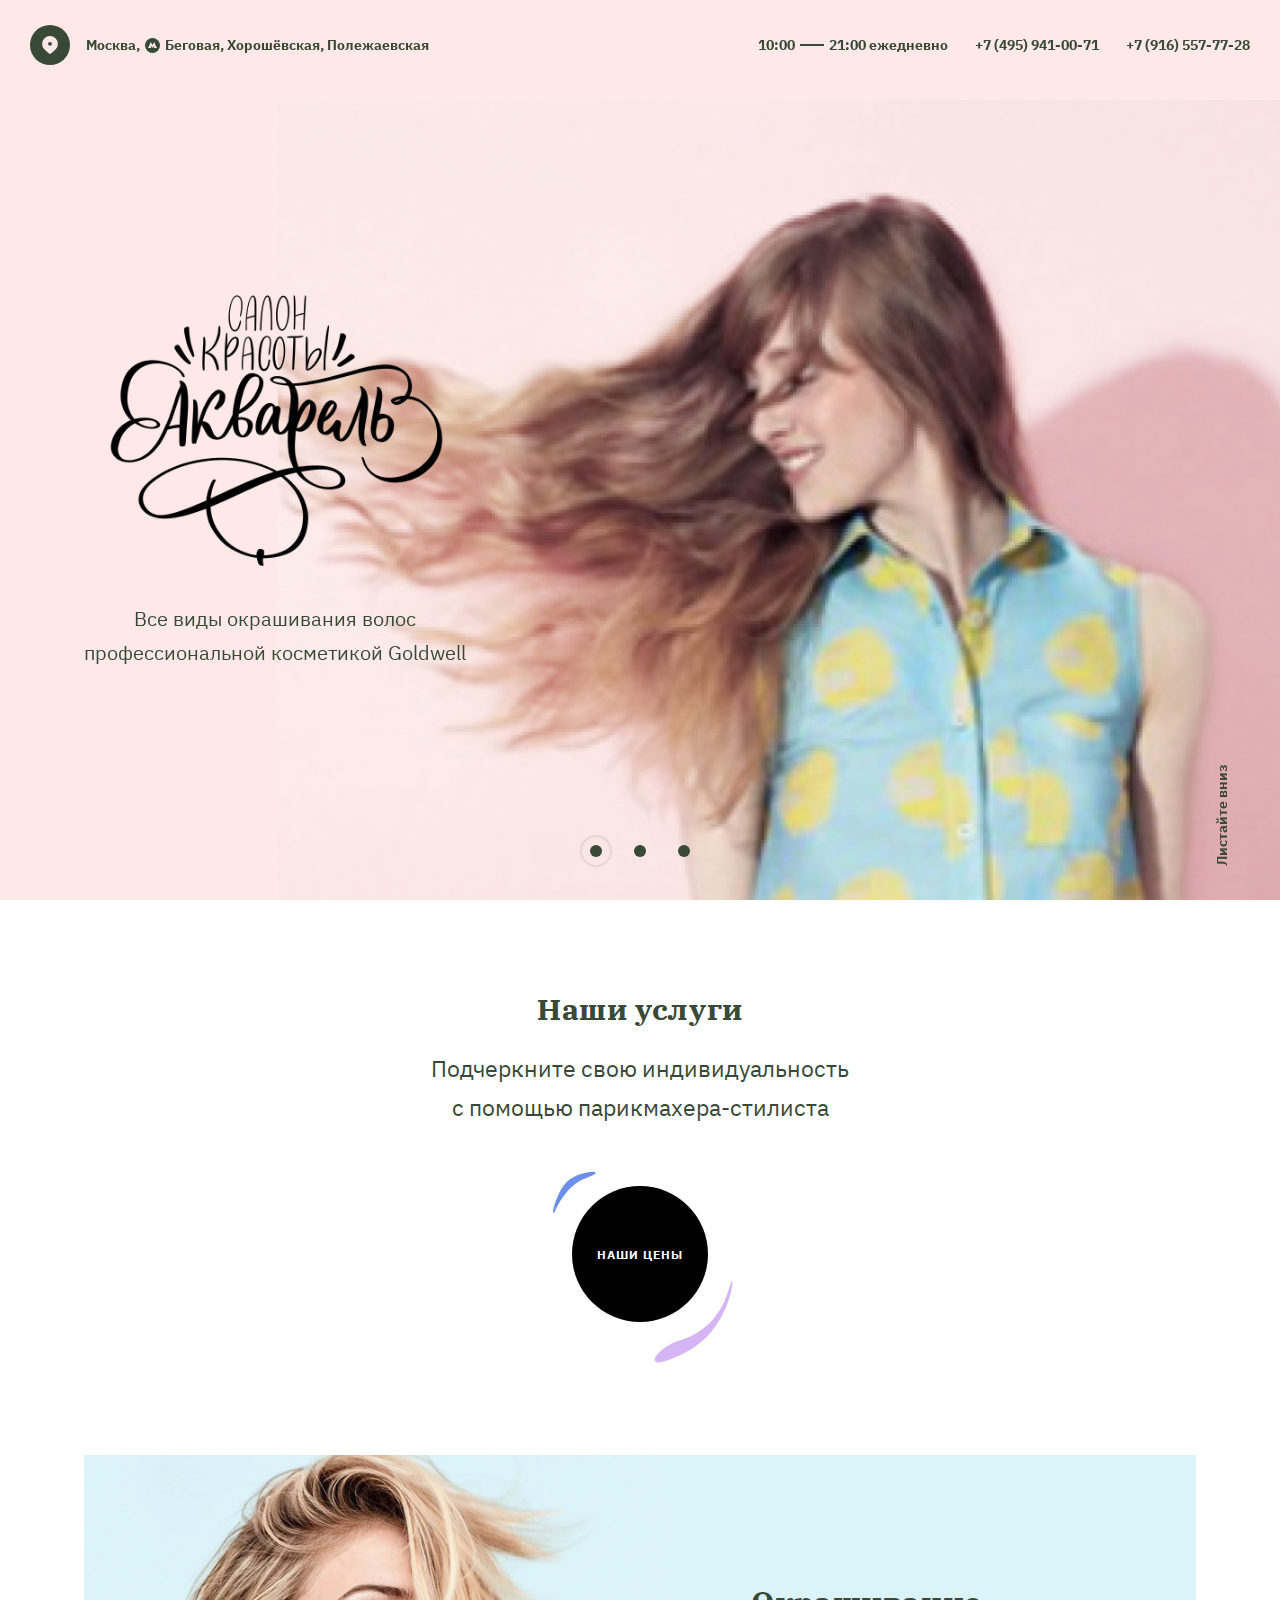
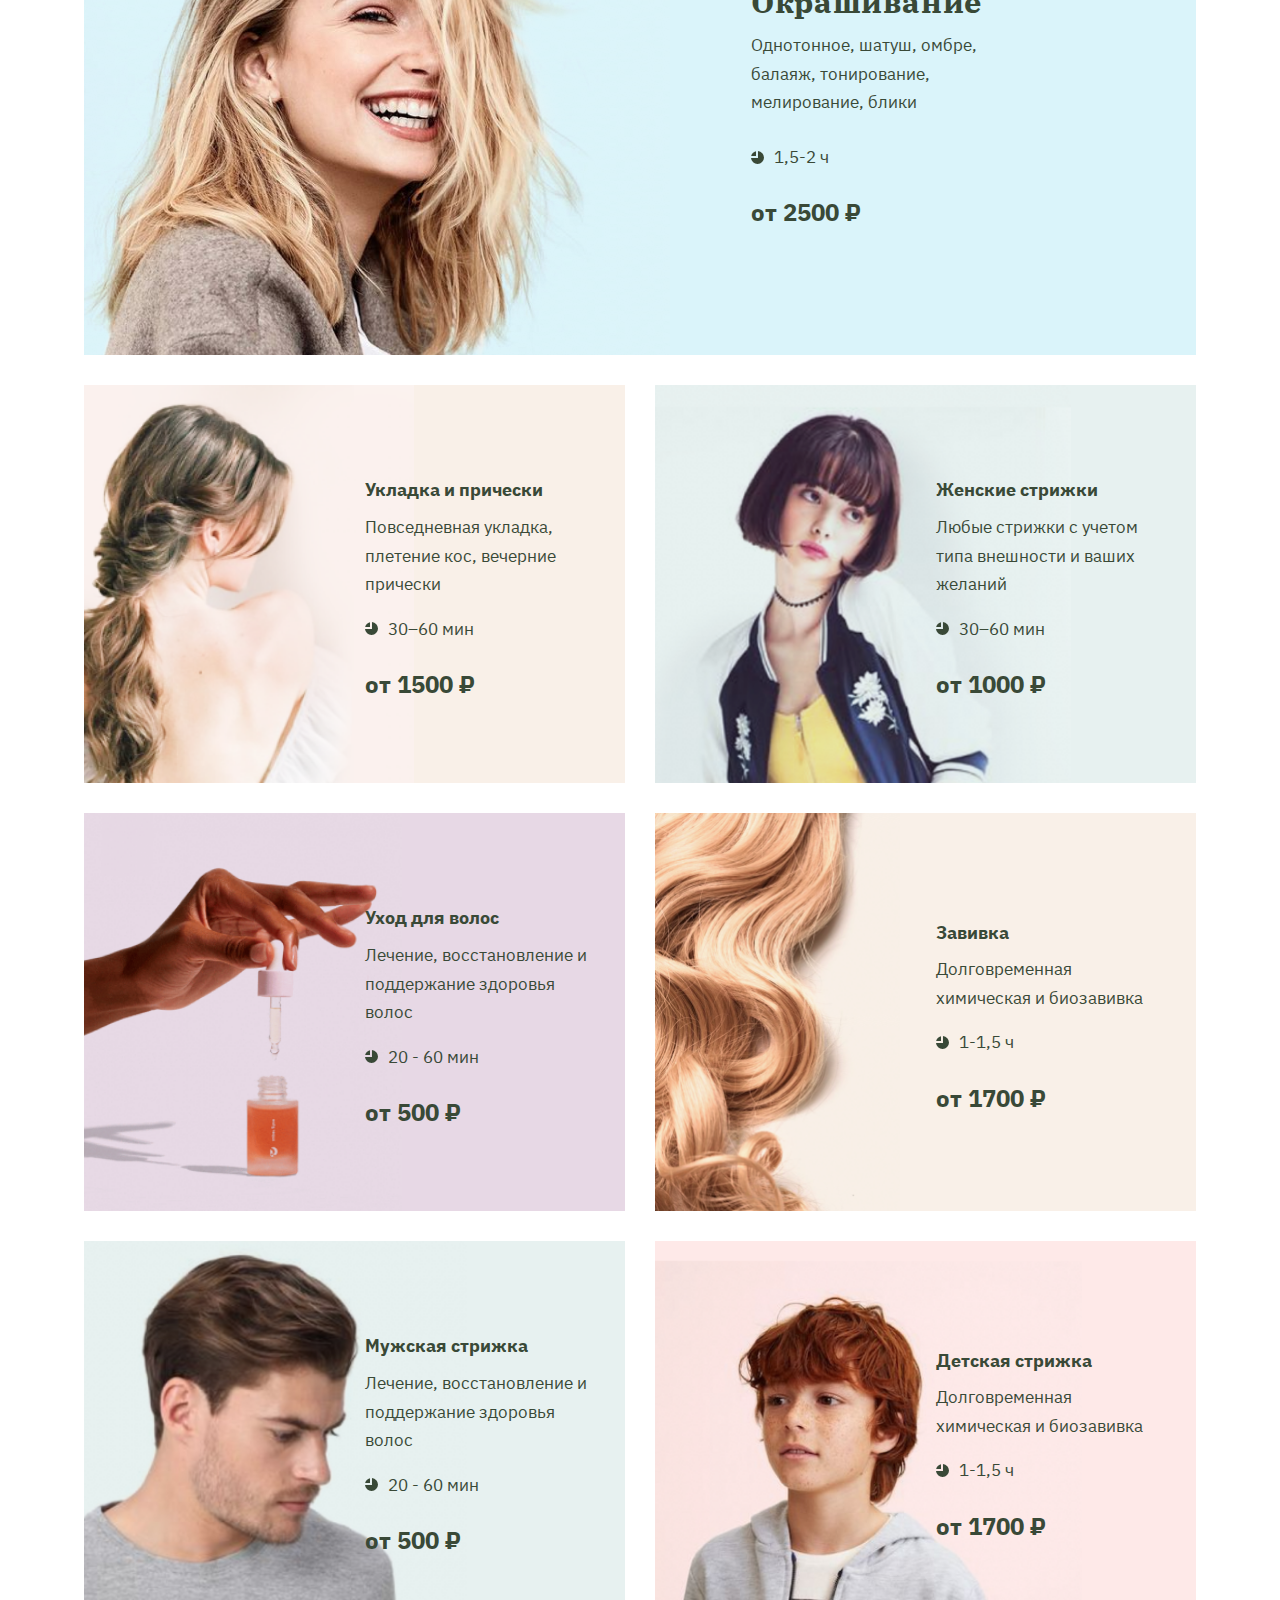
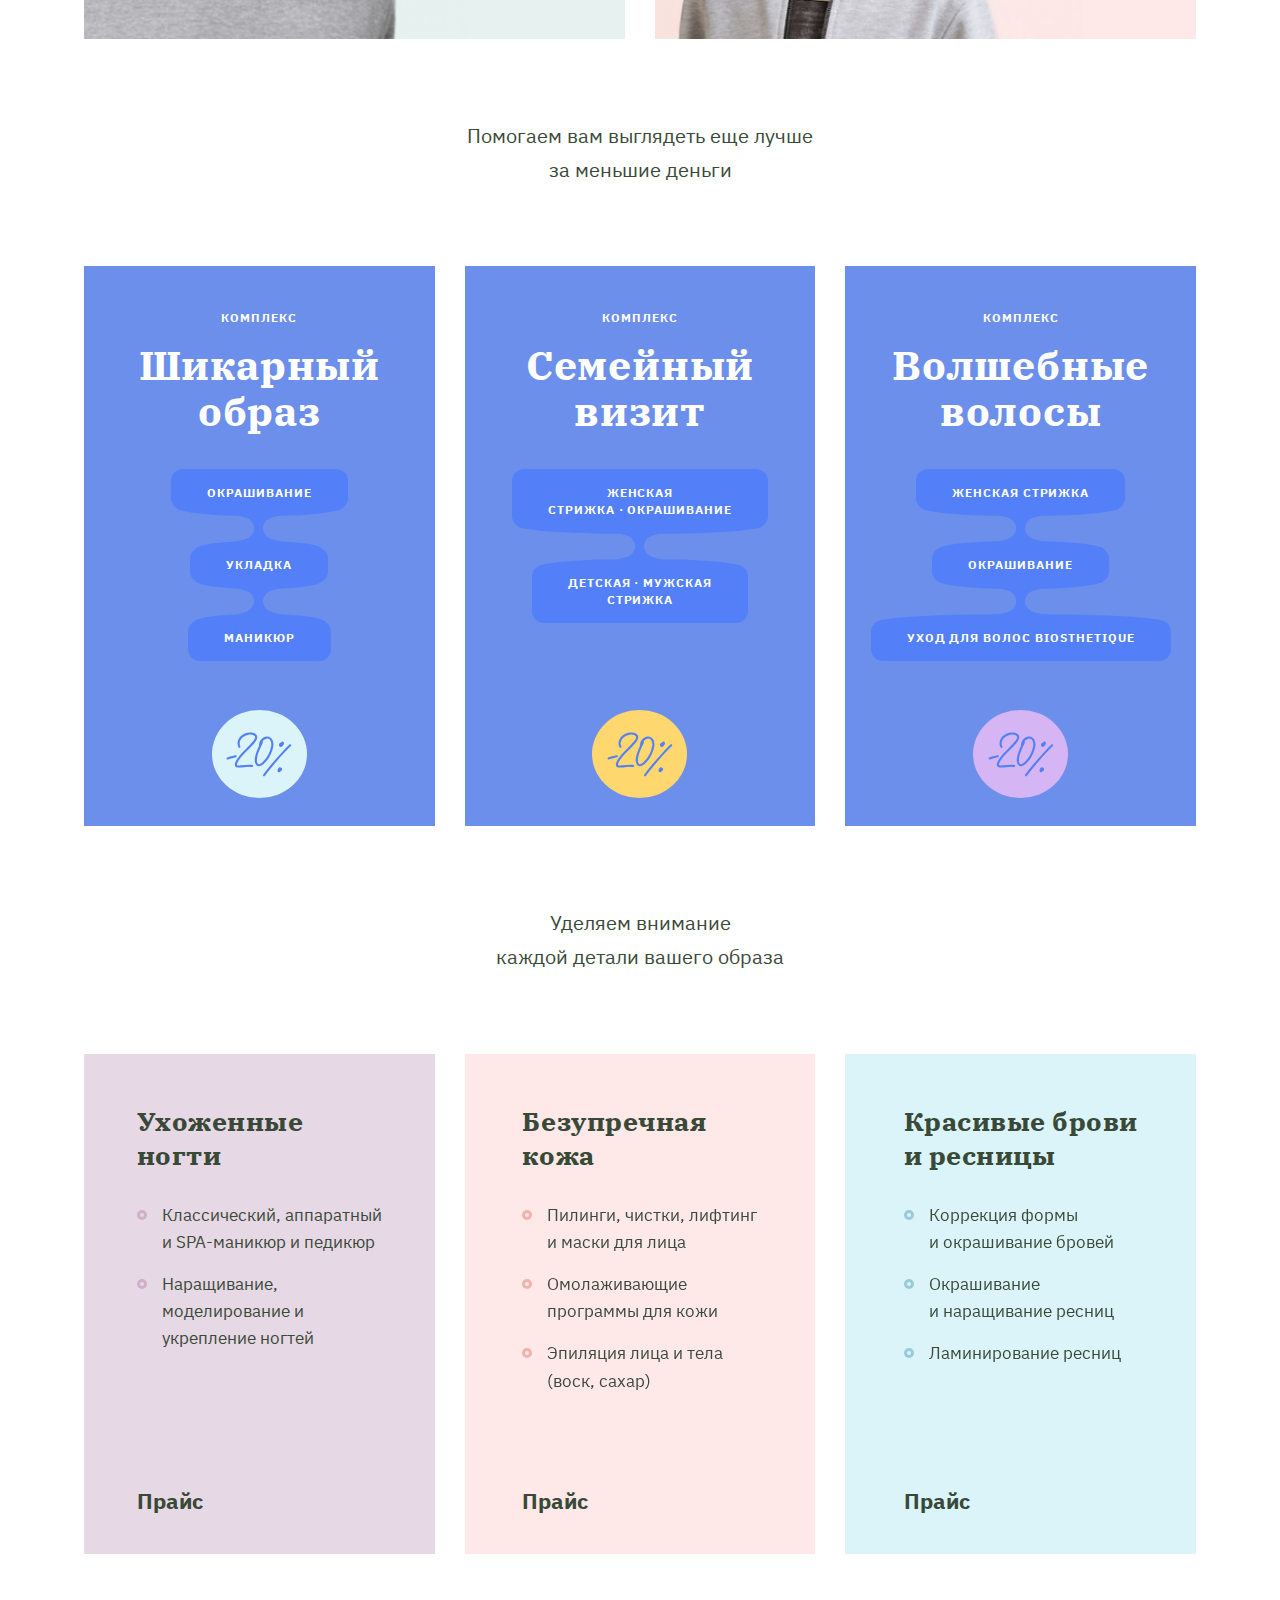
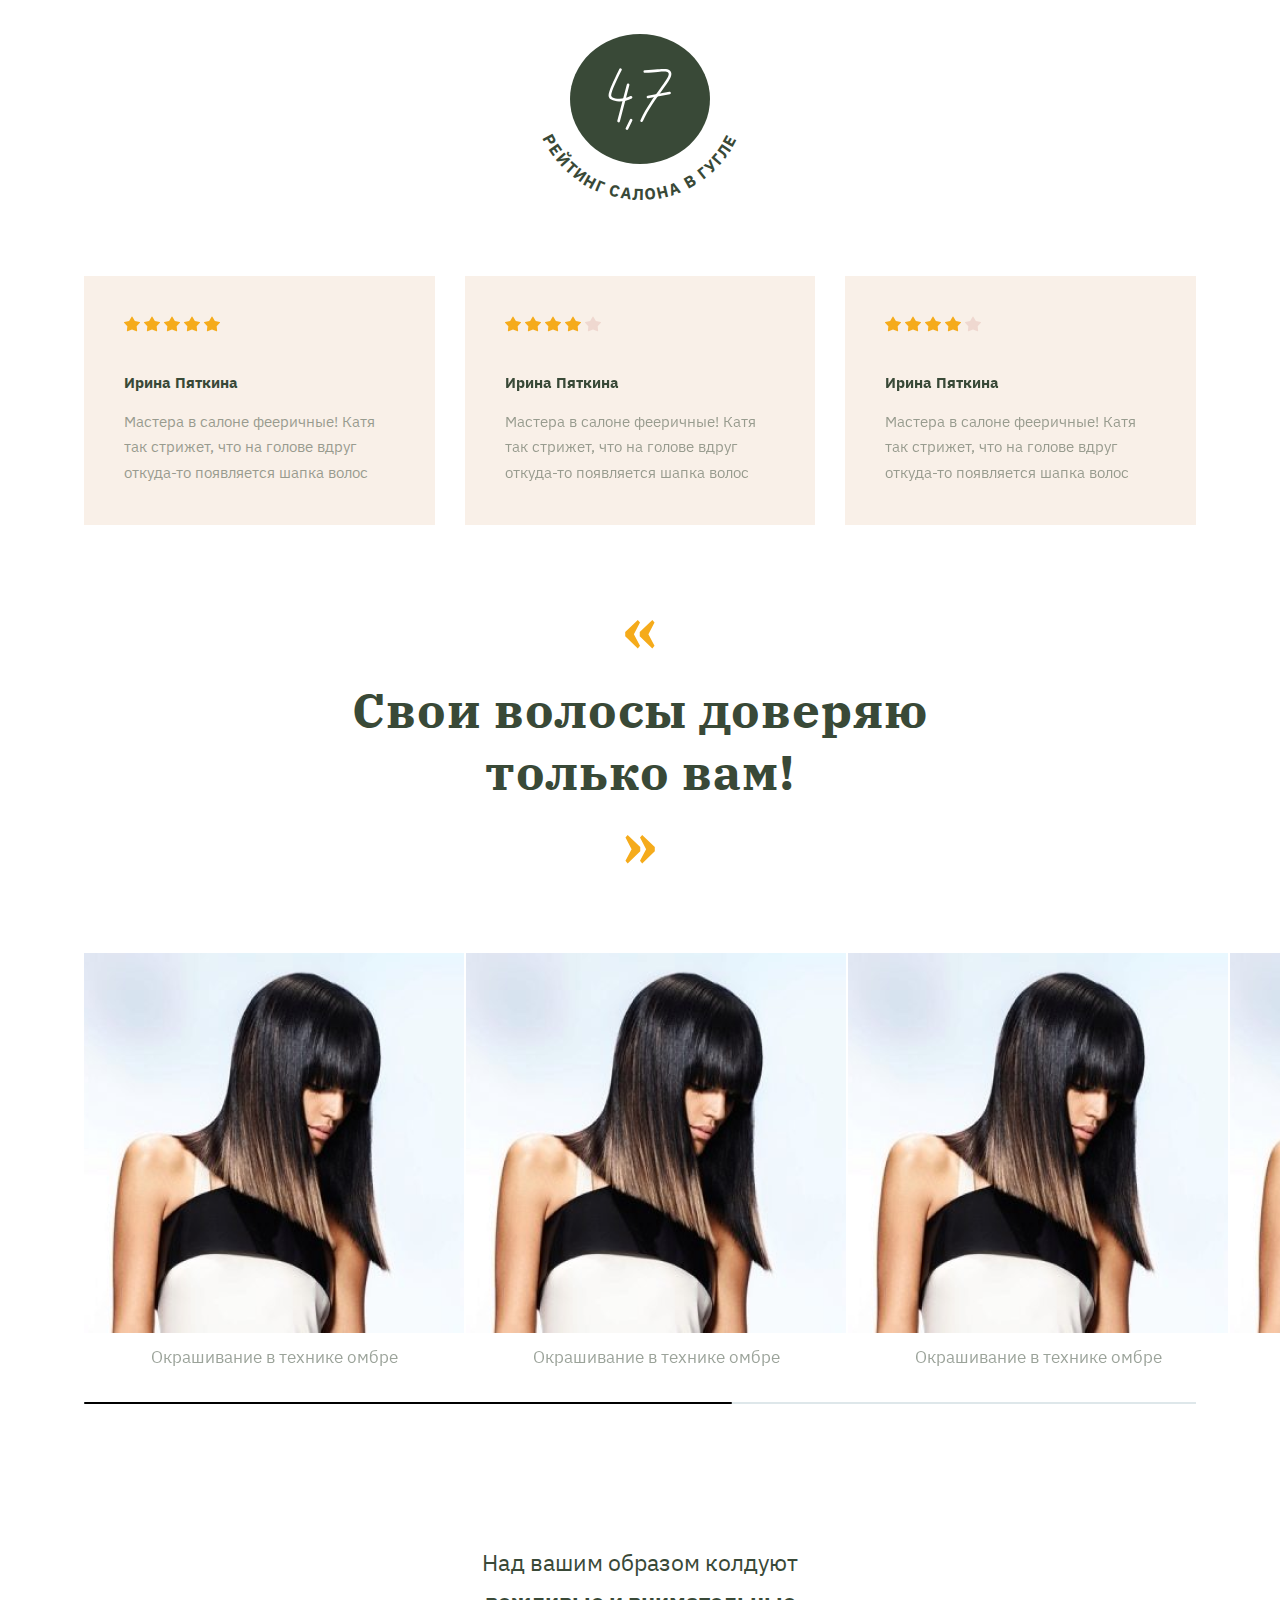
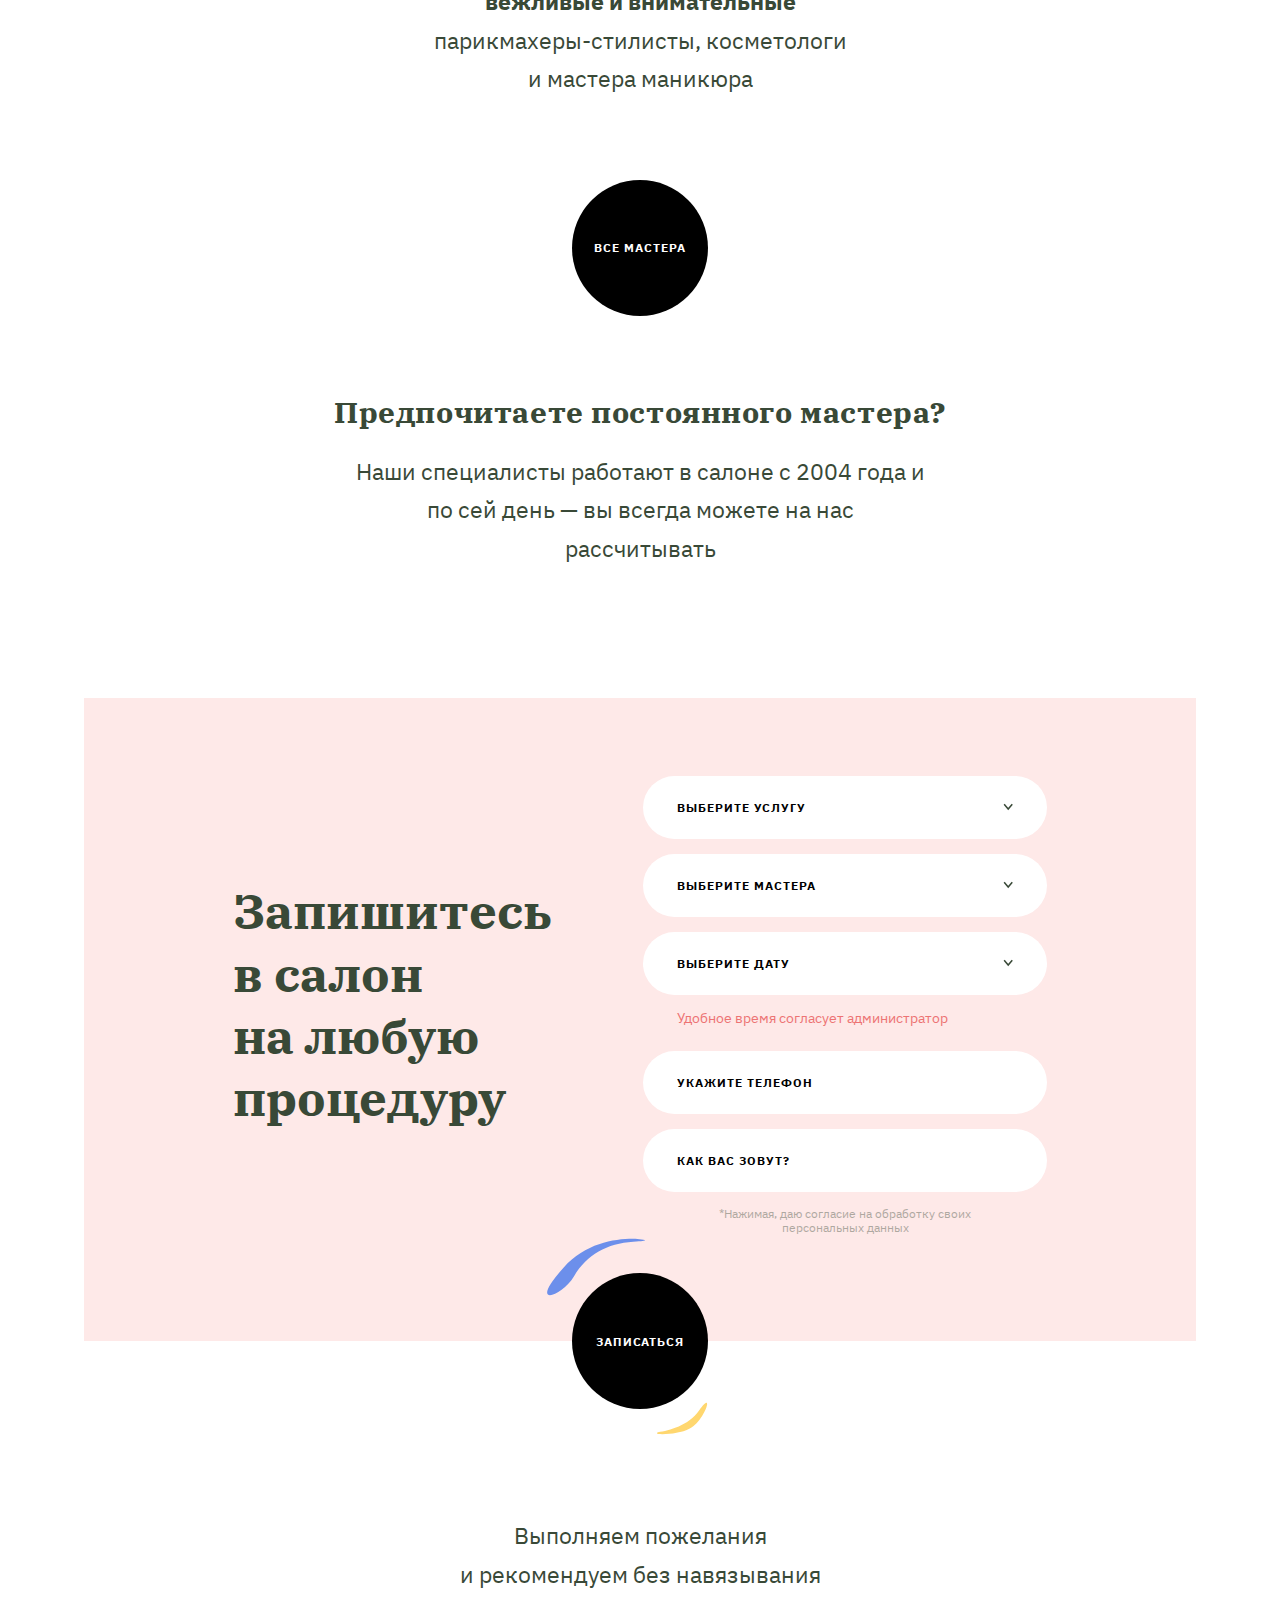
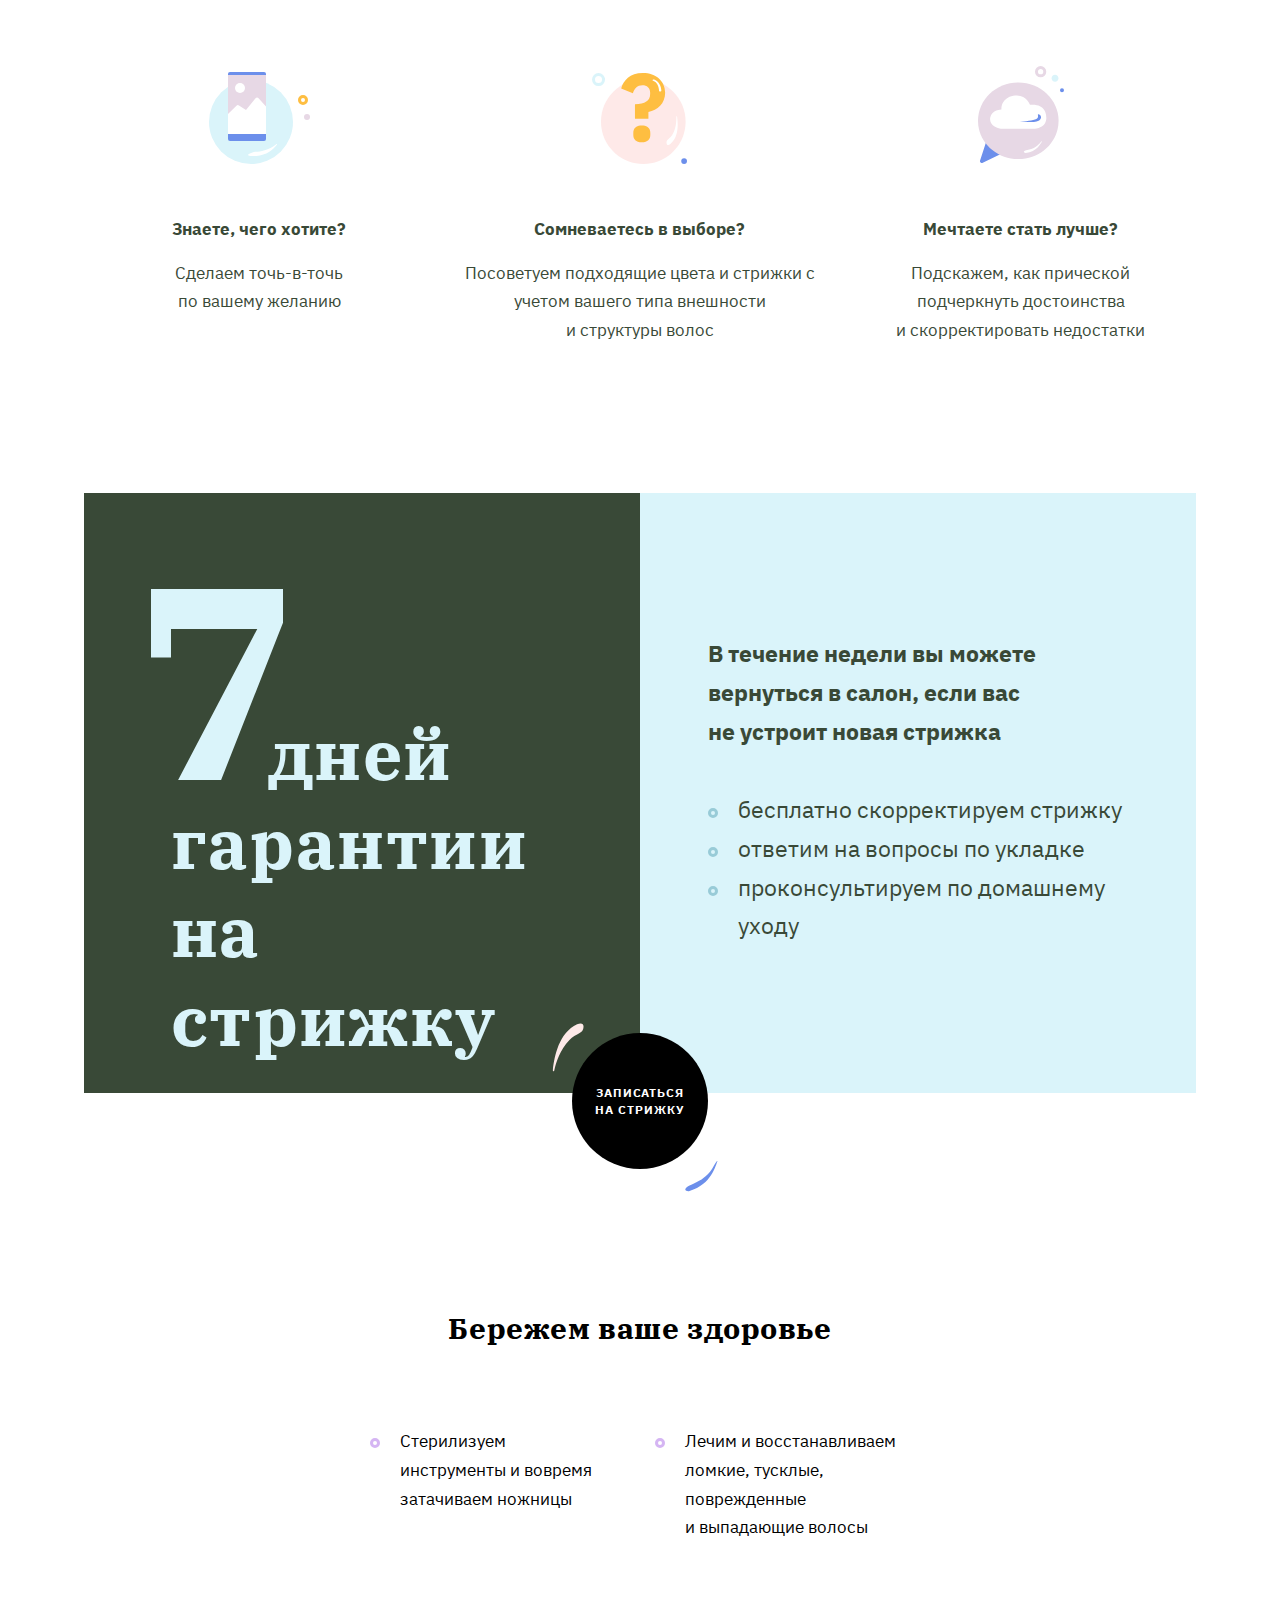
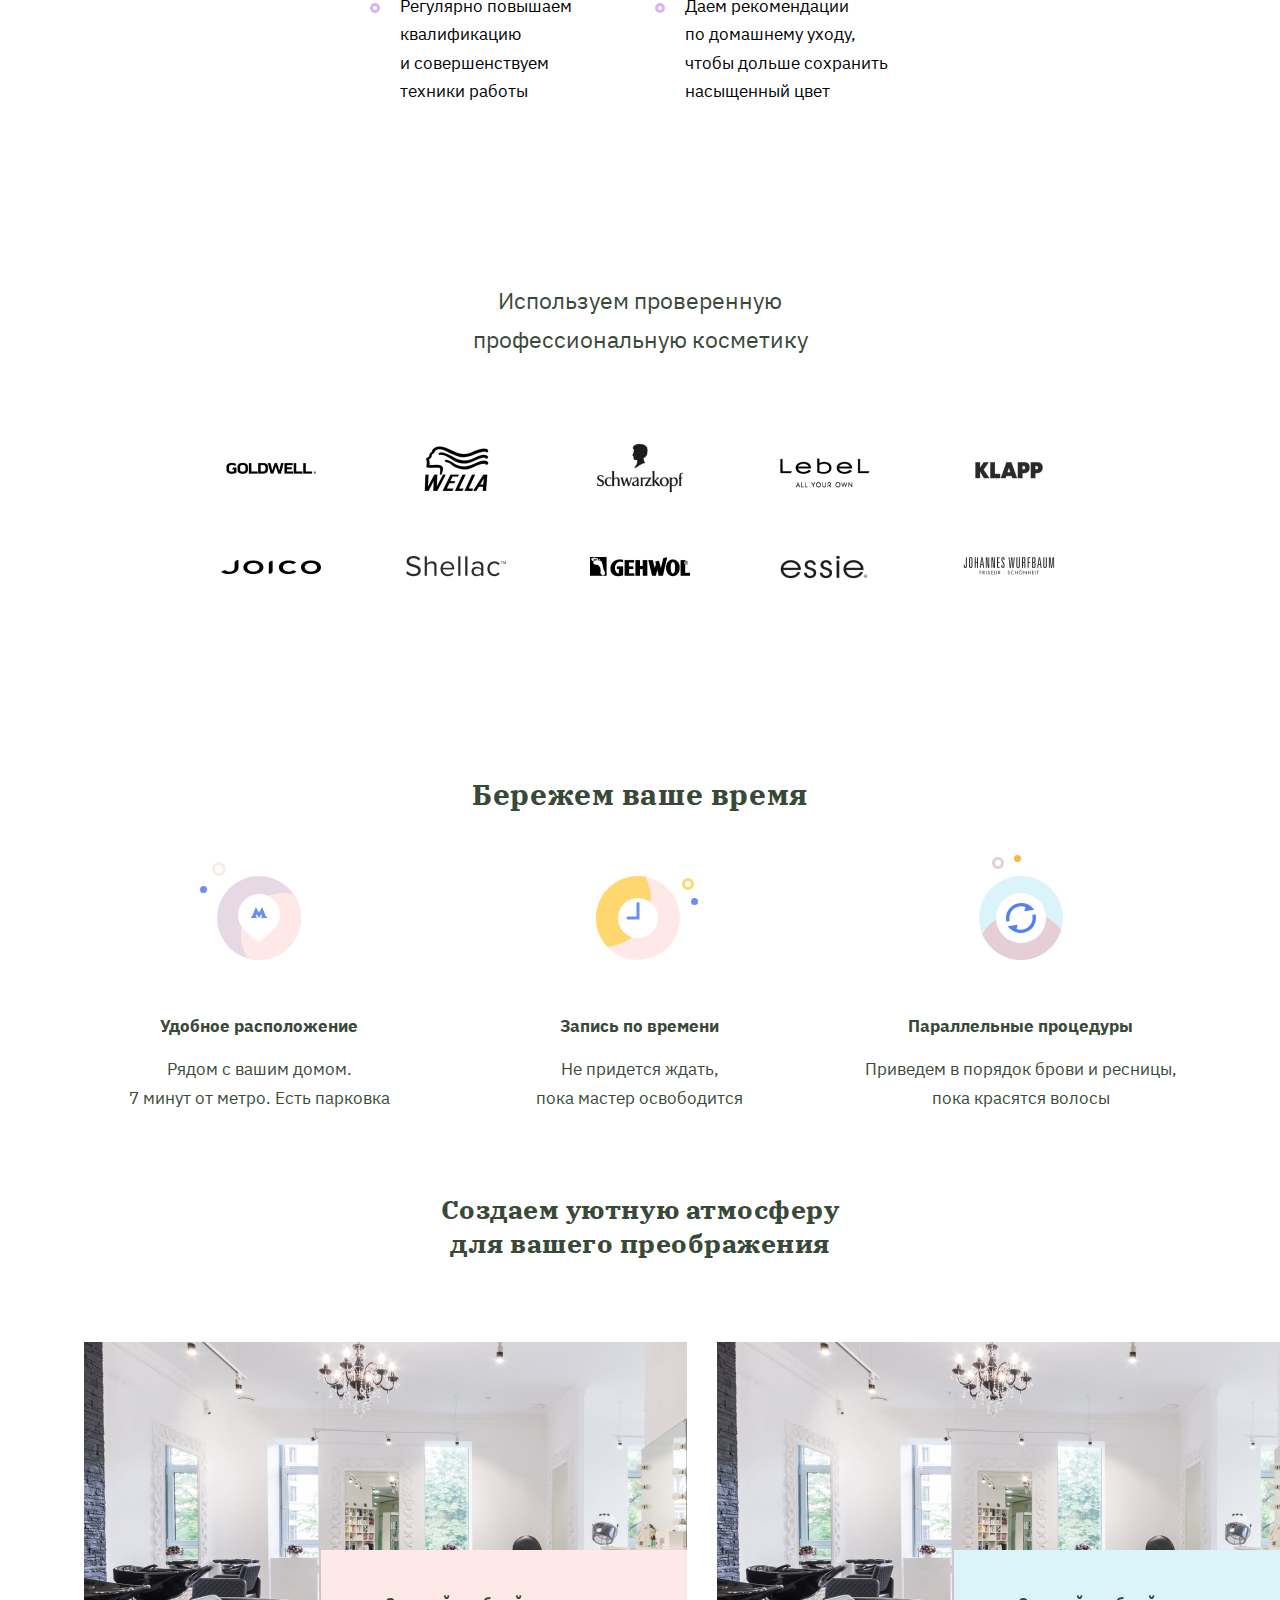
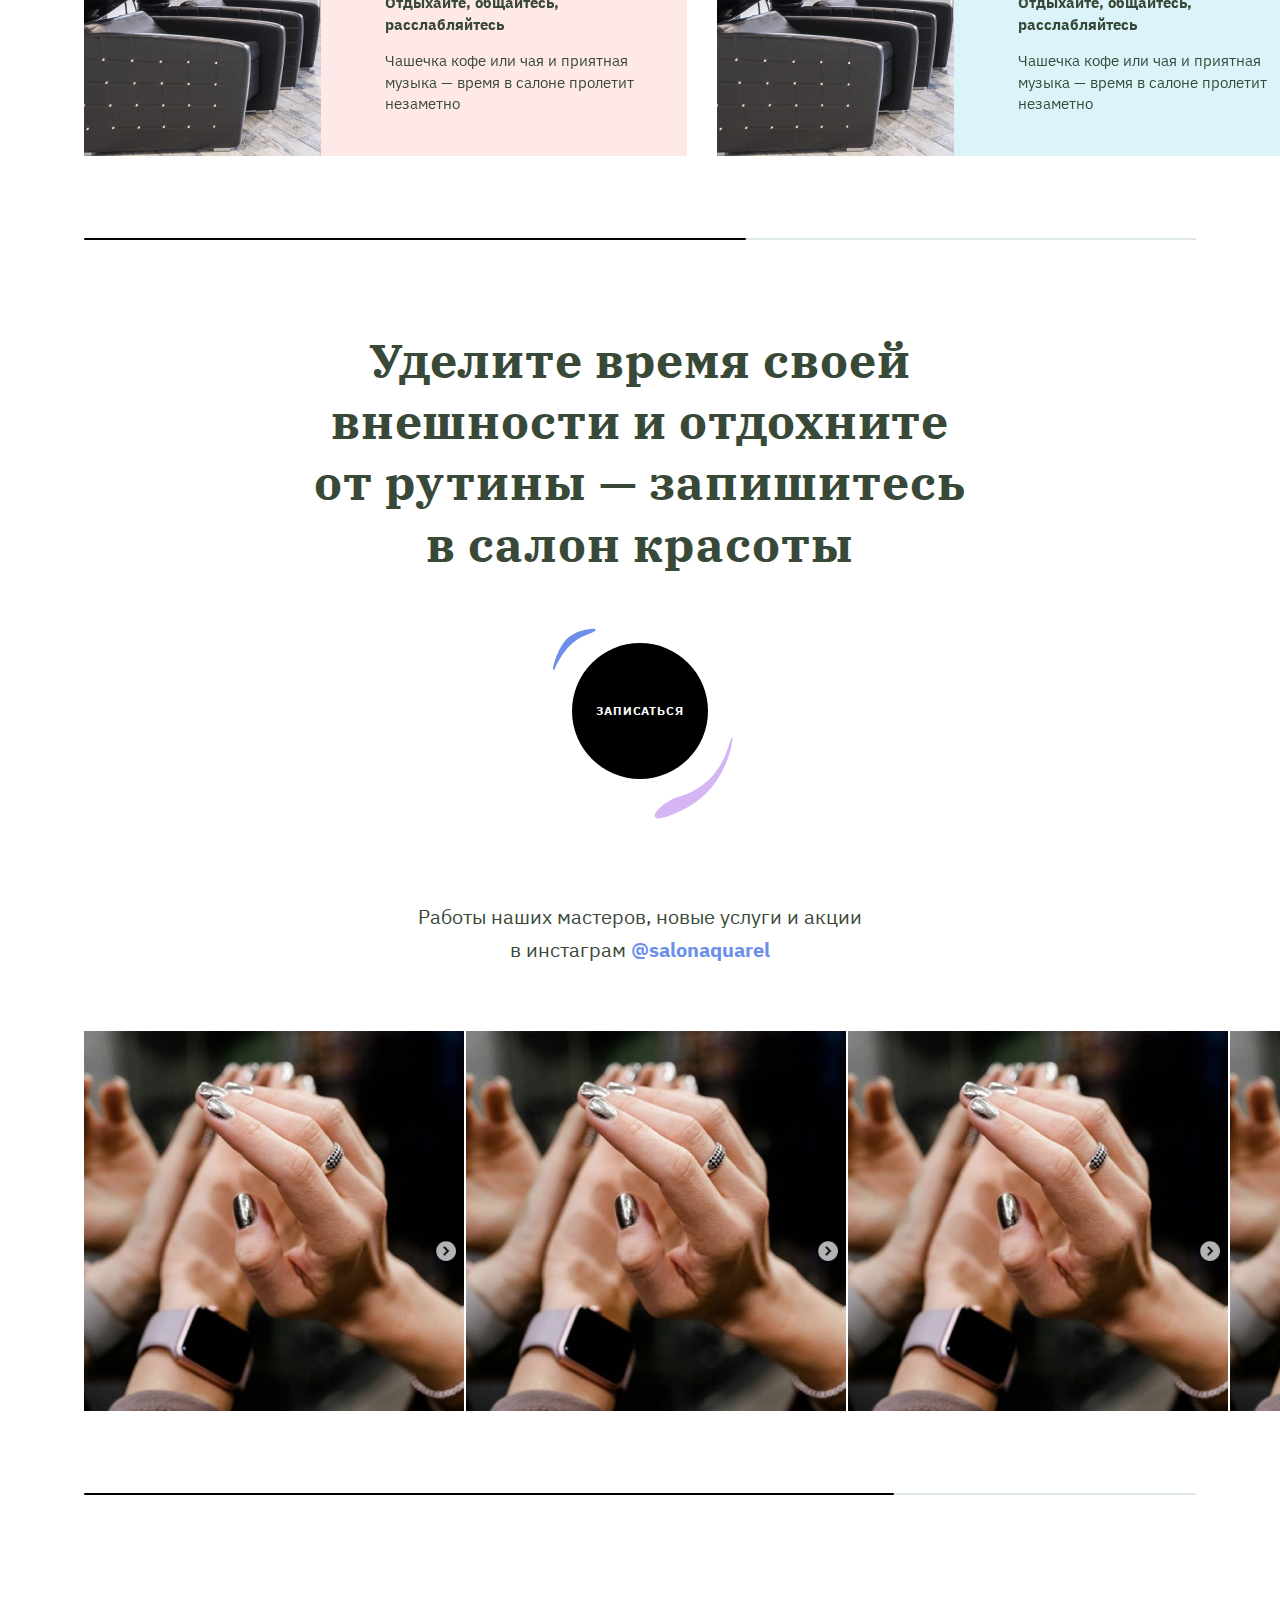
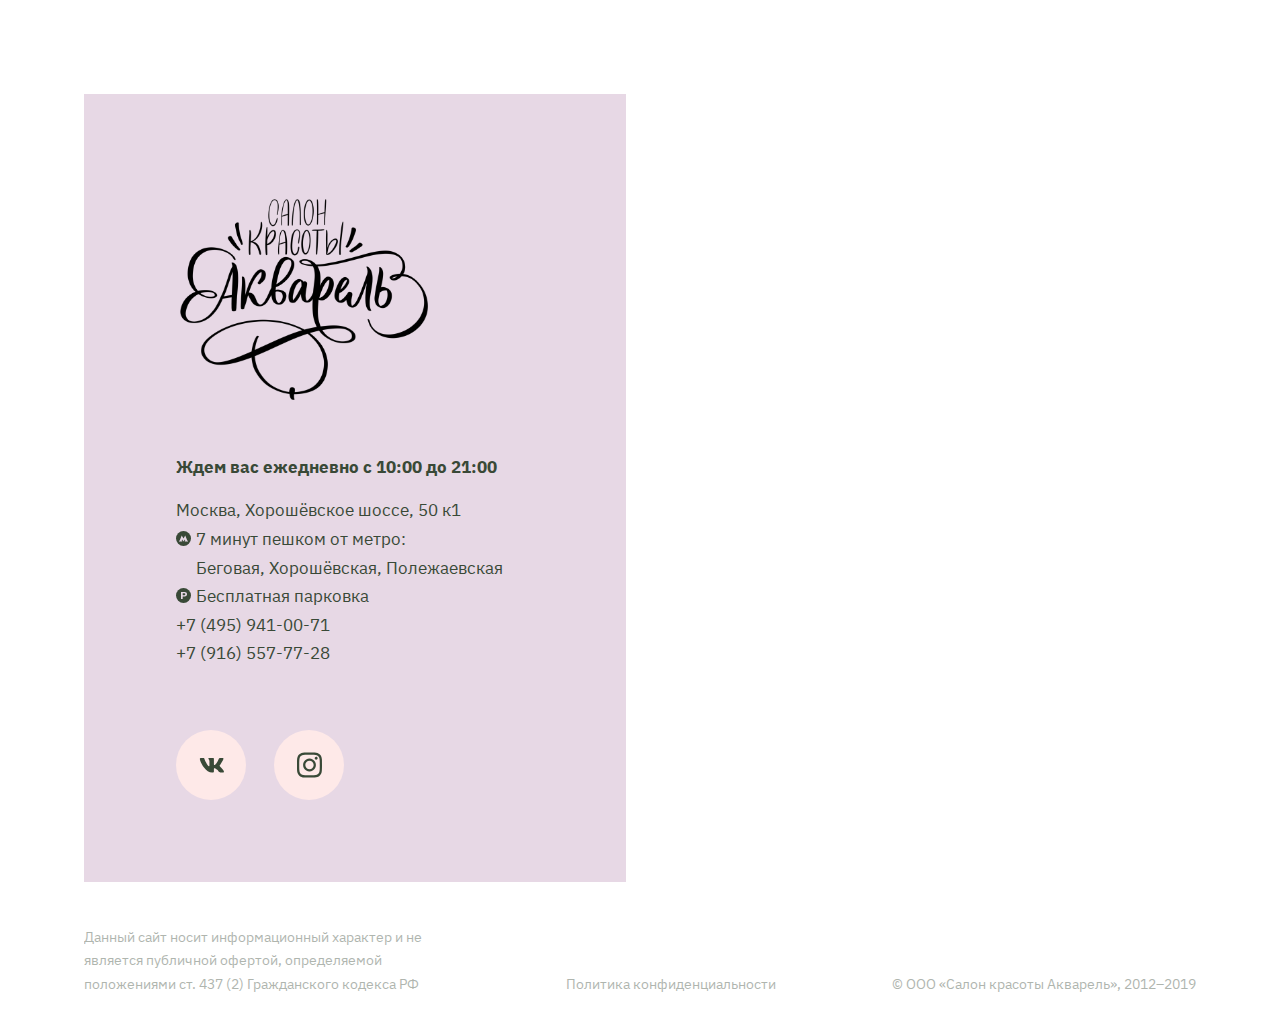
<file: aquarel/index.html>
<!DOCTYPE html>
<html lang="ru">
  <head>
    <meta charset="UTF-8">
    <meta name="viewport" content="width=device-width, initial-scale=1.0, maximum-scale=1.0, user-scalable=0">
    <meta http-equiv="X-UA-Compatible" content="ie=edge">
    <title>Aquarel</title>
    <link rel="stylesheet" href="./css/style.css">
    <link rel="icon" href="img/logo.png" type="image/png">
    <script src="https://api-maps.yandex.ru/2.1/?lang=ru_RU&amp;amp;apikey=cc4fe30f-a31a-4ad7-acb4-12fe653c8bbd" type="text/javascript"></script>
  </head>
  <body>
    <div class="header">
      <div class="header__topline topline"><a class="location hover topline__location" data-value="Посмотреть &lt;br&gt;на карте" href="#footer">
              <div class="location__round">
                <svg class="location__mark">
                  <use xlink:href="svg/sprite.svg#location-header"></use>
                </svg>
              </div><span class="location__city">Москва, <span class="location__metro">Беговая, Хорошёвская, Полежаевская</span></span></a>
            <div class="work-time topline__work-time"><span class="work-time__text">10:00</span><span class="work-time__text">21:00 ежедневно</span></div>
        <div class="topline__phone-block"><a class="phone topline__phone" href="tel:+74959410071">+7 (495) 941-00-71</a><a class="phone topline__phone" href="tel:+79165577728">+7 (916) 557-77-28</a>
        </div>
      </div><a class="go-down hover header__go-down" data-value="Скролл" href="#service">Листайте вниз</a>
      <div class="wrapper">
        <div class="header__inner">
          <div class="header__hero-block"><a class="hero popup-link hover" data-value="Записаться" href="#popup-form"><img class="hero__lettering" src="img/slogan.png" alt="name"><span class="hero__text">Все виды окрашивания волос <br>профессиональной косметикой Goldwell </span></a>
                <button class="btn btn_hidden btn_hidden-header popup-link" type="button" href="#popup-form">Записаться</button>
          </div>
          <div class="header__slider">
            <div class="swiper-wrapper">
              <div class="header__slide header__slide_1 swiper-slide"></div>
              <div class="header__slide header__slide_2 swiper-slide"></div>
              <div class="header__slide header__slide_3 swiper-slide"></div>
            </div>
            <div class="header-pagination"></div>
          </div>
        </div>
      </div>
    </div>
    <div class="service" id="service">
      <div class="wrapper">
        <div class="service__inner">
              <div class="section-title service__title">Наши услуги</div>
              <div class="section-subtitle service__subtitle">Подчеркните свою индивидуальность <br> с помощью парикмахера-стилиста</div>
              <button class="btn btn_instagram service__btn popup-link" type="button" href="#full-price">Наши цены</button>
          <div class="service__list"><a class="popup-link service-item service-item_big service__item hover" data-option="Окрашивание" data-value="Записаться" href="#popup-form" style="background: #DAF4FA url(img/service.png) no-repeat;
            background-size: contain">
                  <div class="service-item__content"><span class="service-item__title service-item__title_big">Окрашивание</span><span class="service-item__subtitle">Однотонное, шатуш, омбре, балаяж, тонирование, мелирование, блики</span>
                    <div class="service-item__timeblock">
                      <svg class="icon service-item__icon_time">
                        <use xlink:href="svg/sprite.svg#time"></use>
                      </svg><span class="service-item__time">1,5-2 ч</span>
                    </div><span class="service-item__price">от 2500 ₽</span>
                  </div></a><a class="popup-link service-item service-item_small service__item hover" data-option="Укладка и прически" data-value="Записаться" href="#popup-form" style="background: #F9F0E8 url(img/service-small.png) no-repeat;
            background-size: contain">
                  <div class="service-item__content"><span class="service-item__title undefined">Укладка и прически</span><span class="service-item__subtitle">Повседневная укладка, плетение кос, вечерние прически</span>
                    <div class="service-item__timeblock">
                      <svg class="icon service-item__icon_time">
                        <use xlink:href="svg/sprite.svg#time"></use>
                      </svg><span class="service-item__time">30–60 мин</span>
                    </div><span class="service-item__price">от 1500 ₽</span>
                  </div></a><a class="popup-link service-item service-item_small service__item hover" data-option="Женская стрижка" data-value="Записаться" href="#popup-form" style="background: #E7F1F0 url(img/service-small2.png) no-repeat;
            background-size: contain">
                  <div class="service-item__content"><span class="service-item__title undefined">Женские стрижки</span><span class="service-item__subtitle">Любые стрижки с учетом типа внешности и ваших желаний</span>
                    <div class="service-item__timeblock">
                      <svg class="icon service-item__icon_time">
                        <use xlink:href="svg/sprite.svg#time"></use>
                      </svg><span class="service-item__time">30–60 мин</span>
                    </div><span class="service-item__price">от 1000 ₽</span>
                  </div></a><a class="popup-link service-item service-item_small service__item hover" data-option="Уход за волосами" data-value="Записаться" href="#popup-form" style="background: #E7D8E5 url(img/service-small3.png) no-repeat;
            background-size: contain">
                  <div class="service-item__content"><span class="service-item__title undefined">Уход для волос</span><span class="service-item__subtitle">Лечение, восстановление и поддержание здоровья волос</span>
                    <div class="service-item__timeblock">
                      <svg class="icon service-item__icon_time">
                        <use xlink:href="svg/sprite.svg#time"></use>
                      </svg><span class="service-item__time">20 - 60 мин</span>
                    </div><span class="service-item__price">от 500 ₽</span>
                  </div></a><a class="popup-link service-item service-item_small service__item hover" data-option="Завивка" data-value="Записаться" href="#popup-form" style="background: #F9F0E8 url(img/service-small4.png) no-repeat;
            background-size: contain">
                  <div class="service-item__content"><span class="service-item__title undefined">Завивка</span><span class="service-item__subtitle">Долговременная химическая и биозавивка</span>
                    <div class="service-item__timeblock">
                      <svg class="icon service-item__icon_time">
                        <use xlink:href="svg/sprite.svg#time"></use>
                      </svg><span class="service-item__time">1-1,5 ч</span>
                    </div><span class="service-item__price">от 1700 ₽</span>
                  </div></a><a class="popup-link service-item service-item_small service__item hover" data-option="Мужская стрижка" data-value="Записаться" href="#popup-form" style="background: #E7F1F0 url(img/service-small5.png) no-repeat;
            background-size: contain">
                  <div class="service-item__content"><span class="service-item__title undefined">Мужская стрижка</span><span class="service-item__subtitle">Лечение, восстановление и поддержание здоровья волос</span>
                    <div class="service-item__timeblock">
                      <svg class="icon service-item__icon_time">
                        <use xlink:href="svg/sprite.svg#time"></use>
                      </svg><span class="service-item__time">20 - 60 мин</span>
                    </div><span class="service-item__price">от 500 ₽</span>
                  </div></a><a class="popup-link service-item service-item_small service__item hover" data-option="Детская стрижка" data-value="Записаться" href="#popup-form" style="background: #FEE9E8 url(img/service-small6.png) no-repeat;
            background-size: contain">
                  <div class="service-item__content"><span class="service-item__title undefined">Детская стрижка</span><span class="service-item__subtitle">Долговременная химическая и биозавивка</span>
                    <div class="service-item__timeblock">
                      <svg class="icon service-item__icon_time">
                        <use xlink:href="svg/sprite.svg#time"></use>
                      </svg><span class="service-item__time">1-1,5 ч</span>
                    </div><span class="service-item__price">от 1700 ₽</span>
                  </div></a>
          </div>
        </div>
      </div>
    </div>
    <div class="complex">
      <div class="wrapper">
        <div class="complex__inner">
              <div class="section-subtitle complex__subtitle">Помогаем вам выглядеть еще лучше <br> за меньшие деньги</div>
          <div class="complex__list slider__main">
            <div class="swiper-wrapper">
              <svg class="icon complex__hand">
                <use xlink:href="svg/sprite.svg#hand"></use>
              </svg><a class="popup-link complex-item swiper-slide hover complex__item" data-value="Записаться" data-option="Шикарный образ" href="#popup-form"><span class="complex-item__type">Комплекс</span><span class="complex-item__title">Шикарный образ</span>
                    <div class="complex-item__list"><span class="complex-item__item">окрашивание</span>
                      <svg class="icon complex-item__connector">
                        <use xlink:href="svg/sprite.svg#connector"></use>
                      </svg><span class="complex-item__item">укладка</span>
                      <svg class="icon complex-item__connector">
                        <use xlink:href="svg/sprite.svg#connector"></use>
                      </svg><span class="complex-item__item">маникюр</span>
                    </div>
                    <div class="complex-item__discount" style="background: #DAF4FA">
                      <svg class="icon complex-item__number">
                        <use xlink:href="svg/sprite.svg#20procent"></use>
                      </svg>
                    </div></a><a class="popup-link complex-item swiper-slide hover complex__item" data-value="Записаться" data-option="Семейный визит" href="#popup-form"><span class="complex-item__type">Комплекс</span><span class="complex-item__title">Семейный визит</span>
                    <div class="complex-item__list"><span class="complex-item__item">Женская <br> стрижка · окрашивание</span>
                      <svg class="icon complex-item__connector">
                        <use xlink:href="svg/sprite.svg#connector"></use>
                      </svg><span class="complex-item__item">детская · мужская <br> стрижка</span>
                    </div>
                    <div class="complex-item__discount" style="background: #FFD76F">
                      <svg class="icon complex-item__number">
                        <use xlink:href="svg/sprite.svg#20procent"></use>
                      </svg>
                    </div></a><a class="popup-link complex-item swiper-slide hover complex__item" data-value="Записаться" data-option="Волшебные волосы" href="#popup-form"><span class="complex-item__type">Комплекс</span><span class="complex-item__title">Волшебные волосы</span>
                    <div class="complex-item__list"><span class="complex-item__item">Женская стрижка</span>
                      <svg class="icon complex-item__connector">
                        <use xlink:href="svg/sprite.svg#connector"></use>
                      </svg><span class="complex-item__item">окрашивание</span>
                      <svg class="icon complex-item__connector">
                        <use xlink:href="svg/sprite.svg#connector"></use>
                      </svg><span class="complex-item__item">уход для волос Biosthetique</span>
                    </div>
                    <div class="complex-item__discount" style="background: #D5B5F3">
                      <svg class="icon complex-item__number">
                        <use xlink:href="svg/sprite.svg#20procent"></use>
                      </svg>
                    </div></a>
            </div>
          </div>
        </div>
      </div>
    </div>
    <div class="about">
      <div class="wrapper">
        <div class="about__inner">
              <div class="section-subtitle about__subtitle">Уделяем внимание <br> каждой детали вашего образа</div>
          <div class="complex__list slider__main">
            <div class="swiper-wrapper">
              <svg class="icon complex__hand about__hand">
                <use xlink:href="svg/sprite.svg#hand"></use>
              </svg>
                  <div class="about-item swiper-slide hover about__item" data-value="Записаться" data-href="j-popup-form" style="background: #E7D8E5">
                    <div class="about-item__wrapper"><span class="about-item__title">Ухоженные <br> ногти</span>
                      <ul class="about-item__list">
                        <li class="about-item__item about-item__item_purple">Классический, аппаратный <br> и SPA-маникюр и педикюр</li>
                        <li class="about-item__item about-item__item_purple">Наращивание, <br> моделирование и <br> укрепление ногтей</li>
                      </ul><a class="about-item__price popup-link" data-value="Посмотреть прайс" href="#nails">Прайс</a>
                    </div>
                  </div>
                  <div class="about-item swiper-slide hover about__item" data-value="Записаться" data-href="j-popup-form" style="background: #FEE9E8">
                    <div class="about-item__wrapper"><span class="about-item__title">Безупречная <br> кожа</span>
                      <ul class="about-item__list">
                        <li class="about-item__item about-item__item_orange">Пилинги, чистки, лифтинг <br> и маски для лица</li>
                        <li class="about-item__item about-item__item_orange">Омолаживающие <br> программы для кожи</li>
                        <li class="about-item__item about-item__item_orange">Эпиляция лица и тела <br> (воск, сахар)</li>
                      </ul><a class="about-item__price popup-link" data-value="Посмотреть прайс" href="#skin">Прайс</a>
                    </div>
                  </div>
                  <div class="about-item swiper-slide hover about__item" data-value="Записаться" data-href="j-popup-form" style="background: #DAF4FA">
                    <div class="about-item__wrapper"><span class="about-item__title">Красивые брови <br> и ресницы</span>
                      <ul class="about-item__list">
                        <li class="about-item__item about-item__item_blue">Коррекция формы <br> и окрашивание бровей</li>
                        <li class="about-item__item about-item__item_blue">Окрашивание <br> и наращивание ресниц</li>
                        <li class="about-item__item about-item__item_blue">Ламинирование ресниц</li>
                      </ul><a class="about-item__price popup-link" data-value="Посмотреть прайс" href="#eyebrows">Прайс</a>
                    </div>
                  </div>
            </div>
          </div>
        </div>
      </div>
    </div>
    <div class="review">
      <div class="wrapper">
        <div class="review__inner">
          <div class="review__block">
            <div class="review__rating">
              <svg class="icon review__svg">
                <use xlink:href="svg/sprite.svg#4-7"></use>
              </svg>
            </div>
                <div class="text-round review__text">
                  <svg xmlns="http://www.w3.org/2000/svg" xmlns:xlink="http://www.w3.org/1999/xlink" width="240px" height="240px" viewBox="0 0 240 240">
                    <defs>
                      <path id="subheading-arc" d="M 12 120 a 108 108 0 0 0 216 0"></path>
                    </defs>
                    <use xlink:href="#subheading-arc" fill="none"></use>
                    <text class="text-round__text" fill="#394937" text-anchor="middle">
                      <textPath startOffset="50%" xlink:href="#subheading-arc">Рейтинг салона в гугле</textPath>
                    </text>
                  </svg>
                </div>
          </div>
          <div class="review__list slider__main">  
            <div class="swiper-wrapper">
                  <div class="review-item swiper-slide review__item">
                    <div class="review-item__rating">
                      <svg class="icon review-item__icon_star">
                        <use xlink:href="svg/sprite.svg#star"></use>
                      </svg>
                      <svg class="icon review-item__icon_star">
                        <use xlink:href="svg/sprite.svg#star"></use>
                      </svg>
                      <svg class="icon review-item__icon_star">
                        <use xlink:href="svg/sprite.svg#star"></use>
                      </svg>
                      <svg class="icon review-item__icon_star">
                        <use xlink:href="svg/sprite.svg#star"></use>
                      </svg>
                      <svg class="icon review-item__icon_star">
                        <use xlink:href="svg/sprite.svg#star"></use>
                      </svg>
                    </div><span class="review-item__author">Ирина Пяткина</span>
                    <p class="review-item__text">Мастера в салоне фееричные! Катя так стрижет, что на голове вдруг откуда-то появляется шапка волос</p>
                  </div>
                  <div class="review-item swiper-slide review__item">
                    <div class="review-item__rating">
                      <svg class="icon review-item__icon_star">
                        <use xlink:href="svg/sprite.svg#star"></use>
                      </svg>
                      <svg class="icon review-item__icon_star">
                        <use xlink:href="svg/sprite.svg#star"></use>
                      </svg>
                      <svg class="icon review-item__icon_star">
                        <use xlink:href="svg/sprite.svg#star"></use>
                      </svg>
                      <svg class="icon review-item__icon_star">
                        <use xlink:href="svg/sprite.svg#star"></use>
                      </svg>
                      <svg class="icon review-item__icon_star-empty">
                        <use xlink:href="svg/sprite.svg#star"></use>
                      </svg>
                    </div><span class="review-item__author">Ирина Пяткина</span>
                    <p class="review-item__text">Мастера в салоне фееричные! Катя так стрижет, что на голове вдруг откуда-то появляется шапка волос</p>
                  </div>
                  <div class="review-item swiper-slide review__item">
                    <div class="review-item__rating">
                      <svg class="icon review-item__icon_star">
                        <use xlink:href="svg/sprite.svg#star"></use>
                      </svg>
                      <svg class="icon review-item__icon_star">
                        <use xlink:href="svg/sprite.svg#star"></use>
                      </svg>
                      <svg class="icon review-item__icon_star">
                        <use xlink:href="svg/sprite.svg#star"></use>
                      </svg>
                      <svg class="icon review-item__icon_star">
                        <use xlink:href="svg/sprite.svg#star"></use>
                      </svg>
                      <svg class="icon review-item__icon_star-empty">
                        <use xlink:href="svg/sprite.svg#star"></use>
                      </svg>
                    </div><span class="review-item__author">Ирина Пяткина</span>
                    <p class="review-item__text">Мастера в салоне фееричные! Катя так стрижет, что на голове вдруг откуда-то появляется шапка волос</p>
                  </div>
                  <div class="review-item swiper-slide review__item">
                    <div class="review-item__rating">
                      <svg class="icon review-item__icon_star">
                        <use xlink:href="svg/sprite.svg#star"></use>
                      </svg>
                      <svg class="icon review-item__icon_star">
                        <use xlink:href="svg/sprite.svg#star"></use>
                      </svg>
                      <svg class="icon review-item__icon_star">
                        <use xlink:href="svg/sprite.svg#star"></use>
                      </svg>
                      <svg class="icon review-item__icon_star">
                        <use xlink:href="svg/sprite.svg#star"></use>
                      </svg>
                      <svg class="icon review-item__icon_star-empty">
                        <use xlink:href="svg/sprite.svg#star"></use>
                      </svg>
                    </div><span class="review-item__author">Ирина Пяткина</span>
                    <p class="review-item__text">Мастера в салоне фееричные! Катя так стрижет, что на голове вдруг откуда-то появляется шапка волос</p>
                  </div>
            </div>
          </div>
        </div>
      </div>
    </div>
    <div class="gallery">
      <div class="wrapper">
        <div class="gallery__inner">
              <div class="quote gallery__quote">
                <svg class="icon quote__icon">
                  <use xlink:href="svg/sprite.svg#quotation"></use>
                </svg><span class="quote__title">Свои волосы доверяю только вам!</span>
                <svg class="icon quote__icon quote__icon_reverse">
                  <use xlink:href="svg/sprite.svg#quotation"></use>
                </svg>
              </div>
              <div class="slider gallery__slider">
                <div class="slider__body">
                  <div class="slider__wrapper swiper-wrapper">
                    <div class="slider__item swiper-slide hover">
                      <div class="slider__image" style="background-image: url(img/slider.png)">
                      </div><span class="slider__service">Окрашивание в технике омбре</span>
                    </div>
                    <div class="slider__item swiper-slide hover">
                      <div class="slider__image" style="background-image: url(img/slider.png)">
                      </div><span class="slider__service">Окрашивание в технике омбре</span>
                    </div>
                    <div class="slider__item swiper-slide hover">
                      <div class="slider__image" style="background-image: url(img/slider.png)">
                      </div><span class="slider__service">Окрашивание в технике омбре</span>
                    </div>
                    <div class="slider__item swiper-slide hover">
                      <div class="slider__image" style="background-image: url(img/slider.png)">
                      </div><span class="slider__service">Окрашивание в технике омбре</span>
                    </div>
                    <div class="slider__item swiper-slide hover">
                      <div class="slider__image" style="background-image: url(img/slider.png)">
                      </div><span class="slider__service">Окрашивание в технике омбре</span>
                    </div>
                  </div>
                  <div class="slider__progress progress"></div>
                </div>
              </div>
        </div>
      </div>
    </div>
    <div class="team">
      <div class="wrapper">
        <div class="team__inner">
              <div class="section-subtitle team__subtitle">Над вашим образом колдуют <strong>вежливые и внимательные</strong> парикмахеры-стилисты, косметологи и мастера маникюра</div>
          <div class="team__list">
                <div class="team-item team__item team__item_hidden"> <img class="team-item__image" src="img/worker.png">
                  <div class="team-item__info"><span class="team-item__experience">опыт 18 лет</span><span class="team-item__name">Юлия Михневич</span>
                    <p class="team-item__text">Все виды окрашиваний и колористики, химические завивки, стрижки, прически, уход</p><span class="team-item__spec">парикмахер-стилист</span>
                  </div>
                </div>
                <div class="team-item team__item team__item_hidden"> <img class="team-item__image" src="img/worker.png">
                  <div class="team-item__info"><span class="team-item__experience">опыт 18 лет</span><span class="team-item__name">Юлия Михневич</span>
                    <p class="team-item__text">Мастер-универсал. Ее конек — наращивание волос и эксперименты с цветом</p><span class="team-item__spec">парикмахер-стилист</span>
                  </div>
                </div>
                <div class="team-item team__item team__item_hidden"> <img class="team-item__image" src="img/worker.png">
                  <div class="team-item__info"><span class="team-item__experience">опыт 18 лет</span><span class="team-item__name">Юлия Михневич</span>
                    <p class="team-item__text">Все виды окрашиваний и колористики, химические завивки, стрижки, прически, уход</p><span class="team-item__spec">парикмахер-стилист</span>
                  </div>
                </div>
                <div class="team-item team__item team__item_hidden"> <img class="team-item__image" src="img/worker.png">
                  <div class="team-item__info"><span class="team-item__experience">опыт 18 лет</span><span class="team-item__name">Юлия Михневич</span>
                    <p class="team-item__text">Все виды окрашиваний и колористики, химические завивки, стрижки, прически, уход</p><span class="team-item__spec">парикмахер-стилист</span>
                  </div>
                </div>
                <div class="team-item team__item team__item_hidden"> <img class="team-item__image" src="img/worker.png">
                  <div class="team-item__info"><span class="team-item__experience">опыт 18 лет</span><span class="team-item__name">Юлия Михневич</span>
                    <p class="team-item__text">Все виды окрашиваний и колористики, химические завивки, стрижки, прически, уход</p><span class="team-item__spec">парикмахер-стилист</span>
                  </div>
                </div>
                <div class="team-item team__item team__item_hidden"> <img class="team-item__image" src="img/worker.png">
                  <div class="team-item__info"><span class="team-item__experience">опыт 18 лет</span><span class="team-item__name">Юлия Михневич</span>
                    <p class="team-item__text">Все виды окрашиваний и колористики, химические завивки, стрижки, прически, уход</p><span class="team-item__spec">парикмахер-стилист</span>
                  </div>
                </div>
          </div>
              <button class="btn team__btn btn_team" type="button" href="#">Все мастера</button>
        </div>
      </div>
    </div>
    <div class="form-section">
      <div class="wrapper">
        <div class="form-section__inner">
              <div class="section-title form-section__title">Предпочитаете постоянного мастера?</div>
              <div class="section-subtitle form-section__subtitle">Наши специалисты работают в салоне с 2004 года и по сей день — вы всегда можете на нас рассчитывать</div>
              <form class="form" id="form" data-route="thanks"><span class="form__title">Запишитесь <span class="nowrap">в салон</span> <span class="nowrap">на любую</span> процедуру</span>
                <div class="form__body">
                  <div class="form__selects">
                    <div class="form__line">
                      <select class="select input select_service" name="service" data-placeholder="выберите услугу">
                        <option></option>
                        <option value="Окрашивание" data-price="от 1500₽">Окрашивание</option>
                        <option value="Женская стрижка" data-price="от 2500₽">Женская стрижка</option>
                        <option value="Мужская стрижка" data-price="от 3500₽">Мужская стрижка</option>
                        <option value="Детская стрижка" data-price="от 3500₽">Детская стрижка</option>
                        <option value="Укладка и прически" data-price="от 3500₽">Укладка и прически</option>
                        <option value="Уход за волосами" data-price="от 3500₽">Уход за волосами</option>
                        <option value="Завивка" data-price="от 3500₽">Завивка</option>
                        <option value="Маникюр" data-price="от 3500₽">Маникюр</option>
                        <option value="Уход за ногтями" data-price="от 3500₽">Уход за ногтями</option>
                        <option value="Покрытие (лак, гель)" data-price="от 3500₽">Покрытие (лак, гель)</option>
                        <option value="Дизайн ногтей" data-price="от 3500₽">Дизайн ногтей</option>
                        <option value="Педикюр" data-price="от 3500₽">Педикюр</option>
                        <option value="Эпиляция" data-price="от 3500₽">Эпиляция</option>
                        <option value="Шикарный образ" data-price="от 3500₽">Шикарный образ</option>
                        <option value="Семейный визит" data-price="от 3500₽">Семейный визит</option>
                        <option value="Волшебные волосы" data-price="от 3500₽">Волшебные волосы</option>
                      </select>
                      <svg class="icon form__icon_arrow">
                        <use xlink:href="svg/sprite.svg#arrow-down"></use>
                      </svg>
                    </div>
                    <div class="form__line">
                      <select class="select input" name="worker" data-placeholder="выберите мастера">
                        <option></option>
                        <option value="Иван" data-price="">Иван</option>
                        <option value="Олег" data-price="">Олег</option>
                        <option value="Марина" data-price="">Марина</option>
                      </select>
                      <svg class="icon form__icon_arrow">
                        <use xlink:href="svg/sprite.svg#arrow-down"></use>
                      </svg>
                    </div>
                    <div class="form__line">
                      <select class="select input select_date" name="data" data-placeholder="выберите дату">
                        <option></option>
                      </select>
                      <svg class="icon form__icon_arrow">
                        <use xlink:href="svg/sprite.svg#arrow-down"></use>
                      </svg>
                    </div><span class="form__time">Удобное время согласует администратор</span>
                  </div>
                  <div class="form__line inp-validate">
                    <input class="input" name="phone" placeholder="укажите телефон" type="tel">
                    <div class="form__valid form__valid_ok">
                      <svg class="icon form__valid-icon form__icon_ok">
                        <use xlink:href="svg/sprite.svg#ok"></use>
                      </svg>
                    </div>
                    <div class="form__valid form__valid_error">
                      <svg class="icon form__valid-icon form__icon_error">
                        <use xlink:href="svg/sprite.svg#error"></use>
                      </svg>
                    </div>
                  </div>
                  <div class="form__line inp-validate">
                    <input class="input" name="name" placeholder="как вас зовут?" type="text">
                    <div class="form__valid form__valid_ok">
                      <svg class="icon form__valid-icon form__icon_ok">
                        <use xlink:href="svg/sprite.svg#ok"></use>
                      </svg>
                    </div>
                    <div class="form__valid form__valid_error">
                      <svg class="icon form__valid-icon form__icon_error">
                        <use xlink:href="svg/sprite.svg#error"></use>
                      </svg>
                    </div>
                  </div><a class="form__personal">*Нажимая, даю согласие на обработку своих </a><a href="#personal" class="form__personal-link popup-link"> персональных данных</a>         
                </div>
                    <button class="btn form__btn btn_form" type="submit" href="#">Записаться</button>
              </form>
        </div>
      </div>
    </div>
    <div class="advantage">
      <div class="wrapper">
        <div class="advantage__inner">
              <div class="section-subtitle advantage__subtitle">Выполняем пожелания <br> и рекомендуем без навязывания</div>
          <div class="advantage__list-item">
                <div class="advantage-item advantage__item">
                  <svg class="advantage__icon">
                    <use xlink:href="svg/sprite-original.svg#icon_01"></use>
                  </svg><span class="advantage-item__title">Знаете, чего хотите?</span><span class="advantage-item__text">Сделаем точь-в-точь <br> по вашему желанию</span>
                </div>
                <div class="advantage-item advantage__item">
                  <svg class="advantage__icon">
                    <use xlink:href="svg/sprite-original.svg#icon_02"></use>
                  </svg><span class="advantage-item__title">Сомневаетесь в выборе?</span><span class="advantage-item__text">Посоветуем подходящие цвета и стрижки с учетом вашего типа внешности <br> и структуры волос</span>
                </div>
                <div class="advantage-item advantage__item">
                  <svg class="advantage__icon">
                    <use xlink:href="svg/sprite-original.svg#icon_03"></use>
                  </svg><span class="advantage-item__title">Мечтаете стать лучше?</span><span class="advantage-item__text">Подскажем, как прической <br> подчеркнуть достоинства <br> и скорректировать недостатки</span>
                </div>
          </div>
        </div>
      </div>
      <div class="wrapper wrapper-warranty">
        <div class="advantage__inner">
              <div class="warranty advantage__warranty">
                    <button class="btn warranty__button btn_warrantly popup-link" type="button" href="#popup-form">записаться <br class="warranty__br">на стрижку</button>
                <div class="warranty__left">
                  <div class="warranty__left-wrapper">
                    <svg class="warranty__number">
                      <use xlink:href="svg/sprite.svg#7"></use>
                    </svg><span class="warranty__text">дней гарантии<br> на стрижку     </span>
                  </div>
                </div>
                <div class="warranty__right">
                  <div class="warranty__right-wrapper"><span class="warranty__title">В течение недели вы можете <br> вернуться в салон, если вас<br> не устроит новая стрижка</span>
                    <ul class="warranty__list">
                      <li class="warranty__list-item">бесплатно скорректируем стрижку</li>
                      <li class="warranty__list-item">ответим на вопросы по укладке</li>
                      <li class="warranty__list-item">проконсультируем по домашнему уходу</li>
                    </ul>
                  </div>
                </div>
              </div>
        </div>
      </div>
      <div class="wrapper">
        <div class="advantage__inner">
          <div class="advantage__save-block"> 
                <div class="section-title advantage__title">Бережем ваше здоровье </div>
            <div class="advantage__save-list">
                  <div class="advantage-save advantage-save__item">Стерилизуем<br> инструменты и вовремя<br> затачиваем ножницы</div>
                  <div class="advantage-save advantage-save__item">Лечим и восстанавливаем<br>  ломкие, тусклые, поврежденные<br>  и выпадающие волосы</div>
                  <div class="advantage-save advantage-save__item">Регулярно повышаем <br> квалификацию <br> и совершенствуем <br> техники работы</div>
                  <div class="advantage-save advantage-save__item">Даем рекомендации <br> по домашнему уходу,<br> чтобы дольше сохранить <br> насыщенный цвет</div>
            </div>
          </div>
          <div class="advantage__brands-block"> 
                <div class="section-subtitle advantage__subtitle">Используем проверенную <br> профессиональную косметику </div>
            <div class="advantage__brands-list">      
                  <div class="brand"><img class="brand__img advantage__brand" src="img/brends/goldwell.png" alt="brand"></div>
                  <div class="brand"><img class="brand__img advantage__brand" src="img/brends/wella.png" alt="brand"></div>
                  <div class="brand"><img class="brand__img advantage__brand" src="img/brends/schwarzkopf.png" alt="brand"></div>
                  <div class="brand"><img class="brand__img advantage__brand" src="img/brends/lebel.png" alt="brand"></div>
                  <div class="brand"><img class="brand__img advantage__brand" src="img/brends/klapp.png" alt="brand"></div>
                  <div class="brand"><img class="brand__img advantage__brand" src="img/brends/joico.png" alt="brand"></div>
                  <div class="brand"><img class="brand__img advantage__brand" src="img/brends/shellac.png" alt="brand"></div>
                  <div class="brand"><img class="brand__img advantage__brand" src="img/brends/gehwol.png" alt="brand"></div>
                  <div class="brand"><img class="brand__img advantage__brand" src="img/brends/essie.png" alt="brand"></div>
                  <div class="brand"><img class="brand__img advantage__brand" src="img/brends/johannes.png" alt="brand"></div>
            </div>
          </div>
              <div class="section-title advantage__title-time">Бережем ваше время</div>
          <div class="advantage__list-item">
                <div class="advantage-item advantage__item">
                  <svg class="advantage__icon">
                    <use xlink:href="svg/sprite-original.svg#icon_04"></use>
                  </svg><span class="advantage-item__title">Удобное расположение</span><span class="advantage-item__text">Рядом с вашим домом. <br> 7 минут от метро. Есть парковка</span>
                </div>
                <div class="advantage-item advantage__item">
                  <svg class="advantage__icon">
                    <use xlink:href="svg/sprite-original.svg#icon_05"></use>
                  </svg><span class="advantage-item__title">Запись по времени</span><span class="advantage-item__text">Не придется ждать, <br>пока мастер освободится</span>
                </div>
                <div class="advantage-item advantage__item">
                  <svg class="advantage__icon">
                    <use xlink:href="svg/sprite-original.svg#icon_06"></use>
                  </svg><span class="advantage-item__title">Параллельные процедуры</span><span class="advantage-item__text">Приведем в порядок брови и ресницы, <br>пока красятся волосы</span>
                </div>
          </div>
        </div>
      </div>
    </div>
    <div class="salon">
      <div class="wrapper">
        <div class="salon__inner">
              <div class="section-title salon__title">Создаем уютную атмосферу <br> для вашего преображения</div>
              <div class="slider salon__slider">
                <div class="slider__body">
                  <div class="slider__wrapper swiper-wrapper">
                    <div class="slider__item swiper-slide hover">
                      <div class="slider__image" style="background-image: url(img/salon.png)">
                        <div class="slider__info" style="background-color: #FEE9E8"><span class="slider__title">Отдыхайте, общайтесь, расслабляйтесь</span><span class="slider__text">Чашечка кофе или чая и приятная музыка — время в салоне пролетит незаметно</span></div>
                      </div>
                    </div>
                    <div class="slider__item swiper-slide hover">
                      <div class="slider__image" style="background-image: url(img/salon.png)">
                        <div class="slider__info" style="background-color: #DAF4FA"><span class="slider__title">Отдыхайте, общайтесь, расслабляйтесь</span><span class="slider__text">Чашечка кофе или чая и приятная музыка — время в салоне пролетит незаметно</span></div>
                      </div>
                    </div>
                    <div class="slider__item swiper-slide hover">
                      <div class="slider__image" style="background-image: url(img/salon.png)">
                      </div>
                    </div>
                  </div>
                  <div class="slider__progress progress"></div>
                </div>
              </div>
        </div>
      </div>
    </div>
    <div class="instagram">
      <div class="wrapper">
        <div class="instagram__inner">
              <div class="section-title instagram__title section-title_big">Уделите время своей<br> внешности и отдохните<br> от рутины — запишитесь<br> в салон красоты</div>
              <button class="btn btn_instagram instagram__btn popup-link" type="button" href="#popup-form">Записаться</button>
              <div class="section-subtitle instagram__subtitle">Работы наших мастеров, <br class="instagram__br">  новые услуги и акции <br> в инстаграм <a class="instagram__link" href="https://www.instagram.com/salonaquarel/" target="_blank">@salonaquarel</a></div>
              <div class="slider instagram__slider">
                <div class="slider__body">
                  <div class="slider__wrapper swiper-wrapper">
                    <div class="slider__item swiper-slide hover">
                      <div class="slider__image" style="background-image: url(img/insta.png)">
                      </div>
                    </div>
                    <div class="slider__item swiper-slide hover">
                      <div class="slider__image" style="background-image: url(img/insta.png)">
                      </div>
                    </div>
                    <div class="slider__item swiper-slide hover">
                      <div class="slider__image" style="background-image: url(img/insta.png)">
                      </div>
                    </div>
                    <div class="slider__item swiper-slide hover">
                      <div class="slider__image" style="background-image: url(img/insta.png)">
                      </div>
                    </div>
                  </div>
                  <div class="slider__progress progress"></div>
                </div>
              </div>
        </div>
      </div>
    </div>
    <div class="footer" id="footer"><a class="footer__map-link" href="#">
        <div id="map"></div></a>
      <div class="footer__inner">
        <div class="wrapper">
          <div class="footer__map-info">
                <div class="map-info hover footer__info" id="map-info" data-value="Записаться" data-href="j-popup-form">
                  <div class="map-info__wrapper"><img class="map-info__img" src="img/slogan.png" alt="салон"><span class="map-info__title">Ждем вас ежедневно с 10:00 до 21:00 </span><span class="map-info__text">Москва, Хорошёвское шоссе, 50 к1</span>
                    <div class="map-info__block">
                      <div class="map-info__round">
                        <svg class="map-info__icon-metro">
                          <use xlink:href="svg/sprite.svg#metro"></use>
                        </svg>
                      </div><span class="map-info__text">7 минут пешком от метро: <br> Беговая, Хорошёвская, Полежаевская  </span>
                    </div>
                    <div class="map-info__block">
                      <div class="map-info__round">
                        <svg class="map-info__icon-parking">
                          <use xlink:href="svg/sprite.svg#parking"></use>
                        </svg>
                      </div><span class="map-info__text">Бесплатная парковка  </span>
                    </div><span class="map-info__phone">    <span class="map-info__text">+7 (495) 941-00-71</span><span class="map-info__text">+7 (916) 557-77-28</span></span>
                        <object>
                          <div class="social-list map-info__social"><a class="social-list__round" data-value="группа вконтакте" href="http://vk.com" target="_blank">
                              <svg class="icon social-list__svg">
                                <use xlink:href="svg/sprite.svg#vk"></use>
                              </svg></a><a class="social-list__round" data-value="наш &lt;br&gt; инстаграмм" href="https://www.instagram.com/salonaquarel/" target="_blank"> 
                              <svg class="icon social-list__svg">
                                <use xlink:href="svg/sprite.svg#instagram"></use>
                              </svg></a></div>
                        </object>
                  </div>
                </div>
                <button class="btn btn_hidden btn_hidden-footer popup-link" type="button" href="#popup-form">Записаться</button>
          </div>
          <div class="footer__line"><span class="footer__text footer__text_oferta">Данный сайт носит информационный характер и не является публичной офертой, определяемой положениями ст. 437 (2) Гражданского кодекса РФ</span><a class="footer__text footer__text_policy footer__text_policy-desktop popup-link" href="#personal">Политика конфиденциальности</a>
            <div class="footer__copyright"><a class="footer__text footer__text_policy footer__text_policy-mobile popup-link" href="#personal">Политика конфиденциальности</a><span class="footer__text">© ООО «Салон красоты Акварель», 2012–2019</span></div>
          </div>
        </div>
      </div>
    </div>
        <div class="popup mfp-hide popup-nails" id="nails">
          <div class="popup__outer hover" data-value="Закрыть">
            <div class="popup__close p-close"><span class="popup__close-text">Закрыть</span>
              <svg class="icon popup__svg">
                <use xlink:href="svg/sprite.svg#close"></use>
              </svg>
            </div>
          </div>
          <div class="popup__inner scrollbar-outer">
            <div class="price price__nail" style="background: #E7D8E5"><span class="price__title">Всё для ухоженных <br> и здоровых ногтей</span>
              <div class="price__advantage">
                <div class="price__advantage-item">
                  <div class="price__round" style="background: #FFD76F"></div><span class="price__text">Любой<br> дизайн и цвет, равномерное покрытие</span>
                </div>
                <div class="price__advantage-item">
                  <div class="price__round" style="background: #FEE9E8"></div><span class="price__text">Держится <br>до 30 дней, <br>без сколов</span>
                </div>
                <div class="price__advantage-item">
                  <div class="price__round" style="background: #6C8FEB"></div><span class="price__text">Стерильно <br>и бережно, <br>без порезов</span>
                </div>
              </div>
              <ul class="price__list">
                <li class="price__item"><span class="price__fatname"><span class="price__name">Классический, европейский, аппаратный, комбинированный и SPA-маникюр</span></span><span class="price__number">от 900 ₽</span></li>
                <li class="price__item"><span class="price__fatname"><span class="price__name">Наращивание, моделирование и коррекция ногтей</span></span><span class="price__number">от 600 ₽</span></li>
                <li class="price__item"><span class="price__fatname"><span class="price__name">Аппаратный, классический и SPA-педикюр</span></span><span class="price__number">от 1000 ₽</span></li>
                <li class="price__item"><span class="price__fatname"><span class="price__name">Акриловое и гелевое покрытие</span></span><span class="price__number">от 900 ₽</span></li>
                <li class="price__item"><span class="price__fatname"><span class="price__name">Питание и укрепление ногтей</span></span><span class="price__number">от 600 ₽</span></li>
                <li class="price__item"><span class="price__fatname"><span class="price__name">Дизайн ногтей</span></span><span class="price__number">от 300 ₽</span></li>
              </ul>
                  <button class="btn price__btn btn_service-form popup-link" type="button" href="#popup-form">Записаться</button>
            </div>
          </div>
        </div>
        <div class="popup mfp-hide popup-skin" id="skin">
          <div class="popup__outer hover" data-value="Закрыть">
            <div class="popup__close p-close"><span class="popup__close-text">Закрыть</span>
              <svg class="icon popup__svg">
                <use xlink:href="svg/sprite.svg#close"></use>
              </svg>
            </div>
          </div>
          <div class="popup__inner scrollbar-outer">
            <div class="price price__skin" style="background: #FEE9E8"><span class="price__title">Всё для безупречной кожи</span>
              <div class="price__advantage">
                <div class="price__advantage-item">
                  <div class="price__round" style="background: #FFD76F"></div><span class="price__text">Косметологи <br>с опытом больше 15 лет</span>
                </div>
                <div class="price__advantage-item">
                  <div class="price__round" style="background: #D5B5F3"></div><span class="price__text">Безопасно, стерильно, <br>без боли</span>
                </div>
                <div class="price__advantage-item">
                  <div class="price__round" style="background: #6C8FEB"></div><span class="price__text">Рекомендации <br>по уходу с учетом вашего бюджета</span>
                </div>
              </div>
              <ul class="price__list">
                <li class="price__item"><span class="price__fatname">Эпиляция <span class="price__name"> лица и тела (воск, сахар)</span></span><span class="price__number">от 900 ₽</span></li>
                <li class="price__item"><span class="price__fatname">Пилинг: <span class="price__name">гликолевый, коралловый, растительный</span></span><span class="price__number">от 600 ₽</span></li>
                <li class="price__item"><span class="price__fatname">Маски для лица: <span class="price__name">противовоспалительные, очищающие, успокаивающие, коллагеновые</span></span><span class="price__number">от 1000 ₽</span></li>
                <li class="price__item"><span class="price__fatname">Чистка лица: <span class="price__name">механическая, аппаратная, Holy Land, дарсонваль</span></span><span class="price__number">от 1000 ₽</span></li>
                <li class="price__item"><span class="price__fatname">Микротоковый лифтинг: <span class="price__name">для лица и шеи</span></span><span class="price__number">от 600 ₽</span></li>
                <li class="price__item"><span class="price__fatname">Омолаживающая программа<span class="price__name">«Шелковые нити»</span></span><span class="price__number">от 5000 ₽</span></li>
              </ul>
                  <button class="btn price__btn btn_service-form popup-link" type="button" href="#popup-form">Записаться</button>
            </div>
          </div>
        </div>
        <div class="popup mfp-hide popup-eyebrows" id="eyebrows">
          <div class="popup__outer hover" data-value="Закрыть">
            <div class="popup__close p-close"><span class="popup__close-text">Закрыть</span>
              <svg class="icon popup__svg">
                <use xlink:href="svg/sprite.svg#close"></use>
              </svg>
            </div>
          </div>
          <div class="popup__inner scrollbar-outer">
            <div class="price price__eyebrows" style="background: #DAF4FA"><span class="price__title">Всё для красивых <br>бровей и ресниц</span>
              <div class="price__advantage">
                <div class="price__advantage-item">
                  <div class="price__round" style="background: #FFD76F"></div><span class="price__text">Подбор формы <br>и оттенка <br>с учетом внешности</span>
                </div>
                <div class="price__advantage-item">
                  <div class="price__round" style="background: #FEE9E8"></div><span class="price__text">Долговременный эффект: <br>до 4 недель</span>
                </div>
                <div class="price__advantage-item">
                  <div class="price__round" style="background: #D5B5F3"></div><span class="price__text">Безопасные материалы и нежные руки мастеров</span>
                </div>
              </div>
              <ul class="price__list">
                <li class="price__item"><span class="price__fatname"><span class="price__name">Коррекция формы и моделирование бровей</span></span><span class="price__number">от 900 ₽</span></li>
                <li class="price__item"><span class="price__fatname"><span class="price__name">Окрашивание и тонирование бровей</span></span><span class="price__number">от 600 ₽</span></li>
                <li class="price__item"><span class="price__fatname"><span class="price__name">Наращивание ресниц 2D, 3D</span></span><span class="price__number">от 1000 ₽</span></li>
                <li class="price__item"><span class="price__fatname"><span class="price__name">Окрашивание ресниц</span></span><span class="price__number">от 6000 ₽</span></li>
              </ul>
                  <button class="btn price__btn btn_service-form popup-link" type="button" href="#popup-form">Записаться</button>
            </div>
          </div>
        </div>
    <div class="popup popup-form mfp-hide" id="popup-form">
      <div class="popup__outer hover" data-value="Закрыть">
        <div class="popup__close p-close"><span class="popup__close-text">Закрыть</span>
          <svg class="icon popup__svg">
            <use xlink:href="svg/sprite.svg#close"></use>
          </svg>
        </div>
      </div>
      <div class="popup__inner">
            <form class="form" id="form-popup" data-route="thanks">
              <div class="form__body form__body_visible">
                <div class="form__selects">
                  <div class="form__line">
                    <select class="select input select_service" name="service" data-placeholder="выберите услугу">
                      <option></option>
                      <option value="Окрашивание" data-price="от 1500₽">Окрашивание</option>
                      <option value="Женская стрижка" data-price="от 2500₽">Женская стрижка</option>
                      <option value="Мужская стрижка" data-price="от 3500₽">Мужская стрижка</option>
                      <option value="Детская стрижка" data-price="от 3500₽">Детская стрижка</option>
                      <option value="Укладка и прически" data-price="от 3500₽">Укладка и прически</option>
                      <option value="Уход за волосами" data-price="от 3500₽">Уход за волосами</option>
                      <option value="Завивка" data-price="от 3500₽">Завивка</option>
                      <option value="Маникюр" data-price="от 3500₽">Маникюр</option>
                      <option value="Уход за ногтями" data-price="от 3500₽">Уход за ногтями</option>
                      <option value="Покрытие (лак, гель)" data-price="от 3500₽">Покрытие (лак, гель)</option>
                      <option value="Дизайн ногтей" data-price="от 3500₽">Дизайн ногтей</option>
                      <option value="Педикюр" data-price="от 3500₽">Педикюр</option>
                      <option value="Эпиляция" data-price="от 3500₽">Эпиляция</option>
                      <option value="Шикарный образ" data-price="от 3500₽">Шикарный образ</option>
                      <option value="Семейный визит" data-price="от 3500₽">Семейный визит</option>
                      <option value="Волшебные волосы" data-price="от 3500₽">Волшебные волосы</option>
                    </select>
                    <svg class="icon form__icon_arrow">
                      <use xlink:href="svg/sprite.svg#arrow-down"></use>
                    </svg>
                  </div>
                  <div class="form__line">
                    <select class="select input" name="worker" data-placeholder="выберите мастера">
                      <option></option>
                      <option value="Иван" data-price="">Иван</option>
                      <option value="Олег" data-price="">Олег</option>
                      <option value="Марина" data-price="">Марина</option>
                    </select>
                    <svg class="icon form__icon_arrow">
                      <use xlink:href="svg/sprite.svg#arrow-down"></use>
                    </svg>
                  </div>
                  <div class="form__line">
                    <select class="select input select_date" name="data" data-placeholder="выберите дату">
                      <option></option>
                    </select>
                    <svg class="icon form__icon_arrow">
                      <use xlink:href="svg/sprite.svg#arrow-down"></use>
                    </svg>
                  </div><span class="form__time">Удобное время согласует администратор</span>
                </div>
                <div class="form__line inp-validate">
                  <input class="input" name="phone" placeholder="укажите телефон" type="tel">
                  <div class="form__valid form__valid_ok">
                    <svg class="icon form__valid-icon form__icon_ok">
                      <use xlink:href="svg/sprite.svg#ok"></use>
                    </svg>
                  </div>
                  <div class="form__valid form__valid_error">
                    <svg class="icon form__valid-icon form__icon_error">
                      <use xlink:href="svg/sprite.svg#error"></use>
                    </svg>
                  </div>
                </div>
                <div class="form__line inp-validate">
                  <input class="input" name="name" placeholder="как вас зовут?" type="text">
                  <div class="form__valid form__valid_ok">
                    <svg class="icon form__valid-icon form__icon_ok">
                      <use xlink:href="svg/sprite.svg#ok"></use>
                    </svg>
                  </div>
                  <div class="form__valid form__valid_error">
                    <svg class="icon form__valid-icon form__icon_error">
                      <use xlink:href="svg/sprite.svg#error"></use>
                    </svg>
                  </div>
                </div><a class="form__personal">*Нажимая, даю согласие на обработку своих </a><a href="#personal" class="form__personal-link popup-link"> персональных данных</a>         
              </div>
                  <button class="btn form__btn btn_service-form" type="submit" href="#">Записаться</button>
            </form>
      </div>
    </div>
    <div class="popup mfp-hide" id="thanks">
      <div class="popup__outer hover" data-value="Закрыть">
        <div class="popup__close p-close"><span class="popup__close-text">Закрыть</span>
          <svg class="icon popup__svg">
            <use xlink:href="svg/sprite.svg#close"></use>
          </svg>
        </div>
      </div>
      <div class="popup__inner">
            <div class="thanks"><span class="thanks__name client-name"></span><span class="thanks__title">спасибо за заявку!</span><span class="thanks__text">Я перезвоню Вам в ближайшее время, чтобы согласовать дату, время и другие детали вашего визита в салон красоты «Акварель»</span><span class="thanks__light-text">А пока вы ждете звонка, подпишитесь на наш инстаграм, чтобы подбирать для себя интересные цвета и стрижки, ориентируясь на работы наших мастеров</span>
              <div class="thanks__block">
                <div class="thanks__icon">
                  <svg class="icon thanks__svg">
                    <use xlink:href="svg/sprite.svg#instagram"></use>
                  </svg>
                </div>
                <div class="thanks__block-link"><span class="thanks__subscription">Подписаться на инстаграм </span><a class="thanks__link" href="https://www.instagram.com/salonaquarel/" target="_blank">@salonaquarel</a></div>
              </div>
            </div>
      </div>
    </div>
    <div class="popup mfp-hide" id="personal">
      <div class="popup__outer hover" data-value="Закрыть">
        <div class="popup__close p-close"><span class="popup__close-text">Закрыть</span>
          <svg class="icon popup__svg">
            <use xlink:href="svg/sprite.svg#close"></use>
          </svg>
        </div>
      </div>
      <div class="popup__inner scrollbar-outer">
            <div class="personal">
              <h3 class="personal__title">Политика в отношении обработки персональных данных</h3><span class="personal__subtitle">1. Общие положения</span><span class="personal__paragraph">Настоящая политика обработки персональных данных составлена в соответствии с требованиями Федерального закона от 27.07.2006. №152-ФЗ «О персональных данных» и определяет порядок обработки персональных данных и меры по обеспечению безопасности персональных данных ООО САЛОН АКВАРЕЛЬ (далее – Оператор).</span><span class="personal__paragraph">1. Оператор ставит своей важнейшей целью и условием осуществления своей деятельности соблюдение прав и свобод человека и гражданина при обработке его персональных данных, в том числе защиты прав на неприкосновенность частной жизни, личную и семейную тайну.</span><span class="personal__paragraph">2. Настоящая политика Оператора в отношении обработки персональных данных (далее – Политика) применяется ко всей информации, которую Оператор может получить о посетителях веб-сайта http://SalonAquarel.ru.</span><span class="personal__subtitle">2. Основные понятия, используемые в Политике</span><span class="personal__paragraph">1. Автоматизированная обработка персональных данных – обработка персональных данных с помощью средств вычислительной техники;</span><span class="personal__paragraph">2. Блокирование персональных данных – временное прекращение обработки персональных данных (за исключением случаев, если обработка необходима для уточнения персональных данных);</span><span class="personal__paragraph">3. Веб-сайт – совокупность графических и информационных материалов, а также программ для ЭВМ и баз данных, обеспечивающих их доступность в сети интернет по сетевому адресу http://SalonAquarel.ru;</span><span class="personal__paragraph">4. Информационная система персональных данных — совокупность содержащихся в базах данных персональных данных, и обеспечивающих их обработку информационных технологий и технических средств;</span><span class="personal__paragraph">5. Обезличивание персональных данных — действия, в результате которых невозможно определить без использования дополнительной информации принадлежность персональных данных конкретному Пользователю или иному субъекту персональных данных;</span><span class="personal__paragraph">6. Обработка персональных данных – любое действие (операция) или совокупность действий (операций), совершаемых с использованием средств автоматизации или без использования таких средств с персональными данными, включая сбор, запись, систематизацию, накопление, хранение, уточнение (обновление, изменение), извлечение, использование, передачу (распространение, предоставление, доступ), обезличивание, блокирование, удаление, уничтожение персональных данных;</span><span class="personal__paragraph">7. Оператор – государственный орган, муниципальный орган, юридическое или физическое лицо, самостоятельно или совместно с другими лицами организующие и (или) осуществляющие обработку персональных данных, а также определяющие цели обработки персональных данных, состав персональных данных, подлежащих обработке, действия (операции), совершаемые с персональными данными;</span><span class="personal__paragraph">8. Персональные данные – любая информация, относящаяся прямо или косвенно к определенному или определяемому Пользователю веб-сайта http://SalonAquarel.ru;</span><span class="personal__paragraph">9. Пользователь – любой посетитель веб-сайта http://SalonAquarel.ru;</span><span class="personal__paragraph">10. Предоставление персональных данных – действия, направленные на раскрытие персональных данных определенному лицу или определенному кругу лиц;</span><span class="personal__paragraph">11. Распространение персональных данных – любые действия, направленные на раскрытие персональных данных неопределенному кругу лиц (передача персональных данных) или на ознакомление с персональными данными неограниченного круга лиц, в том числе обнародование персональных данных в средствах массовой информации, размещение в информационно-телекоммуникационных сетях или предоставление доступа к персональным данным каким-либо иным способом;</span><span class="personal__paragraph">12. Трансграничная передача персональных данных – передача персональных данных на территорию иностранного государства органу власти иностранного государства, иностранному физическому или иностранному юридическому лицу;</span><span class="personal__paragraph">13. Уничтожение персональных данных – любые действия, в результате которых персональные данные уничтожаются безвозвратно с невозможностью дальнейшего восстановления содержания персональных данных в информационной системе персональных данных и (или) результате которых уничтожаются материальные носители персональных данных.</span><span class="personal__subtitle">3. Оператор может обрабатывать следующие персональные данные Пользователя</span><span class="personal__paragraph">1. Фамилия, имя, отчество;</span><span class="personal__paragraph">2. Электронный адрес;</span><span class="personal__paragraph">3. Номера телефонов;</span><span class="personal__paragraph">4. Также на сайте происходит сбор и обработка обезличенных данных о посетителях (в т.ч. файлов «cookie») с помощью сервисов интернет-статистики (Яндекс Метрика и Гугл Аналитика и других).</span><span class="personal__paragraph">5. Вышеперечисленные данные далее по тексту Политики объединены общим понятием Персональные данные.</span><span class="personal__subtitle">4. Цели обработки персональных данных</span><span class="personal__paragraph">1. Цель обработки персональных данных Пользователя — информирование Пользователя посредством отправки электронных писем; предоставление доступа Пользователю к сервисам, информации и/или материалам, содержащимся на веб-сайте.</span><span class="personal__paragraph">2. Также Оператор имеет право направлять Пользователю уведомления о новых продуктах и услугах, специальных предложениях и различных событиях. Пользователь всегда может отказаться от получения информационных сообщений, направив Оператору письмо на адрес электронной почты info@SalonAquarel.ru с пометкой «Отказ от уведомлениях о новых продуктах и услугах и специальных предложениях».</span><span class="personal__paragraph">3. Обезличенные данные Пользователей, собираемые с помощью сервисов интернет-статистики, служат для сбора информации о действиях Пользователей на сайте, улучшения качества сайта и его содержания.</span><span class="personal__subtitle">5. Правовые основания обработки персональных данных</span><span class="personal__paragraph">1. Оператор обрабатывает персональные данные Пользователя только в случае их заполнения и/или отправки Пользователем самостоятельно через специальные формы, расположенные на сайте http://SalonAquarel.ru. Заполняя соответствующие формы и/или отправляя свои персональные данные Оператору, Пользователь выражает свое согласие с данной Политикой.</span><span class="personal__paragraph">2. Оператор обрабатывает обезличенные данные о Пользователе в случае, если это разрешено в настройках браузера Пользователя (включено сохранение файлов «cookie» и использование технологии JavaScript).</span><span class="personal__subtitle">6. Порядок сбора, хранения, передачи и других видов обработки персональных данных</span><span class="personal__paragraph">Безопасность персональных данных, которые обрабатываются Оператором, обеспечивается путем реализации правовых, организационных и технических мер, необходимых для выполнения в полном объеме требований действующего законодательства в области защиты персональных данных.</span><span class="personal__paragraph">1. Оператор обеспечивает сохранность персональных данных и принимает все возможные меры, исключающие доступ к персональным данным неуполномоченных лиц.</span><span class="personal__paragraph">2. Персональные данные Пользователя никогда, ни при каких условиях не будут переданы третьим лицам, за исключением случаев, связанных с исполнением действующего законодательства.</span><span class="personal__paragraph">3. В случае выявления неточностей в персональных данных, Пользователь может актуализировать их самостоятельно, путем направления Оператору уведомление на адрес электронной почты Оператора info@SalonAquarel.ru с пометкой «Актуализация персональных данных».</span><span class="personal__paragraph">4. Срок обработки персональных данных является неограниченным. Пользователь может в любой момент отозвать свое согласие на обработку персональных данных, направив Оператору уведомление посредством электронной почты на электронный адрес Оператора info@SalonAquarel.ru с пометкой «Отзыв согласия на обработку персональных данных».</span><span class="personal__subtitle">7. Трансграничная передача персональных данных</span><span class="personal__paragraph">1. Оператор до начала осуществления трансграничной передачи персональных данных обязан убедиться в том, что иностранным государством, на территорию которого предполагается осуществлять передачу персональных данных, обеспечивается надежная защита прав субъектов персональных данных.</span><span class="personal__paragraph">2. Трансграничная передача персональных данных на территории иностранных государств, не отвечающих вышеуказанным требованиям, может осуществляться только в случае наличия согласия в письменной форме субъекта персональных данных на трансграничную передачу его персональных данных и/или исполнения договора, стороной которого является субъект персональных данных.</span><span class="personal__subtitle">8. Заключительные положения</span><span class="personal__paragraph">1. Пользователь может получить любые разъяснения по интересующим вопросам, касающимся обработки его персональных данных, обратившись к Оператору с помощью электронной почты info@SalonAquarel.ru.</span><span class="personal__paragraph">2. В данном документе будут отражены любые изменения политики обработки персональных данных Оператором. Политика действует бессрочно до замены ее новой версией.</span><span class="personal__paragraph">3. Актуальная версия Политики в свободном доступе расположена в сети Интернет по адресу http://SalonAquarel.ru/policy.</span>
            </div>
      </div>
    </div>
        <div class="popup mfp-hide popup-full-price" id="full-price">
          <div class="popup__outer hover" data-value="Закрыть">
            <div class="popup__close p-close"><span class="popup__close-text">Закрыть</span>
              <svg class="icon popup__svg">
                <use xlink:href="svg/sprite.svg#close"></use>
              </svg>
            </div>
          </div>
          <div class="popup__inner scrollbar-outer">
            <div class="full-price">
              <div class="full-price__accordeon"><span class="full-price__title">Женский зал</span>
                <div class="full-price__round">
                  <div class="full-price__plus"></div>
                </div>
              </div>
              <div class="full-price__block"> 
                <div class="full-price__block-select">
                  <select class="full-price__select input" name="" data-placeholder="">
                    <option value="Короткие волосы">Короткие волосы</option>
                    <option value="Средние волосы">Средние волосы</option>
                    <option value="Длинные волосы">Длинные волосы</option>
                    <option value="Длинные волосы свыше 50 см">Длинные волосы свыше 50 см</option>
                  </select>
                  <svg class="icon icon form__icon_arrow full-price__icon">
                    <use xlink:href="svg/sprite.svg#arrow-down"></use>
                  </svg>
                </div>
                <ul class="full-price__list full-price__list_opened" data-list="Короткие волосы">
                  <li class="full-price__item"><span class="price__name">Мытье головы</span><span class="price__number">100 ₽</span></li>
                  <li class="full-price__item"><span class="price__name">Лечение маска</span><span class="price__number">300 ₽   </span></li>
                  <li class="full-price__item"><span class="price__name">Лечение ампула</span><span class="price__number">400 ₽ </span></li>
                  <li class="full-price__item"><span class="price__name">Сушка с приданием формы</span><span class="price__number">600 ₽ </span></li>
                  <li class="full-price__item"><span class="price__name">Сушка</span><span class="price__number">400 ₽     </span></li>
                  <li class="full-price__item"><span class="price__name">Стрижка модельная, включая мытье и сушку</span><span class="price__number">1000 ₽  </span></li>
                  <li class="full-price__item"><span class="price__name">Стрижка модельная с укладкой</span><span class="price__number">1400 ₽  </span></li>
                  <li class="full-price__item"><span class="price__name">Стрижка горячими ножницами</span><span class="price__number">     </span></li>
                  <li class="full-price__item"><span class="price__name">Подравнивание горячими ножницами</span><span class="price__number">1200 ₽  </span></li>
                  <li class="full-price__item"><span class="price__name">Челка</span><span class="price__number">300 ₽ </span></li>
                  <li class="full-price__item"><span class="price__name">Коррекция длины волос</span><span class="price__number">от 600 до 900 ₽     </span></li>
                  <li class="full-price__item"><span class="price__name">Укладка</span><span class="price__number">800 ₽  </span></li>
                  <li class="full-price__item"><span class="price__name">Укладка на диффузор</span><span class="price__number"> </span></li>
                  <li class="full-price__item"><span class="price__name">Коктейльная укладка</span><span class="price__number">     </span></li>
                  <li class="full-price__item"><span class="price__name">Выпрямление волос утюжком</span><span class="price__number"> </span></li>
                  <li class="full-price__item"><span class="price__name">Укладка на плойку</span><span class="price__number"> </span></li>
                  <li class="full-price__item"><span class="price__name">Плетение</span><span class="price__number">1000 - 1500 ₽     </span></li>
                  <li class="full-price__item"><span class="price__name">Прически</span><span class="price__number">от 2500 до 4500 ₽  </span></li>
                  <li class="full-price__item"><span class="price__name">Деканаж</span><span class="price__number">1300 ₽ </span></li>
                  <li class="full-price__item"><span class="price__name">Окрашивание в один тон</span><span class="price__number">1500 ₽     </span></li>
                  <li class="full-price__item"><span class="price__name">Тонирование</span><span class="price__number">1100 ₽  </span></li>
                  <li class="full-price__item"><span class="price__name">Моментальное тонирование</span><span class="price__number">400 ₽     </span></li>
                  <li class="full-price__item"><span class="price__name">Прикорневое окрашивание</span><span class="price__number">1200 ₽   </span></li>
                  <li class="full-price__item"><span class="price__name">Блондирование всей головы пудрой</span><span class="price__number">1700 ₽    </span></li>
                  <li class="full-price__item"><span class="price__name">Сложное окрашивание</span><span class="price__number">1600 ₽     </span></li>
                  <li class="full-price__item"><span class="price__name">Колорирование</span><span class="price__number">2200 ₽   </span></li>
                  <li class="full-price__item"><span class="price__name">Колорирование от 3-х цветов</span><span class="price__number">2300 ₽   </span></li>
                  <li class="full-price__item"><span class="price__name">Мелирование зоны деки в один тон, фольга</span><span class="price__number">1600 ₽     </span></li>
                  <li class="full-price__item"><span class="price__name">Химическая завивка, классика</span><span class="price__number">2300 ₽   </span></li>
                  <li class="full-price__item"><span class="price__name">Укладочное средство</span><span class="price__number">100 ₽      </span></li>
                  <li class="full-price__item"><span class="price__name">Уход за волосами Joico</span><span class="price__number">1500 ₽   </span></li>
                  <li class="full-price__item"><span class="price__name">SPA-программа счатье для волос</span><span class="price__number">1500 ₽                                                      </span></li>
                </ul>
                <ul class="full-price__list" data-list="Средние волосы">
                  <li class="full-price__item"><span class="price__name">Мытье головы</span><span class="price__number">150 ₽</span></li>
                  <li class="full-price__item"><span class="price__name">Лечение маска</span><span class="price__number">300 ₽   </span></li>
                  <li class="full-price__item"><span class="price__name">Лечение ампула</span><span class="price__number">400 ₽ </span></li>
                  <li class="full-price__item"><span class="price__name">Сушка с приданием формы</span><span class="price__number">750 ₽ </span></li>
                  <li class="full-price__item"><span class="price__name">Сушка</span><span class="price__number">500 ₽     </span></li>
                  <li class="full-price__item"><span class="price__name">Стрижка модельная, включая мытье и сушку</span><span class="price__number">1100 ₽  </span></li>
                  <li class="full-price__item"><span class="price__name">Стрижка модельная с укладкой</span><span class="price__number">1600 ₽  </span></li>
                  <li class="full-price__item"><span class="price__name">Стрижка горячими ножницами</span><span class="price__number">1600 ₽     </span></li>
                  <li class="full-price__item"><span class="price__name">Подравнивание горячими ножницами</span><span class="price__number">1200 ₽  </span></li>
                  <li class="full-price__item"><span class="price__name">Челка</span><span class="price__number">300 ₽ </span></li>
                  <li class="full-price__item"><span class="price__name">Коррекция длины волос</span><span class="price__number">от 600 до 900 ₽     </span></li>
                  <li class="full-price__item"><span class="price__name">Укладка</span><span class="price__number">1000 ₽  </span></li>
                  <li class="full-price__item"><span class="price__name">Укладка на диффузор</span><span class="price__number">1000 ₽  </span></li>
                  <li class="full-price__item"><span class="price__name">Коктейльная укладка</span><span class="price__number">1500 ₽       </span></li>
                  <li class="full-price__item"><span class="price__name">Выпрямление волос утюжком</span><span class="price__number">1000 ₽   </span></li>
                  <li class="full-price__item"><span class="price__name">Укладка на плойку</span><span class="price__number">1500 ₽  </span></li>
                  <li class="full-price__item"><span class="price__name">Плетение</span><span class="price__number">1000 - 1500 ₽     </span></li>
                  <li class="full-price__item"><span class="price__name">Прически</span><span class="price__number">от 2500 до 4500 ₽  </span></li>
                  <li class="full-price__item"><span class="price__name">Деканаж</span><span class="price__number">1500 ₽ </span></li>
                  <li class="full-price__item"><span class="price__name">Окрашивание в один тон</span><span class="price__number">1700 ₽     </span></li>
                  <li class="full-price__item"><span class="price__name">Тонирование</span><span class="price__number">1300 ₽  </span></li>
                  <li class="full-price__item"><span class="price__name">Моментальное тонирование</span><span class="price__number">500 ₽     </span></li>
                  <li class="full-price__item"><span class="price__name">Прикорневое окрашивание</span><span class="price__number">1300 ₽   </span></li>
                  <li class="full-price__item"><span class="price__name">Блондирование всей головы пудрой</span><span class="price__number">1900 ₽    </span></li>
                  <li class="full-price__item"><span class="price__name">Сложное окрашивание</span><span class="price__number">1800 ₽     </span></li>
                  <li class="full-price__item"><span class="price__name">Колорирование</span><span class="price__number">2400 ₽   </span></li>
                  <li class="full-price__item"><span class="price__name">Колорирование от 3-х цветов</span><span class="price__number">2600 ₽   </span></li>
                  <li class="full-price__item"><span class="price__name">Мелирование зоны деки в один тон, фольга</span><span class="price__number">1900 ₽     </span></li>
                  <li class="full-price__item"><span class="price__name">Химическая завивка, классика</span><span class="price__number">2800 ₽   </span></li>
                  <li class="full-price__item"><span class="price__name">Укладочное средство</span><span class="price__number">100 ₽      </span></li>
                  <li class="full-price__item"><span class="price__name">Уход за волосами Joico</span><span class="price__number">2000 ₽   </span></li>
                  <li class="full-price__item"><span class="price__name">SPA-программа счатье для волос</span><span class="price__number">2000 ₽  </span></li>
                </ul>
                <ul class="full-price__list" data-list="Длинные волосы">
                  <li class="full-price__item"><span class="price__name">Мытье головы</span><span class="price__number">200 ₽</span></li>
                  <li class="full-price__item"><span class="price__name">Лечение маска</span><span class="price__number">350 ₽   </span></li>
                  <li class="full-price__item"><span class="price__name">Лечение ампула</span><span class="price__number">450 ₽ </span></li>
                  <li class="full-price__item"><span class="price__name">Сушка с приданием формы</span><span class="price__number">900 ₽ </span></li>
                  <li class="full-price__item"><span class="price__name">Сушка</span><span class="price__number">600 ₽     </span></li>
                  <li class="full-price__item"><span class="price__name">Стрижка модельная, включая мытье и сушку</span><span class="price__number">1400 ₽  </span></li>
                  <li class="full-price__item"><span class="price__name">Стрижка модельная с укладкой</span><span class="price__number">1900 ₽  </span></li>
                  <li class="full-price__item"><span class="price__name">Стрижка горячими ножницами</span><span class="price__number">2000 ₽     </span></li>
                  <li class="full-price__item"><span class="price__name">Подравнивание горячими ножницами</span><span class="price__number">1200 ₽  </span></li>
                  <li class="full-price__item"><span class="price__name">Челка</span><span class="price__number">300 ₽ </span></li>
                  <li class="full-price__item"><span class="price__name">Коррекция длины волос</span><span class="price__number">от 600 до 900 ₽     </span></li>
                  <li class="full-price__item"><span class="price__name">Укладка</span><span class="price__number">1200 ₽  </span></li>
                  <li class="full-price__item"><span class="price__name">Укладка на диффузор</span><span class="price__number">1300 ₽  </span></li>
                  <li class="full-price__item"><span class="price__name">Коктейльная укладка</span><span class="price__number">2000 ₽       </span></li>
                  <li class="full-price__item"><span class="price__name">Выпрямление волос утюжком</span><span class="price__number">1200 ₽   </span></li>
                  <li class="full-price__item"><span class="price__name">Укладка на плойку</span><span class="price__number">2000 ₽  </span></li>
                  <li class="full-price__item"><span class="price__name">Плетение</span><span class="price__number">1000 - 1500 ₽     </span></li>
                  <li class="full-price__item"><span class="price__name">Прически</span><span class="price__number">от 2500 до 4500 ₽  </span></li>
                  <li class="full-price__item"><span class="price__name">Деканаж</span><span class="price__number">1700 ₽ </span></li>
                  <li class="full-price__item"><span class="price__name">Окрашивание в один тон</span><span class="price__number">1900 ₽     </span></li>
                  <li class="full-price__item"><span class="price__name">Тонирование</span><span class="price__number">1500 ₽  </span></li>
                  <li class="full-price__item"><span class="price__name">Моментальное тонирование</span><span class="price__number">650 ₽     </span></li>
                  <li class="full-price__item"><span class="price__name">Прикорневое окрашивание</span><span class="price__number">1400 ₽   </span></li>
                  <li class="full-price__item"><span class="price__name">Блондирование всей головы пудрой</span><span class="price__number">2100 ₽    </span></li>
                  <li class="full-price__item"><span class="price__name">Сложное окрашивание</span><span class="price__number">2000 ₽     </span></li>
                  <li class="full-price__item"><span class="price__name">Колорирование</span><span class="price__number">2700 ₽   </span></li>
                  <li class="full-price__item"><span class="price__name">Колорирование от 3-х цветов</span><span class="price__number">2900 ₽   </span></li>
                  <li class="full-price__item"><span class="price__name">Мелирование зоны деки в один тон, фольга</span><span class="price__number">2200 ₽     </span></li>
                  <li class="full-price__item"><span class="price__name">Химическая завивка, классика</span><span class="price__number">3300 ₽   </span></li>
                  <li class="full-price__item"><span class="price__name">Укладочное средство</span><span class="price__number">100 ₽      </span></li>
                  <li class="full-price__item"><span class="price__name">Уход за волосами Joico</span><span class="price__number">2500 ₽   </span></li>
                  <li class="full-price__item"><span class="price__name">SPA-программа счатье для волос</span><span class="price__number">2500 ₽  </span></li>
                </ul>
                <ul class="full-price__list" data-list="Длинные волосы свыше 50 см">
                  <li class="full-price__item"><span class="price__name">Мытье головы</span><span class="price__number">250 ₽</span></li>
                  <li class="full-price__item"><span class="price__name">Лечение маска</span><span class="price__number">500 ₽   </span></li>
                  <li class="full-price__item"><span class="price__name">Лечение ампула</span><span class="price__number">400 - 500 ₽ </span></li>
                  <li class="full-price__item"><span class="price__name">Сушка с приданием формы</span><span class="price__number">1100 ₽ </span></li>
                  <li class="full-price__item"><span class="price__name">Сушка</span><span class="price__number">750 ₽     </span></li>
                  <li class="full-price__item"><span class="price__name">Стрижка модельная, включая мытье и сушку</span><span class="price__number">1600 ₽  </span></li>
                  <li class="full-price__item"><span class="price__name">Стрижка модельная с укладкой</span><span class="price__number">2100 ₽  </span></li>
                  <li class="full-price__item"><span class="price__name">Стрижка горячими ножницами</span><span class="price__number">2500 ₽     </span></li>
                  <li class="full-price__item"><span class="price__name">Подравнивание горячими ножницами</span><span class="price__number">1200 ₽  </span></li>
                  <li class="full-price__item"><span class="price__name">Челка</span><span class="price__number">300 ₽ </span></li>
                  <li class="full-price__item"><span class="price__name">Коррекция длины волос</span><span class="price__number">от 600 до 900 ₽     </span></li>
                  <li class="full-price__item"><span class="price__name">Укладка</span><span class="price__number">1500 ₽  </span></li>
                  <li class="full-price__item"><span class="price__name">Укладка на диффузор</span><span class="price__number">1600 ₽  </span></li>
                  <li class="full-price__item"><span class="price__name">Коктейльная укладка</span><span class="price__number">2500 ₽       </span></li>
                  <li class="full-price__item"><span class="price__name">Выпрямление волос утюжком</span><span class="price__number">1500 ₽   </span></li>
                  <li class="full-price__item"><span class="price__name">Укладка на плойку</span><span class="price__number">2500 ₽  </span></li>
                  <li class="full-price__item"><span class="price__name">Плетение</span><span class="price__number">1000 - 1500 ₽     </span></li>
                  <li class="full-price__item"><span class="price__name">Прически</span><span class="price__number">от 2500 до 4500 ₽  </span></li>
                  <li class="full-price__item"><span class="price__name">Деканаж</span><span class="price__number">2000 ₽ </span></li>
                  <li class="full-price__item"><span class="price__name">Окрашивание в один тон</span><span class="price__number">2200 ₽     </span></li>
                  <li class="full-price__item"><span class="price__name">Тонирование</span><span class="price__number">1700 ₽  </span></li>
                  <li class="full-price__item"><span class="price__name">Моментальное тонирование</span><span class="price__number">800 ₽     </span></li>
                  <li class="full-price__item"><span class="price__name">Прикорневое окрашивание</span><span class="price__number">1500 ₽   </span></li>
                  <li class="full-price__item"><span class="price__name">Блондирование всей головы пудрой</span><span class="price__number">2300 ₽    </span></li>
                  <li class="full-price__item"><span class="price__name">Сложное окрашивание</span><span class="price__number">2200 ₽     </span></li>
                  <li class="full-price__item"><span class="price__name">Колорирование</span><span class="price__number">3100 ₽   </span></li>
                  <li class="full-price__item"><span class="price__name">Колорирование от 3-х цветов</span><span class="price__number">3200 ₽   </span></li>
                  <li class="full-price__item"><span class="price__name">Мелирование зоны деки в один тон, фольга</span><span class="price__number">2500 ₽     </span></li>
                  <li class="full-price__item"><span class="price__name">Химическая завивка, классика</span><span class="price__number">   </span></li>
                  <li class="full-price__item"><span class="price__name">Укладочное средство</span><span class="price__number">150 ₽      </span></li>
                  <li class="full-price__item"><span class="price__name">Уход за волосами Joico</span><span class="price__number">3100 ₽   </span></li>
                  <li class="full-price__item"><span class="price__name">SPA-программа счатье для волос</span><span class="price__number">3100 ₽  </span></li>
                </ul>
              </div>
              <div class="full-price__accordeon">  <span class="full-price__title">Мужской зал</span>
                <div class="full-price__round">
                  <div class="full-price__plus"></div>
                </div>
              </div>
              <div class="full-price__block"> 
                <ul class="full-price__list full-price__list_noselect">
                  <li class="full-price__item"><span class="price__name">Мытье головы</span><span class="price__number">100 ₽   </span></li>
                  <li class="full-price__item"><span class="price__name">Стрижка с применением насадок    </span><span class="price__number">400 ₽    </span></li>
                  <li class="full-price__item"><span class="price__name">Стрижка модельная, включая мытье и сушку   </span><span class="price__number">900 ₽</span></li>
                  <li class="full-price__item"><span class="price__name">Стрижка волос средней длины   </span><span class="price__number">1000 ₽</span></li>
                  <li class="full-price__item"><span class="price__name">Укладочное средство </span><span class="price__number">100 ₽          </span></li>
                </ul>
              </div>
              <div class="full-price__accordeon">              <span class="full-price__title">Детские стрижки</span>
                <div class="full-price__round">
                  <div class="full-price__plus"></div>
                </div>
              </div>
              <div class="full-price__block"> 
                <div class="full-price__block-select">
                  <select class="full-price__select input" name="" data-placeholder="">
                    <option value="Для мальчиков">Для мальчиков</option>
                    <option value="Для девочек">Для девочек</option>
                  </select>
                  <svg class="icon icon form__icon_arrow full-price__icon">
                    <use xlink:href="svg/sprite.svg#arrow-down"></use>
                  </svg>
                </div>
                <ul class="full-price__list full-price__list_opened" data-list="Для мальчиков">
                  <li class="full-price__item"><span class="price__name">Стрижки с применением насадок</span><span class="price__number">300 ₽   </span></li>
                  <li class="full-price__item"><span class="price__name">Длинные</span><span class="price__number">         </span></li>
                  <li class="full-price__item"><span class="price__name">Стрижка модельная до  7 лет</span><span class="price__number">550 ₽ </span></li>
                  <li class="full-price__item"><span class="price__name">Стрижка модельная 7-10</span><span class="price__number">650 ₽ </span></li>
                  <li class="full-price__item"><span class="price__name">Стрижка креативная</span><span class="price__number">700 ₽ </span></li>
                  <li class="full-price__item"><span class="price__name">Стрижка повышенной сложности ("площадка", "ежик")</span><span class="price__number">700 ₽ </span></li>
                  <li class="full-price__item"><span class="price__name">Стрижка шапочка</span><span class="price__number">650 ₽ </span></li>
                  <li class="full-price__item"><span class="price__name">Укладка</span><span class="price__number">100 - 200 ₽        </span></li>
                  <li class="full-price__item"><span class="price__name">Укладочное средство</span><span class="price__number">50 ₽ </span></li>
                </ul>
                <ul class="full-price__list" data-list="Для девочек">
                  <li class="full-price__item"><span class="price__name">Стрижки с применением насадок</span><span class="price__number">   </span></li>
                  <li class="full-price__item"><span class="price__name">Длинные</span><span class="price__number">600 ₽         </span></li>
                  <li class="full-price__item"><span class="price__name">Стрижка модельная до  7 лет</span><span class="price__number">550 ₽ </span></li>
                  <li class="full-price__item"><span class="price__name">Стрижка модельная 7-10</span><span class="price__number">650 ₽ </span></li>
                  <li class="full-price__item"><span class="price__name">Стрижка креативная</span><span class="price__number">700 ₽ </span></li>
                  <li class="full-price__item"><span class="price__name">Стрижка повышенной сложности ("площадка", "ежик")</span><span class="price__number"> </span></li>
                  <li class="full-price__item"><span class="price__name">Стрижка шапочка</span><span class="price__number"> </span></li>
                  <li class="full-price__item"><span class="price__name">Укладка</span><span class="price__number">100 - 200 ₽        </span></li>
                  <li class="full-price__item"><span class="price__name">Укладочное средство</span><span class="price__number">50 ₽                                 </span></li>
                </ul>
              </div>
              <div class="full-price__accordeon">  <span class="full-price__title">Маникюр</span>
                <div class="full-price__round">
                  <div class="full-price__plus"></div>
                </div>
              </div>
              <div class="full-price__block"> 
                <ul class="full-price__list full-price__list_noselect">
                  <li class="full-price__item"><span class="price__name">Маникюр комбинированный</span><span class="price__number">800 ₽   </span></li>
                  <li class="full-price__item"><span class="price__name">SPA маникюр    </span><span class="price__number">900 ₽    </span></li>
                  <li class="full-price__item"><span class="price__name">Мужской маникюр   </span><span class="price__number">700 ₽</span></li>
                  <li class="full-price__item"><span class="price__name">Детский маникюр   </span><span class="price__number">300 ₽</span></li>
                  <li class="full-price__item"><span class="price__name">Снятие лака </span><span class="price__number">50 - 100 ₽  </span></li>
                  <li class="full-price__item"><span class="price__name">Шлифовка ногтей  </span><span class="price__number">200 ₽  </span></li>
                  <li class="full-price__item"><span class="price__name">Лечебная основа под лак  </span><span class="price__number">50 ₽ </span></li>
                  <li class="full-price__item"><span class="price__name">Покрытие лаком  </span><span class="price__number">250 ₽ </span></li>
                  <li class="full-price__item"><span class="price__name">Дизайн 1н  </span><span class="price__number">50 - 100 ₽  </span></li>
                  <li class="full-price__item"><span class="price__name">Покрытие "Френч"  </span><span class="price__number">400 ₽ </span></li>
                  <li class="full-price__item"><span class="price__name">Ремонт 1 ногтя  </span><span class="price__number">100 - 200 ₽ </span></li>
                  <li class="full-price__item"><span class="price__name">Моделирование ногтей гелем на формы  </span><span class="price__number">2500 ₽  </span></li>
                  <li class="full-price__item"><span class="price__name">Моделирование ногтей гелем "френч" на формы  </span><span class="price__number">3000 ₽ </span></li>
                  <li class="full-price__item"><span class="price__name">Моделирование ногтей акрилом  </span><span class="price__number">от 2500 ₽ </span></li>
                  <li class="full-price__item"><span class="price__name">Моделирование ногтей акрилом "френч"  </span><span class="price__number">3000 - 3500 ₽  </span></li>
                  <li class="full-price__item"><span class="price__name">Коррекция от 4 недель  </span><span class="price__number">2500 ₽ </span></li>
                  <li class="full-price__item"><span class="price__name">Полукоррекция  </span><span class="price__number">1500 ₽     </span></li>
                  <li class="full-price__item"><span class="price__name">Снятие искусственных ногтей  </span><span class="price__number">800 - 1000 ₽ </span></li>
                  <li class="full-price__item"><span class="price__name">Укрепление натуральных ногтей гелем  </span><span class="price__number">1500 ₽         </span></li>
                  <li class="full-price__item"><span class="price__name">Укрепление натуральных ногтей биогелем  </span><span class="price__number">2000 ₽     </span></li>
                  <li class="full-price__item"><span class="price__name">Укрепление натуральных ногтей биогелем "френч"  </span><span class="price__number">2500 ₽ </span></li>
                  <li class="full-price__item"><span class="price__name">Коррекция  </span><span class="price__number">2000 ₽  </span></li>
                  <li class="full-price__item"><span class="price__name">Моделирование ногтей биогелем  </span><span class="price__number">2500 ₽     </span></li>
                  <li class="full-price__item"><span class="price__name">Моделирование ногтей биогелем "френч"  </span><span class="price__number">3000 ₽ </span></li>
                  <li class="full-price__item"><span class="price__name">Пилинг рук и массаж  </span><span class="price__number">400 ₽       </span></li>
                  <li class="full-price__item"><span class="price__name">Массаж с эмульсией для рук  </span><span class="price__number">300 ₽ </span></li>
                  <li class="full-price__item"><span class="price__name">Парафинотерапия  </span><span class="price__number">300 ₽          </span></li>
                </ul>
              </div>
              <div class="full-price__accordeon full-price__accordeon_last">  <span class="full-price__title">Педикюр</span>
                <div class="full-price__round">
                  <div class="full-price__plus"></div>
                </div>
              </div>
              <div class="full-price__block"> 
                <ul class="full-price__list full-price__list_noselect">
                  <li class="full-price__item"><span class="price__name">Аппаратный педикюр</span><span class="price__number">1700 ₽   </span></li>
                  <li class="full-price__item"><span class="price__name">Маникюр на ногах    </span><span class="price__number">1000 ₽    </span></li>
                  <li class="full-price__item"><span class="price__name">Мужской педикюр  </span><span class="price__number">1700 ₽</span></li>
                  <li class="full-price__item"><span class="price__name">Наращивание ногтей на ногах (гель)  </span><span class="price__number">2000 ₽</span></li>
                  <li class="full-price__item"><span class="price__name">Наращивание ногтей френч</span><span class="price__number">2500 ₽  </span></li>
                  <li class="full-price__item"><span class="price__name">Укрепление натуральных ногтей гелем  </span><span class="price__number">1000 ₽  </span></li>
                  <li class="full-price__item"><span class="price__name">Коррекция ногтей  </span><span class="price__number">1600 ₽ </span></li>
                  <li class="full-price__item"><span class="price__name">Покрытие натуральных ногтей лаком  </span><span class="price__number">150 ₽ </span></li>
                  <li class="full-price__item"><span class="price__name">Украшение ногтей 1 ноготь  </span><span class="price__number">100 ₽  </span></li>
                  <li class="full-price__item"><span class="price__name">Покрытие "Френч"  </span><span class="price__number">400 ₽ </span></li>
                  <li class="full-price__item"><span class="price__name">SPA педикюр  </span><span class="price__number">2000 ₽ </span></li>
                  <li class="full-price__item"><span class="price__name">Маска для ног  </span><span class="price__number">300 ₽  </span></li>
                  <li class="full-price__item"><span class="price__name">Массаж с эмульсией  </span><span class="price__number">400 ₽ </span></li>
                </ul>
              </div>
                  <button class="btn price__btn btn_service-form popup-link full-price__btn" type="button" href="#popup-form">Записаться</button>
            </div>
          </div>
        </div>
        <div class="link-wrapper"><a class="link " href="undefined" rel="stylesheet"><span class="link__inner"></span></a></div><div class="degub-grid">
<div>
<div>
<div></div>
<div></div>
<div></div>
<div></div>
<div></div>
<div></div>
<div></div>
<div></div>
<div></div>
<div></div>
<div></div>
<div></div>
</div>
</div>
</div>
    <script src="js/vendors/vendors.min.js"></script>
    <script src="js/main.min.js"></script>
  </body>
</html>
</file>
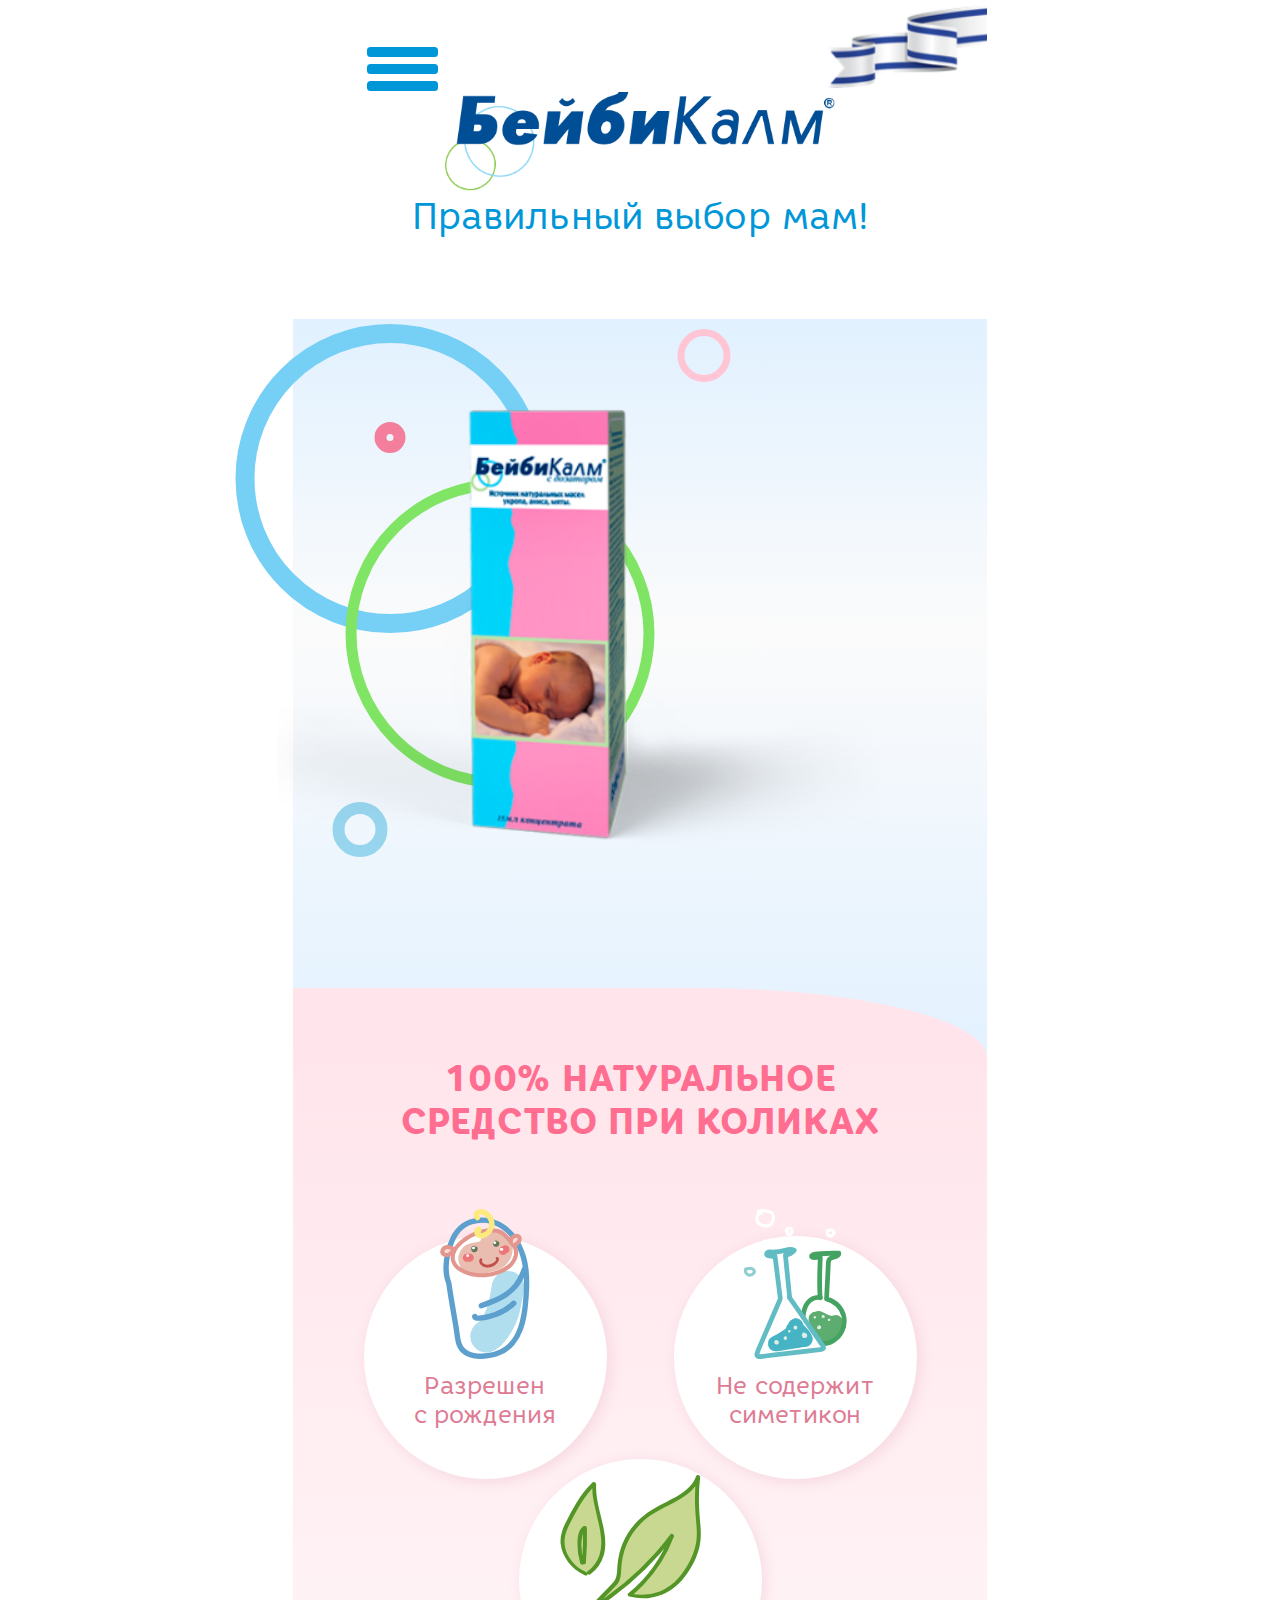
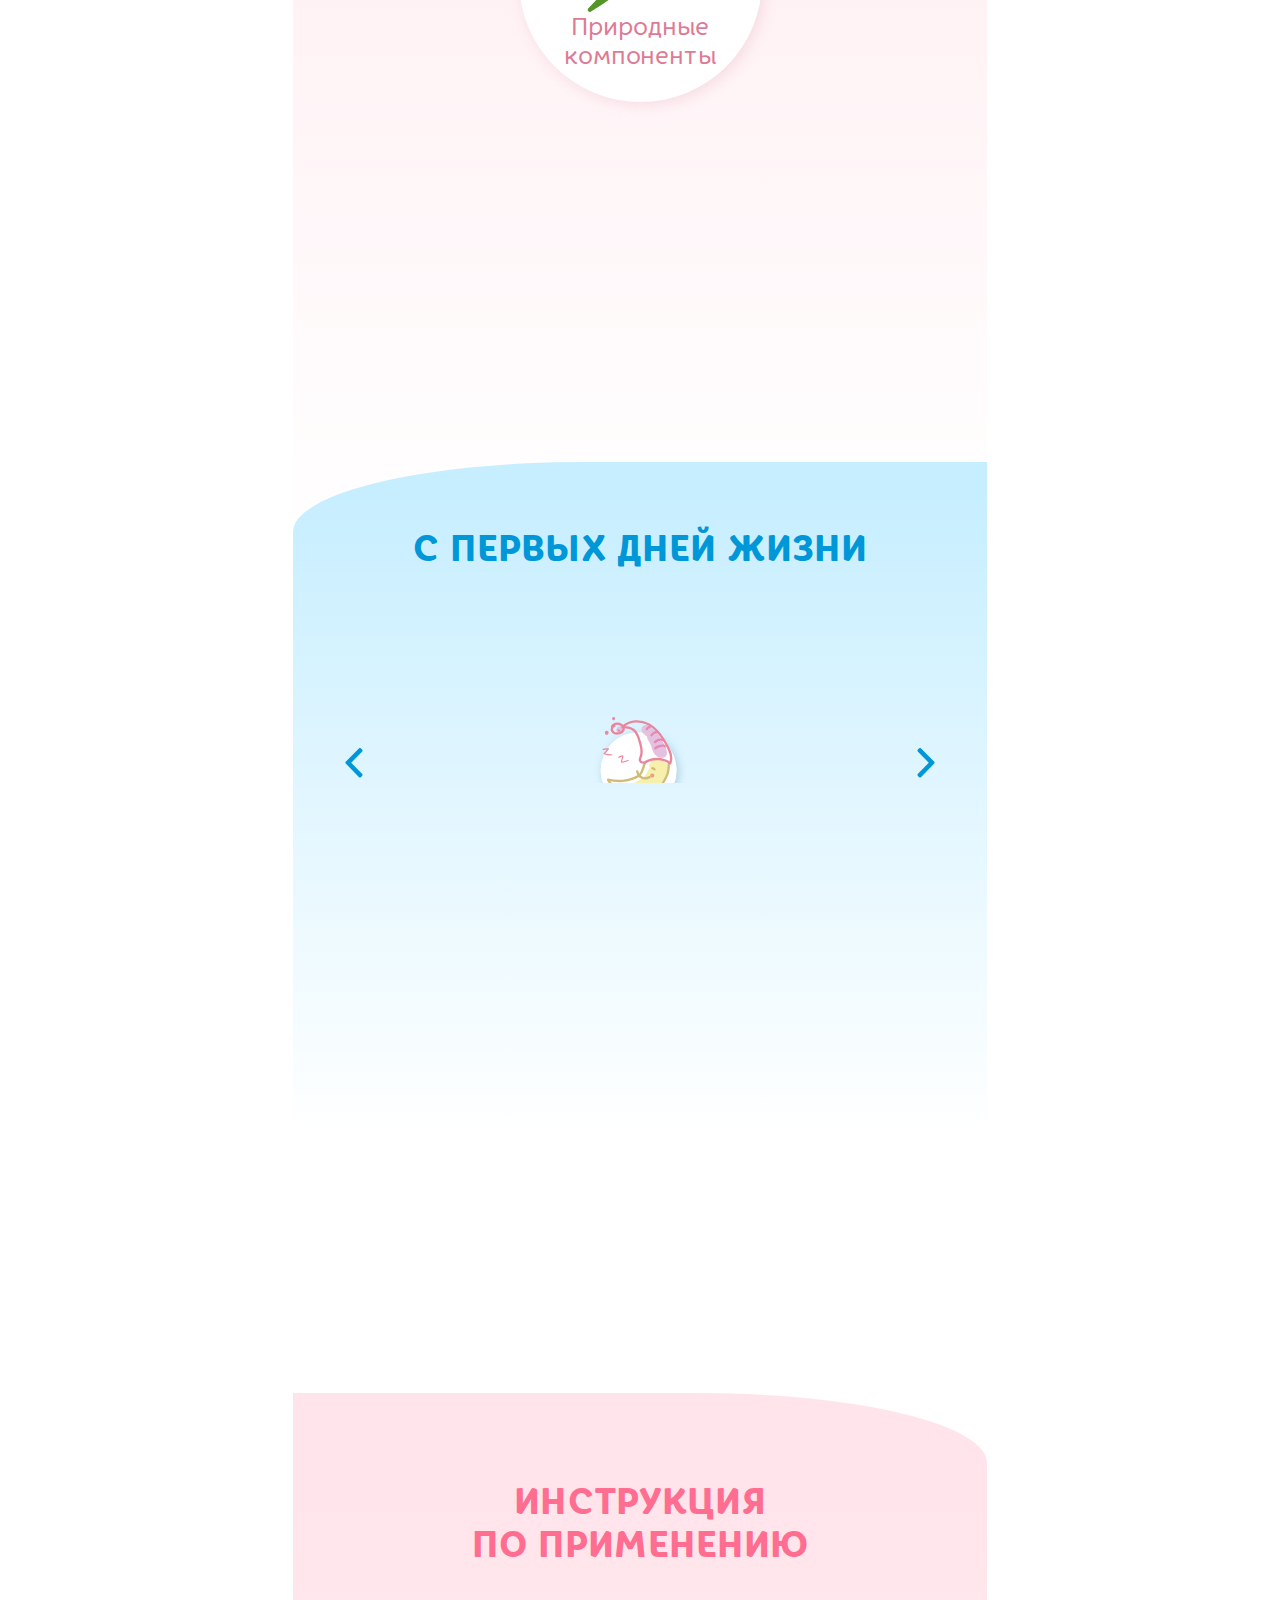
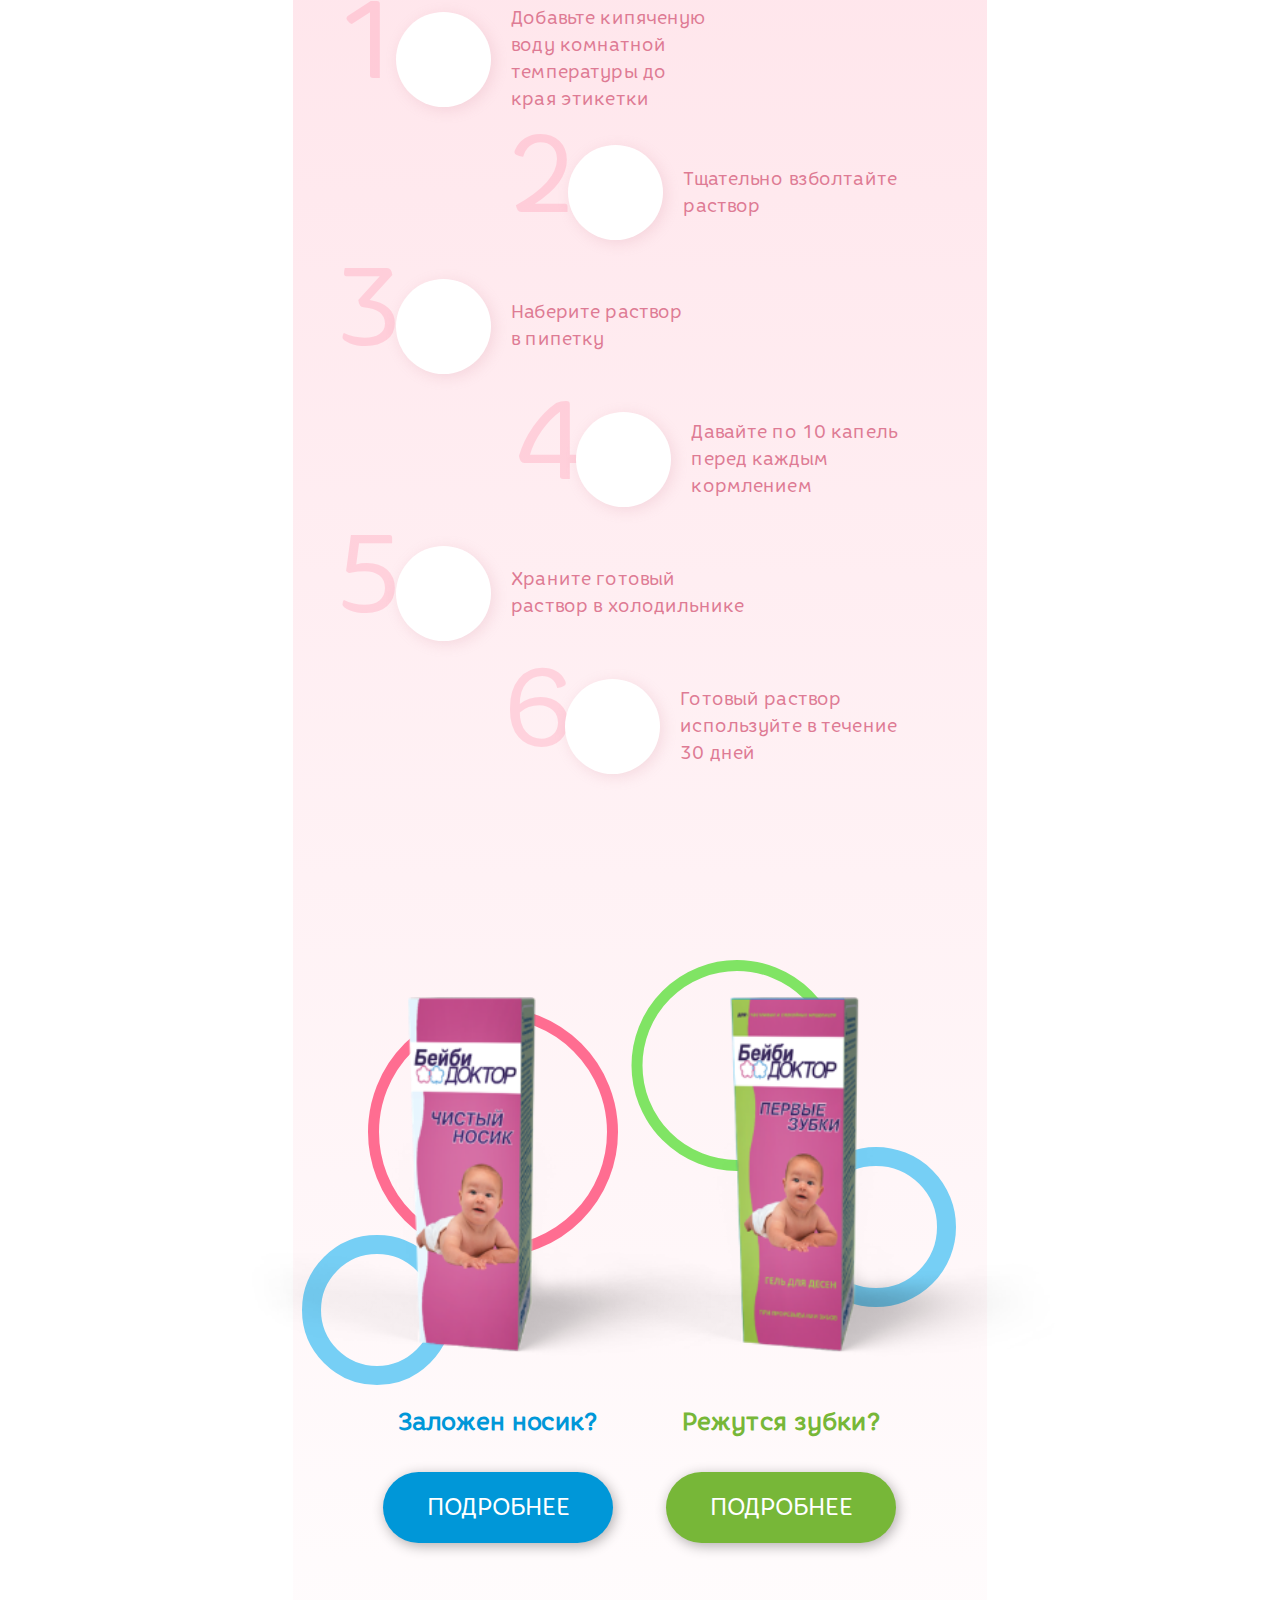
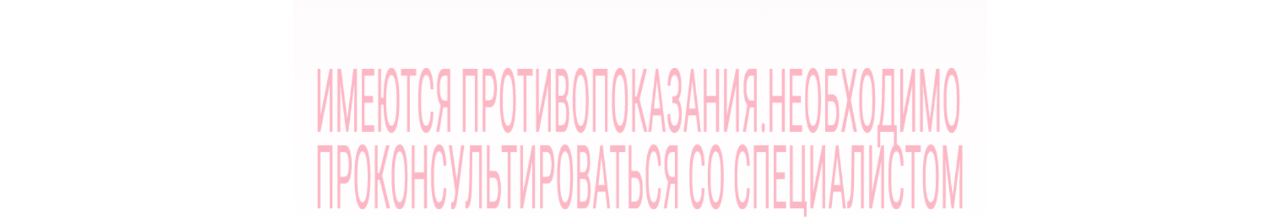
<file: babycalm/index.html>
<!DOCTYPE html>
<html lang="ru">
  <head>
    <meta charset="UTF-8">
    <meta name="viewport" content="width=device-width, user-scalable=no, initial-scale=1.0, maximum-scale=1.0, minimum-scale=1.0">
    <meta http-equiv="X-UA-Compatible" content="ie=edge">
    <meta name="authoring-tool" content="Adobe_Animate_CC">
    <title>Babycalm</title>
    <link rel="stylesheet" href="./css/style.css">
    <link rel="icon" href="img/logo.png" type="image/png">
    <script src="https://code.createjs.com/1.0.0/createjs.min.js"></script>
  </head>
  <body>
    <header class="header" id="header">
      <div class="wrapper">
        <div class="header__inner">
          <div class="header__line">
            <div class="header__hamburger"></div>
            <div class="header__menu"><a class="header__item" href="#header">Главная</a><a class="header__item" href="#nature">О препарате, состав</a><a class="header__item" href="#slider">Преимущества</a><a class="header__item" href="#instruction">Инструкция по применению</a><a class="header__item" href="#preparations">Другие препараты для малышей</a></div><img class="header__flag" src="img/flag.png" alt="flag">
          </div>
          <div class="header__logo"><img class="header__img" src="img/logo.png" alt="logo">
            <div class="header__text">Правильный выбор мам!</div>
          </div>
        </div>
      </div>
    </header>
    <div class="baby">   
      <div class="wrapper">
        <div class="baby__inner">   
          <div class="baby__block" onload="init()">     <img class="baby__preparation" src="img/calm.png" alt="photo"><div id="animation_container" >
<canvas class="baby__baby"  id="canvas" ></canvas>
<div id="dom_overlay_container" >
</div>
</div>
            <div class="baby__ellipse baby__ellipse_blue-big"></div>
            <div class="baby__ellipse baby__ellipse_blue"></div>
            <div class="baby__ellipse baby__ellipse_pink-big"></div>
            <div class="baby__ellipse baby__ellipse_pink"></div>
            <div class="baby__ellipse baby__ellipse_green"></div>
          </div>
        </div>
      </div>
    </div>
    <div class="nature" id="nature">
      <div class="wrapper">
        <div class="nature__inner">
          <div class="nature__title title">100% НАТУРАЛЬНОЕ<br> СРЕДСТВО ПРИ КОЛИКАХ</div>
          <div class="nature__main">
            <div class="nature__round-line">
              <div class="nature__round nature__round_first"><svg class="nature__birth" xmlns="http://www.w3.org/2000/svg" width="117.621" height="198.258" viewBox="0 0 117.621 198.258">
<g id="разрешен_с_рождения" data-name="разрешен с рождения" transform="translate(-220.083 -14.662)">
<path id="Path_57" data-name="Path 57" d="M282.229,98.867c-1.132,6.777-2.368,13.54-3.751,20.271A100.211,100.211,0,0,1,273.1,137.61l2.171-5.146a79.2,79.2,0,0,1-9.958,17.147l3.368-4.36a43.024,43.024,0,0,1-6.715,7.3l4.36-3.369a18.622,18.622,0,0,1-2.437,1.6,22.064,22.064,0,0,0-9.9,12.874,16.318,16.318,0,0,0-.384,8.59,16.018,16.018,0,0,0,2.556,8.009c2.966,4.6,7.38,8.649,12.874,9.9a23.027,23.027,0,0,0,16.6-2.171,35.472,35.472,0,0,0,4.616-3.279,40.81,40.81,0,0,0,4.519-3.825,62.093,62.093,0,0,0,4.377-5.163,105.148,105.148,0,0,0,10.5-15.514,109.874,109.874,0,0,0,7.3-17.353,132.227,132.227,0,0,0,3.583-14.774q1.761-8.852,3.243-17.755a16.318,16.318,0,0,0,.385-8.59,16.041,16.041,0,0,0-2.556-8.009,16.29,16.29,0,0,0-5.548-6.045,16.225,16.225,0,0,0-7.327-3.855c-5.513-1.257-11.7-.985-16.6,2.171l-4.36,3.369a21.514,21.514,0,0,0-5.54,9.506Z" transform="translate(6.518 13.47)" fill="#b1deef"/>
<path id="Path_58" data-name="Path 58" d="M270.773,70.417a6.577,6.577,0,0,1,.339.667l-2.171-5.146a8.348,8.348,0,0,1,.5,1.752l-.77-5.727a8.686,8.686,0,0,1,.025,1.807l.77-5.727a8.911,8.911,0,0,1-.562,2.119l2.172-5.145a9.783,9.783,0,0,1-.933,1.626l3.369-4.36a9.724,9.724,0,0,1-1.64,1.658l4.36-3.368a12.53,12.53,0,0,1-2.342,1.307l5.146-2.171a76.768,76.768,0,0,1-11.266,3.179q-5.931,1.384-11.952,2.313l-5.146,2.171a16.278,16.278,0,0,0-6.044,5.548,10.76,10.76,0,0,0-2.771,4.754,16.227,16.227,0,0,0-1.855,8.3l.77,5.727,2.172,5.146a16.277,16.277,0,0,0,5.548,6.044,16.217,16.217,0,0,0,7.325,3.856l.9.369a16.318,16.318,0,0,0,8.59.384,16.018,16.018,0,0,0,8.009-2.556,16.267,16.267,0,0,0,6.044-5.548,16.223,16.223,0,0,0,3.856-7.325c1.257-5.515.984-11.7-2.172-16.6l-3.368-4.36a21.521,21.521,0,0,0-9.506-5.54l-.9-.369V96.747q5.883-.919,11.689-2.251a86.876,86.876,0,0,0,10.863-2.979c5.293-1.982,8.551-3.633,12.826-7.358a23.945,23.945,0,0,0,3.012-3.589,20.179,20.179,0,0,0,2.617-3.808,31.926,31.926,0,0,0,2.616-6.546,49.269,49.269,0,0,0,.887-6.446,9.4,9.4,0,0,0,.041-1.087,30.565,30.565,0,0,0-3.846-14.012,16.278,16.278,0,0,0-5.548-6.044,19.347,19.347,0,0,0-15.916-4.241,16.035,16.035,0,0,0-8.01,2.557c-4.6,2.964-8.648,7.38-9.9,12.874a23.052,23.052,0,0,0,2.172,16.6Z" transform="translate(3.917 4.589)" fill="#eabdb1"/>
<path id="Path_59" data-name="Path 59" d="M227.229,111.729c2.312,17.188,5.612,34.209,8.413,51.32q1.074,6.558,2.02,13.134a129.793,129.793,0,0,0,2.115,13.149c1.9,7.6,6.417,13.959,13.461,17.542,6.424,3.266,13.8,4.375,20.952,4.2a67.2,67.2,0,0,0,24.571-5.148A49.836,49.836,0,0,0,317.2,192.566a64.629,64.629,0,0,0,11.025-19.08c5.364-13.973,6.906-29.182,8.022-44,1.366-18.132,1.45-36.812-3.633-54.431-4.138-14.343-11.837-28.212-23.354-37.922-11.227-9.468-25.819-14.581-40.55-12.844a45.131,45.131,0,0,0-19.926,6.978,46.169,46.169,0,0,0-15.3,18.048A99.176,99.176,0,0,0,225.245,73.6a77.272,77.272,0,0,0-1.158,26.234,54.712,54.712,0,0,0,3.142,12.232,3.7,3.7,0,0,0,4.416,2.507c1.727-.474,3.211-2.6,2.507-4.416-5.924-15.311-3.681-32.112,1.486-47.3,2.4-7.064,5.522-14.2,10.521-19.839A34.177,34.177,0,0,1,261.781,33a44.924,44.924,0,0,1,36.55,5c11.459,7.1,19.8,18.736,24.7,31.161,6.051,15.354,7.255,32,6.705,48.35-.5,14.916-1.612,29.932-5.351,44.342-3.23,12.45-8.919,24.844-19.641,32.556a51.255,51.255,0,0,1-20.8,8.489,52.535,52.535,0,0,1-19.972.164c-5.936-1.267-11.528-3.921-14.66-9.04a29.241,29.241,0,0,1-3.424-10.585c-.7-4.16-1.173-8.359-1.794-12.532-2.392-16.1-5.534-32.067-8.055-48.143q-1.012-6.457-1.886-12.936c-.259-1.923-2.727-2.972-4.416-2.507-2.076.571-2.767,2.487-2.507,4.417Z" transform="translate(0.662 1.829)" fill="#5da0ce"/>
<path id="Path_60" data-name="Path 60" d="M286.611,35.826c-16.376-.239-33.087,7.255-44.85,18.483-5.637,5.381-10.493,12.661-10.305,20.751.172,7.463,4.827,13.515,10.893,17.442,14.174,9.176,32.788,10.134,48.67,5.518,7.811-2.269,15.763-5.713,21.54-11.6,5.2-5.308,8.986-13.2,8.063-20.778-.588-4.825-3.465-8.085-6.477-11.668-2.513-2.991-4.859-6.127-7.485-9.024a28.033,28.033,0,0,0-8.43-6.731,21.746,21.746,0,0,0-11.67-1.879,2.769,2.769,0,0,0-2.693,2.693,2.712,2.712,0,0,0,2.693,2.693,17.257,17.257,0,0,1,8.619.991,20.233,20.233,0,0,1,6.318,4.605c2.142,2.17,4.041,4.567,5.955,6.936,2.128,2.634,4.72,5.129,6.477,8.025,3.3,5.439.56,12.756-2.774,17.506-4.1,5.85-10.85,9.335-17.41,11.692-14.128,5.075-30.188,5.529-43.935-1.027-5.163-2.462-10.579-5.992-12.364-11.761-2.055-6.643,1.437-13.341,5.811-18.2,5.559-6.169,12.909-10.907,20.434-14.317a53.867,53.867,0,0,1,22.92-4.965c3.467.05,3.468-5.335,0-5.385Z" transform="translate(2.237 4.163)" fill="#e3968e"/>
<g id="Group_14" data-name="Group 14" transform="translate(220.083 62.268)">
<path id="Path_61" data-name="Path 61" d="M238.062,59.485c-3.1-1.553-6.434-3.149-9.874-2.724S221.465,60.6,222.54,63.9c1.042,3.2,5.482,4.113,8.505,2.632s4.926-4.508,6.671-7.388" transform="translate(-219.641 -53.999)" fill="#fbdbd4"/>
<path id="Path_62" data-name="Path 62" d="M239.864,57.6C236.447,55.9,232.7,54.1,228.77,54.5a9.777,9.777,0,0,0-8.3,6.23,7.08,7.08,0,0,0,3.358,8.491,9.926,9.926,0,0,0,9.122.023c3.422-1.727,5.6-5.127,7.53-8.3a2.694,2.694,0,0,0-4.651-2.719c-.671,1.108-1.351,2.214-2.116,3.261-.072.1-.145.2-.217.292-.25.336.253-.282-.026.026-.187.208-.358.432-.546.64a16.4,16.4,0,0,1-1.455,1.4c-.305.267.329-.2-.018.01-.1.06-.2.136-.293.2-.264.174-.539.336-.82.483-.038.019-.387.187-.387.189-.01-.042.632-.212.109-.059-.247.073-.489.156-.742.213a1.726,1.726,0,0,1-.381.077c.011.006.685-.053.136-.02-.227.013-.454.031-.681.031-.26,0-.516-.034-.776-.041-.326-.008.255.019.238.031a2.318,2.318,0,0,1-.56-.121c-.213-.055-.419-.147-.631-.2-.34-.081.4.26.128.054a2.169,2.169,0,0,0-.247-.126c-.13-.071-.567-.253-.618-.39,0-.006.482.46.127.078a2.956,2.956,0,0,0-.314-.322c-.254-.2.2.424.089.118a1.887,1.887,0,0,0-.146-.229,1.8,1.8,0,0,1-.174-.323c.012-.026.152.546.062.122-.029-.139-.078-.285-.114-.421-.06-.227.054-.361.011.085.01-.1-.007-.212-.006-.314,0-.354.061-.335-.025-.008.072-.272.14-.536.223-.8-.154.505.024-.018.141-.219.073-.124.163-.239.232-.365.183-.333-.29.3-.023.024.233-.241.456-.485.7-.716.03-.029.316-.274.075-.075-.258.214.115-.078.182-.123a7.782,7.782,0,0,1,.68-.406c.134-.071.269-.134.406-.2-.479.225-.128.053-.014.023.326-.086.645-.175.973-.251.282-.067-.066.013-.109.014.279-.011.553-.038.833-.039a10.293,10.293,0,0,1,1.1.056c-.419-.043.037.006.107.019.227.044.454.087.68.14q.614.142,1.214.335c.4.128.8.272,1.2.426.133.051.264.1.4.157-.36-.148.418.188.4.181.777.352,1.54.73,2.3,1.112a2.693,2.693,0,0,0,2.718-4.651Z" transform="translate(-220.083 -54.441)" fill="#e3968e"/>
</g>
<g id="Group_15" data-name="Group 15" transform="translate(310.27 47.252)">
<path id="Path_63" data-name="Path 63" d="M298.383,51.656c-1.546-1.028-.219-3.416,1.191-4.623,2.359-2.02,5.766-3.941,8.357-2.231,2.4,1.586,2.167,5.449.276,7.622s-3.2,3.3-5.957,4.113" transform="translate(-295 -41.452)" fill="#fbdbd4"/>
<path id="Path_64" data-name="Path 64" d="M300.185,49.773c.548.4.353.282.224.146.4.419.318.424.2.224.29.512.208.517.151.285.168.669.056.56.061.328.01-.415-.037.284-.053.308a3.238,3.238,0,0,1,.163-.564q-.251.569-.116.287c.034-.072.071-.142.109-.212.1-.191.224-.371.343-.553.2-.3.057.108-.123.152a1.616,1.616,0,0,0,.212-.247,10.084,10.084,0,0,1,1.06-.961c.282-.236-.4.288-.1.074.1-.074.2-.152.309-.225.209-.148.421-.292.638-.431a14.634,14.634,0,0,1,1.421-.783c.446-.219-.069.056-.128.051a1.746,1.746,0,0,0,.346-.126,6.65,6.65,0,0,1,.694-.2c-.022,0,.342-.06.346-.071-.037.105-.606.049-.2.032.278-.012.578.037.851.011-.091.008-.631-.15-.217-.012.1.036.221.062.327.092.4.112-.2-.014-.163-.078,0-.007.337.184.312.169a2.417,2.417,0,0,0,.273.178c-.055-.022-.485-.444-.212-.151.061.066.134.139.2.2.323.294-.269-.43-.115-.169.083.139.178.268.256.41.039.073.074.178.122.249-.333-.483-.18-.481-.118-.255.05.182.11.359.148.543.018.09.025.193.05.281-.194-.689-.054-.421-.042-.142.008.2.006.39,0,.584a1.8,1.8,0,0,0-.025.294c0-.039.13-.7.032-.275-.044.2-.079.39-.133.583-.026.1-.056.191-.087.286s-.227.509-.022.1c.226-.449-.105.2-.15.286-.095.176-.2.34-.308.507-.328.518.383-.442-.045.053q-.269.311-.548.614c-.353.385-.716.761-1.1,1.113a4.947,4.947,0,0,0-.522.449c.317-.389.388-.286.189-.147-.123.086-.243.174-.367.256a11.962,11.962,0,0,1-1.2.671c-.395.2.146-.06.2-.075-.16.051-.318.127-.476.184-.287.1-.578.2-.87.284a2.694,2.694,0,1,0,1.431,5.194,14.188,14.188,0,0,0,6.534-4.12,11.008,11.008,0,0,0,2.33-3.584,8.211,8.211,0,0,0,.518-3.544,7.339,7.339,0,0,0-1.678-4.227,6.548,6.548,0,0,0-4.343-2.164c-3.067-.351-5.947,1.44-8.23,3.279a8.8,8.8,0,0,0-2.8,3.85,4.9,4.9,0,0,0-.172,2.792,4.453,4.453,0,0,0,1.9,2.565,2.7,2.7,0,0,0,3.684-.966,2.769,2.769,0,0,0-.966-3.685Z" transform="translate(-295.442 -41.894)" fill="#e3968e"/>
</g>
<path id="Path_65" data-name="Path 65" d="M262.618,48.456A6.524,6.524,0,0,0,267.1,40.27a3.643,3.643,0,0,0-4.416-2.508,7.351,7.351,0,0,0-5.042,7.372,8.375,8.375,0,0,0,5.265,7.592c6.735,2.79,14.142-1.854,17.993-7.234A19.391,19.391,0,0,0,283.183,27.1c-2.445-5.978-7.806-11.041-14.3-12.208-4-.718-8.721.116-10.956,3.887a7.65,7.65,0,0,0,2.116,10.4,3.591,3.591,0,1,0,3.625-6.2.81.81,0,0,1,.33.372c-.01-.026-.269-.513-.107-.159s-.045-.168-.023-.2l.049.28v-.345c-.3.631.133-.6.083-.317-.055.311.112-.162.128-.2-.107.285-.138.1.09-.095.9-.746,2.769-.588,4.3-.129a13.04,13.04,0,0,1,7.751,6.911,12.03,12.03,0,0,1,.181,9.748,12.374,12.374,0,0,1-7.785,7.267,5.912,5.912,0,0,1-2.409.181,2.127,2.127,0,0,1-1.088-.433c-.542-.373.217.238-.152-.146-.39-.406.328.389-.018-.051s.188.461-.038-.034c-.027-.061-.208-.729-.123-.321.078.377.061-1.064-.012-.659-.083.463.068-.141.063-.144q.174-.519.048-.144-.118.291.029.023c.251-.177-.034-.006-.1.14q-.463.309-.132.108t-.138.056l-4.417-2.507c.285.835-.05-.01.095-.19.13-.164.2-.388.44-.457-4.435,1.266-2.55,8.2,1.909,6.924Z" transform="translate(7.216)" fill="#fbea7e"/>
<path id="Path_66" data-name="Path 66" d="M260.022,55.452a4.577,4.577,0,0,0-5.92,4.039,4.359,4.359,0,1,0,7.657-2.82l-3.942-.4" transform="translate(6.694 7.978)" fill="#62775a"/>
<path id="Path_67" data-name="Path 67" d="M284.022,49.452a4.577,4.577,0,0,0-5.92,4.039,4.359,4.359,0,1,0,7.657-2.82l-3.942-.4" transform="translate(11.416 6.797)" fill="#62775a"/>
<path id="Path_68" data-name="Path 68" d="M263.842,70.217c-1.57,2.593-.669,5.529,1.234,7.665a11.439,11.439,0,0,0,7.6,3.533,16.866,16.866,0,0,0,14.519-6.108,8.056,8.056,0,0,0,1.983-3.956,3.217,3.217,0,0,0-2.2-3.739,1.8,1.8,0,0,0-.954,3.461c.006,0-.546-.375-.384-.455.049-.025-.043.5-.048.523a4.3,4.3,0,0,1-.767,1.389A12.083,12.083,0,0,1,282.454,75a13.735,13.735,0,0,1-6.38,2.763,10.494,10.494,0,0,1-6.525-.863c-1.571-.878-3.782-2.931-2.607-4.87,1.2-1.981-1.9-3.788-3.1-1.812Z" transform="translate(8.452 10.404)" fill="#c1504a"/>
<path id="Path_69" data-name="Path 69" d="M319.63,80.565C315.9,89.928,311.851,99,304.4,106.028c-6.792,6.4-15.222,10.833-23.732,14.506-5.134,2.216-10.406,4.11-15.655,6.032a3.687,3.687,0,0,0-2.508,4.416,3.621,3.621,0,0,0,4.417,2.508c19.3-7.064,40.191-14.932,51.445-33.345,3.393-5.549,5.788-11.647,8.189-17.67.718-1.8-.785-3.943-2.508-4.416a3.676,3.676,0,0,0-4.416,2.507Z" transform="translate(8.321 12.447)" fill="#5da0ce"/>
<path id="Path_70" data-name="Path 70" d="M255.223,137.717c1.175,4.763,6.441,5.1,10.455,4.813a77.632,77.632,0,0,0,12.565-1.926,76.876,76.876,0,0,0,23.108-9.768,77.654,77.654,0,0,0,11.549-8.964c3.377-3.169-1.708-8.24-5.077-5.078A68.851,68.851,0,0,1,285,131.03a73.3,73.3,0,0,1-13.225,3.59,61.287,61.287,0,0,1-6.342.748,18.7,18.7,0,0,1-3.095.085c.309.06.244.045-.2-.039q-.627-.219-.194.006-.556-.33-.116-.016a3.031,3.031,0,0,1,.315.4c-1.107-4.484-8.034-2.585-6.925,1.909Z" transform="translate(6.89 19.899)" fill="#5da0ce"/>
<path id="Path_71" data-name="Path 71" d="M255.747,57.67" transform="translate(7.017 8.462)" fill="none" stroke="#fff" stroke-miterlimit="10" stroke-width="1"/>
<path id="Path_72" data-name="Path 72" d="M280.622,50.368h-.316a1.844,1.844,0,0,0-1.8,1.8l.065.478a1.787,1.787,0,0,0,.461.792l.364.28a1.784,1.784,0,0,0,.906.245h.316a1.844,1.844,0,0,0,1.8-1.8l-.065-.478a1.8,1.8,0,0,0-.462-.792l-.363-.28a1.788,1.788,0,0,0-.906-.245Z" transform="translate(11.496 7.025)" fill="#fff"/>
<path id="Path_77" data-name="Path 77" d="M280.622,50.368h-.316a1.844,1.844,0,0,0-1.8,1.8l.065.478a1.787,1.787,0,0,0,.461.792l.364.28a1.784,1.784,0,0,0,.906.245h.316a1.844,1.844,0,0,0,1.8-1.8l-.065-.478a1.8,1.8,0,0,0-.462-.792l-.363-.28a1.788,1.788,0,0,0-.906-.245Z" transform="translate(-16.504 14.025)" fill="#fff"/>
<path id="Path_73" data-name="Path 73" d="M251.751,74.664a6,6,0,0,1,1.242-.3l-1.431.193a6.024,6.024,0,0,1,1.546.008l-1.431-.193a5.894,5.894,0,0,1,.984.227,4.088,4.088,0,0,0,2.148.1,4.005,4.005,0,0,0,2-.639,6.019,6.019,0,0,0,2.475-3.218l.193-1.433a5.367,5.367,0,0,0-.736-2.718l-.841-1.09a5.4,5.4,0,0,0-2.377-1.385,6.319,6.319,0,0,0-.985-.227,14.454,14.454,0,0,0-2.34-.247,15.164,15.164,0,0,0-2.336.28,5.836,5.836,0,0,0-.975.262,6.031,6.031,0,0,0-3.219,2.475,4.009,4.009,0,0,0-.639,2,4.075,4.075,0,0,0,.1,2.148l.542,1.287a5.406,5.406,0,0,0,1.933,1.932l1.287.543a5.429,5.429,0,0,0,2.863,0Z" transform="translate(4.889 9.655)" fill="#eb7578"/>
<path id="Path_74" data-name="Path 74" d="M293.943,65.854a5.632,5.632,0,0,1,.951-.936l-1.089.843a5.742,5.742,0,0,1,1.2-.7l-1.287.543a5.508,5.508,0,0,1,.991-.312,6.035,6.035,0,0,0,3.218-2.475,4.009,4.009,0,0,0,.639-2,4.071,4.071,0,0,0-.1-2.147l-.542-1.287a5.406,5.406,0,0,0-1.933-1.932l-1.285-.543a5.433,5.433,0,0,0-2.864,0,5.551,5.551,0,0,0-.923.284,10.392,10.392,0,0,0-3.909,2.331,5.521,5.521,0,0,0-.683.716,4.029,4.029,0,0,0-1.113,1.733,4.869,4.869,0,0,0,0,4.15,4.022,4.022,0,0,0,1.113,1.733l1.09.843a5.355,5.355,0,0,0,2.718.735l1.433-.193a5.364,5.364,0,0,0,2.376-1.385Z" transform="translate(12.723 7.881)" fill="#eb7578"/>
<path id="Path_75" data-name="Path 75" d="M250.5,68.2h.316a1.731,1.731,0,0,0,1.64-1.1,1.364,1.364,0,0,0,.156-.692l-.065-.478a1.79,1.79,0,0,0-.462-.792l-.363-.28a1.787,1.787,0,0,0-.906-.245H250.5a1.844,1.844,0,0,0-1.8,1.8l.063.478a1.808,1.808,0,0,0,.462.792l.364.28a1.784,1.784,0,0,0,.906.245Z" transform="translate(5.632 9.828)" fill="#fff"/>
<path id="Path_76" data-name="Path 76" d="M287.427,61.343h1.263a1.363,1.363,0,0,0,.692-.154,1.628,1.628,0,0,0,.949-.949,1.351,1.351,0,0,0,.154-.692l-.065-.478a1.79,1.79,0,0,0-.462-.792L289.6,58a1.784,1.784,0,0,0-.906-.245h-1.263a1.844,1.844,0,0,0-1.8,1.8l.063.478a1.8,1.8,0,0,0,.462.791l.364.281a1.784,1.784,0,0,0,.906.245Z" transform="translate(12.897 8.478)" fill="#fff"/>
</g>
</svg>
                <div class="nature__text">Разрешен <br> с рождения</div>
              </div>
              <div class="nature__round"><svg class="nature__simetikon"  xmlns="http://www.w3.org/2000/svg" width="144.581" height="211.019" viewBox="0 0 144.581 211.019">
<g id="не_содержит_симетикон" data-name="не содержит симетикон" transform="translate(-131.315 -209.52)">
<path id="Path_36" data-name="Path 36" d="M182.31,327.329c1.211,5.105,4.487,9.369,8.138,13,1.285,1.277,2.62,2.5,3.849,3.837.315.343.613.7.92,1.046,1.163,1.322-1.6-2.377-.634-.8a19.85,19.85,0,0,1,1.3,2.371l-1.122-2.659c.168.429.313.85.444,1.291l10.73-14.086c-14.626,1.812-29.2,3.979-43.706,6.607l5.915,21.46a91.191,91.191,0,0,0,18.781-10.114c6.156-4.15,13.156-9.3,14.35-17.233.463-3.071.512-5.785-1.122-8.574a11.126,11.126,0,0,0-15.224-3.993c-2.269,1.461-4.693,3.858-5.114,6.65a10.617,10.617,0,0,1-.525,2.076l1.122-2.657c-.215.5-.463.942-.712,1.421q-.692,1.03.26-.243,1-1.246.194-.277c-.659.662-1.315,1.3-2,1.938-1.522,1.411,2.047-1.472.467-.346-.457.326-.914.653-1.377.97-.969.668-1.948,1.322-2.927,1.976a81.582,81.582,0,0,1-12.907,7.34l2.657-1.122q-.915.378-1.84.729a12.034,12.034,0,0,0-6.651,5.114,11.37,11.37,0,0,0-1.122,8.574c1.994,6.159,7.537,8.887,13.688,7.772q16.369-2.964,32.859-5.191l-2.958.4q3.944-.53,7.89-1.018c3.641-.45,6.427-1.393,8.739-4.384a10.822,10.822,0,0,0,1.991-9.7c-1.5-5.034-4.586-9.117-8.277-12.76-1.231-1.215-2.5-2.392-3.674-3.668-.312-.34-.605-.7-.912-1.042-1.221-1.381,1.565,2.378.648.8a21.42,21.42,0,0,1-1.272-2.355l1.122,2.657a13.5,13.5,0,0,1-.531-1.727c-1.346-5.668-8.111-9.576-13.688-7.772a11.363,11.363,0,0,0-7.772,13.688Z" transform="translate(10.998 50.147)" fill="#46b4c4"/>
<path id="Path_37" data-name="Path 37" d="M194.085,323.552a93,93,0,0,1,4.614,9.324l-1.122-2.659c1.715,4.082,2.717,8.892,5.261,12.537,2.249,3.221,5.378,6.053,9.37,6.815,4.628.881,8.411-.223,12.527-2.227a29.269,29.269,0,0,0,9.712-7.806,33.22,33.22,0,0,0,6.911-13.413,11.133,11.133,0,0,0-13.688-13.689c-1.353.328-2.7.637-4.082.84l2.958-.4a15.781,15.781,0,0,1-3.608.056l2.958.4a18.038,18.038,0,0,1-4.248-1.275l2.659,1.122c-3.905-1.7-7.746-3.567-11.611-5.358-2.779-1.286-5.516-1.963-8.574-1.122a11.349,11.349,0,0,0-6.65,5.114,11.226,11.226,0,0,0-1.122,8.574c.843,2.607,2.525,5.453,5.113,6.651,4.737,2.194,9.444,4.485,14.27,6.478a22.982,22.982,0,0,0,8.751,1.767,39.409,39.409,0,0,0,9.1-1.389L219.9,320.207a22.853,22.853,0,0,1-1.064,3.395l1.122-2.659a23.027,23.027,0,0,1-2.987,5.11l1.74-2.252a23.421,23.421,0,0,1-3.932,3.886l2.252-1.74a22.324,22.324,0,0,1-4.427,2.592l2.659-1.122a10.536,10.536,0,0,1-2.139.674l2.958-.4a3.77,3.77,0,0,1-.914.019l2.958.4a4.884,4.884,0,0,1-.963-.251l2.659,1.122a5.335,5.335,0,0,1-.831-.494l2.252,1.74a6.719,6.719,0,0,1-.926-.957l1.739,2.252a11.663,11.663,0,0,1-1.212-2.183L221.965,332c-1.479-3.582-2.7-7.245-4.245-10.81a91.565,91.565,0,0,0-4.418-8.868,11.129,11.129,0,1,0-19.217,11.233Z" transform="translate(29.65 46.824)" fill="#5ead70"/>
<path id="Path_38" data-name="Path 38" d="M200.89,313.268a1.776,1.776,0,0,0,0-.924,1.752,1.752,0,0,0-.445-.766,29.081,29.081,0,0,0-.365-.282l-.009,0c-.033-.015-.366-.156-.4-.169h0l-.021-.006a1.886,1.886,0,0,0-.966,0l-.019,0a3.283,3.283,0,0,0-.415.177,1.354,1.354,0,0,0-.366.282,1.95,1.95,0,0,0-.271.352,1.268,1.268,0,0,0-.088.208,1.21,1.21,0,0,0-.088.208,1.235,1.235,0,0,0-.031.231,1.493,1.493,0,0,0-.031.231,2.047,2.047,0,0,0,.062.466,1.721,1.721,0,0,0,2.053,1.166l.4-.168a1.677,1.677,0,0,0,.6-.6l.169-.4a1.7,1.7,0,0,0,0-.887l0-.009.061.444a.114.114,0,0,1,0-.022l-.059.444,0-.018-.168.4.01-.016-.261.337.016-.015-.338.261.027-.015-.4.168a.235.235,0,0,1,.043-.012l-.444.061a.144.144,0,0,1,.05,0l-.444-.061a.168.168,0,0,1,.039.012l-.4-.169.024.015-.338-.261.015.013-.261-.337.009.015-.168-.4,0,.019-.059-.444a.055.055,0,0,1,0,.022l.059-.444v.006a1.252,1.252,0,0,0-.03.665,1.23,1.23,0,0,0,.2.62,1.865,1.865,0,0,0,1,.767l.444.061a1.659,1.659,0,0,0,.843-.229l.338-.261a1.666,1.666,0,0,0,.429-.736Z" transform="translate(31.949 49.11)" fill="#dfeee5"/>
<path id="Path_39" data-name="Path 39" d="M202.124,320.308a5.6,5.6,0,0,0-.466.369,2.684,2.684,0,0,0-.263.318,2.423,2.423,0,0,0-.331.51,3.164,3.164,0,0,0-.27.752,3.346,3.346,0,0,0-.076.825,3.227,3.227,0,0,0,.145.815l.085.2a.832.832,0,0,0,.214.368l.131.169.338.261c.148.074.309.134.463.2.059.024.122.046.184.065a4.5,4.5,0,0,0,.789.131,2.161,2.161,0,0,0,.366.01,3.676,3.676,0,0,0,1.5-.4,2.873,2.873,0,0,0,1.091-1.03,1.165,1.165,0,0,0,.082-.153,2.894,2.894,0,0,0,.211-.527,3.579,3.579,0,0,0,.079-.576.907.907,0,0,0-.006-.168,2.464,2.464,0,0,0-.3-1.113,2.185,2.185,0,0,0-.292-.447,2.783,2.783,0,0,0-.246-.3,3.994,3.994,0,0,0-.457-.364,1.1,1.1,0,0,0-.15-.092,3.448,3.448,0,0,0-.536-.223.7.7,0,0,0-.076-.018,4.191,4.191,0,0,0-.509-.068,1.888,1.888,0,0,0-.374.033,1.61,1.61,0,0,0-.371.073,2.285,2.285,0,0,0-.542.254,1.283,1.283,0,0,0-.469.43,1.265,1.265,0,0,0-.3.568,1.882,1.882,0,0,0,.168,1.286,1.692,1.692,0,0,0,1,.767l.444.059a1.667,1.667,0,0,0,.843-.228.659.659,0,0,1,.142-.085l-.4.168a.755.755,0,0,1,.15-.043l-.444.059a.753.753,0,0,1,.174,0l-.444-.059a.836.836,0,0,1,.214.061l-.4-.169a1.085,1.085,0,0,1,.221.134l-.338-.261a1.368,1.368,0,0,1,.206.208l-.261-.337a1.328,1.328,0,0,1,.162.277l-.168-.4a1.111,1.111,0,0,1,.071.258l-.059-.444a.931.931,0,0,1,0,.24l.059-.444a.829.829,0,0,1-.05.187l.169-.4a1.1,1.1,0,0,1-.15.251l.261-.338a1.275,1.275,0,0,1-.2.2l.337-.261a1.522,1.522,0,0,1-.3.174l.4-.168a1.809,1.809,0,0,1-.448.122l.444-.059a2.146,2.146,0,0,1-.534,0l.444.059a2.15,2.15,0,0,1-.515-.138l.4.168-.05-.022.767,1a1.573,1.573,0,0,1-.077-.3l.059.444a1.607,1.607,0,0,1,0-.4l-.059.444a1.677,1.677,0,0,1,.111-.414l-.168.4a1.61,1.61,0,0,1,.2-.343l-.26.338a1.5,1.5,0,0,1,.236-.239l-.338.261.025-.018a1.266,1.266,0,0,0,.467-.43,1.253,1.253,0,0,0,.3-.568,1.267,1.267,0,0,0,.03-.665,1.242,1.242,0,0,0-.2-.622,1.684,1.684,0,0,0-1-.767l-.444-.059a1.667,1.667,0,0,0-.843.228Z" transform="translate(33.567 53.353)" fill="#dfeee5"/>
<path id="Path_40" data-name="Path 40" d="M212.489,316.84h.294a1.612,1.612,0,0,0,1.525-1.025,1.264,1.264,0,0,0,.144-.644l-.059-.444a1.669,1.669,0,0,0-.43-.736l-.337-.261a1.668,1.668,0,0,0-.843-.228h-.294a1.274,1.274,0,0,0-.642.144,1.507,1.507,0,0,0-.883.883,1.258,1.258,0,0,0-.144.643l.059.444a1.674,1.674,0,0,0,.43.737l.337.261a1.651,1.651,0,0,0,.843.227Z" transform="translate(38.455 50.294)" fill="#dfeee5"/>
<path id="Path_41" data-name="Path 41" d="M205.206,312.613a.771.771,0,0,0,.036.113c.058.144.116.292.184.432a.575.575,0,0,0,.031.058,4.092,4.092,0,0,0,.316.415.821.821,0,0,0,.086.091l.045.037c.12.1.242.194.368.283a.868.868,0,0,0,.108.064c.077.037.165.071.239.1s.165.073.248.1a.843.843,0,0,0,.12.031,4.292,4.292,0,0,0,.531.068,1.99,1.99,0,0,0,.34-.036.915.915,0,0,0,.435-.116l.2-.085a1.242,1.242,0,0,0,.467-.43,1.228,1.228,0,0,0,.148-.2c.07-.139.126-.289.185-.433.006-.018.013-.036.019-.053a.645.645,0,0,0,.024-.092,4.39,4.39,0,0,0,.071-.539,2.977,2.977,0,0,0-.07-.628.747.747,0,0,0-.024-.1,4.273,4.273,0,0,0-.2-.482.918.918,0,0,0-.1-.172c-.092-.122-.182-.249-.283-.365l-.03-.031-.036-.034c-.117-.1-.246-.2-.371-.286a.5.5,0,0,0-.076-.047c-.076-.04-.166-.073-.237-.1a2.523,2.523,0,0,0-.246-.1,1.717,1.717,0,0,0-.307-.049,1.664,1.664,0,0,0-.307-.034,2.2,2.2,0,0,0-.991.266.7.7,0,0,0-.073.04l-.036.027c-.123.092-.254.184-.368.286a.586.586,0,0,0-.059.061,3.782,3.782,0,0,0-.312.407.585.585,0,0,0-.047.085,4.026,4.026,0,0,0-.2.482l-.012.049c-.033.156-.047.322-.067.481a.706.706,0,0,0,0,.1,2.043,2.043,0,0,0,.981,1.731,1.244,1.244,0,0,0,.62.2,1.713,1.713,0,0,0,1.663-.8l.168-.4a1.668,1.668,0,0,0,0-.887l-.168-.4a1.666,1.666,0,0,0-.6-.6l-.009-.007.338.261a.387.387,0,0,1-.07-.07l.261.338a.525.525,0,0,1-.043-.073l.169.4a.4.4,0,0,1-.03-.11l.059.444a.612.612,0,0,1,0-.128l-.059.444a.651.651,0,0,1,.042-.148l-.168.4a.667.667,0,0,1,.086-.147l-.261.338a.658.658,0,0,1,.11-.113l-.337.261a.515.515,0,0,1,.113-.068l-.4.168a.451.451,0,0,1,.116-.033l-.444.059a.412.412,0,0,1,.113,0l-.444-.061a.592.592,0,0,1,.131.037l-.4-.169a.587.587,0,0,1,.125.074l-.338-.261a.658.658,0,0,1,.111.111l-.26-.338a.826.826,0,0,1,.1.172l-.169-.4a.849.849,0,0,1,.058.208l-.061-.444a.818.818,0,0,1,0,.217l.059-.444a.793.793,0,0,1-.049.183l.168-.4a.6.6,0,0,1-.034.068l1-.767h-.015l.444-.059a.763.763,0,0,1-.175,0l.444.059a.761.761,0,0,1-.2-.053l.4.168a.788.788,0,0,1-.177-.1l.337.261a.833.833,0,0,1-.144-.145l.261.338a.778.778,0,0,1-.089-.151l.169.4a.767.767,0,0,1-.037-.113,1.865,1.865,0,0,0-.767-1,1.246,1.246,0,0,0-.62-.2,1.288,1.288,0,0,0-.666.03l-.4.169a1.678,1.678,0,0,0-.6.6l-.168.4a1.667,1.667,0,0,0,0,.887Z" transform="translate(35.618 48.597)" fill="#dfeee5"/>
<path id="Path_42" data-name="Path 42" d="M160.933,334.557a3.093,3.093,0,0,0-.683,1.193,3.288,3.288,0,0,0-.165,1.009,3.445,3.445,0,0,0,.516,1.9,3.236,3.236,0,0,0,1.846,1.392,4.156,4.156,0,0,0,.674.105,1.868,1.868,0,0,0,.3.012,3.391,3.391,0,0,0,.97-.168,4.876,4.876,0,0,0,.614-.264,3.737,3.737,0,0,0,.562-.4,2.821,2.821,0,0,0,.619-.727,2.791,2.791,0,0,0,.381-1.126,3.261,3.261,0,0,0-.049-1.185,3.063,3.063,0,0,0-.366-.905,4.212,4.212,0,0,0-.405-.548,1.644,1.644,0,0,0-.214-.217,3.4,3.4,0,0,0-1.169-.677,2.366,2.366,0,0,0-.991-.116,3.071,3.071,0,0,0-.733.134,3.473,3.473,0,0,0-.668.3,3.633,3.633,0,0,0-1.036,1.016,1.811,1.811,0,0,0-.172.31,3.27,3.27,0,0,0-.252.684,2.915,2.915,0,0,0,.043,1.494l.169.4a1.25,1.25,0,0,0,.429.467,1.592,1.592,0,0,0,1.012.359,2.86,2.86,0,0,0,.828-.135,3.023,3.023,0,0,0,.76-.368,4.188,4.188,0,0,0,.47-.377,4.039,4.039,0,0,0,.377-.472,2.843,2.843,0,0,0,.364-.76,1.67,1.67,0,0,0-2.453-1.886l-.338.261a1.666,1.666,0,0,0-.429.736c-.009.025-.018.05-.028.074l.169-.4a1.445,1.445,0,0,1-.178.3l.261-.338a1.579,1.579,0,0,1-.223.223l.337-.261a1.492,1.492,0,0,1-.3.182l.4-.169a1.414,1.414,0,0,1-.34.1l.444-.061c-.039,0-.077.009-.117.01l1.61,1.225a1.361,1.361,0,0,1-.056-.242l.059.444a1.382,1.382,0,0,1,0-.313l-.059.444a1.574,1.574,0,0,1,.092-.337l-.168.4a1.694,1.694,0,0,1,.215-.368l-.261.338a1.75,1.75,0,0,1,.277-.277l-.337.26a1.725,1.725,0,0,1,.334-.2l-.4.169a1.485,1.485,0,0,1,.338-.094l-.444.059a1.337,1.337,0,0,1,.318,0l-.444-.059a1.383,1.383,0,0,1,.323.091l-.4-.168a1.48,1.48,0,0,1,.288.169l-.338-.261a1.724,1.724,0,0,1,.286.283l-.261-.337a1.785,1.785,0,0,1,.224.381l-.169-.4a1.743,1.743,0,0,1,.119.426l-.059-.445a1.608,1.608,0,0,1,0,.405l.059-.445a1.381,1.381,0,0,1-.089.326l.168-.4a1.45,1.45,0,0,1-.169.289l.261-.338a1.528,1.528,0,0,1-.282.28l.338-.261a1.845,1.845,0,0,1-.347.2l.4-.169a1.894,1.894,0,0,1-.487.134l.444-.059a1.869,1.869,0,0,1-.436,0l.444.061a1.7,1.7,0,0,1-.42-.113l.4.169a1.485,1.485,0,0,1-.32-.19l.338.261a1.661,1.661,0,0,1-.269-.272l.261.338a1.832,1.832,0,0,1-.209-.358l.169.4a1.969,1.969,0,0,1-.137-.5l.059.444a2,2,0,0,1,0-.49l-.059.444a1.861,1.861,0,0,1,.129-.47l-.169.4a1.712,1.712,0,0,1,.194-.331l-.261.337.021-.027a1.854,1.854,0,0,0,.49-1.181,1.672,1.672,0,0,0-1.669-1.669l-.444.059a1.674,1.674,0,0,0-.737.43Z" transform="translate(13.915 60.124)" fill="#dfeee5"/>
<path id="Path_43" data-name="Path 43" d="M188.621,326.79a4.1,4.1,0,0,0-1.945,2.01,4.4,4.4,0,0,0-.42,1.776,4,4,0,0,0,.4,1.711A4.064,4.064,0,0,0,189,334.32a3.557,3.557,0,0,0,3.043-.318,3.845,3.845,0,0,0,1.731-2.444,3.45,3.45,0,0,0-.868-3.129,3.694,3.694,0,0,0-2.641-1.07,3.262,3.262,0,0,0-2.451,5.414,2.166,2.166,0,0,0,2.8.065,3.224,3.224,0,0,0,1.344-1.828,1.67,1.67,0,0,0-3.22-.889,1.676,1.676,0,0,1-.059.185l.169-.4a1.7,1.7,0,0,1-.193.334l.261-.337a1.757,1.757,0,0,1-.273.273l.338-.261a1.708,1.708,0,0,1-.334.2l.4-.168a1.609,1.609,0,0,1-.372.1l.444-.059-.064.006,1.18.488c-.027-.03-.053-.061-.079-.092l.261.337a1.593,1.593,0,0,1-.181-.312l.168.4a1.756,1.756,0,0,1-.105-.408l.059.444a2.056,2.056,0,0,1,0-.427l-.059.444a2.019,2.019,0,0,1,.11-.415l-.169.4a1.81,1.81,0,0,1,.211-.372l-.261.337a1.643,1.643,0,0,1,.288-.286l-.338.261a1.759,1.759,0,0,1,.32-.184l-.4.168a1.949,1.949,0,0,1,.458-.12l-.444.061a2.084,2.084,0,0,1,.481,0l-.444-.059a2.267,2.267,0,0,1,.521.136l-.4-.168a2.2,2.2,0,0,1,.466.267l-.338-.261a1.989,1.989,0,0,1,.3.3l-.261-.337a1.68,1.68,0,0,1,.218.369l-.168-.4a1.991,1.991,0,0,1,.108.392l-.059-.444a2.157,2.157,0,0,1,0,.518l.059-.444a2.357,2.357,0,0,1-.157.559l.168-.4a2.452,2.452,0,0,1-.266.455l.261-.337a2.484,2.484,0,0,1-.411.417l.337-.261a2.173,2.173,0,0,1-.4.237l.4-.168a2.029,2.029,0,0,1-.458.132l.444-.059a2.142,2.142,0,0,1-.559,0l.444.061a2.551,2.551,0,0,1-.542-.148l.4.169a2.649,2.649,0,0,1-.544-.313l.337.261a2.756,2.756,0,0,1-.448-.444l.261.338a2.521,2.521,0,0,1-.289-.487l.168.4a2.359,2.359,0,0,1-.153-.549l.059.444a2.614,2.614,0,0,1,0-.637l-.059.444a2.787,2.787,0,0,1,.169-.616l-.168.4a2.957,2.957,0,0,1,.352-.613l-.261.337a2.889,2.889,0,0,1,.5-.5l-.337.261a2.7,2.7,0,0,1,.5-.3,1.678,1.678,0,0,0,.767-1,1.669,1.669,0,0,0-1.165-2.053,1.908,1.908,0,0,0-1.286.169Z" transform="translate(26.574 56.618)" fill="#dfeee5"/>
<path id="Path_44" data-name="Path 44" d="M179.856,322.252a4.356,4.356,0,0,0,.073.571.877.877,0,0,0,.03.123,4.052,4.052,0,0,0,.212.519,1,1,0,0,0,.065.125,2.746,2.746,0,0,0,.972.958l-.767-1.884c-.009.025-.018.05-.028.076l.168-.4a.93.93,0,0,1-.122.206l.261-.338a1.07,1.07,0,0,1-.169.169l.337-.261a1.237,1.237,0,0,1-.261.151l.4-.168a1.335,1.335,0,0,1-.313.083l.444-.059a1.294,1.294,0,0,1-.3,0l.445.059a1.141,1.141,0,0,1-.251-.068l.4.168a1,1,0,0,1-.19-.108l.338.26a.878.878,0,0,1-.159-.156l.261.338a.993.993,0,0,1-.122-.206l.169.4a1.135,1.135,0,0,1-.073-.27l.059.444a1.294,1.294,0,0,1,0-.3l-.059.444a1.336,1.336,0,0,1,.083-.313l-.168.4a1.142,1.142,0,0,1,.141-.243l-.261.338a1,1,0,0,1,.166-.169l-.337.261a.886.886,0,0,1,.208-.122l-.4.168a.969.969,0,0,1,.214-.056l-.444.059a1.094,1.094,0,0,1,.261,0l-.444-.059a1.163,1.163,0,0,1,.274.079l-.4-.169a1.347,1.347,0,0,1,.267.159l-.338-.261a1.267,1.267,0,0,1,.2.2l-.261-.337a1.068,1.068,0,0,1,.144.245l-.168-.4a1.06,1.06,0,0,1,.062.233l-.059-.445a1.1,1.1,0,0,1,.006.156l2.849-1.18a2.018,2.018,0,0,0-.967-.549,2.25,2.25,0,0,0-1.153.022,2.28,2.28,0,0,0-.963.568,2.031,2.031,0,0,0-.545.97,1.881,1.881,0,0,0,.168,1.286,1.266,1.266,0,0,0,.43.467,1.253,1.253,0,0,0,.568.3l.444.059a1.668,1.668,0,0,0,.843-.228l.337-.261a1.669,1.669,0,0,0,.43-.736.413.413,0,0,1,.024-.093l-.168.4a.456.456,0,0,1,.055-.1l-.261.338a.548.548,0,0,1,.092-.093l-.337.261a.641.641,0,0,1,.116-.068l-.4.169a.586.586,0,0,1,.168-.046l-.445.059a.664.664,0,0,1,.134,0l-.444-.059a.468.468,0,0,1,.126.036l-.4-.169a.485.485,0,0,1,.082.048l-.338-.26a.354.354,0,0,1,.043.039l.338.26.4.169.444.059a1.243,1.243,0,0,0,.642-.144,1.649,1.649,0,0,0,.883-.883,1.258,1.258,0,0,0,.144-.642,2.3,2.3,0,0,0-.036-.377,2.189,2.189,0,0,0-.07-.392,4.431,4.431,0,0,0-.218-.521,1.321,1.321,0,0,0-.1-.159,2.826,2.826,0,0,0-.487-.568,3.983,3.983,0,0,0-.457-.343,2.519,2.519,0,0,0-.347-.16,2.866,2.866,0,0,0-.346-.135,3.749,3.749,0,0,0-.595-.091,1.187,1.187,0,0,0-.163-.006c-.1.006-.2.024-.3.037s-.208.022-.307.046a3.219,3.219,0,0,0-.527.209.928.928,0,0,0-.142.074,3.63,3.63,0,0,0-.448.346,1.025,1.025,0,0,0-.11.117,2.683,2.683,0,0,0-.41.586,2.86,2.86,0,0,0-.251.681,3.07,3.07,0,0,0-.071.737,2.87,2.87,0,0,0,.123.727,4.007,4.007,0,0,0,.227.525,3.4,3.4,0,0,0,.338.454,2.3,2.3,0,0,0,.553.457.959.959,0,0,0,.134.07,3.5,3.5,0,0,0,.53.214,2.77,2.77,0,0,0,.731.092,4.111,4.111,0,0,0,.605-.073,1.259,1.259,0,0,0,.169-.039,4.551,4.551,0,0,0,.55-.225,1.14,1.14,0,0,0,.15-.083,4.222,4.222,0,0,0,.458-.352,1.141,1.141,0,0,0,.123-.131,3.11,3.11,0,0,0,.349-.47,3.4,3.4,0,0,0,.23-.547l.061-.444a1.279,1.279,0,0,0-.144-.644.834.834,0,0,0-.215-.368,1.248,1.248,0,0,0-.469-.43,1.181,1.181,0,0,1-.128-.085l.338.261a1.088,1.088,0,0,1-.18-.181l.261.338a1.106,1.106,0,0,1-.141-.243l.168.4a1.162,1.162,0,0,1-.067-.246l.059.444c0-.033-.007-.067-.009-.1a1.607,1.607,0,0,0-1.025-1.525,1.249,1.249,0,0,0-.644-.144l-.444.059a1.666,1.666,0,0,0-.736.429,1.684,1.684,0,0,0-.49,1.181Z" transform="translate(22.766 53.485)" fill="#dfeee5"/>
<path id="Path_45" data-name="Path 45" d="M169.426,332.222a2.691,2.691,0,0,0,0,1.258,1.038,1.038,0,0,0,.058.178,3.008,3.008,0,0,0,.26.564,2.9,2.9,0,0,0,.844.846,2.781,2.781,0,0,0,.561.258,1.013,1.013,0,0,0,.206.055l.444.059a1.249,1.249,0,0,0,.644-.144.832.832,0,0,0,.368-.214,1.27,1.27,0,0,0,.43-.469,5.078,5.078,0,0,0,.277-.623,1.88,1.88,0,0,0,.085-.269,5.412,5.412,0,0,0,.1-.69,1.987,1.987,0,0,0,.007-.282,5.467,5.467,0,0,0-.083-.677,1.94,1.94,0,0,0-.064-.275,3.438,3.438,0,0,0-.408-.887l-.261-.338a1.253,1.253,0,0,0-.537-.346.823.823,0,0,0-.421-.113,1.252,1.252,0,0,0-.665.03,3.163,3.163,0,0,0-.843.408,3.171,3.171,0,0,0-.933.938,3.38,3.38,0,0,0-.4.829,1.611,1.611,0,0,0-.076.263,4.694,4.694,0,0,0-.086.688,1.715,1.715,0,0,0,1.669,1.669,1.69,1.69,0,0,0,1.18-.488l.261-.338a1.668,1.668,0,0,0,.228-.843c0-.049.006-.1.01-.144l-.059.444a1.752,1.752,0,0,1,.113-.417l-.169.4a1.824,1.824,0,0,1,.233-.4l-.261.338a1.873,1.873,0,0,1,.306-.307l-.338.261a1.655,1.655,0,0,1,.374-.218l-.4.168.082-.031-1.886-.767a1.973,1.973,0,0,1,.181.329l-.169-.4a1.986,1.986,0,0,1,.131.481l-.059-.444a2.054,2.054,0,0,1,0,.531l.059-.444a1.989,1.989,0,0,1-.131.481l.169-.4c-.03.068-.062.132-.1.2l1.886-.767a.842.842,0,0,1-.208-.055l.4.169a1.035,1.035,0,0,1-.206-.122l.338.261a1.089,1.089,0,0,1-.169-.172l.261.338a1.061,1.061,0,0,1-.123-.209l.168.4a.971.971,0,0,1-.071-.257l.059.444a.922.922,0,0,1,0-.212l-.059.444c0-.027.009-.053.015-.08a1.761,1.761,0,0,0-.168-1.285,1.26,1.26,0,0,0-.43-.469,1.238,1.238,0,0,0-.568-.3,1.669,1.669,0,0,0-2.053,1.165Z" transform="translate(18.192 58.315)" fill="#dfeee5"/>
<path id="Path_46" data-name="Path 46" d="M173.238,325.852v.292a1.863,1.863,0,0,0,.488,1.181,1.843,1.843,0,0,0,1.181.488l.444-.059a1.666,1.666,0,0,0,.736-.429l.261-.338a1.659,1.659,0,0,0,.229-.843v-.292a1.279,1.279,0,0,0-.144-.644,1.262,1.262,0,0,0-.346-.537,1.863,1.863,0,0,0-1.18-.488l-.444.059a1.671,1.671,0,0,0-.737.429l-.261.338a1.647,1.647,0,0,0-.227.843Z" transform="translate(20.277 55.461)" fill="#dfeee5"/>
<path id="Path_47" data-name="Path 47" d="M171.593,322.341" transform="translate(19.482 54.57)" fill="none" stroke="#dfeee5" stroke-miterlimit="10" stroke-width="0.75"/>
<path id="Path_48" data-name="Path 48" d="M166.253,327.088" transform="translate(16.899 56.866)" fill="none" stroke="#dfeee5" stroke-miterlimit="10" stroke-width="0.75"/>
<path id="Path_49" data-name="Path 49" d="M211.808,313.476c-1.059-18.307-.467-36.6.358-54.9a3.377,3.377,0,0,0-3.338-3.338l-6.065.036c-.951.006-1.9.016-2.855.016-.208,0-.417,0-.625,0q-.843-.1.423.647c.086.2-.166,1.97-.083,2s1.194-.613,1.436-.668a17.794,17.794,0,0,1,2.608-.217q3.118-.214,6.239-.393,12.483-.712,24.988-.846l-3.338-3.338c.132,1.663-2.559,2.171-3.813,2.438-2.5.531-5.033.993-7.138,2.547-2.647,1.957-3.439,4.853-3.669,8-.246,3.392-.353,6.8-.53,10.193l-2.139,41.334a3.361,3.361,0,0,0,2.451,3.22,29.468,29.468,0,0,1,22.083,21.89c2.412,10.592-2.279,22.49-10.944,28.947a28.268,28.268,0,0,1-8.16,4.383,17.9,17.9,0,0,1-8.856.114,3.429,3.429,0,0,0-4.107,2.332,3.371,3.371,0,0,0,2.332,4.107,27.622,27.622,0,0,0,10.592.344,29.149,29.149,0,0,0,9.1-3.892,35.29,35.29,0,0,0-10.27-64.663l2.451,3.218,2.139-41.334c.177-3.4.288-6.8.53-10.193.187-2.6,1.41-3.134,3.807-3.68,4.758-1.083,11.3-3.111,10.813-9.307a3.405,3.405,0,0,0-3.338-3.338c-11.236.126-22.605.318-33.8,1.423-3.99.393-9.939,3.961-7.157,8.746,1.34,2.307,3.9,2.666,6.323,2.66,2.855-.007,5.708-.033,8.562-.05l-3.338-3.338c-.825,18.3-1.417,36.6-.358,54.9.248,4.272,6.926,4.3,6.677,0Z" transform="translate(29.945 19.16)" fill="#45a362"/>
<path id="Path_50" data-name="Path 50" d="M213.962,291.741c-7.5-2.018-15.6,1.28-20.574,7.033-5.448,6.3-7.364,14.513-8.182,22.6-.182,1.8,1.665,3.338,3.338,3.338a3.413,3.413,0,0,0,3.338-3.338c.613-6.061,2.042-12.757,5.969-17.577a17.335,17.335,0,0,1,6.527-4.975,11.74,11.74,0,0,1,7.809-.645c4.154,1.117,5.927-5.322,1.776-6.438Z" transform="translate(26.06 39.481)" fill="#45a362"/>
<path id="Path_51" data-name="Path 51" d="M132.123,266.1a8.845,8.845,0,0,0,.387,8.141,8.269,8.269,0,0,0,6.8,4.071,8.682,8.682,0,0,0,7.334-3.473,6.271,6.271,0,0,0-.731-8.531,8.409,8.409,0,0,0-4.923-1.972,18.071,18.071,0,0,0-5.629.734,2.245,2.245,0,0,0-1.553,2.737,2.272,2.272,0,0,0,2.737,1.555c.614-.147,1.229-.294,1.849-.414.147-.027.292-.055.439-.079.053-.009.509-.077.254-.043s.2-.019.255-.024c.182-.016.366-.03.549-.037a8.8,8.8,0,0,1,.99.013c.056,0,.506.064.252.021-.225-.04.116.028.166.039a5.72,5.72,0,0,1,.641.18c.163.055.467.061.013-.009a1.423,1.423,0,0,1,.374.187c.2.108.375.233.564.353.258.166-.272-.263-.062-.042.074.08.162.147.239.224s.242.2.273.3c-.009-.031-.27-.432-.061-.062.053.092.11.185.165.276.212.346-.062-.267,0-.019.027.1.067.206.093.31.018.073.058.412.036.131-.027-.353-.009.263-.009.266.009.117-.07.411.022-.033a7.222,7.222,0,0,1-.191.73c-.039.122-.19.318,0-.006-.1.163-.175.338-.276.5-.067.107-.141.209-.212.315.042-.061.289-.325.034-.053-.144.153-.283.307-.438.45a2.63,2.63,0,0,0-.236.206c0-.033.435-.3.077-.062-.218.145-.436.286-.668.411-.093.049-.188.093-.282.139-.236.119-.042.123.1-.039-.093.108-.458.16-.6.2-.2.056-.408.1-.614.142-.393.09.059-.022.123-.009a2.546,2.546,0,0,0-.47.037c-.211.009-.42.009-.631,0a1.591,1.591,0,0,1-.313-.024c.046.058.455.082.125.016-.2-.04-.41-.082-.611-.138-.1-.028-.2-.059-.3-.092s-.2-.07-.294-.108l.243.1c-.039-.089-.464-.242-.556-.3s-.175-.116-.266-.172c-.356-.224.07.019.074.065-.01-.092-.453-.413-.516-.479s-.144-.153-.212-.231c-.289-.335.03-.076.007.019.021-.092-.362-.558-.42-.663s-.1-.185-.145-.279c-.036-.071-.07-.142-.1-.214-.068-.151-.043-.1.073.168a3.091,3.091,0,0,1-.365-1.369l.037.279c-.009-.079-.016-.156-.021-.234-.01-.131-.016-.263-.018-.393a4.125,4.125,0,0,0,.036-.783c.016.062-.1.519-.009.126.036-.151.064-.306.105-.457s.344-.907.1-.355a2.285,2.285,0,0,0-.8-3.046,2.25,2.25,0,0,0-3.045.8Z" transform="translate(0 26.499)" fill="#92cecf"/>
<path id="Path_52" data-name="Path 52" d="M173.323,231.064a4.248,4.248,0,0,0-2.185,3.806,4.7,4.7,0,0,0,2.2,4,5.685,5.685,0,0,0,4.724.467,6.648,6.648,0,0,0,3.411-2.62,7.379,7.379,0,0,0,.426-7.211,5.7,5.7,0,0,0-2.589-2.611,6.739,6.739,0,0,0-4.073-.524,6.966,6.966,0,0,0-3.507,1.754,5.941,5.941,0,0,0-1.881,3.976,2.235,2.235,0,0,0,2.226,2.226A2.282,2.282,0,0,0,174.3,232.1q.007-.087.018-.174l-.08.59a3.694,3.694,0,0,1,.156-.668c.154-.447-.172.34-.08.181.049-.086.088-.177.137-.261s.12-.19.182-.283c.193-.292-.42.5-.085.119a4.208,4.208,0,0,1,.426-.418c.387-.329-.407.279-.11.085.073-.047.144-.1.217-.142.2-.125.408-.221.617-.325-.733.366-.111.055.126-.012a5.12,5.12,0,0,1,.682-.142l-.59.08a4.758,4.758,0,0,1,1.206,0l-.592-.079a4.151,4.151,0,0,1,.585.128c.1.03.188.068.283.1.174.055-.6-.286-.18-.065.077.04.151.083.225.129.188.117.417.4-.092-.091.141.135.291.255.421.4s.261.447-.1-.141c.046.074.1.144.148.218.11.175.194.359.288.543-.365-.723-.058-.108.006.136a5.018,5.018,0,0,1,.119.613l-.079-.592a5.6,5.6,0,0,1,0,1.347l.079-.592a6.638,6.638,0,0,1-.343,1.309c.273-.779.033-.1-.093.113q-.067.116-.142.227c-.288.432.316-.362.083-.092a5.177,5.177,0,0,1-.432.453c-.386.347.4-.266.1-.067-.074.05-.148.1-.226.15-.12.074-.245.137-.369.2-.362.193.49-.165.12-.053a5.786,5.786,0,0,1-.865.208l.591-.08a4.141,4.141,0,0,1-.987,0l.59.079a3.444,3.444,0,0,1-.423-.086c-.07-.019-.138-.04-.206-.064q-.32-.122.234.1a1.858,1.858,0,0,0-.371-.218q.454.365.194.145c-.033-.03-.064-.059-.095-.092-.329-.277.279.448.1.145-.059-.1-.111-.208-.171-.307.346.571.141.365.074.119a3.055,3.055,0,0,1-.067-.347l.079.592a2.989,2.989,0,0,1,0-.7l-.08.592c.024-.144.061-.279.1-.418.083-.315-.246.46-.113.257.036-.055.071-.125.1-.182.122-.234-.172.239-.2.249a1.089,1.089,0,0,0,.142-.151c.139-.187-.5.32-.22.166.076-.043.148-.088.227-.125a2.24,2.24,0,0,0,.8-3.046,2.285,2.285,0,0,0-3.045-.8Z" transform="translate(18.634 8.1)" fill="#fff"/>
<path id="Path_53" data-name="Path 53" d="M214.819,228.421a4.254,4.254,0,0,0-4.464,1.142,6.138,6.138,0,0,0-1.755,4.224,7.553,7.553,0,0,0,5.258,6.828,6.76,6.76,0,0,0,7.727-2.975,6.253,6.253,0,0,0-.769-7.864,7.026,7.026,0,0,0-4.248-1.861,5.979,5.979,0,0,0-4.326,1.43,2.231,2.231,0,0,0,0,3.147,2.288,2.288,0,0,0,3.147,0c-.573.464-.08.073.095-.022.212-.114.412-.082-.138.045.085-.021.169-.062.254-.088.113-.034.736-.145.285-.085s.22,0,.356,0c.107,0,.221.025.328.021-.54.019-.454-.074-.264-.034s.4.083.59.145c.089.027.175.061.263.09.387.132-.412-.223-.175-.071.171.108.361.187.531.3s.315.337-.093-.089c.049.05.114.095.168.142.151.135.274.292.418.433.194.193-.323-.488-.119-.144.046.079.1.154.142.233a2.72,2.72,0,0,0,.128.245c-.326-.458-.135-.344-.064-.119.039.117.061.237.095.356.1.337-.025-.187-.021-.231-.021.208.016.453.018.665s-.138.35.034-.172c-.03.093-.036.2-.058.3-.049.211-.168.429-.2.639.068-.481.147-.326.024-.085-.047.091-.1.18-.15.269s-.107.175-.165.26c-.036.055-.267.4-.046.073s-.012,0-.064.059c-.07.076-.141.148-.215.221s-.153.137-.228.208c-.313.292.4-.26.061-.047-.191.119-.383.231-.58.341-.245.137-.255-.028.138-.053a1.652,1.652,0,0,0-.289.1c-.1.03-.2.049-.3.076-.424.12.47-.031.162-.012-.242.013-.478.012-.72.012-.47,0,.534.12.076.015-.105-.025-.211-.043-.316-.071s-.209-.056-.312-.091c-.062-.021-.46-.185-.1-.027s-.036-.024-.091-.052c-.1-.049-.191-.1-.286-.159s-.187-.114-.277-.175c-.073-.049-.144-.1-.214-.153q.387.3.193.142c-.16-.151-.326-.294-.476-.456-.055-.058-.151-.221-.218-.248.221.086.267.368.068.083a5.56,5.56,0,0,1-.341-.562,1.715,1.715,0,0,0-.144-.3c.135.332.162.387.077.166q-.033-.091-.062-.187c-.031-.1-.061-.209-.086-.316q-.031-.129-.053-.258l.04.331a3.755,3.755,0,0,0,0-.742c.047.522-.055.358.012.1.031-.125.074-.243.111-.365.131-.438-.257.457-.025.065.065-.108.119-.221.187-.328.034-.056.279-.4.04-.079s.086-.079.145-.136a1.444,1.444,0,0,0,.175-.157c-.3.226-.359.273-.172.145a2.119,2.119,0,0,1,.2-.11c-.027.034-.545.171-.228.1.564-.131-.444-.022-.061-.013.243.006.05.077-.263-.055.139.059.3.077.445.136a2.233,2.233,0,0,0,1.715-.224,2.224,2.224,0,0,0,.8-3.046,2.61,2.61,0,0,0-1.329-1.022Z" transform="translate(37.381 8.887)" fill="#fff"/>
<path id="Path_54" data-name="Path 54" d="M150.911,212.94c-5.377.371-9.108,5.625-8.73,10.847.424,5.856,5.562,9.97,10.976,11.233a15.482,15.482,0,0,0,9.264-.412c3.137-1.291,5.125-4.036,6.352-7.105,2.01-5.028,1.289-11.467-3.289-14.828-2.843-2.088-6.819-2.491-10.218-2.93-3.552-.458-7.224-.334-10.381,1.539-2.46,1.461-.224,5.312,2.248,3.844a10.98,10.98,0,0,1,6.743-1.088,33.666,33.666,0,0,1,6.97,1.28c3.835,1.2,5.08,4.861,4.368,8.516a10.587,10.587,0,0,1-2.681,5.479c-1.635,1.638-4.013,1.862-6.215,1.717-3.654-.239-7.953-2.18-9.344-5.813a6.292,6.292,0,0,1,.372-5.088,5.624,5.624,0,0,1,1.488-1.9,8.164,8.164,0,0,1,.987-.589,4.958,4.958,0,0,1,1.091-.251,2.278,2.278,0,0,0,2.226-2.226,2.244,2.244,0,0,0-2.226-2.226Z" transform="translate(5.243 0)" fill="#fff"/>
<path id="Path_55" data-name="Path 55" d="M176.459,317.381l-7.393-59.3c-.272-2.172-1.911-3.772-4.227-3.218a14.119,14.119,0,0,1-5.519.276,16.35,16.35,0,0,0-2.586-.675c1.1-.837.433,1.57.381,1.552-.006,0,.159-.128.237-.1a11.745,11.745,0,0,0,2.5,0c1.065.05,2.131.088,3.2.088a58.091,58.091,0,0,0,6.384-.352,79.362,79.362,0,0,0,12.009-2.414c3.12-.841,6.8-1.954,9.825-.276l-.677-5.243a18.152,18.152,0,0,1-11.135,6.062,3.326,3.326,0,0,0-2.451,3.22l5.959,58.916a3.434,3.434,0,0,0,3.338,3.338c1.665,0,3.521-1.534,3.338-3.338L183.683,257l-2.451,3.218a23.824,23.824,0,0,0,14.082-7.779,3.383,3.383,0,0,0-.675-5.243c-4.96-2.748-10.383-1.65-15.576-.231a59.989,59.989,0,0,1-17.433,2.344c-2.788-.068-5.748-.493-8.217,1.128a6.16,6.16,0,0,0-2.605,6.69c.846,2.918,4.053,3.96,6.737,4.448a21.792,21.792,0,0,0,9.07-.276l-4.226-3.22,7.393,59.3a3.446,3.446,0,0,0,3.338,3.338c1.632,0,3.564-1.536,3.338-3.338Z" transform="translate(9.325 17.405)" fill="#62bcc3"/>
<path id="Path_56" data-name="Path 56" d="M174.3,295.867c-7.405,16.841-14.527,33.8-21.809,50.7q-2.724,6.32-5.485,12.626A120.239,120.239,0,0,0,142,371.535c-.62,1.984-1.052,4.141-.088,6.095a6.086,6.086,0,0,0,5.042,3.312,25.752,25.752,0,0,0,5.763-.387l7.325-.85,56.033-6.5,13.917-1.614c3.6-.417,8.565-.2,10.91-3.533,2.878-4.085-1.027-8.169-3.319-11.424q-4.135-5.875-8.224-11.786c-11.99-17.309-23.764-34.766-35.936-51.948a3.432,3.432,0,0,0-4.568-1.2,3.367,3.367,0,0,0-1.2,4.568c9.982,14.088,19.7,28.361,29.479,42.586q7.4,10.758,14.895,21.45.852,1.211,1.708,2.42c.23.325,1.12,2.048,1.472,2.151l.1.217.365-1.1c.09.083-.2.2-.367.191a15.1,15.1,0,0,0-2.019.35l-12.818,1.487L169.2,371.965,156.01,373.5c-2.074.24-4.15.491-6.226.723a16.244,16.244,0,0,0-2.1.12c-.2.053-.644-.23,0,.126.534.3.166.406.472-.217.822-1.671,1.212-3.688,1.915-5.435.758-1.878,1.593-3.726,2.408-5.58q2.624-5.98,5.209-11.978c7.479-17.329,14.78-34.738,22.378-52.017a3.447,3.447,0,0,0-1.2-4.568c-1.418-.829-3.838-.461-4.568,1.2Z" transform="translate(4.851 39.535)" fill="#62bcc3"/>
</g>
</svg>
                <div class="nature__text">Не содержит<br> симетикон</div>
              </div>
              <div class="nature__round nature__round_last"><svg class="nature__svg" xmlns="http://www.w3.org/2000/svg" width="204.027" height="204.027" viewBox="0 0 204.027 204.027">
<g id="природные_компоненты" data-name="природные компоненты" transform="translate(136.575 -437.777) rotate(30)">
<g id="Group_17" data-name="Group 17" transform="translate(218.285 379.474)">
<path id="Path_78" data-name="Path 78" d="M157.541,567.483A323.408,323.408,0,0,0,195.076,451.2a155.149,155.149,0,0,1-7.755,79.831,55.036,55.036,0,0,0,33.385-26.238c6.409-11.716,7.969-24.766,7.422-37.524-.406-9.486-1.96-19.036-6.174-27.925-3.545-7.477-8.887-14.32-13.747-21.32a211.318,211.318,0,0,1-20.654-37.087c2.178,10.293-1.524,20.837-6.886,30.373s-12.4,18.453-17.455,28.093a77.583,77.583,0,0,0-.7,71.423c2.214,4.41,4.889,8.836,5.032,13.579a26.669,26.669,0,0,1-1.144,7.268l-8.957,35.381" transform="translate(-151.895 -379.179)" fill="#c9d890"/>
<path id="Path_79" data-name="Path 79" d="M156.277,566.868a327.434,327.434,0,0,0,32.938-89.178q2.724-13.035,4.286-26.195c.281-2.35,4.181-2.28,4.559,0a155.932,155.932,0,0,1-2.491,62.933,162.521,162.521,0,0,1-5.345,17.376l-2.805-2.216a53.255,53.255,0,0,0,26.721-17.538c7.269-8.941,10.79-19.449,11.978-29.96,1.27-11.224.723-22.991-2.593-33.976-3.392-11.241-11.117-20.8-17.945-30.867a215.028,215.028,0,0,1-19.522-35.536l4.395-.959c2.562,12.709-2.827,25.035-9.816,36.317-7.057,11.392-15.256,22.212-19.448,34.565a75.679,75.679,0,0,0,1.948,54.058c2.413,5.754,6.395,11.282,7.244,17.377.508,3.653-.546,7.263-1.447,10.826l-2.863,11.31-5.726,22.621c-.576,2.272-4.971,1.311-4.4-.959l4.992-19.721,2.57-10.15a87.55,87.55,0,0,0,2.315-9.768c.845-6.381-3.182-12.042-5.877-17.846a79.059,79.059,0,0,1-4.837-53.073c3.144-12.2,9.841-23.129,17.087-34.087,8.177-12.368,16.756-26.129,13.858-40.513-.456-2.261,3.431-3.194,4.395-.959a209.194,209.194,0,0,0,18.06,33.183c6.9,10.344,15.092,20.169,18.894,31.6,3.769,11.328,4.524,23.54,3.413,35.189-1.049,10.991-4.333,22.042-11.524,31.584a58.149,58.149,0,0,1-30.666,20.755c-1.656.469-3.266-.967-2.8-2.216A153.65,153.65,0,0,0,193.5,451.5h4.559a321.381,321.381,0,0,1-25.516,92.224q-5.615,12.652-12.331,24.968c-1.153,2.125-5.082.292-3.936-1.819Z" transform="translate(-152.599 -379.474)" fill="#539527"/>
</g>
<g id="Group_18" data-name="Group 18" transform="translate(152.599 443.217)">
<path id="Path_80" data-name="Path 80" d="M260.337,521.794a37.63,37.63,0,0,0,1.982-25.217c-6.469-23.724-34.78-39.955-45.9-62.575-4.731,14.917-4.29,30.513-3.819,45.887.257,8.421.565,17.048,4.488,24.88,6.316,12.609,23.659,21.986,40.544,19.592" transform="translate(-210.015 -432.24)" fill="#c9d890"/>
<path id="Path_81" data-name="Path 81" d="M258.963,521.611a36.512,36.512,0,0,0,2.5-22.121,47.61,47.61,0,0,0-7.611-16.868c-7.308-10.7-17.539-19.891-26.256-29.85a85.7,85.7,0,0,1-12.55-18h4.4c-4.807,15.376-4.207,31.347-3.685,47.058.255,7.66.688,15.551,4.355,22.75A33.5,33.5,0,0,0,234,518.214a39.5,39.5,0,0,0,23.85,4.7c2.869-.386,4.1,3.087,1.211,3.475-16.511,2.219-32.866-5.424-40.877-16.706-4.819-6.786-6.211-14.676-6.729-22.337-.573-8.451-.734-16.976-.538-25.435a101.479,101.479,0,0,1,4.126-28.1c.587-1.875,3.634-1.536,4.4,0,11.405,22.943,40.162,38.732,46.173,63.642a39.428,39.428,0,0,1-2.254,25.109c-.947,2.182-5.352,1.245-4.4-.957Z" transform="translate(-210.839 -432.535)" fill="#539527"/>
</g>
<g id="Group_19" data-name="Group 19" transform="translate(170.889 490)">
<path id="Path_82" data-name="Path 82" d="M240.6,506.611a329.521,329.521,0,0,0-18.112-33.639c-1.813,3.322-1,7.15.216,10.638A61.389,61.389,0,0,0,239.2,508.185" transform="translate(-219.108 -471.178)" fill="#c9d890"/>
<path id="Path_83" data-name="Path 83" d="M239.173,507.391a330.005,330.005,0,0,0-17.881-33.209l4.165-.43c-1.518,3.008-.97,6.123.046,9.179a51.994,51.994,0,0,0,3.822,8.711,63.212,63.212,0,0,0,12.258,15.569c1.884,1.76-1.325,4.322-3.225,2.548a66.884,66.884,0,0,1-13.478-17.235c-3.12-5.831-6.983-13.461-3.819-19.73.65-1.287,3.222-1.97,4.167-.43a338.709,338.709,0,0,1,18.341,34.069c1.017,2.179-3.387,3.12-4.4.959Z" transform="translate(-219.881 -471.479)" fill="#539527"/>
</g>
</g>
</svg>
                <div class="nature__text">Природные<br> компоненты</div>
              </div>
            </div>
            <div class="nature__round-animation">      
              <div class="nature__round-block nature__round-block_1">  
                <div class="nature__round nature__round_small">
                   <svg class="nature__svg-small" xmlns="http://www.w3.org/2000/svg" xmlns:xlink="http://www.w3.org/1999/xlink" width="304" height="304" viewBox="0 0 304 304">
<defs>
<filter id="Ellipse_14" x="0" y="0" width="304" height="304" filterUnits="userSpaceOnUse">
<feOffset dx="6" dy="6" input="SourceAlpha"/>
<feGaussianBlur stdDeviation="14" result="blur"/>
<feFlood flood-color="#d691a2" flood-opacity="0.239"/>
<feComposite operator="in" in2="blur"/>
<feComposite in="SourceGraphic"/>
</filter>
</defs>
<g id="масло_укропа" data-name="масло укропа" transform="translate(16 -2032)">
<g transform="matrix(1, 0, 0, 1, -16, 2032)" filter="url(#Ellipse_14)">
<circle id="Ellipse_14-2" data-name="Ellipse 14" cx="110" cy="110" r="110" transform="translate(36 36)" fill="#fff"/>
</g>
<g id="Group_21" data-name="Group 21" transform="translate(-50.499 1413.363)">
<path id="Path_84" data-name="Path 84" d="M170.972,788.228a158.676,158.676,0,0,0-25.165-81.493A158.244,158.244,0,0,0,131.1,687.424l-3.45,4.471,1.323.7c3.232,1.719,6.112-3.192,2.873-4.915l-1.323-.7a2.86,2.86,0,0,0-3.45,4.471A153.035,153.035,0,0,1,162.84,764.79a148.553,148.553,0,0,1,2.439,23.438c.095,3.657,5.788,3.67,5.693,0Z" transform="translate(42.009 38.572)" fill="#4f9e21"/>
<path id="Path_85" data-name="Path 85" d="M84.223,707.436c-4.209,13.168,5.532,25.556,17.43,30.021,12.853,4.826,28.133,2.621,40.663-2.146a94.957,94.957,0,0,0,34.494-22.99c8.691-9.092,16.166-21.337,15.261-34.391-.867-12.521-9.261-25.634-22.455-27.5a2.949,2.949,0,0,0-3.5,1.989c-.381,1.33.469,3.285,1.989,3.5,9.987,1.416,16.506,10.4,18.041,19.926,1.774,11.018-4.038,21.88-11.06,29.938-15.223,17.47-40.316,31.573-64.143,28.159-6.407-.918-12.853-3.376-17.216-8.333-3.995-4.539-5.883-10.807-4.014-16.658,1.118-3.5-4.376-4.995-5.49-1.512Z" transform="translate(3.345 6.056)" fill="#4f9e21"/>
<path id="Path_86" data-name="Path 86" d="M126.637,715.5a42.61,42.61,0,0,0,17.191-30.847c.788-10.191-3.416-22.639-14.3-25.554-3.543-.951-5.055,4.539-1.514,5.488,8.678,2.327,10.811,13.073,10.054,20.8a36.448,36.448,0,0,1-14.307,25.2c-2.907,2.163-.07,7.107,2.873,4.917Z" transform="translate(38.642 13.785)" fill="#4f9e21"/>
<path id="Path_87" data-name="Path 87" d="M128.907,703.195c6.8-9.6,5.276-23.871-3.19-31.964-2.649-2.533-6.68,1.486-4.027,4.025a19.621,19.621,0,0,1,2.3,25.064,2.873,2.873,0,0,0,1.021,3.9,2.907,2.907,0,0,0,3.894-1.021Z" transform="translate(37.095 24.046)" fill="#4f9e21"/>
<path id="Path_88" data-name="Path 88" d="M129.646,696.981a33.755,33.755,0,0,0-4.112-16.578,2.872,2.872,0,0,0-3.894-1.023,2.907,2.907,0,0,0-1.021,3.9c.3.558.592,1.121.862,1.7.042.087.471,1.061.262.564q.157.376.3.757a30.7,30.7,0,0,1,1.137,3.63c.152.617.283,1.237.4,1.862.047.267.089.537.135.8.049.342.051.359.009.051.023.18.044.36.065.539a31.4,31.4,0,0,1,.167,3.8,2.847,2.847,0,1,0,5.693,0Z" transform="translate(36.58 31.737)" fill="#4f9e21"/>
<path id="Path_89" data-name="Path 89" d="M135.312,697.5a30.278,30.278,0,0,1-17.244-21.053,2.847,2.847,0,0,0-5.49,1.512,35.7,35.7,0,0,0,19.861,24.455,2.934,2.934,0,0,0,3.894-1.021,2.868,2.868,0,0,0-1.021-3.894Z" transform="translate(29.625 27.588)" fill="#4f9e21"/>
<path id="Path_90" data-name="Path 90" d="M144.507,703.323c-9.541-1.469-19.6-3.38-27.554-9.217-6.761-4.964-11.781-13.711-9.727-22.239.856-3.56-4.632-5.08-5.49-1.512-2.448,10.168,2.48,20.667,10.346,27.125,8.729,7.166,20.011,9.653,30.911,11.333a2.942,2.942,0,0,0,3.5-1.989,2.864,2.864,0,0,0-1.987-3.5Z" transform="translate(19.394 22.158)" fill="#4f9e21"/>
<path id="Path_91" data-name="Path 91" d="M146.029,704.244c-11.678,5.653-26.579,6.465-37.64-1.085-9.327-6.367-14.578-18.713-11.077-29.661,1.118-3.5-4.376-4.995-5.49-1.514-4.243,13.267,2.133,27.82,13.145,35.707,12.777,9.15,30.342,8.05,43.935,1.469,3.3-1.6.414-6.505-2.873-4.915Z" transform="translate(9.874 23.67)" fill="#4f9e21"/>
<path id="Path_92" data-name="Path 92" d="M146.421,689.377c-13.014,12.156-29.363,26.977-48.759,22.694-3.571-.788-5.1,4.7-1.514,5.49,21.7,4.792,39.591-10.42,54.3-24.159,2.681-2.507-1.349-6.526-4.027-4.025Z" transform="translate(13.112 40.351)" fill="#4f9e21"/>
<path id="Path_93" data-name="Path 93" d="M130.29,704.119c11.857-.342,23.744-1.5,33.5-8.891a41.316,41.316,0,0,0,15.792-25.36c.643-3.581-4.841-5.118-5.49-1.512a35.908,35.908,0,0,1-13.716,22.364c-8.79,6.566-19.476,7.4-30.086,7.706-3.655.1-3.67,5.8,0,5.693Z" transform="translate(43.128 20.343)" fill="#4f9e21"/>
<path id="Path_94" data-name="Path 94" d="M138.959,683.308l2.985-8.014a2.847,2.847,0,0,0-4.181-3.215,3.216,3.216,0,0,0-1.309,1.7l-2.985,8.016a2.872,2.872,0,0,0,.287,2.194,2.849,2.849,0,0,0,3.9,1.021,3.226,3.226,0,0,0,1.307-1.7Z" transform="translate(48.348 25.191)" fill="#4f9e21"/>
<path id="Path_95" data-name="Path 95" d="M136.664,681.905a5.167,5.167,0,0,0-.991,6.329c1.068,2.086,3.738,1.585,4.915,0a78.026,78.026,0,0,0,12.79-26.7c.932-3.547-4.558-5.059-5.49-1.512a73.8,73.8,0,0,1-12.215,25.34h4.915c.2.393-.338.956.1.569a2.846,2.846,0,1,0-4.025-4.025Z" transform="translate(49.843 12.893)" fill="#4f9e21"/>
<path id="Path_96" data-name="Path 96" d="M145.911,658.269c-2.336,2.412-1.437,6.222,1.182,8a4.877,4.877,0,0,0,4.3.488,5.988,5.988,0,0,0,3.465-3.313,5.793,5.793,0,0,0,.013-4.609,6.51,6.51,0,0,0-3-3.232,7,7,0,0,0-1.968-.706,8.032,8.032,0,0,0-2.719-.021,7.384,7.384,0,0,0-3.532,1.757,7.794,7.794,0,0,0-2.457,8.023,2.847,2.847,0,0,0,5.49-1.514,4.485,4.485,0,0,1-.173-.755l.1.757a4.891,4.891,0,0,1,.013-1.2l-.1.755a5.445,5.445,0,0,1,.364-1.268l-.287.679a5.862,5.862,0,0,1,.676-1.148l-.444.575a5.79,5.79,0,0,1,.932-.947l-.577.446a5.164,5.164,0,0,1,1.133-.67l-.679.287a4.7,4.7,0,0,1,1.057-.287l-.757.1a4.448,4.448,0,0,1,1.03-.006l-.757-.1a4.927,4.927,0,0,1,1.141.3l-.679-.286a4.876,4.876,0,0,1,1.017.585l-.575-.444a4.344,4.344,0,0,1,.732.738l-.444-.577a4.1,4.1,0,0,1,.406.695l-.288-.681a3.562,3.562,0,0,1,.226.772l-.1-.757a3.368,3.368,0,0,1,0,.782l.1-.757a3.6,3.6,0,0,1-.239.864l.287-.679a3.941,3.941,0,0,1-.459.769l.444-.577a3.462,3.462,0,0,1-.55.543l.577-.444a3.411,3.411,0,0,1-.56.334l.679-.289a2.846,2.846,0,0,1-.622.182l.757-.1a2.606,2.606,0,0,1-.632.006l.757.1a2.492,2.492,0,0,1-.454-.121l.681.286a2.651,2.651,0,0,1-.564-.328l.577.444a3.028,3.028,0,0,1-.463-.472l.446.575a3.164,3.164,0,0,1-.378-.66l.287.679a3.052,3.052,0,0,1-.171-.632l.1.757a2.561,2.561,0,0,1,0-.638l-.1.757a2.44,2.44,0,0,1,.114-.435l-.287.681a2.174,2.174,0,0,1,.22-.4l-.446.575a2.778,2.778,0,0,1,.186-.213,2.846,2.846,0,1,0-4.025-4.025Z" transform="translate(55.107 9.994)" fill="#b1c544"/>
<path id="Path_97" data-name="Path 97" d="M157.861,664.644a4.708,4.708,0,0,0-4.623,3.9,5.081,5.081,0,0,0,3.372,5.9A6.655,6.655,0,0,0,163,673.061a11.361,11.361,0,0,0,3.158-5.519,2.923,2.923,0,0,0-1.307-3.214c-4.831-3.435-12.3-1.556-15.187,3.511a2.847,2.847,0,0,0,4.915,2.873c.131-.23.281-.44.421-.662.18-.283-.45.529-.14.186.095-.106.186-.214.283-.317.163-.171.334-.334.51-.488.089-.076.438-.353.042-.046s-.042.038.055-.028a5.068,5.068,0,0,1,1.366-.753c-.142.04-.66.252-.216.1.114-.038.226-.08.338-.116.25-.08.5-.146.759-.2.161-.036.937-.157.4-.083-.526.074-.076.017.047.008.142-.011.287-.019.429-.023.237-.006.474,0,.712.013a1.569,1.569,0,0,1,.423.038c-.1-.051-.759-.131-.266-.03a3.809,3.809,0,0,1,1.427.4c-.1-.078-.657-.309-.228-.087.106.055.213.1.315.161a6.941,6.941,0,0,1,.723.457l-1.308-3.215c-.1.315-.2.628-.309.936-.021.059-.188.364-.158.421q.242-.561.112-.266c-.034.082-.072.163-.11.245a8.433,8.433,0,0,1-.421.784c-.076.125-.165.243-.241.368-.182.29.41-.459.066-.093-.121.129-.237.258-.366.38-.083.08-.461.457-.1.1.33-.324.028-.038-.091.03-.066.038-.135.074-.2.106q-.3.145.328-.131a3.141,3.141,0,0,0-.738.2c.461-.216.571-.049.156-.042-.127,0-.585-.049-.068.026.717.106-.776-.269-.127-.028.516.192.03-.047-.044-.059q.532.439.285.222a1.829,1.829,0,0,1-.161-.157s.436.691.2.239c-.148-.285.218.721.123.3-.085-.37.049-.286.009.288a2.637,2.637,0,0,0-.008-.3c-.013-.514.015.319-.053.338,0,0,.085-.355.095-.349.032.021-.345.676-.148.351l.18-.3c.019.046-.524.621-.182.279.224-.224-.63.417-.266.214.383-.214-.708.218-.271.127-.175.036-.81.046-.3.07a2.864,2.864,0,0,0,2.846-2.847,2.909,2.909,0,0,0-2.846-2.846Z" transform="translate(62.656 17.007)" fill="#b1c544"/>
<path id="Path_98" data-name="Path 98" d="M129.7,647.895a5.958,5.958,0,0,0-2.342,1.478,6.5,6.5,0,0,0-1.393,2.406,5.535,5.535,0,0,0,.9,5.012,6.05,6.05,0,0,0,4.515,2.347,5.73,5.73,0,0,0,4.279-1.681,6.6,6.6,0,0,0,1.776-4.139A6.013,6.013,0,0,0,136,649.043a6.284,6.284,0,0,0-3.632-2.114,8.018,8.018,0,0,0-4.849.579,7.72,7.72,0,0,0-3.469,3.366,10.045,10.045,0,0,0-1.188,4.951,2.847,2.847,0,0,0,5.693,0,8.121,8.121,0,0,1,.066-1.234l-.1.757a7.451,7.451,0,0,1,.492-1.784l-.287.679a6.482,6.482,0,0,1,.8-1.363l-.446.575a5.66,5.66,0,0,1,.949-.934l-.575.444a4.874,4.874,0,0,1,.985-.566l-.681.286a5.05,5.05,0,0,1,1.177-.306l-.757.1a5.28,5.28,0,0,1,1.213,0l-.757-.1a4.788,4.788,0,0,1,1.154.313l-.681-.286a4.174,4.174,0,0,1,.833.49l-.577-.446a3.956,3.956,0,0,1,.609.613l-.446-.577a3.392,3.392,0,0,1,.355.6l-.287-.679a3.489,3.489,0,0,1,.233.839l-.1-.757a4.089,4.089,0,0,1,0,.975l.1-.755a4.065,4.065,0,0,1-.254.941l.288-.681a3.848,3.848,0,0,1-.427.75l.444-.575a3.344,3.344,0,0,1-.524.539l.577-.446a2.958,2.958,0,0,1-.56.34l.679-.289a3.9,3.9,0,0,1-.877.237l.757-.1a3.187,3.187,0,0,1-.772,0l.757.1a3.643,3.643,0,0,1-.75-.2l.679.287a3.65,3.65,0,0,1-.767-.448l.577.446a3.489,3.489,0,0,1-.543-.554l.444.577a3.2,3.2,0,0,1-.33-.575l.287.681a3.037,3.037,0,0,1-.176-.641l.1.755a3.285,3.285,0,0,1,0-.772l-.1.757a3.521,3.521,0,0,1,.2-.75l-.287.679a3.607,3.607,0,0,1,.442-.771l-.444.575a3.378,3.378,0,0,1,.548-.543l-.575.444a3.133,3.133,0,0,1,.573-.332l-.679.286.1-.04a3.111,3.111,0,0,0,1.7-1.309,2.9,2.9,0,0,0,.287-2.194,2.871,2.871,0,0,0-1.307-1.7,2.764,2.764,0,0,0-2.194-.286Z" transform="translate(38.92 2.827)" fill="#b1c544"/>
<path id="Path_99" data-name="Path 99" d="M123.568,655.242a5.719,5.719,0,0,0-2.431,2.224,7.183,7.183,0,0,0-.979,3.22,5.067,5.067,0,0,0,.011,1.046,8.073,8.073,0,0,0,.315,1.7,6.714,6.714,0,0,0,1.748,2.854,6.19,6.19,0,0,0,3.706,1.594,5.953,5.953,0,0,0,3.465-.867A7.508,7.508,0,0,0,133,660.967a5.521,5.521,0,0,0-.264-1.957,4,4,0,0,0-2.437-2.831,8.087,8.087,0,0,0-1.771-.142l-1.158-.047-2.315-.093a2.865,2.865,0,0,0-2.013.835,3.117,3.117,0,0,0-.833,2.011l-.173,2.85a2.848,2.848,0,0,0,2.847,2.847,2.915,2.915,0,0,0,2.846-2.847l.173-2.85-2.847,2.847,4.486.18-2.458-1.41a3.344,3.344,0,0,1,.376.655l-.287-.681a3.3,3.3,0,0,1,.209.784l-.1-.757a3.9,3.9,0,0,1-.01.975l.1-.757a4.607,4.607,0,0,1-.292,1.04l.287-.679a5.119,5.119,0,0,1-.643,1.095l.446-.577a5,5,0,0,1-.835.829l.575-.446a4.2,4.2,0,0,1-.852.5l.681-.288a3.565,3.565,0,0,1-.86.233l.757-.1a3.286,3.286,0,0,1-.736,0l.757.1a3.284,3.284,0,0,1-.772-.2l.679.286a3.175,3.175,0,0,1-.687-.395l.577.446a3.568,3.568,0,0,1-.6-.605l.444.575a4.1,4.1,0,0,1-.5-.877l.287.679a4.955,4.955,0,0,1-.306-1.142l.1.757a5.137,5.137,0,0,1,0-1.266l-.1.755a4.466,4.466,0,0,1,.3-1.127l-.287.679a3.854,3.854,0,0,1,.431-.742l-.446.575a3.479,3.479,0,0,1,.548-.56l-.575.446a3.226,3.226,0,0,1,.7-.41,2.838,2.838,0,0,0,1.308-1.7,2.913,2.913,0,0,0-.287-2.194,2.875,2.875,0,0,0-1.7-1.307l-.755-.1a2.829,2.829,0,0,0-1.437.389Z" transform="translate(36.479 10.068)" fill="#b1c544"/>
<path id="Path_100" data-name="Path 100" d="M124.433,669.147a5.279,5.279,0,0,0-2.408,4.084,5.943,5.943,0,0,0,.841,3.531,5.385,5.385,0,0,0,3.342,2.543,5.859,5.859,0,0,0,5.072-1.349,6.209,6.209,0,0,0,1.171-8.186,7.312,7.312,0,0,0-3.778-2.712,6.961,6.961,0,0,0-4.215.025,8.383,8.383,0,0,0-5.45,8.016,2.847,2.847,0,0,0,5.693,0,6.462,6.462,0,0,1,.047-.858l-.1.755a6.4,6.4,0,0,1,.421-1.541l-.287.679a6.163,6.163,0,0,1,.738-1.266l-.446.575a5.71,5.71,0,0,1,.939-.939l-.575.446a4.875,4.875,0,0,1,1.048-.6l-.681.287a4.488,4.488,0,0,1,.983-.258l-.757.1a4.788,4.788,0,0,1,1.118,0l-.755-.1a5.077,5.077,0,0,1,1.188.321l-.679-.286a4.828,4.828,0,0,1,.958.556l-.577-.446a4.314,4.314,0,0,1,.7.695l-.446-.577a3.862,3.862,0,0,1,.442.755l-.287-.681a3.489,3.489,0,0,1,.211.755l-.1-.755a3.474,3.474,0,0,1,.006.782l.1-.755a4.037,4.037,0,0,1-.266.975l.287-.679a4.245,4.245,0,0,1-.524.873l.446-.575a4.176,4.176,0,0,1-.64.628l.577-.444a3.736,3.736,0,0,1-.66.393l.679-.287a3.176,3.176,0,0,1-.731.213l.757-.1a3.1,3.1,0,0,1-.662.009l.755.1a2.563,2.563,0,0,1-.636-.169l.679.288a2.812,2.812,0,0,1-.533-.321l.577.444a3.048,3.048,0,0,1-.442-.442l.444.575a3.5,3.5,0,0,1-.457-.786l.287.681a3.852,3.852,0,0,1-.216-.8l.1.757a3.357,3.357,0,0,1,0-.894l-.1.755a2.849,2.849,0,0,1,.158-.586l-.287.679a2.508,2.508,0,0,1,.3-.522l-.444.577a2.491,2.491,0,0,1,.378-.37l-.575.446c.049-.036.1-.072.152-.1a2.846,2.846,0,1,0-2.873-4.915Z" transform="translate(35.465 20.742)" fill="#b1c544"/>
<path id="Path_101" data-name="Path 101" d="M121.254,677.2a2.882,2.882,0,0,0-.852.632,3.289,3.289,0,0,0-.632.846,4.062,4.062,0,0,0-.378.972c-.051.286-.093.588-.118.879a1.392,1.392,0,0,0,0,.218,4.1,4.1,0,0,0,.6,2.036A3.88,3.88,0,0,0,121.085,684a2.986,2.986,0,0,0,2.435.416,1.628,1.628,0,0,0,.169-.059,6.472,6.472,0,0,0,.782-.338,3.943,3.943,0,0,0,.822-.628,4.494,4.494,0,0,0,1.055-1.746,4.33,4.33,0,0,0,.23-1.4,6.078,6.078,0,0,0-.116-1.067,2.112,2.112,0,0,0-.076-.342,4.542,4.542,0,0,0-1.07-1.839,4,4,0,0,0-1.843-1.068,2.156,2.156,0,0,0-1.135-.049,2.109,2.109,0,0,0-1.057.338,3.188,3.188,0,0,0-1.309,1.7l-.1.757a2.828,2.828,0,0,0,.387,1.437,2.911,2.911,0,0,0,1.7,1.307,1.468,1.468,0,0,1,.2.065l-.679-.287a1.291,1.291,0,0,1,.243.14l-.575-.444a1.307,1.307,0,0,1,.235.233l-.444-.575a1.7,1.7,0,0,1,.2.342l-.287-.679a1.972,1.972,0,0,1,.125.478l-.1-.757a2.06,2.06,0,0,1,0,.529l.1-.757a1.907,1.907,0,0,1-.121.448l.287-.679a1.511,1.511,0,0,1-.182.317l.446-.577a1.319,1.319,0,0,1-.233.237l.575-.444a1.2,1.2,0,0,1-.243.142l.679-.286a1.367,1.367,0,0,1-.167.059h1.512l-.059-.023.681.288a1.029,1.029,0,0,1-.184-.106l.575.444a1.08,1.08,0,0,1-.169-.167l.446.575a1.191,1.191,0,0,1-.137-.233l.288.679a1.364,1.364,0,0,1-.089-.326l.1.757a1.469,1.469,0,0,1,0-.342l-.1.755a1.305,1.305,0,0,1,.087-.324l-.287.681a1.271,1.271,0,0,1,.12-.209l-.444.577a1,1,0,0,1,.167-.169l-.575.444a1,1,0,0,1,.186-.106,2.746,2.746,0,0,0,1.359-2.837,2.108,2.108,0,0,0-.338-1.057,2.867,2.867,0,0,0-1.7-1.309l-.757-.1a2.828,2.828,0,0,0-1.437.387Z" transform="translate(35.702 28.897)" fill="#b1c544"/>
<path id="Path_102" data-name="Path 102" d="M116.084,671.372a5.189,5.189,0,0,0-2.759,4.547,6.168,6.168,0,0,0,1.8,4.632,5.4,5.4,0,0,0,5.888,1.023,6.659,6.659,0,0,0,3.824-4.541,6.333,6.333,0,0,0-1.672-5.923,7.73,7.73,0,0,0-5.224-2.19,7.411,7.411,0,0,0-7.316,5.756c-.844,3.433.343,7.568,3.651,9.266a2.847,2.847,0,0,0,2.873-4.917,3.809,3.809,0,0,1-.355-.2c-.235-.148-.528-.49.171.156-.169-.156-.342-.3-.5-.474-.406-.457.381.554.142.194-.055-.083-.112-.163-.163-.247a5.294,5.294,0,0,1-.359-.7l.287.681a6.076,6.076,0,0,1-.385-1.446l.1.757a6.679,6.679,0,0,1,0-1.617l-.1.755a6.279,6.279,0,0,1,.412-1.55l-.288.679a5.777,5.777,0,0,1,.385-.746c.076-.121.381-.528.028-.076s0,.017.093-.085.184-.186.281-.271a1.388,1.388,0,0,0,.15-.127c0-.006-.632.452-.34.267a5.74,5.74,0,0,1,.8-.431l-.679.286a4.871,4.871,0,0,1,1.038-.277l-.757.1a5.271,5.271,0,0,1,1.317,0l-.757-.1a5.446,5.446,0,0,1,1.27.342l-.679-.286a5.252,5.252,0,0,1,.634.323c.1.061.194.137.3.2-.725-.416-.383-.311-.171-.112.085.08.163.167.247.249.385.381-.292-.455-.156-.213.125.226.264.427.37.664l-.288-.679a3.626,3.626,0,0,1,.224.808l-.1-.757a3.721,3.721,0,0,1,0,.835l.1-.755a4.248,4.248,0,0,1-.288,1.042l.287-.681c-.093.205-.2.395-.315.588-.258.444.156-.258.2-.233,0,0-.226.26-.237.271-.068.072-.144.137-.214.207-.362.349.209-.214.25-.188-.009-.008-.558.321-.609.344l.679-.288a3.235,3.235,0,0,1-.778.213l.757-.1a3.019,3.019,0,0,1-.7-.007l.757.1a2.729,2.729,0,0,1-.573-.157l.679.286c-.14-.062-.266-.152-.4-.22-.148-.106-.1-.068.142.112s.285.224.146.1a2.176,2.176,0,0,0-.161-.163c-.178-.177-.169-.412.239.323-.036-.066-.087-.127-.129-.194a3.538,3.538,0,0,1-.235-.463l.287.679a3.9,3.9,0,0,1-.243-.919l.1.757a3.791,3.791,0,0,1,0-.843l-.1.757a3.027,3.027,0,0,1,.213-.786l-.288.679c.051-.108.116-.207.167-.313.173-.357-.577.63-.171.232s-.6.336-.228.159c.112-.053.216-.123.332-.175a2.851,2.851,0,0,0,1.309-1.7,2.907,2.907,0,0,0-.287-2.192,2.871,2.871,0,0,0-1.7-1.309,3.3,3.3,0,0,0-2.194.286Z" transform="translate(27.705 22.692)" fill="#b1c544"/>
<path id="Path_103" data-name="Path 103" d="M107.861,666.18c-2.2-1.653-5.245-.8-7.12.884a6.3,6.3,0,0,0-1.856,3.074,5.965,5.965,0,0,0,.524,4.131,7.184,7.184,0,0,0,5.875,3.592,7.421,7.421,0,0,0,6.179-2.514,10.226,10.226,0,0,0,2.433-7.63,3.016,3.016,0,0,0-.835-2.014,3.339,3.339,0,0,0-2.012-.833,12.114,12.114,0,0,0-11.3,5.441,2.867,2.867,0,0,0,1.021,3.9,2.914,2.914,0,0,0,3.894-1.023c.065-.095.129-.192.2-.285s.279-.37-.015.011c-.321.416.127-.137.222-.241a12.53,12.53,0,0,1,.953-.9c.252-.222-.524.381-.249.19.095-.066.186-.136.281-.2.173-.118.347-.23.526-.336a9.975,9.975,0,0,1,1.173-.592l-.679.287a9.865,9.865,0,0,1,2.395-.657l-.757.1a9.144,9.144,0,0,1,2.344,0l-2.846-2.846a8.681,8.681,0,0,1-.034,2.01l.1-.757a8.165,8.165,0,0,1-.535,1.936l.288-.681a7.2,7.2,0,0,1-.49.938c-.093.148-.2.285-.3.431.482-.74.239-.309.068-.125-.1.112-.211.218-.325.323-.522.476.463-.294.068-.036a5.734,5.734,0,0,1-.854.484l.679-.286a4.857,4.857,0,0,1-1.093.3l.755-.1a5.414,5.414,0,0,1-1.368.006l.757.1a5.515,5.515,0,0,1-1.311-.361l.681.286a4.889,4.889,0,0,1-.594-.309c-.095-.059-.182-.127-.275-.186.748.461.4.321.2.131-.08-.076-.152-.157-.228-.235-.37-.374.311.482.176.235-.116-.213-.243-.4-.34-.624l.287.679a3.361,3.361,0,0,1-.2-.757l.1.757a3.163,3.163,0,0,1,0-.657l-.1.755a3.418,3.418,0,0,1,.233-.841l-.287.679a5.82,5.82,0,0,1,.323-.583c.232-.389-.488.548-.173.222.078-.082.15-.167.23-.247.057-.055.233-.159.25-.226-.028.1-.666.474-.216.18a4.134,4.134,0,0,1,.579-.311l-.679.286a3.5,3.5,0,0,1,.82-.226l-.757.1a2.946,2.946,0,0,1,.621-.006l-.757-.1a2.749,2.749,0,0,1,.6.152l-.679-.286a2.747,2.747,0,0,1,.564.33,2.867,2.867,0,0,0,2.194.286,2.9,2.9,0,0,0,1.7-1.309,2.868,2.868,0,0,0,.287-2.192,3.321,3.321,0,0,0-1.307-1.7Z" transform="translate(17.256 18.984)" fill="#b1c544"/>
<path id="Path_104" data-name="Path 104" d="M94.622,675a3.085,3.085,0,0,0,1.535-2.615,3.035,3.035,0,0,0-2.207-2.852,3.685,3.685,0,0,0-3.571.875,4.5,4.5,0,0,0-1.114,3.131,5.958,5.958,0,0,0,.691,2.647,5.836,5.836,0,0,0,1.3,1.693,7.656,7.656,0,0,0,2.4,1.471,5.77,5.77,0,0,0,4.759-.27,5.6,5.6,0,0,0,2.769-3.645,6.39,6.39,0,0,0,.165-2.053,9.587,9.587,0,0,0-.207-1.326,8.615,8.615,0,0,0-.491-1.3,5.98,5.98,0,0,0-5.387-3.589,6.316,6.316,0,0,0-2.748.662,6.04,6.04,0,0,0-1.888,1.395,8.047,8.047,0,0,0-1.588,2.583,6.433,6.433,0,0,0,.34,5.37,2.847,2.847,0,1,0,4.915-2.873c-.047-.093-.093-.184-.135-.281l.288.681a3.6,3.6,0,0,1-.222-.807l.1.757a3.872,3.872,0,0,1,0-.983l-.1.757a4.571,4.571,0,0,1,.306-1.108l-.287.679a4.848,4.848,0,0,1,.583-1l-.444.575a4.685,4.685,0,0,1,.808-.814l-.575.446a3.937,3.937,0,0,1,.843-.49l-.679.286a3.562,3.562,0,0,1,.789-.216l-.757.1a3.27,3.27,0,0,1,.839,0l-.757-.1a3.13,3.13,0,0,1,.715.2l-.679-.286a3.268,3.268,0,0,1,.679.4l-.575-.444a3.7,3.7,0,0,1,.605.613l-.444-.577a4.375,4.375,0,0,1,.541.936l-.287-.679a4.577,4.577,0,0,1,.3,1.118l-.1-.757a4.139,4.139,0,0,1,0,1.072l.1-.755a3.589,3.589,0,0,1-.222.82l.287-.679a3.1,3.1,0,0,1-.391.674l.444-.577a2.984,2.984,0,0,1-.473.469l.577-.444a2.944,2.944,0,0,1-.562.334l.681-.286a2.971,2.971,0,0,1-.683.19l.757-.1a3.344,3.344,0,0,1-.778,0l.757.1a3.766,3.766,0,0,1-.974-.271l.679.288a4.5,4.5,0,0,1-.888-.526l.575.444a4.31,4.31,0,0,1-.729-.723l.446.577a3.723,3.723,0,0,1-.471-.8l.288.679a3.135,3.135,0,0,1-.188-.67l.1.757a2.851,2.851,0,0,1-.006-.7l-.1.757a2.776,2.776,0,0,1,.171-.632L94.76,674a.426.426,0,0,1,.055-.095l-.446.575a.566.566,0,0,1,.074-.076l-.575.444a.848.848,0,0,1,.137-.083l-.679.286a1.184,1.184,0,0,1,.213-.059l-.757.1a1.22,1.22,0,0,1,.262,0l-.755-.1a.752.752,0,0,1,.167.046l-.681-.286a.261.261,0,0,1,.059.034l-.577-.446.021.021-.444-.577.013.023-.287-.681.008.025-.1-.757v.023l.1-.755-.008.025.287-.679-.015.027.444-.577a.27.27,0,0,1-.059.055l.577-.446-.044.029a2.992,2.992,0,0,0-1.309,1.7,2.9,2.9,0,0,0,.288,2.194A2.842,2.842,0,0,0,94.622,675Z" transform="translate(8.173 21.127)" fill="#b1c544"/>
<path id="Path_105" data-name="Path 105" d="M83.449,684.636a5.053,5.053,0,0,0,.975,6.166,5.645,5.645,0,0,0,6.537.681,6.536,6.536,0,0,0,3.338-4.361,8,8,0,0,0-.733-5.086,8.531,8.531,0,0,0-3.08-3.378,7.033,7.033,0,0,0-5.021-.958,7.2,7.2,0,0,0-5.518,5.875,8.7,8.7,0,0,0,.288,4.6,7.188,7.188,0,0,0,3.3,3.958,2.846,2.846,0,1,0,2.873-4.915,4.483,4.483,0,0,1-.643-.408l.577.446a4.365,4.365,0,0,1-.715-.723l.446.577a4.977,4.977,0,0,1-.6-1.042l.288.679a5.754,5.754,0,0,1-.361-1.363l.1.755a6.434,6.434,0,0,1,.008-1.621l-.1.755a6.114,6.114,0,0,1,.4-1.461l-.287.679a5.248,5.248,0,0,1,.653-1.12l-.446.577a4.58,4.58,0,0,1,.708-.714l-.577.446a4.234,4.234,0,0,1,.873-.52l-.679.289a4.176,4.176,0,0,1,.981-.271l-.757.1a4.062,4.062,0,0,1,1.04.008l-.757-.1a4.644,4.644,0,0,1,.994.281l-.681-.288a5.43,5.43,0,0,1,1.089.634l-.577-.444a6.173,6.173,0,0,1,1.063,1.061L88,683.856a6.41,6.41,0,0,1,.761,1.3l-.288-.679a5.477,5.477,0,0,1,.366,1.317l-.1-.757a4.683,4.683,0,0,1,0,1.129l.1-.757a4.054,4.054,0,0,1-.277.989l.288-.679a4.078,4.078,0,0,1-.433.734l.446-.575a4.588,4.588,0,0,1-.774.772l.575-.444a4.5,4.5,0,0,1-.827.478l.679-.287a3.926,3.926,0,0,1-.774.222l.757-.1a3.4,3.4,0,0,1-.8.013l.757.1a2.876,2.876,0,0,1-.607-.157l.679.286a2.832,2.832,0,0,1-.488-.283l.575.444a2.948,2.948,0,0,1-.478-.482l.444.575a3,3,0,0,1-.334-.588l.287.681a2.941,2.941,0,0,1-.146-.535l.1.757a2.6,2.6,0,0,1-.006-.543l-.1.757a2.269,2.269,0,0,1,.108-.419l-.287.681a2.429,2.429,0,0,1,.154-.3,2.847,2.847,0,0,0-4.917-2.873Z" transform="translate(0.246 30.48)" fill="#b1c544"/>
<path id="Path_106" data-name="Path 106" d="M100.516,706.172c2.232-3.346-.647-8.209-4.564-8.154a2.887,2.887,0,0,0-2.846,2.847,5.776,5.776,0,0,1-.042.768l.1-.757a19.674,19.674,0,0,1-1.247,3.687,7.369,7.369,0,0,0-.288,4.38A6.232,6.232,0,0,0,94.3,712.7a4.575,4.575,0,0,0,4.983-.186,8.5,8.5,0,0,0,3.006-8.418,6.263,6.263,0,0,0-2.031-3.5,5.594,5.594,0,0,0-4.866-1.209,6.316,6.316,0,0,0-3.824,2.569,4.78,4.78,0,0,0-.237,5.046,2.87,2.87,0,0,0,3.894,1.021,2.911,2.911,0,0,0,1.023-3.894,1.783,1.783,0,0,1-.095-.192l.288.681a2.218,2.218,0,0,1-.131-.476l.1.757a2.149,2.149,0,0,1,0-.469l-.1.757a2.48,2.48,0,0,1,.121-.452l-.288.679a3.929,3.929,0,0,1,.252-.465c.156-.268-.512.588-.23.3.072-.072.139-.148.214-.218.093-.085.374-.3-.049.023s-.139.11-.03.04a4.332,4.332,0,0,1,.567-.294l-.679.286a3.988,3.988,0,0,1,.82-.23l-.757.1a3.235,3.235,0,0,1,.835-.007l-.757-.1a2.84,2.84,0,0,1,.6.165l-.681-.288a4.677,4.677,0,0,1,.416.231c.256.146-.541-.488-.245-.178.068.072.14.144.213.214s.277.342-.034-.057-.085-.1-.019.006a4.361,4.361,0,0,1,.268.531l-.287-.679a4.978,4.978,0,0,1,.279,1.049l-.1-.757a5.917,5.917,0,0,1,0,1.5l.1-.757a6.756,6.756,0,0,1-.44,1.6l.287-.679a9.255,9.255,0,0,1-.583,1.059c-.169.281.41-.471.186-.23-.08.085-.169.175-.243.266-.251.313.178-.2.252-.167,0,0-.349.2-.366.211l.679-.286a2.373,2.373,0,0,1-.455.137l.757-.1a1.954,1.954,0,0,1-.516,0l.757.1a2.1,2.1,0,0,1-.387-.11l.679.286c-.152-.068-.59-.378-.156-.038.45.349,0-.042-.106-.148-.251-.256.25.281.237.309a1.241,1.241,0,0,0-.125-.2,4.452,4.452,0,0,1-.268-.529l.288.679a4.716,4.716,0,0,1-.285-1.055l.1.757a4.135,4.135,0,0,1-.008-.956l-.1.755a13.45,13.45,0,0,1,1-2.97,9.589,9.589,0,0,0,.78-3.672l-2.847,2.846a2.694,2.694,0,0,1,.328.013l-.755-.1a2.686,2.686,0,0,1,.516.137l-.679-.286c.131.059.251.131.378.2.3.161-.309-.214-.317-.252.011.051.159.152.2.188.368.345-.361-.586-.106-.146.083.144.163.285.233.438l-.288-.681a3.216,3.216,0,0,1,.2.736l-.1-.757a2.917,2.917,0,0,1,0,.643l.1-.757a2.539,2.539,0,0,1-.139.514l.287-.679a2.667,2.667,0,0,1-.211.381,2.865,2.865,0,0,0,1.021,3.894,2.912,2.912,0,0,0,3.894-1.021Z" transform="translate(10.075 48.815)" fill="#b1c544"/>
<path id="Path_107" data-name="Path 107" d="M89.967,707.989" transform="translate(9.397 57.767)" fill="none" stroke="#4f9e21" stroke-miterlimit="10" stroke-width="1"/>
<path id="Path_108" data-name="Path 108" d="M89.634,707.074l1-1a2.926,2.926,0,0,0,0-4.025l-.577-.446a2.83,2.83,0,0,0-1.437-.389l-.757.1a2.832,2.832,0,0,0-1.254.732l-1,1a2.926,2.926,0,0,0,0,4.025l.577.446a2.829,2.829,0,0,0,1.437.389l.755-.1a2.829,2.829,0,0,0,1.256-.733Z" transform="translate(4.735 51.685)" fill="#b1c544"/>
<path id="Path_109" data-name="Path 109" d="M163.813,662.626" transform="translate(75.686 17.046)" fill="none" stroke="#4f9e21" stroke-miterlimit="10" stroke-width="1"/>
<path id="Path_110" data-name="Path 110" d="M163.252,661.255l0-.013.1.757a.354.354,0,0,1,0-.078l-.1.757a.263.263,0,0,1,.017-.067l-.287.679a.292.292,0,0,1,.03-.053l-.444.577a.334.334,0,0,1,.051-.051l-.575.444a.312.312,0,0,1,.082-.046l-.681.287a.663.663,0,0,1,.135-.036l-.757.1a.656.656,0,0,1,.171,0l-.757-.1a.645.645,0,0,1,.148.04l-.679-.286a.365.365,0,0,1,.087.051l-.575-.446a.308.308,0,0,1,.055.057l-.444-.577a.29.29,0,0,1,.03.053l-.287-.681a.213.213,0,0,1,.017.066l-.1-.757a.406.406,0,0,1,0,.068l.1-.757-.008.042a2.179,2.179,0,0,0-.051,1.135,2.934,2.934,0,0,0,2.04,2.366l.757.1a2.852,2.852,0,0,0,1.437-.389l.575-.446a2.838,2.838,0,0,0,.733-1.256l.008-.04c.017-.1.095-.661.1-.763l0-.019a3.731,3.731,0,0,0-.106-.818,3.776,3.776,0,0,0-.3-.731,4.464,4.464,0,0,0-.474-.626c-.013-.013-.025-.029-.038-.04l-.013-.011c-.089-.074-.488-.38-.581-.45l-.032-.021a.4.4,0,0,0-.057-.028,6.893,6.893,0,0,0-.738-.309c-.023-.006-.046-.011-.066-.015a7.518,7.518,0,0,0-.826-.108c-.023,0-.044,0-.066,0a6.969,6.969,0,0,0-.826.108c-.021,0-.044.008-.065.013a7.057,7.057,0,0,0-.74.307c-.019.01-.038.019-.057.03a4.505,4.505,0,0,0-.622.48,3.126,3.126,0,0,0-.8,1.357l-.009.034a5.787,5.787,0,0,0-.1.786.287.287,0,0,0,0,.04,7.5,7.5,0,0,0,.106.8,3.188,3.188,0,0,0,1.309,1.7,2.109,2.109,0,0,0,1.059.338,2.159,2.159,0,0,0,1.135-.049l.679-.288a2.847,2.847,0,0,0,1.021-1.021l.287-.679a2.848,2.848,0,0,0,0-1.514Z" transform="translate(70.159 13.626)" fill="#4f9e21"/>
<path id="Path_111" data-name="Path 111" d="M121.325,651.633h-1a2.924,2.924,0,0,0-2.846,2.847l.1.757a2.845,2.845,0,0,0,.731,1.256l.577.444a2.83,2.83,0,0,0,1.437.389h1a2.924,2.924,0,0,0,2.847-2.846l-.1-.757a2.839,2.839,0,0,0-.732-1.256l-.575-.444a2.836,2.836,0,0,0-1.438-.389Z" transform="translate(34.092 7.176)" fill="#4f9e21"/>
<path id="Path_112" data-name="Path 112" d="M119.5,643.637" transform="translate(35.912)" fill="none" stroke="#4f9e21" stroke-miterlimit="10" stroke-width="1"/>
<path id="Path_113" data-name="Path 113" d="M122.67,646.275" transform="translate(38.753 2.368)" fill="none" stroke="#b1c544" stroke-miterlimit="10" stroke-width="1"/>
<path id="Path_114" data-name="Path 114" d="M82.347,679.48h1a3.158,3.158,0,0,0,2.013-.835,2.115,2.115,0,0,0,.588-.915,2.142,2.142,0,0,0,.245-1.1l-.1-.757a2.838,2.838,0,0,0-.732-1.256l-.575-.444a2.835,2.835,0,0,0-1.438-.389h-1a2.924,2.924,0,0,0-2.847,2.846l.1.755a2.825,2.825,0,0,0,.731,1.256l.577.446a2.83,2.83,0,0,0,1.437.389Z" transform="translate(0 27.063)" fill="#4f9e21"/>
<path id="Path_115" data-name="Path 115" d="M84.165,670.538" transform="translate(4.188 24.148)" fill="none" stroke="#b1c544" stroke-miterlimit="10" stroke-width="1"/>
<path id="Path_116" data-name="Path 116" d="M84.457,670.513h1a2.154,2.154,0,0,0,1.1-.247,2.559,2.559,0,0,0,1.5-1.5,2.142,2.142,0,0,0,.245-1.1l-.1-.757a2.839,2.839,0,0,0-.732-1.256l-.577-.446a2.848,2.848,0,0,0-1.437-.387h-1a2.924,2.924,0,0,0-2.846,2.846l.1.755a2.845,2.845,0,0,0,.733,1.256l.577.446a2.83,2.83,0,0,0,1.437.389Z" transform="translate(1.894 19.014)" fill="#b1c544"/>
<path id="Path_117" data-name="Path 117" d="M165.9,735.078a55.856,55.856,0,0,0-47.721-20.914c-3.628.29-3.659,5.985,0,5.693a50.637,50.637,0,0,1,43.7,19.246c2.254,2.884,6.257-1.171,4.025-4.025Z" transform="translate(32.269 63.161)" fill="#4f9e21"/>
<path id="Path_118" data-name="Path 118" d="M141.868,716.8a43.963,43.963,0,0,0-26.565,1.543,2.933,2.933,0,0,0-1.989,3.5,2.868,2.868,0,0,0,3.5,1.987,38.664,38.664,0,0,1,23.537-1.543c3.554.9,5.069-4.592,1.514-5.49Z" transform="translate(30.262 64.461)" fill="#4f9e21"/>
<path id="Path_119" data-name="Path 119" d="M142.563,719.6a29.02,29.02,0,0,0-27.347,11.024,2.839,2.839,0,0,0,.444,3.45l1.042.919a2.915,2.915,0,0,0,4.027,0,2.873,2.873,0,0,0,0-4.025l-1.044-.921.446,3.45a23.1,23.1,0,0,1,20.918-8.409,2.937,2.937,0,0,0,3.5-1.987c.37-1.344-.457-3.273-1.987-3.5Z" transform="translate(31.7 67.897)" fill="#4f9e21"/>
<path id="Path_120" data-name="Path 120" d="M129.508,723.664l-6.959,4.086a2.847,2.847,0,0,0-1.021,3.894,2.9,2.9,0,0,0,3.894,1.021l6.959-4.086a2.951,2.951,0,0,0,1.309-1.7,2.847,2.847,0,0,0-4.182-3.215Z" transform="translate(37.386 71.496)" fill="#4f9e21"/>
<path id="Path_121" data-name="Path 121" d="M143.9,723.526a29.89,29.89,0,0,0-14.557-17.6,2.847,2.847,0,0,0-2.873,4.915c.786.41,1.552.852,2.294,1.336.336.22.668.45.994.685.163.118.323.239.486.359.266.2-.323-.266.089.076a29.181,29.181,0,0,1,3.7,3.63c.129.156.256.311.383.467.34.414-.12-.177.074.091.26.359.526.714.774,1.08.474.7.917,1.421,1.325,2.161s.776,1.5,1.114,2.275c-.161-.37-.059-.137.034.1.074.188.146.376.214.566.167.453.317.911.459,1.374a2.848,2.848,0,0,0,5.49-1.514Z" transform="translate(40.926 55.597)" fill="#4f9e21"/>
</g>
</g>
</svg>
                </div>
                <div class="nature__text nature__text_small">Масло <br> укропа</div>
              </div>
              <div class="nature__round-block nature__round-block_2">   
                <div class="nature__round nature__round_small">
                   <svg class="nature__svg-small" xmlns="http://www.w3.org/2000/svg" xmlns:xlink="http://www.w3.org/1999/xlink" width="304" height="304" viewBox="0 0 304 304">
<defs>
<filter id="Ellipse_16" x="0" y="0" width="304" height="304" filterUnits="userSpaceOnUse">
<feOffset dx="6" dy="6" input="SourceAlpha"/>
<feGaussianBlur stdDeviation="14" result="blur"/>
<feFlood flood-color="#d691a2" flood-opacity="0.239"/>
<feComposite operator="in" in2="blur"/>
<feComposite in="SourceGraphic"/>
</filter>
</defs>
<g id="эфир_аниса" data-name="эфир аниса" transform="translate(-238 -2149)">
<g transform="matrix(1, 0, 0, 1, 238, 2149)" filter="url(#Ellipse_16)">
<circle id="Ellipse_16-2" data-name="Ellipse 16" cx="110" cy="110" r="110" transform="translate(36 36)" fill="#fff"/>
</g>
<g id="Group_31" data-name="Group 31" transform="translate(84.821 1553.16)">
<g id="Group_22" data-name="Group 22" transform="translate(210.179 631.84)">
<path id="Path_122" data-name="Path 122" d="M282.145,701.033a113.678,113.678,0,0,1,.662-67.731c18.624,14.192,21.926,40.569,22.4,63.978,2.638-19.635,17.552-37.079,36.54-42.735,6.615,18.453-5.993,38.166-20.139,51.738a79.662,79.662,0,0,1,61.983-2.146c-10.677,16.532-32.091,21.671-51.405,25.447a73.591,73.591,0,0,1,35.21,31.858c-17.518,3.877-35.173-4.493-51.165-12.625a173.446,173.446,0,0,1-9.69,63.111,137.86,137.86,0,0,1-24.214-58.456c.92,18.671-14.576,33.581-28.8,45.71a63.894,63.894,0,0,1,14.347-51.907A310.142,310.142,0,0,1,211.669,729c17.166-12.879,43.5,2.92,62.663-6.736-10.935-4.172-21.834-9.093-30.52-16.938s-14.955-19.083-14.4-30.773a106.223,106.223,0,0,1,52.6,28.237" transform="translate(-209.136 -630.815)" fill="#f19e63"/>
<path id="Path_123" data-name="Path 123" d="M285.65,701.379a112,112,0,0,1,.661-66.374l-4.263,1.124c18.67,14.44,21.187,40.285,21.651,62.175.058,2.743,4.6,3.631,5.01.679,2.661-18.884,16.455-35.372,34.759-40.953l-3.138-1.782c6.422,18.55-6.755,36.963-19.482,49.255-2.2,2.126.583,5.172,3.092,4.007a77.558,77.558,0,0,1,60.017-1.888l-1.526-3.748c-10.746,16.348-31.982,20.765-49.881,24.273-2.034.4-2.612,3.8-.609,4.663a71.978,71.978,0,0,1,34.295,30.943l1.524-3.748c-17.278,3.651-34.217-4.758-49.2-12.367a2.577,2.577,0,0,0-3.838,2.2,173.146,173.146,0,0,1-9.6,62.432l4.661-.609a137.384,137.384,0,0,1-23.957-57.847c-.468-2.843-5.122-2.167-5.01.679.733,18.714-15.029,32.78-28.054,43.905l4.264,1.126A61.466,61.466,0,0,1,270.72,750.1c1.167-1.371.883-3.814-1.126-4.265A310.721,310.721,0,0,1,214,727.817v4.4c8.874-6.49,20.221-5.167,30.52-4.1,10.806,1.117,22.052,2.311,32.144-2.634,2.163-1.061,1.25-3.951-.609-4.663-10.753-4.117-21.654-8.984-30.14-16.971-7.784-7.325-13.3-17.38-12.906-28.28l-3.229,2.459a104.584,104.584,0,0,1,51.475,27.581c2.345,2.3,5.956-1.3,3.607-3.607a109.472,109.472,0,0,0-53.725-28.892,2.589,2.589,0,0,0-3.23,2.459c-.435,11.954,5.466,23.253,13.911,31.421,9.2,8.9,21.079,14.231,32.88,18.75l-.609-4.663c-9.864,4.835-21.547,2.719-32.018,1.69-10.44-1.027-21.751-1.459-30.645,5.047-1.35.988-1.946,3.563,0,4.4a317.6,317.6,0,0,0,56.811,18.535l-1.124-4.264a66.994,66.994,0,0,0-15,54.39c.347,2.054,2.959,2.241,4.264,1.126,14.12-12.061,30.339-27.331,29.549-47.514l-5.012.678a140.732,140.732,0,0,0,24.472,59.065,2.591,2.591,0,0,0,4.663-.609,177.344,177.344,0,0,0,9.78-63.789l-3.84,2.2c16.345,8.3,34.344,16.852,53.133,12.882a2.575,2.575,0,0,0,1.524-3.746,76.407,76.407,0,0,0-36.125-32.773l-.61,4.661c19.426-3.808,41.337-8.981,52.932-26.618a2.585,2.585,0,0,0-1.525-3.747,82.613,82.613,0,0,0-63.949,2.4l3.092,4.005c14.018-13.539,27.826-33.907,20.794-54.218a2.6,2.6,0,0,0-3.138-1.782c-19.855,6.054-35.416,23.9-38.322,44.518l5.012.677c-.492-23.13-3.434-50.538-23.146-65.782-1.515-1.172-3.626-.859-4.263,1.126a116.932,116.932,0,0,0-.662,69.088c.94,3.136,5.867,1.8,4.92-1.357Z" transform="translate(-210.179 -631.84)" fill="#c37032"/>
</g>
<g id="Group_23" data-name="Group 23" transform="translate(295.089 752.902)">
<path id="Path_124" data-name="Path 124" d="M264.3,705.517c-1.105-.258-1.789,1.162-1.986,2.279a46.77,46.77,0,0,0-.493,12.554c.179,1.857.534,3.842,1.854,5.163.524.526,1.374.917,1.986.5a1.893,1.893,0,0,0,.594-.876,23.634,23.634,0,0,0-1.289-20.617" transform="translate(-259.056 -701.982)" fill="#f6c865"/>
<path id="Path_125" data-name="Path 125" d="M265.351,704.01c-2.107-.264-3.607,1.571-4.233,3.354a23.912,23.912,0,0,0-.862,5.85,46.825,46.825,0,0,0-.078,6.294,21.285,21.285,0,0,0,.784,5.5c.638,1.913,1.874,3.895,3.894,4.554a3.846,3.846,0,0,0,3.143-.31,5.064,5.064,0,0,0,1.9-2.724,25.247,25.247,0,0,0,1.7-10.461,26.5,26.5,0,0,0-3.383-11.8c-1.616-2.857-6.025-.289-4.4,2.577a21.1,21.1,0,0,1,1.293,18,3.449,3.449,0,0,0-.241.527q1.656.265,1.665-.624c-.26-.151-.332-.231-.214-.242a10.439,10.439,0,0,1-.694-1.816,26.115,26.115,0,0,1-.408-5.075,48.008,48.008,0,0,1,.284-5.87,21.668,21.668,0,0,1,.355-2.362c.024-.11.16-.821.155-.571q.247-.408.063-.117-1.6.365-.719.413a2.564,2.564,0,0,0,2.551-2.551,2.616,2.616,0,0,0-2.551-2.551Z" transform="translate(-260.108 -703.026)" fill="#f6c865"/>
</g>
<g id="Group_24" data-name="Group 24" transform="translate(260.466 755.372)">
<path id="Path_126" data-name="Path 126" d="M249.9,707.1a.937.937,0,0,0,.328-1.136,33.908,33.908,0,0,0-8.587,13.423,4.655,4.655,0,0,0-.342,2.391,1.751,1.751,0,0,0,1.673,1.483,2.447,2.447,0,0,0,1.446-.866A21.413,21.413,0,0,0,250.5,709.1c.063-.821-.165-1.93-.988-1.968" transform="translate(-238.698 -703.437)" fill="#f6c865"/>
<path id="Path_127" data-name="Path 127" d="M252.756,709.948a3.512,3.512,0,0,0,.985-3.617,2.579,2.579,0,0,0-4.263-1.126,36.97,36.97,0,0,0-6.022,7.57,34.522,34.522,0,0,0-2.087,4.09,14.519,14.519,0,0,0-1.619,5.355,4.539,4.539,0,0,0,3.357,4.541c2.078.454,3.658-.9,4.939-2.338a24.625,24.625,0,0,0,4.927-8.51,24.076,24.076,0,0,0,1.1-5.345c.19-1.947-.582-4.493-2.823-4.849a2.628,2.628,0,0,0-3.138,1.781,2.571,2.571,0,0,0,1.781,3.138q.867.184-.782-.665c-.121-.3-.138-.3-.056-.015-.039-.311-.053-.32-.036-.02-.005.163-.017.327-.034.49-.017.187-.037.374-.06.561.031-.214.022-.16-.026.158-.063.369-.129.738-.207,1.105a20.558,20.558,0,0,1-1.267,3.918,22.248,22.248,0,0,1-2.145,3.629,7.408,7.408,0,0,1-.471.592q-.362.428-.748.84c-.139.15-.713.563-.753.748.122-.553,1.236-.019,1.444.1a.529.529,0,0,1,.129.3c-.088-.26-.1-.313-.026-.161-.061.17-.049.1.036-.226.049-.2.105-.4.168-.594.231-.735.508-1.463.808-2.172-.065.153.262-.583.318-.707.121-.26.245-.519.372-.777q.51-1.028,1.087-2.024a30.411,30.411,0,0,1,5.444-6.908l-4.263-1.126a1.818,1.818,0,0,1,.327-1.345,2.573,2.573,0,0,0,0,3.607,2.6,2.6,0,0,0,3.609,0Z" transform="translate(-239.749 -704.479)" fill="#f6c865"/>
</g>
<g id="Group_25" data-name="Group 25" transform="translate(247.412 730.12)">
<path id="Path_128" data-name="Path 128" d="M236.033,691.624l-2.471-.51c.209,1.277,1.6,1.947,2.825,2.378a85.136,85.136,0,0,0,13.957,3.634,2.116,2.116,0,0,0,1.646-.175,1.439,1.439,0,0,0,.124-1.923,3.824,3.824,0,0,0-1.75-1.168,29.621,29.621,0,0,0-14.8-1.978" transform="translate(-231.029 -688.591)" fill="#f6c865"/>
<path id="Path_129" data-name="Path 129" d="M237.755,690.2l-2.471-.51a2.585,2.585,0,0,0-3.138,3.139c.731,3.224,4.388,4.133,7.109,5a85.169,85.169,0,0,0,9.549,2.444c1.692.33,3.655.925,5.277.056a3.839,3.839,0,0,0,1.66-4.74c-.67-1.808-2.284-2.61-3.966-3.279a29.128,29.128,0,0,0-4.323-1.337,32.106,32.106,0,0,0-10.848-.607,2.632,2.632,0,0,0-2.551,2.551,2.566,2.566,0,0,0,2.551,2.551,28.16,28.16,0,0,1,8.672.25,29.523,29.523,0,0,1,4.359,1.214c.366.133.743.259,1.1.423-.337-.158.366.216.357.211-.15-.15-.116-.119.1.1a.716.716,0,0,1-.276-.6.874.874,0,0,1,.037-.318q2.25-1.138,1.012-1.063c.332.092-.512-.09-.59-.105-.463-.082-.925-.17-1.384-.26q-1.038-.2-2.068-.435-2.408-.536-4.779-1.211-2.2-.628-4.367-1.372c-.338-.116-.682-.225-1.014-.361l.031.012c-.153-.07-.3-.148-.449-.231-.558-.238.175.2-.269-.174q-.309-.326-.031-.027.143.393.024-.047l-3.139,3.138,2.471.51a2.615,2.615,0,0,0,3.139-1.781,2.579,2.579,0,0,0-1.782-3.139Z" transform="translate(-232.073 -689.63)" fill="#f6c865"/>
</g>
<g id="Group_26" data-name="Group 26" transform="translate(254.858 695.907)">
<path id="Path_130" data-name="Path 130" d="M238.291,673.282c-.888.682.032,2.059.942,2.714a48.061,48.061,0,0,0,12.4,6.42c1.393.48,3.371.651,3.92-.714.415-1.029-.376-2.122-1.16-2.9a27.448,27.448,0,0,0-16.095-7.775,7.047,7.047,0,0,0,4.57,3.583" transform="translate(-235.414 -668.454)" fill="#f6c865"/>
<path id="Path_131" data-name="Path 131" d="M237.522,672.536c-1.8,1.7-1.111,4.248.41,5.854a20.521,20.521,0,0,0,4.355,3.046A45.349,45.349,0,0,0,252.2,686a6.465,6.465,0,0,0,5.075-.308,4.3,4.3,0,0,0,1.391-5.765A13.37,13.37,0,0,0,254.934,676a29.59,29.59,0,0,0-15.6-6.476c-2.036-.247-3.025,2.315-2.2,3.838a9.726,9.726,0,0,0,6.1,4.755,2.551,2.551,0,1,0,1.355-4.918c-.211-.056-.417-.117-.624-.184-.228-.073.134.1-.23-.094-.192-.1-.383-.2-.568-.32-.051-.032-.5-.342-.224-.127a6.68,6.68,0,0,1-.844-.811c-.156-.172.054.131-.158-.2-.141-.219-.274-.44-.4-.672l-2.2,3.838a3.093,3.093,0,0,1,.432.061c.321.056.645.109.964.173.641.126,1.279.276,1.908.447q.88.24,1.74.537c.265.092.527.189.789.287.4.155.413.153.687.276a26.84,26.84,0,0,1,6.121,3.731q.643.541,1.25,1.122c.236.226.478.452.69.7.185.213.09.1.053.048.049.068.221.471.287.488-.289-.075.048-.84.128-.949a1.452,1.452,0,0,1,.31-.267c-.043.034-.338.179-.043.032s-.029-.037-.075-.014c.337-.174.3-.005.048-.032a1.659,1.659,0,0,0-.33-.012c-.31.041.313.1.01.005a41.106,41.106,0,0,1-6.918-2.823q-2.025-1.056-3.945-2.3a16.321,16.321,0,0,1-1.886-1.289c.439.384-.452-.522-.065-.128-.075-.075-.107-.344-.068-.1a1.665,1.665,0,0,1-.293,1.52,2.551,2.551,0,0,0-3.609-3.607Z" transform="translate(-236.451 -669.512)" fill="#f6c865"/>
</g>
<g id="Group_27" data-name="Group 27" transform="translate(287.536 670.523)">
<path id="Path_132" data-name="Path 132" d="M258.01,659.191c-.087-.515-.818.111-.823.633a36.244,36.244,0,0,0,3.575,16.017c.362.752,1.119,1.621,1.854,1.228a1.562,1.562,0,0,0,.629-1.012,26.971,26.971,0,0,0-1.566-19.006c-.354-.735-1.549-1.412-1.757-.623" transform="translate(-254.602 -653.543)" fill="#f6c865"/>
<path id="Path_133" data-name="Path 133" d="M261.276,658.946c-1.3-2.774-4.944-1.134-5.485,1.243a11.489,11.489,0,0,0-.031,3.122c.068,1.167.2,2.327.366,3.485a34.058,34.058,0,0,0,3.563,11.5c1.116,2.02,3.716,3.372,5.729,1.675,1.456-1.229,1.76-3.519,2.049-5.306a30.393,30.393,0,0,0-.384-11.915,20.9,20.9,0,0,0-2.255-6.144c-1.247-1.976-4.843-3.144-6.046-.425a2.632,2.632,0,0,0,.915,3.49,2.569,2.569,0,0,0,3.49-.915l-.2.223-1.126.657a1.218,1.218,0,0,1-1.367-.3c.2.194.235.23.109.107q-.214-.229.083.257c.1.214.2.43.289.648.231.558.429,1.136.614,1.711a24.73,24.73,0,0,1,1.032,4.486,24.348,24.348,0,0,1-.418,8.5c-.08.345-.167.691-.262,1.031-.051.2-.109.388-.17.58l2.536-.629c0-.01-.311-.5-.362-.6-.194-.393-.376-.794-.544-1.2a34.307,34.307,0,0,1-1.466-4.362,32.584,32.584,0,0,1-.895-4.491c-.09-.748-.151-1.5-.192-2.25q-.031-.564-.042-1.128c-.005-.25-.009-.5-.009-.752-.568.784-.663,1.005-.281.662l-1.126.656.158-.06H258.2l.126.037-1.524-1.173.071.155a2.574,2.574,0,0,0,3.491.915,2.609,2.609,0,0,0,.915-3.49Z" transform="translate(-255.666 -654.586)" fill="#f6c865"/>
</g>
<g id="Group_28" data-name="Group 28" transform="translate(307.503 681.181)">
<path id="Path_134" data-name="Path 134" d="M280,665.891a28.73,28.73,0,0,0-11.1,16.646c.974.708,2.292-.085,3.2-.889A45.64,45.64,0,0,0,284.136,664.3a1.763,1.763,0,0,0,.071-1.607c-.566-.818-1.8-.107-2.476.619l-3.155,3.4" transform="translate(-266.363 -659.819)" fill="#f6c865"/>
<path id="Path_135" data-name="Path 135" d="M279.759,664.723a31.636,31.636,0,0,0-12.275,18.169,2.618,2.618,0,0,0,1.172,2.881c3.719,2.177,7.258-2.005,9.534-4.5a48.9,48.9,0,0,0,6.194-8.432,45.611,45.611,0,0,0,2.238-4.4c.811-1.828,2.039-4.056.833-6-1.2-1.93-3.622-1.976-5.374-.815-1.643,1.09-2.93,2.883-4.263,4.318-2.231,2.4,1.369,6.02,3.607,3.607,1.008-1.085,2.005-2.184,3.024-3.258.044-.044.48-.473.208-.26a2.253,2.253,0,0,1,.34-.209c.3-.153.138-.121-.486.092l-1.609-1.8a4.173,4.173,0,0,1-.18.546c-.092.257-.2.512-.308.764a43.865,43.865,0,0,1-3.282,6.252,41.231,41.231,0,0,1-4.112,5.508q-1.191,1.344-2.488,2.59a13.847,13.847,0,0,1-1.429,1.306c-.8.575-.5-.077.129.289l1.173,2.881a26.369,26.369,0,0,1,9.93-15.12,2.623,2.623,0,0,0,.915-3.49,2.569,2.569,0,0,0-3.49-.915Z" transform="translate(-267.407 -660.853)" fill="#f6c865"/>
</g>
<g id="Group_29" data-name="Group 29" transform="translate(324.847 707.656)">
<path id="Path_136" data-name="Path 136" d="M298.28,679.265c-.1-1.386-2.168-1.318-3.463-.811-5.9,2.308-12.151,4.893-15.7,10.134a32.114,32.114,0,0,0,18.107-7.741c.762-.665,1.529-1.816.859-2.575-.9-1.019-2.442.493-3.8.532" transform="translate(-276.549 -675.371)" fill="#f6c865"/>
<path id="Path_137" data-name="Path 137" d="M301.8,679.637c-.425-2.8-3.709-3.333-5.976-2.787a22.333,22.333,0,0,0-3.126,1.19c-1.18.485-2.355.979-3.512,1.515-4.4,2.036-8.428,4.764-11.216,8.8a2.564,2.564,0,0,0,2.2,3.838,35.084,35.084,0,0,0,15.981-5.5,37.6,37.6,0,0,0,3.447-2.576,5.558,5.558,0,0,0,2.345-4.1,3.642,3.642,0,0,0-3.539-3.592,4.876,4.876,0,0,0-1.794.357c-.245.1-.483.207-.728.3-.122.048-1.048.267-.549.225a2.617,2.617,0,0,0-2.551,2.551,2.572,2.572,0,0,0,2.551,2.551,11.56,11.56,0,0,0,2.869-.8l.231-.077c.267-.065.3-.075.1-.034q-.612.173-.906-.73-1.117-.418-.643-1.284c.083.18-.566.66-.748.818A28.131,28.131,0,0,1,291.4,683.6a29.807,29.807,0,0,1-11.229,3.491l2.2,3.84a17.586,17.586,0,0,1,3.374-3.491,29.719,29.719,0,0,1,4.658-2.823c1.653-.83,3.124-1.451,4.76-2.1a15.171,15.171,0,0,1,2.235-.791c-.5.112-.012.02.111.005.337-.044.347.172.066-.031.253.182.054.046-.077-.06a.937.937,0,0,1-.447-.51q-.288-.6-.175-.133a2.568,2.568,0,0,0,3.138,1.782,2.617,2.617,0,0,0,1.782-3.138Z" transform="translate(-277.605 -676.421)" fill="#f6c865"/>
</g>
<g id="Group_30" data-name="Group 30" transform="translate(321.741 735.941)">
<path id="Path_138" data-name="Path 138" d="M277.925,697.687c.121-.333-.575-.374-.638-.026s.25.64.536.847a38.034,38.034,0,0,0,13.7,6.314c1.867.439,4.015.682,5.544-.476a1.073,1.073,0,0,0,.529-.944,1.223,1.223,0,0,0-.539-.7,41.944,41.944,0,0,0-18.534-8.177" transform="translate(-274.729 -692.019)" fill="#f6c865"/>
<path id="Path_139" data-name="Path 139" d="M281.527,698.721a2.873,2.873,0,0,0-5.52-1.008c-1.025,2.585,1.65,4.16,3.473,5.331a40.392,40.392,0,0,0,10.709,4.826,16.29,16.29,0,0,0,5.588.881c2.007-.156,4.44-.985,5.19-3.059.98-2.709-1.619-4.275-3.529-5.587a41.675,41.675,0,0,0-4.77-2.828,44.7,44.7,0,0,0-12.413-4.173,2.623,2.623,0,0,0-3.138,1.782,2.573,2.573,0,0,0,1.781,3.138,39.906,39.906,0,0,1,9.476,2.837,42.287,42.287,0,0,1,4.449,2.335,16.258,16.258,0,0,1,3.913,2.774l-.655-1.126,0-.134.349-1.287a.319.319,0,0,0,.153-.072q-.431.209-.184.128a1.863,1.863,0,0,1-.775.184,5.854,5.854,0,0,1-1.776-.134,33.3,33.3,0,0,1-4.991-1.452,33.724,33.724,0,0,1-4.529-2.082q-1.084-.594-2.129-1.258-.594-.38-1.177-.781c-.094-.065-.673-.68-.468-.3l.347,1.287-.015-.25-.349,1.287.078-.141-.915.915.143-.08-1.287.347-.359-.075-1.126-.656.1.09-.748-1.8,0,.143c.015,3.282,5.117,3.287,5.1,0Z" transform="translate(-275.779 -693.053)" fill="#f6c865"/>
</g>
<path id="Path_140" data-name="Path 140" d="M268.4,692.746c.09-.129.18-.258.272-.386.037-.051.294-.389.085-.117-.236.3.141-.17.153-.184.08-.1.162-.194.243-.287a16.644,16.644,0,0,1,1.179-1.219c.206-.194.418-.381.634-.563.1-.082.2-.158.291-.242.235-.2-.383.277.005-.005.457-.333.923-.653,1.41-.944q.686-.413,1.41-.76c.143-.068.286-.133.429-.2.388-.18-.08.053-.09.036.005.007.723-.275.794-.3a15.882,15.882,0,0,1,1.628-.476c.274-.066.551-.124.83-.175.122-.024.247-.042.371-.065.641-.111-.577.066.07-.009l-1.287-4.753q-5.416,3.52-10.593,7.382a2.61,2.61,0,0,0-1.218,2.542,2.646,2.646,0,0,0,1.827,2.121l10.983,4.609a2.558,2.558,0,0,0,3.138-1.782,2.631,2.631,0,0,0-1.782-3.138l-10.981-4.609.609,4.661q5.176-3.86,10.593-7.382a2.609,2.609,0,0,0,1.172-2.881,2.568,2.568,0,0,0-2.459-1.872,19.747,19.747,0,0,0-14.117,8.422,2.566,2.566,0,0,0,.915,3.49,2.615,2.615,0,0,0,3.49-.915Z" transform="translate(37.453 34.961)" fill="#c37032"/>
<path id="Path_141" data-name="Path 141" d="M269.134,691.87a23.043,23.043,0,0,1,1.849,2.784q.408.73.762,1.488a10.723,10.723,0,0,1,.488,1.194,19.478,19.478,0,0,1,1.247,6.134l4.753-1.287a35.712,35.712,0,0,1-5.049-11.095,2.578,2.578,0,0,0-4.264-1.126,93.992,93.992,0,0,0-11.75,13.325,2.569,2.569,0,0,0,.915,3.49,2.606,2.606,0,0,0,3.49-.915,88.31,88.31,0,0,1,10.952-12.292l-4.263-1.124a41.05,41.05,0,0,0,5.565,12.313,2.632,2.632,0,0,0,2.881,1.172,2.582,2.582,0,0,0,1.872-2.459,25,25,0,0,0-5.042-14.175,2.638,2.638,0,0,0-3.49-.917,2.567,2.567,0,0,0-.915,3.491Z" transform="translate(32.664 39.374)" fill="#c37032"/>
<path id="Path_142" data-name="Path 142" d="M271.375,688.691a32.661,32.661,0,0,1-3.74.134c-.624-.014-1.248-.048-1.869-.1-.267-.022-.534-.048-.8-.075-.177-.02-.354-.041-.531-.063.192.027.2.029.015,0a32.169,32.169,0,0,1-7.092-1.888,2.56,2.56,0,0,0-3.138,1.782A2.624,2.624,0,0,0,256,691.623a34,34,0,0,0,15.372,2.17,2.607,2.607,0,0,0,2.551-2.551,2.58,2.58,0,0,0-2.551-2.551Z" transform="translate(30.804 38.353)" fill="#c37032"/>
<path id="Path_143" data-name="Path 143" d="M268.057,691.782c.326-.223.406-.287.243-.192-.117.065-.075.046.128-.053.139-.053.872-.105.486-.146.18.019.605.153.219,0-.257-.1.573.327.146.053-.085-.054-.173-.107-.26-.16-.439-.262.287.274.078.066-.189-.187-.388-.354-.565-.553-.852-.959-1.6-2.036-2.386-3.047l-4.92-6.33a2.543,2.543,0,0,0-1.8-.747,2.6,2.6,0,0,0-1.8.747,2.568,2.568,0,0,0-.747,1.8,3,3,0,0,0,.747,1.8l5.677,7.3a14.626,14.626,0,0,0,3.02,3.272,5.016,5.016,0,0,0,2.468.881,3.842,3.842,0,0,0,2.881-1.09,2.57,2.57,0,0,0,0-3.609,2.614,2.614,0,0,0-3.609,0Z" transform="translate(32.714 34.214)" fill="#c37032"/>
</g>
</g>
</svg>
                </div>
                <div class="nature__text nature__text_small">Эфир аниса</div>
              </div>
              <div class="nature__round-block nature__round-block_3"> 
                <div class="nature__round nature__round_small">
                   <svg class="nature__svg-small" xmlns="http://www.w3.org/2000/svg" xmlns:xlink="http://www.w3.org/1999/xlink" width="304" height="304" viewBox="0 0 304 304">
<defs>
<filter id="Ellipse_15" x="0" y="0" width="304" height="304" filterUnits="userSpaceOnUse">
<feOffset dx="6" dy="6" input="SourceAlpha"/>
<feGaussianBlur stdDeviation="14" result="blur"/>
<feFlood flood-color="#d691a2" flood-opacity="0.239"/>
<feComposite operator="in" in2="blur"/>
<feComposite in="SourceGraphic"/>
</filter>
</defs>
<g id="вытяжка_из_мяты" data-name="вытяжка из мяты" transform="translate(-492 -2032)">
<g transform="matrix(1, 0, 0, 1, 492, 2032)" filter="url(#Ellipse_15)">
<circle id="Ellipse_15-2" data-name="Ellipse 15" cx="110" cy="110" r="110" transform="translate(36 36)" fill="#fff"/>
</g>
<g id="Group_37" data-name="Group 37" transform="translate(513.551 1320.862)">
<g id="Group_32" data-name="Group 32" transform="translate(79.244 746.138)">
<path id="Path_144" data-name="Path 144" d="M92.646,838.127a18.232,18.232,0,0,1-20.362-28.269c-2.138-2.15-4.086-4.678-4.654-7.656s.617-6.459,3.359-7.751a7.75,7.75,0,0,0,2.1-1.065c1.439-1.327.641-3.661.075-5.533s-.156-4.669,1.8-4.716a30.483,30.483,0,0,1-1.034-28.554c1.668-3.351,4.417-6.651,8.145-7.008a10.617,10.617,0,0,1,6.1,1.658c9.966,5.624,14.419,17.573,16.527,28.821.643-1.907,3.465-1.6,5.24-.65,9.654,5.184,13.361,19.03,7.589,28.343,7.932,4.724,10.4,16.626,5.012,24.119-6.5,9.035-19.713,9.349-30.733,7.775" transform="translate(-64.919 -745.134)" fill="#ecc4de"/>
<path id="Path_145" data-name="Path 145" d="M93.034,836.651a16.257,16.257,0,0,1-17.7-5.443c-4.174-5.612-3.776-13.509.247-19.049a2.59,2.59,0,0,0-.4-3.117c-3.044-3.126-6.674-9.212-1.02-11.694a5.416,5.416,0,0,0,3.369-5.52,25.7,25.7,0,0,0-.806-3.656,4.917,4.917,0,0,1-.134-1.1c.009-.665-.1-.417.137-.451,1.691-.247,2.279-2.49,1.538-3.779a28.05,28.05,0,0,1-3.354-18.713c.833-4.762,3.851-14.361,10.364-12.809,5.557,1.324,9.949,6.945,12.528,11.689a57.207,57.207,0,0,1,5.494,16.732c.4,2.106,3.774,2.574,4.7.615.552-1.168,4.83,2.425,5.516,3.123a18.674,18.674,0,0,1,2.87,21.973,2.62,2.62,0,0,0,.923,3.52c7.373,4.58,8.922,15.806,2.831,22.057-6.615,6.787-17.926,6.339-26.568,5.136-3.239-.451-4.638,4.5-1.368,4.961,10.993,1.531,25.006,1.78,32.707-7.744,7.162-8.857,4.63-22.864-5-28.852l.923,3.52c4.079-6.821,3.932-15.357.458-22.4a22.232,22.232,0,0,0-7.342-8.473c-2.968-2.029-8.4-3.627-10.386.578l4.7.616c-2.08-10.9-6.218-22.372-15.621-29.036-5-3.541-11.017-4.779-15.914-.406-4.438,3.963-6.444,10.5-7.116,16.223a33.137,33.137,0,0,0,4.217,20.282l1.538-3.777c-3.22.468-4.234,4.1-3.8,6.883.139.888,1.3,3.174.835,3.97-.252.43-1.668.715-2.126.988a8.092,8.092,0,0,0-1.595,1.272c-5.443,5.533-1.631,13.287,2.864,17.907l-.4-3.117A20.8,20.8,0,0,0,94.4,841.612c3.145-.995,1.8-5.962-1.368-4.961Z" transform="translate(-65.991 -746.138)" fill="#805ca0"/>
</g>
<g id="Group_33" data-name="Group 33" transform="translate(146.173 815.388)">
<path id="Path_146" data-name="Path 146" d="M111.665,811.312a7.464,7.464,0,1,1,7.385-12.505c2.689-3.621,5.518-7.365,9.524-9.438s9.549-1.921,12.4,1.576c1.778,2.181,2.176,5.148,2.416,7.951.377,4.4.111,9.7-3.644,12.025,3.9.755,5.5,6.1,3.567,9.573s-6.1,5.115-10.06,5.419a12.39,12.39,0,0,1-5.223-.559,17.176,17.176,0,0,1-4.95-3.291L110.3,811.229" transform="translate(-103.944 -785.456)" fill="#ecc4de"/>
<path id="Path_147" data-name="Path 147" d="M113.428,809.9a4.893,4.893,0,1,1,4.884-8.207,2.623,2.623,0,0,0,4.04-.52c2.224-2.992,4.57-6.158,7.833-8.087,2.519-1.488,6.134-2.155,8.737-.458,2.774,1.809,2.944,5.847,3.073,8.831.118,2.762.106,6.579-2.467,8.31-1.742,1.171-1.658,4.156.614,4.7,2.229.533,2.973,3.333,2.248,5.326-1.06,2.91-4.74,4.227-7.541,4.565a9.593,9.593,0,0,1-5.787-.787,29.864,29.864,0,0,1-4.75-3.675l-11.11-9.421c-2.51-2.128-6.166,1.494-3.637,3.639,4.856,4.117,9.6,8.455,14.637,12.349a15.645,15.645,0,0,0,14.92,2.171c4.318-1.478,8.142-4.729,8.61-9.5.41-4.175-1.974-8.608-6.221-9.626l.614,4.7c4.105-2.761,5.156-7.552,5.034-12.245-.125-4.743-.8-10.156-4.851-13.219-3.712-2.807-8.9-2.759-13.037-.955-4.923,2.149-8.25,6.6-11.36,10.784l4.04-.521c-4.551-4.081-12.425-3.347-15.643,2.1-3.229,5.467-.007,12.692,5.755,14.7,3.131,1.094,4.479-3.874,1.368-4.961Z" transform="translate(-105.024 -786.523)" fill="#805ca0"/>
</g>
<g id="Group_34" data-name="Group 34" transform="translate(47.449 840.424)">
<path id="Path_148" data-name="Path 148" d="M124.235,812.785c-13.721-6.741-29.449-13.617-43.75-8.215-11.23,4.242-18.589,15.249-22.593,26.566S52.5,854.535,48.95,866a348.12,348.12,0,0,1,37.674-1.812c7.149.043,14.356.3,21.393-.955s14.02-4.2,18.745-9.563c5.079-5.768,7.037-13.857,6.338-21.511s-3.846-14.913-7.931-21.424" transform="translate(-46.377 -800.05)" fill="#b1d5b5"/>
<path id="Path_149" data-name="Path 149" d="M126.606,811.637c-14.191-6.955-31.176-14.579-46.92-7.992-13.872,5.8-21.273,20.236-25.116,33.982-2.66,9.512-4.143,19.311-7.029,28.766a2.589,2.589,0,0,0,2.481,3.256q14.185-1.438,28.451-1.747c9.364-.189,18.862.556,28.175-.643,7.853-1.01,15.74-3.637,21.573-9.2,5.7-5.443,8.478-13.308,8.651-21.084.211-9.462-3.5-18.543-8.409-26.458-1.74-2.807-6.194-.226-4.441,2.6,7.4,11.926,12.31,29.454,1.053,40.826-11.557,11.677-30.958,8.543-45.763,8.807q-14.676.262-29.289,1.763L52.5,867.76c4.453-14.585,5.441-30.553,13.111-44.008,3.155-5.535,7.378-10.6,12.939-13.831,6.4-3.726,13.939-4.326,21.12-2.973,8.568,1.614,16.559,5.321,24.337,9.133,2.961,1.452,5.571-2.984,2.6-4.443Z" transform="translate(-47.449 -801.124)" fill="#72b057"/>
</g>
<g id="Group_35" data-name="Group 35" transform="translate(141.892 846.202)">
<path id="Path_150" data-name="Path 150" d="M116.118,806.014a24.335,24.335,0,0,0-12.092,9.673" transform="translate(-101.455 -803.407)" fill="#b1d5b5"/>
<path id="Path_151" data-name="Path 151" d="M116.506,804.619a27.4,27.4,0,0,0-13.629,10.856,2.592,2.592,0,0,0,.923,3.519,2.628,2.628,0,0,0,3.519-.922,11.649,11.649,0,0,1,1.084-1.554c-.213.233-.187.24.007,0,.1-.122.2-.245.3-.365q.306-.363.622-.715a24.428,24.428,0,0,1,2.759-2.6c.069-.055.211-.218.3-.235q-.368.283-.144.113l.23-.17q.383-.28.777-.547.748-.5,1.533-.953c.55-.314,1.113-.609,1.686-.878.144-.069.288-.135.432-.2.072-.032.578-.243.218-.1s.149-.057.221-.086c.178-.07.357-.135.535-.2a2.573,2.573,0,1,0-1.368-4.961Z" transform="translate(-102.527 -804.494)" fill="#72b057"/>
</g>
<g id="Group_36" data-name="Group 36" transform="translate(139.951 862.532)">
<path id="Path_152" data-name="Path 152" d="M106,823.215c-5.316,8.38-3.692,20.484,3.675,27.37,2.982,2.786,6.663,4.7,10.088,6.934,8.642,5.636,15.678,13.341,22.609,20.956,4-12.778,8.037-25.961,6.787-39.348a26.521,26.521,0,0,0-3.567-11.866,24.034,24.034,0,0,0-7.814-7.339c-5.653-3.483-12.567-5.324-19-3.88s-12.125,6.6-13.034,13.073" transform="translate(-100.338 -812.924)" fill="#b1d5b5"/>
<path id="Path_153" data-name="Path 153" d="M104.835,823.011c-6.044,9.868-3.942,23.66,4.884,31.2,5.225,4.465,11.538,7.392,16.779,11.89a174.584,174.584,0,0,1,15.11,15.283,2.6,2.6,0,0,0,4.3-1.135c4.6-14.714,10.172-31.807,5.6-47.227-3.9-13.161-20.338-22.017-33.557-18.054-6.687,2-12.475,7.514-13.632,14.555-.533,3.239,4.424,4.632,4.961,1.368a13.966,13.966,0,0,1,9.743-10.87c5.648-1.8,11.869-.439,16.969,2.323,5.491,2.973,9.464,7.3,10.935,13.469,1.542,6.459,1.132,13.5.058,20-1.3,7.857-3.666,15.484-6.038,23.07l4.3-1.135a190.736,190.736,0,0,0-13.7-14.044c-4.743-4.24-9.966-7.48-15.247-10.967-4.613-3.045-7.944-7.073-9.248-12.519a19.307,19.307,0,0,1,2.221-14.613c1.735-2.831-2.713-5.419-4.441-2.6Z" transform="translate(-101.395 -814.017)" fill="#72b057"/>
</g>
<path id="Path_154" data-name="Path 154" d="M76.842,756.5h-.478a2.487,2.487,0,0,0-2.351,1.581,1.97,1.97,0,0,0-.221.991l.093.684a2.564,2.564,0,0,0,.662,1.135l.52.4a2.559,2.559,0,0,0,1.3.351h.478a2.642,2.642,0,0,0,2.572-2.572l-.091-.684a2.59,2.59,0,0,0-.662-1.135l-.521-.4a2.558,2.558,0,0,0-1.3-.352Z" transform="translate(18.827 7.404)" fill="#fff"/>
<path id="Path_155" data-name="Path 155" d="M81.9,763.086a3.919,3.919,0,0,0-.94,1.785,4.171,4.171,0,0,0,2.925,4.837,3.349,3.349,0,0,0,4.072-2.366,4.02,4.02,0,0,0-5.005-4.969,5.36,5.36,0,0,0-3.123,2.348,9.474,9.474,0,0,0-1.13,2.994,5.739,5.739,0,0,0,.24,4.072,3.668,3.668,0,0,0,4.146,1.809,3.623,3.623,0,0,0,1.73-.989,3.284,3.284,0,0,0,.768-3.008,2.6,2.6,0,0,0-2.481-1.888,7.35,7.35,0,0,0-5.074,1.871c-1.617,1.389-2.577,3.855-1.423,5.827a4.243,4.243,0,0,0,5.605,1.363c1.665-.82,2.418-2.672,2.886-4.349a2.573,2.573,0,1,0-4.961-1.368c-.063.226-.127.454-.2.679-.029.089-.058.18-.091.269-.024.065-.2.516-.027.086.17-.411-.12.18-.2.307-.231.393.3-.3.108-.142-.377.307.163,0,.18-.094-.01.055-.206.117-.245.146-.221.166.55-.237.293-.134-.46.185.278-.094.288-.015,0,.007-.271,0-.285.005-.233.033.694.125.3.029-.324-.081.293.127.316.137-.346-.156.422.379.228.178-.086-.093-.053-.048.1.135a1.1,1.1,0,0,1,.295.554c-.106-.339.026.189.029.269-.075.424-.093.533-.048.331a.99.99,0,0,1,.036-.141c.024-.233-.3.526-.062.137.053-.084.1-.168.154-.252.252-.42-.292.31-.1.127.084-.081.158-.175.242-.257.067-.065.139-.127.207-.19.358-.329-.374.24-.129.1.2-.115.408-.237.609-.355.243-.146-.628.218-.159.067.089-.029.177-.062.268-.089.113-.034.226-.062.341-.087.23-.048.468.019-.2.014.235,0,.468-.026.7-.015l-2.48-1.888a2.284,2.284,0,0,1,.53-1.967c-.221.216.353-.261.329-.245-.29.2.638-.207.281-.129.048-.01.766-.056.357-.062-.288,0,.71.173.358.043l.442.189c-.146-.089-.11-.057.11.1.108.082.573.727.379.358.147.391.194.489.139.3s-.041-.086.029.345c.005-.091-.012-.187-.012-.281,0-.31.154-.434-.039.108.079-.218.094-.484.151-.71.058-.245.12-.489.189-.731.041-.146.084-.29.132-.434.033-.094.206-.513.029-.113-.185.415.027-.043.057-.1.058-.11.13-.211.189-.319.142-.268-.389.41-.094.117.06-.058.4-.345.045-.077s0,.027.081-.033c.182-.091.161-.087-.06.012s-.243.1-.053.033c.424-.11-.537,0-.225.01.254.005.386.089-.226-.063.4.1-.413-.238-.192-.106.247.149-.49-.461-.233-.18-.49-.535-.293-.42-.189-.223.137.257-.213-.65-.122-.273.1.429-.058-.707-.038-.271.019.388.132-.609.045-.334-.072.228.336-.633.12-.3l.279-.37c.4-.281.5-.358.274-.228l1.3-.351c-.305.029-.358-.1.271.072-.381-.1.568.327.242.1.07.048.513.468.24.173-.175-.19.394.615.149.185-.225-.4.135.254.108.276a1.184,1.184,0,0,1-.041-.153q-.067-.311.057.427c-.01-.408-.165.694-.051.281l.031-.1a1.561,1.561,0,0,1-.449.78,2.8,2.8,0,0,0,.753-1.819,2.612,2.612,0,0,0-.753-1.818c-.935-.857-2.74-1.121-3.639,0Z" transform="translate(20.479 11.504)" fill="#fff"/>
<path id="Path_156" data-name="Path 156" d="M83.06,778.1h.478a2.642,2.642,0,0,0,2.572-2.572l-.093-.684a2.565,2.565,0,0,0-.662-1.135l-.52-.4a2.556,2.556,0,0,0-1.3-.352H83.06a2.642,2.642,0,0,0-2.572,2.572l.091.684a2.589,2.589,0,0,0,.662,1.135l.521.4a2.557,2.557,0,0,0,1.3.351Z" transform="translate(23.612 19.168)" fill="#fff"/>
<path id="Path_157" data-name="Path 157" d="M79.712,780.056h.478a2.853,2.853,0,0,0,1.819-.754,2.853,2.853,0,0,0,.753-1.818l-.093-.684a2.562,2.562,0,0,0-.66-1.135l-.521-.4a2.556,2.556,0,0,0-1.3-.352h-.478a2.642,2.642,0,0,0-2.572,2.572l.093.684a2.555,2.555,0,0,0,.66,1.134l.521.4a2.556,2.556,0,0,0,1.3.352Z" transform="translate(21.219 20.564)" fill="#fff"/>
<path id="Path_158" data-name="Path 158" d="M79.069,782.825a9.65,9.65,0,0,0-4.131,8.366,2.563,2.563,0,0,0,1.274,2.221,4.328,4.328,0,0,0,2.685.382,5.87,5.87,0,0,0,1.574-.585c.206-.1.406-.216.612-.321.081-.043.165-.082.247-.125.237-.125.166.063-.242.1a1.48,1.48,0,0,0,.252-.082c.345-.142-.235.052-.305.024.033.012.564.11.046-.021a.949.949,0,0,1-.566-.18c.171.1.161.084-.029-.055-.322-.364.168.244.243.286-.039-.022-.37-.516-.137-.163.055.084.113.166.17.249a9.331,9.331,0,0,0,1.127,1.483,5.716,5.716,0,0,0,2.9,1.529c2.591.48,5.379-.627,6.2-3.309.907-2.961-1.178-5.6-3.471-7.183-2.332-1.614-5.665-2.73-8.431-1.645a2.814,2.814,0,0,0-1.538,1.182,2.634,2.634,0,0,0-.259,1.982,2.6,2.6,0,0,0,3.164,1.8c.226-.089.449-.151.681-.218.084-.024.37-.045.005-.016-.4.031,0,.007.1,0,.207-.01.413.005.619.007.276,0,.182.149-.151-.029a1.631,1.631,0,0,0,.355.069,7.15,7.15,0,0,1,.706.192c.117.038.231.081.348.122.07.022.338.16.038.007-.326-.166.036.017.118.057s.168.079.252.12q.373.185.73.395c.178.1.355.207.526.321.1.065.19.134.286.2.281.192-.053.094-.1-.077.029.11.388.343.465.418s.125.123.187.189c.041.045.355.466.141.137s.141.216.189.3c-.014-.022.156.292.156.292-.149.026-.159-.542-.079-.166a1.686,1.686,0,0,0,.077.305c-.014-.022-.019-.551-.045-.3-.01.11-.045.451.027.048.091-.506-.057.115-.055.127-.005-.026.252-.449.123-.29a.958.958,0,0,0-.122.206c-.082.192.209-.283.223-.29a1.467,1.467,0,0,0-.165.163c.266-.4.465-.312.245-.192-.067.036-.139.077-.2.115s-.314.149.094-.034c.424-.19.082-.045-.031-.016a1.266,1.266,0,0,1-.235.053c-.034-.039.64-.041.381-.053-.142-.007-.288.016-.432.009a.967.967,0,0,1-.249-.019c-.024-.017.72.156.312.031a3.42,3.42,0,0,0-.482-.142c.521.077.475.23.271.108-.072-.043-.147-.077-.219-.122-.051-.031-.1-.076-.156-.1-.264-.129.4.4.228.17a1.742,1.742,0,0,0-.3-.315c.043.031.362.516.141.165-.067-.1-.141-.208-.211-.312a6.223,6.223,0,0,0-2.2-2.255,4.6,4.6,0,0,0-4.254.161c-.353.165-.7.353-1.043.533-.249.127-.122-.089.252-.108a1.035,1.035,0,0,0-.238.074c-.36.13.305-.039.327-.043l-.118,0a1.45,1.45,0,0,1,.832.221l1.274,2.222a7.33,7.33,0,0,1-.015-.823c.005-.137.022-.273.031-.41.021-.321-.132.657-.007.115.057-.242.106-.482.18-.719.039-.132.089-.261.13-.391.142-.442-.183.36-.036.082.115-.218.218-.443.346-.655.07-.117.144-.233.221-.346.314-.461-.051.065-.06.058s.5-.556.556-.607c.077-.077.161-.147.242-.223.415-.394-.468.331-.005-.007a2.788,2.788,0,0,0,1.181-1.536,2.572,2.572,0,0,0-3.778-2.9Z" transform="translate(19.632 25.95)" fill="#fff"/>
<path id="Path_159" data-name="Path 159" d="M72.78,752.7" transform="translate(18.104 4.688)" fill="none" stroke="#fff" stroke-miterlimit="10" stroke-width="1"/>
<path id="Path_160" data-name="Path 160" d="M123.584,793.018a7.152,7.152,0,0,0-3.162,4.1,2.538,2.538,0,0,0,.662,2.5,4.924,4.924,0,0,0,1.173.8,5.643,5.643,0,0,0,1.957.516,4.954,4.954,0,0,0,2.236-.326,5.766,5.766,0,0,0,2.354-1.543,5.254,5.254,0,0,0,.631-6.171,6.254,6.254,0,0,0-2.19-2.269,5.7,5.7,0,0,0-6.015.039,6.532,6.532,0,0,0-3.052,5.82,2.7,2.7,0,0,0,.753,1.818,2.935,2.935,0,0,0,1.819.755,3.627,3.627,0,0,0,2.209-.592,4.042,4.042,0,0,0,1.675-2.238,2.6,2.6,0,0,0-1.8-3.164,2.625,2.625,0,0,0-3.164,1.8,1.1,1.1,0,0,1-.06.173l.259-.614a1.8,1.8,0,0,1-.137.237l.4-.521a1.706,1.706,0,0,1-.259.262l.521-.4a1.837,1.837,0,0,1-.319.183l.616-.261a1.613,1.613,0,0,1-.355.089l.682-.091a1.839,1.839,0,0,1-.274-.005l2.572,2.572a3.839,3.839,0,0,1,.017-.842l-.091.684a4.233,4.233,0,0,1,.281-.989l-.259.616a4.439,4.439,0,0,1,.525-.887l-.4.52a4.32,4.32,0,0,1,.727-.722l-.521.4a3.889,3.889,0,0,1,.8-.461l-.614.259a3.606,3.606,0,0,1,.8-.214l-.684.093a3.189,3.189,0,0,1,.746,0l-.684-.093a3.542,3.542,0,0,1,.8.219l-.614-.259a3.849,3.849,0,0,1,.8.472l-.521-.4a4.082,4.082,0,0,1,.658.662l-.4-.521a3.773,3.773,0,0,1,.424.717l-.259-.614a3.4,3.4,0,0,1,.225.789l-.093-.684a2.99,2.99,0,0,1,0,.732l.093-.682a2.762,2.762,0,0,1-.173.629l.261-.614a2.967,2.967,0,0,1-.355.593l.4-.521a3.181,3.181,0,0,1-.494.49l.521-.4a3.645,3.645,0,0,1-.739.437l.616-.259a3.592,3.592,0,0,1-.9.244l.682-.091a3.25,3.25,0,0,1-.763-.005l.684.091a2.866,2.866,0,0,1-.585-.156l.616.259a2.572,2.572,0,0,1-.53-.3l.52.4c-.041-.031-.082-.063-.122-.1l.662,2.5c.05-.166.106-.329.171-.489l-.259.614a4.859,4.859,0,0,1,.573-.983l-.4.521a4.757,4.757,0,0,1,.8-.8l-.521.4a4.827,4.827,0,0,1,.43-.29,2.676,2.676,0,0,0,1.181-1.536,2.572,2.572,0,0,0-3.778-2.9Z" transform="translate(50.537 31.202)" fill="#fff"/>
<path id="Path_161" data-name="Path 161" d="M116.391,795.929l1.434.48a1.97,1.97,0,0,0,1.025.046,2.643,2.643,0,0,0,2.138-1.843l.093-.684a2.561,2.561,0,0,0-.352-1.3l-.4-.52a2.565,2.565,0,0,0-1.135-.662l-1.435-.48a1.968,1.968,0,0,0-1.025-.046,1.924,1.924,0,0,0-.957.305,2.878,2.878,0,0,0-1.181,1.538l-.093.682a2.563,2.563,0,0,0,.352,1.3l.4.519a2.564,2.564,0,0,0,1.135.662Z" transform="translate(47.924 31.974)" fill="#fff"/>
<path id="Path_162" data-name="Path 162" d="M109.182,811c-9.527-1.084-18.961,3.52-27.264,7.668-7.764,3.879-14.946,8.819-20.1,15.9-1.951,2.68,2.51,5.249,4.443,2.6,4.607-6.327,11.353-10.607,18.257-14.056,7.547-3.771,16.014-7.951,24.668-6.967,3.284.374,3.258-4.774,0-5.144Z" transform="translate(9.922 46.241)" fill="#72b057"/>
<path id="Path_163" data-name="Path 163" d="M71.83,814.667l.129-.055-.616.259a17.429,17.429,0,0,1,4.292-1.183l-.684.093a17.521,17.521,0,0,1,3.2-.135,2.591,2.591,0,0,0,2.572-2.572,2.628,2.628,0,0,0-2.572-2.572,19.45,19.45,0,0,0-8.918,1.723,2.577,2.577,0,0,0-1.183,1.538,2.633,2.633,0,0,0,.261,1.982,2.6,2.6,0,0,0,1.536,1.182l.684.091a2.555,2.555,0,0,0,1.3-.35Z" transform="translate(14.663 44.557)" fill="#72b057"/>
<path id="Path_164" data-name="Path 164" d="M85.946,816.415a17.35,17.35,0,0,0-5.23,13.7,2.572,2.572,0,1,0,5.144,0,14.967,14.967,0,0,1-.053-1.593c.007-.249.019-.5.038-.748.009-.125.021-.249.033-.374.009-.074.06-.5.01-.124s.012-.048.024-.122c.026-.153.053-.307.084-.46.05-.245.1-.49.166-.732a14.728,14.728,0,0,1,.473-1.521c.043-.118.091-.233.134-.35.122-.338-.2.418-.041.094.106-.226.207-.454.321-.677a14.678,14.678,0,0,1,.79-1.382c.137-.211.281-.413.424-.619.237-.341-.015.082-.063.072a2.335,2.335,0,0,0,.235-.293,14.727,14.727,0,0,1,1.151-1.233,2.6,2.6,0,0,0,0-3.637,2.626,2.626,0,0,0-3.639,0Z" transform="translate(23.737 49.705)" fill="#72b057"/>
<path id="Path_165" data-name="Path 165" d="M112.539,823.861a47.909,47.909,0,0,1,6.386,6.533c.262.319-.2-.274.046.057.122.163.245.324.367.489.218.293.432.592.641.89q.666.949,1.281,1.933a44.053,44.053,0,0,1,2.239,4.059,2.586,2.586,0,0,0,3.519.923,2.636,2.636,0,0,0,.923-3.519,45.45,45.45,0,0,0-11.763-15,2.634,2.634,0,0,0-3.639,0,2.606,2.606,0,0,0,0,3.639Z" transform="translate(45.99 52.427)" fill="#72b057"/>
</g>
</g>
</svg>
                </div>
                <div class="nature__text nature__text_small">Вытяжка<br> из мяты      </div>
              </div>
            </div>
          </div>
        </div>
      </div>
    </div>
    <div class="slider" id="slider">
      <div class="wrapper">
        <div class="slider__inner">
          <div class="slider__title title">С ПЕРВЫХ ДНЕЙ ЖИЗНИ</div>
          <div class="slider__container">  
            <div class="slider__main">
              <div class="swiper-wrapper">
                <div class="slider__slide swiper-slide">
                     <svg class="slider__svg" xmlns="http://www.w3.org/2000/svg" xmlns:xlink="http://www.w3.org/1999/xlink" width="331" height="344.236" viewBox="0 0 331 344.236">
<defs>
<filter id="Ellipse_48" x="0" y="13.236" width="331" height="331" filterUnits="userSpaceOnUse">
<feOffset dx="6" dy="6" input="SourceAlpha"/>
<feGaussianBlur stdDeviation="14" result="blur"/>
<feFlood flood-color="#74a6bb" flood-opacity="0.478"/>
<feComposite operator="in" in2="blur"/>
<feComposite in="SourceGraphic"/>
</filter>
</defs>
<g id="улучшает_сон" data-name="улучшает сон" transform="translate(-958 -2765.764)">
<g transform="matrix(1, 0, 0, 1, 958, 2765.76)" filter="url(#Ellipse_48)">
<circle id="Ellipse_48-2" data-name="Ellipse 48" cx="123.5" cy="123.5" r="123.5" transform="translate(36 49.24)" fill="#fff"/>
</g>
<g id="Group_39" data-name="Group 39" transform="translate(695.19 1703.726)">
<path id="Path_177" data-name="Path 177" d="M464.126,1209.185q.866-.135,1.735-.255l-5.057.68a40.486,40.486,0,0,1,10.694-.26l-5.057-.68a19.217,19.217,0,0,1,4.463,1.2l-4.545-1.918a14.21,14.21,0,0,1,2.813,1.647l-3.85-2.974a13.074,13.074,0,0,1,2.052,2.085l-2.974-3.849a13.267,13.267,0,0,1,1.458,2.586l-1.918-4.545a15.26,15.26,0,0,1,.85,3.367l-.68-5.058a18.348,18.348,0,0,1-.03,4.027l.68-5.057a21.825,21.825,0,0,1-1.382,5.025l1.918-4.544c-1.975,4.644-5.106,8.707-8.164,12.682l2.974-3.85a171.127,171.127,0,0,1-30.456,30.467l3.849-2.975c-8.759,6.75-18.213,13.072-28.4,17.447l4.544-1.918a53.654,53.654,0,0,1-13.594,3.889l5.058-.68a35.033,35.033,0,0,1-8.429.046l5.057.68a29.89,29.89,0,0,1-6.18-1.535l13.967,18.344a3.6,3.6,0,0,1,.015-.809l-.68,5.057a3.614,3.614,0,0,1,.188-.755l-1.919,4.544a6.239,6.239,0,0,1,.556-1.035l-2.974,3.849a8.727,8.727,0,0,1,1.475-1.475l-3.85,2.974c2.528-1.858,5.635-2.963,8.457-4.3,3.031-1.438,6.048-2.909,9.035-4.441a162.167,162.167,0,0,0,17.324-10.118,117.021,117.021,0,0,0,18.254-14.9,90.5,90.5,0,0,0,14.4-19.488c3.684-6.742,6.751-13.862,11.474-19.979l-2.975,3.85a43.032,43.032,0,0,1,3.023-3.442,19.7,19.7,0,0,0,5.571-13.451c0-4.666-2.072-10.24-5.571-13.452-3.626-3.328-8.386-5.8-13.452-5.571a19.673,19.673,0,0,0-13.452,5.571c-5.694,5.815-9.951,12.766-13.655,19.951-3.04,5.9-6.031,11.763-10.091,17.039l2.975-3.849a81.154,81.154,0,0,1-14.332,14.065l3.85-2.974a148.3,148.3,0,0,1-23.219,14.241c-4.029,2.052-8.113,4-12.212,5.9a33.789,33.789,0,0,0-8.793,5.739,23.093,23.093,0,0,0-7.467,17.257,19.5,19.5,0,0,0,4.085,11.527,9.553,9.553,0,0,0,3.412,3.413,14.335,14.335,0,0,0,6.469,3.4c8.382,3.067,17.144,2.682,25.782,1.339,7.011-1.089,13.758-3.994,20.111-7.024,11.531-5.5,22.038-13.216,31.943-21.2a169.446,169.446,0,0,0,23.9-23.532,144.729,144.729,0,0,0,12.741-16.987,34.438,34.438,0,0,0,2.022-3.835,49.286,49.286,0,0,0,3.139-8.083,38.166,38.166,0,0,0,.249-17.113,29.632,29.632,0,0,0-3.139-8.042,34.935,34.935,0,0,0-3.909-5.318,13.949,13.949,0,0,0-1.272-1.413,33.283,33.283,0,0,0-13.946-7.9,51.593,51.593,0,0,0-8.425-1.3,30.993,30.993,0,0,0-4-.141,99.44,99.44,0,0,0-12.624,1.441,21.28,21.28,0,0,0-11.369,8.743c-2.387,4.077-3.4,10.086-1.918,14.658,1.489,4.6,4.342,9.044,8.742,11.37l4.544,1.918a19.173,19.173,0,0,0,10.116,0Z" transform="translate(16.806 29.241)" fill="#f7efac"/>
<path id="Path_178" data-name="Path 178" d="M409.243,1108.187c7.407,8.731,18.028,13.938,25.113,23.007l-2.379-3.081c4.756,6.228,8.577,13.208,12.663,19.883,3.946,6.444,8.117,12.826,11.087,19.8l-1.535-3.635a43.111,43.111,0,0,1,3,10.6l-.543-4.046c.133,1.1.219,2.2.256,3.315l15.219-15.219a13.592,13.592,0,0,1-2.871-.085l4.046.543a15.093,15.093,0,0,1-3.2-.935l3.635,1.535a18.54,18.54,0,0,1-3.346-1.969l3.081,2.379a21.651,21.651,0,0,1-3.824-3.839l2.379,3.079a30.352,30.352,0,0,1-3.386-6.043l1.535,3.635c-2.776-6.642-4.412-13.692-7.2-20.345a136.768,136.768,0,0,0-11.646-22.537,16.1,16.1,0,0,0-9.1-6.994,15.55,15.55,0,0,0-11.726,1.535c-3.25,2.1-6.11,5.214-6.994,9.094s-.718,8.3,1.535,11.728a119.412,119.412,0,0,1,10,18.637l-1.535-3.635c3.664,8.688,5.59,18.051,9.883,26.477,5.258,10.322,16.665,19.084,28.727,18.178,3.9-.293,8-1.451,10.761-4.458a15.441,15.441,0,0,0,4.458-10.761c-.288-8.832-2.9-16.767-6.72-24.66-2.808-5.806-6.337-11.247-9.7-16.74-3.493-5.7-6.824-11.558-10.62-17.068a72.36,72.36,0,0,0-14.7-15.909c-5.147-4.1-10.548-7.94-14.833-12.992-2.4-2.829-7.181-4.458-10.761-4.458a15.492,15.492,0,0,0-10.762,4.458c-2.662,2.9-4.638,6.709-4.457,10.761l.543,4.047a15.217,15.217,0,0,0,3.914,6.715Z" transform="translate(26.816 5.41)" fill="#e4c1de"/>
<path id="Path_179" data-name="Path 179" d="M359.962,1105.872l.573-.573a11.737,11.737,0,0,0,0-16.142l-2.31-1.786a11.363,11.363,0,0,0-5.762-1.557l-3.034.407a11.4,11.4,0,0,0-5.038,2.936l-.573.573a11.739,11.739,0,0,0,0,16.142l2.311,1.784a11.364,11.364,0,0,0,5.76,1.559l3.035-.408a11.4,11.4,0,0,0,5.036-2.935Z" transform="translate(9.566 6.378)" fill="#e4c1de"/>
<path id="Path_180" data-name="Path 180" d="M474.4,1135.353c-4.849-4.963-12.723-3-18.678-1.628-6.485,1.494-12.747,4.06-17.671,8.643-3.592,3.344,1.8,8.717,5.381,5.381,3.707-3.451,8.482-5.253,13.328-6.452,1.309-.325,2.628-.6,3.952-.855,1.111-.211,2.468-.463,3.243-.549a20.515,20.515,0,0,1,3.027-.09,2.892,2.892,0,0,1,2.036.93c3.428,3.509,8.808-1.873,5.381-5.38Z" transform="translate(35.426 18.811)" fill="#e589b8"/>
<path id="Path_181" data-name="Path 181" d="M466.6,1118.135a29.51,29.51,0,0,0-15.285-.034,30.033,30.033,0,0,0-7.024,2.862,25.581,25.581,0,0,0-2.917,1.925c-.619.47-1.237.945-1.826,1.453-.2.169-.389.342-.581.517-.143.132-.284.265-.424.4q-.578.527.713-.356h2.023l-.288-.067,1.679.979-.109-.138,1.114,2.69.015-.173-.52,1.92-.365.495-2.691,1.115.129-.015-3.286-1.885.081.125a3.887,3.887,0,0,0,5.2,1.365,3.848,3.848,0,0,0,1.366-5.206l-.081-.124a3.761,3.761,0,0,0-3.285-1.885,4.464,4.464,0,0,0-3.25,1.626,4.207,4.207,0,0,0-.79,3.654c.79,2.876,4.213,3.667,6.562,2.214a16.364,16.364,0,0,0,2.019-1.744q.365-.321.743-.627c-.454.364.477-.346.471-.342a25.173,25.173,0,0,1,3.687-2.156c.077-.037.935-.42.611-.284s.549-.211.63-.241q1.1-.405,2.223-.713.94-.257,1.9-.441c.382-.075.766-.142,1.152-.2-.651.094.435-.038.534-.046a25.448,25.448,0,0,1,4.079-.032c.322.024.646.053.966.09-.689-.077.392.063.528.087.767.138,1.523.317,2.274.523a3.805,3.805,0,1,0,2.023-7.337Z" transform="translate(35.21 14.773)" fill="#e589b8"/>
<path id="Path_182" data-name="Path 182" d="M448.357,1097.587a26.38,26.38,0,0,0-20.429,12.359,3.806,3.806,0,0,0,6.571,3.842c.228-.37.463-.735.711-1.093.1-.142.2-.281.3-.424.5-.705-.368.433-.039.048.536-.629,1.067-1.254,1.656-1.838q.417-.413.855-.8.244-.217.492-.426c.1-.081.7-.535.223-.194s.2-.146.238-.175c.141-.1.283-.2.426-.3.356-.247.722-.484,1.092-.712a22.637,22.637,0,0,1,2.062-1.117c.2-.094.4-.18.592-.273.431-.2-.732.283-.067.032.367-.137.731-.277,1.1-.4a21.869,21.869,0,0,1,2.386-.649c.411-.088.883-.1,1.282-.231-.194.061-.758.086-.236.035.259-.025.519-.051.779-.071a3.881,3.881,0,0,0,3.8-3.8c-.086-1.928-1.68-3.971-3.8-3.8Z" transform="translate(32.89 9.534)" fill="#e589b8"/>
<path id="Path_183" data-name="Path 183" d="M430.163,1091.747l.987-1.022a3.873,3.873,0,0,0,.595-4.61,4.517,4.517,0,0,0-1.365-1.365,4.028,4.028,0,0,0-2.932-.384,16.047,16.047,0,0,0-9.812,6.4,15.631,15.631,0,0,0-1.9,3.564,3.812,3.812,0,0,0,.383,2.932,3.807,3.807,0,0,0,5.206,1.365l.77-.595a3.806,3.806,0,0,0,.979-1.679l.051-.123-.384.908a12.106,12.106,0,0,1,1.543-2.637l-.595.77a12.875,12.875,0,0,1,2.161-2.165l-.771.595a12.832,12.832,0,0,1,2.748-1.622l-.909.384a12,12,0,0,1,2.549-.755l-3.7-6.359-.985,1.021a3.948,3.948,0,0,0-1.115,2.691,3.873,3.873,0,0,0,1.115,2.69,3.832,3.832,0,0,0,2.69,1.115,3.913,3.913,0,0,0,2.69-1.115Z" transform="translate(29.715 5.961)" fill="#e589b8"/>
<path id="Path_184" data-name="Path 184" d="M347.117,1101.23h.573a3.913,3.913,0,0,0,3.8-3.8l-.137-1.011a3.791,3.791,0,0,0-.978-1.679l-.77-.595a3.8,3.8,0,0,0-1.92-.52h-.573a3.91,3.91,0,0,0-3.8,3.8l.136,1.012a3.79,3.79,0,0,0,.978,1.679l.77.595a3.785,3.785,0,0,0,1.921.519Z" transform="translate(10.328 8.471)" fill="#e589b8"/>
<path id="Path_185" data-name="Path 185" d="M513.377,1179.081c0,4.8-.057,9.6-.3,14.4-.1,1.957-.235,3.914-.419,5.866q-.128,1.366-.289,2.728c-.028.226-.157,1.232-.126,1,.055-.4-.03.21-.034.235-.047.3-.09.609-.137.913a71.757,71.757,0,0,1-2.192,9.744q-.723,2.385-1.618,4.714-.221.571-.448,1.138c-.076.188-.455,1.1-.349.851s-.312.708-.378.857q-.3.666-.6,1.324a200.587,200.587,0,0,1-12.51,21.927,85.294,85.294,0,0,1-17.067,19.837c-12.7,10.774-29.18,17.223-45.663,18.853a132.392,132.392,0,0,1-29.2-.705,121.838,121.838,0,0,1-29.276-7.3,99.772,99.772,0,0,1-25.354-14.908c-7.741-6.1-15.115-12.977-20.688-21.162a70.577,70.577,0,0,1-3.791-6.254l-4.3,5.589a164.718,164.718,0,0,0,44.391,4.407A115.636,115.636,0,0,0,385,1240.153c5.453-1.31,10.831-3.084,16.126-4.932,7.032-2.454,14.211-5.248,20.177-9.81a39.52,39.52,0,0,0,11.776-14.988c4.183-8.982,6.741-18.681,9.528-28.156,1.384-4.708-5.957-6.718-7.338-2.023-2.426,8.247-4.748,16.558-7.96,24.543-.261.649,0,0,.049-.114-.094.217-.186.432-.28.648-.15.339-.3.677-.455,1.013-.355.77-.724,1.532-1.115,2.284a41.533,41.533,0,0,1-2.152,3.7c-.375.573-.78,1.124-1.174,1.684-.511.725.468-.545-.207.265-.252.3-.5.609-.76.907a31.527,31.527,0,0,1-2.84,2.864q-.407.36-.826.708c-.1.079-.96.77-.474.391s-.462.34-.61.448q-.514.371-1.041.725c-1.262.849-2.573,1.623-3.913,2.344-1.533.823-3.106,1.571-4.7,2.271q-.365.16-.732.317c.133-.057.687-.283.009,0q-.616.255-1.237.5-1.463.584-2.941,1.13c-10.926,4.047-22.168,7.343-33.818,8.323a153.226,153.226,0,0,1-47.439-3.812,3.852,3.852,0,0,0-4.3,5.589c5,9.287,12.088,17.317,19.989,24.244,7.97,6.987,16.629,13.384,26.192,18.014a118.543,118.543,0,0,0,30.267,9.741,149.808,149.808,0,0,0,31.6,2.544c18.327-.577,36.6-5.946,51.61-16.65a91.048,91.048,0,0,0,20.051-19.7,179.021,179.021,0,0,0,14.518-23.534,82.746,82.746,0,0,0,7.856-20.307,122.15,122.15,0,0,0,2.468-24.372c.056-2.625.074-5.249.075-7.875,0-4.9-7.607-4.9-7.609,0Z" transform="translate(2.969 30.411)" fill="#cfbc78"/>
<path id="Path_186" data-name="Path 186" d="M390.935,1203.352a30.313,30.313,0,0,0,46.224,20.528c4.128-2.611.315-9.2-3.84-6.571-6.7,4.241-15.565,5.026-22.7,1.324a23.506,23.506,0,0,1-12.35-17.3c-.331-2.03-2.852-3.16-4.681-2.658-2.157.594-2.988,2.644-2.657,4.681Z" transform="translate(23.084 36.62)" fill="#cfbc78"/>
<path id="Path_187" data-name="Path 187" d="M433.183,1197.8q.382.019.764.067l-1.012-.136a9.88,9.88,0,0,1,2.512.682l-.909-.383a10.9,10.9,0,0,1,2.308,1.363l-.77-.595a13.215,13.215,0,0,1,1.65,1.546,3.8,3.8,0,0,0,6.495-2.69,4.136,4.136,0,0,0-1.115-2.69,14.459,14.459,0,0,0-4.179-3.252,14.258,14.258,0,0,0-5.744-1.523,3.8,3.8,0,0,0-2.691,6.495,4.146,4.146,0,0,0,2.691,1.115Z" transform="translate(33.415 34.377)" fill="#cfbc78"/>
<path id="Path_188" data-name="Path 188" d="M428.763,1208.693a7.122,7.122,0,0,0,.238,9.54c2.625,2.743,7.157,2.251,9.653-.41a6.372,6.372,0,0,0,1.7-5.4,7.123,7.123,0,0,0-3.116-4.657,6.433,6.433,0,0,0-5.653-.846,4.609,4.609,0,0,0-3.121,4.68,4.834,4.834,0,0,0,1.291,3.056,4.287,4.287,0,0,0,3.082,1.258,4.8,4.8,0,0,0,4.686-3.726,2.072,2.072,0,0,0-.192-1.466,1.944,1.944,0,0,0-1.136-.875,1.924,1.924,0,0,0-2.34,1.329c-.019.127-.052.247-.08.372-.016.073-.113.309,0,.023s.041-.088.005-.034-.077.124-.11.184c-.107.192-.105-.041.105-.128-.094.039-.227.232-.3.306-.222.219.345-.2-.008-.006a1.425,1.425,0,0,0-.335.182c.024-.033.449-.152.152-.068-.052.015-.1.034-.156.051-.07.02-.141.034-.211.053-.25.066-.146-.094.132-.01a1.7,1.7,0,0,0-.375.006c-.41,0,.332.105.032,0-.082-.028-.483-.152-.178-.044.386.134-.361-.275-.041-.034.263.2-.057-.08-.115-.137-.214-.212.1.1.105.137a1.2,1.2,0,0,0-.11-.179,1.345,1.345,0,0,0-.072-.14c-.134-.18.1.387.07.164a1.969,1.969,0,0,0-.113-.408c-.091-.216.013.425.02.189,0-.052-.009-.108-.011-.16-.006-.124.011-.251.005-.374-.013-.238-.1.415-.029.188.015-.049.019-.107.03-.156.02-.089.2-.586.07-.275s.055-.063.1-.145c.14-.271-.294.285-.009.013a1.619,1.619,0,0,0,.15-.146c.105-.137-.155.128-.176.132a1.121,1.121,0,0,0,.224-.138c.17-.107.133-.053-.028,0,.2-.063.4-.117.6-.17.332-.086-.416.024.061-.006a4.209,4.209,0,0,1,.439-.005,1.315,1.315,0,0,0,.25.018c-.085.018-.4-.071-.134-.014a6.492,6.492,0,0,0,.843.238c-.265-.014-.283-.135-.107-.043.074.039.151.073.226.114.148.078.294.166.435.259a1.251,1.251,0,0,0,.209.145c-.006,0-.288-.24-.133-.1.112.1.226.193.334.3.123.118.235.244.35.369.053.057.189.142.013,0s.022.031.077.113.487.71.434.769c-.008.008-.165-.458-.049-.107.02.06.042.118.061.177.057.18.1.361.138.545.074.335-.027-.427,0,.054a4.293,4.293,0,0,1,0,.441c0,.063-.011.127-.015.19-.014.261.107-.384.018-.155-.055.138-.067.3-.112.447-.022.072-.056.143-.072.217-.041.183.074-.18.085-.19a2.145,2.145,0,0,0-.207.406c-.056.1-.117.2-.18.292a1.061,1.061,0,0,0-.133.186c.023-.126.271-.312.046-.073-.183.191-.4.365-.577.563-.157.179.317-.207.113-.084-.049.031-.1.07-.142.1-.143.1-.292.19-.443.276-.119.066-.241.123-.361.185-.29.148.408-.132-.028.006-.276.089-.55.16-.833.226-.313.072.126-.025.165-.018a1.216,1.216,0,0,0-.228.02c-.133.009-.266.013-.4.01a1.712,1.712,0,0,0-.4-.024c.008,0,.412.082.224.028-.091-.025-.188-.035-.28-.057-.131-.032-.256-.075-.386-.114-.429-.129.245.143-.022-.008-.128-.074-.259-.137-.383-.217a1.2,1.2,0,0,0-.136-.091c-.2-.093.321.284.082.067a6.689,6.689,0,0,0-.607-.619c.241.16.205.288.1.124-.049-.076-.1-.15-.151-.227-.077-.124-.15-.251-.216-.38-.033-.065-.06-.135-.1-.2-.109-.188.164.457.043.1-.047-.139-.1-.276-.14-.418s-.076-.285-.105-.429c-.015-.072-.027-.146-.041-.218-.052-.268.038.12.024.178a6.81,6.81,0,0,0-.018-.933c.005-.074.016-.146.02-.219.009-.231-.088.4-.023.182.047-.155.065-.321.109-.478a1.888,1.888,0,0,0,.136-.412c0,.032-.207.431-.065.155.033-.063.063-.129.1-.194.076-.145.165-.28.254-.419a1,1,0,0,0,.1-.133c-.151.344-.17.218-.014.047a1.9,1.9,0,0,0-2.691-2.69Z" transform="translate(32.789 38.78)" fill="#ef9986"/>
<path id="Path_189" data-name="Path 189" d="M432.9,1210.379c18.184-11.772,41.462-13.465,61.52-5.639a64.59,64.59,0,0,1,15.508,8.851,3.809,3.809,0,0,0,5.206-1.365c8.085-17.917,1.711-37.375-6.491-54.021a257.311,257.311,0,0,0-27.588-44.647c-10.439-13.367-23.12-25.464-38.184-33.481a85.39,85.39,0,0,0-44.076-9.939c-14.978.772-29.784,5.854-40.937,16.111a53.342,53.342,0,0,0-3.8,3.885,3.854,3.854,0,0,0,2.691,6.495c11.324.306,23.732.626,33.182,7.727,8.107,6.09,12.614,16.161,15.881,25.638,1.951,5.663,3.672,11.423,5.243,17.2a109.554,109.554,0,0,1,3.75,19.058,52.467,52.467,0,0,1-1.38,18.79c-1.607,5.735-5.466,11.993-3.229,18.1,3.484,9.509,19.038,11.838,25.806,4.726,3.376-3.547-2-8.937-5.38-5.381-.175.184-1.016.885-.363.414a11.365,11.365,0,0,1-1.051.651c-.18.1-.377.19-.567.274.7-.307.165-.074.014-.034-.531.138-1.059.284-1.59.419-.15.037-.744.114.011.019-.224.028-.453.048-.679.064q-.689.048-1.38.036c-.465-.008-.927-.044-1.39-.084.78.067-.675-.125-.88-.171-.45-.1-.9-.218-1.335-.358-.217-.068-.431-.143-.647-.219-.1-.036-.753-.316-.327-.123s-.207-.109-.3-.16c-.193-.1-.387-.2-.577-.313s-1.3-.912-.675-.395c-.315-.261-.585-.578-.9-.837-.474-.395-.1-.085.02.079-.146-.2-.282-.4-.407-.616-.1-.169-.185-.344-.275-.517-.245-.469.159.611.06.09-.15-.78-.191-.444-.2-1.112-.016-3.059,1.278-5.894,2.322-8.717a47.569,47.569,0,0,0,2.394-9.095,68.236,68.236,0,0,0-.011-19.986c-1.648-12.108-5.257-24.164-9.39-35.646-3.612-10.031-8.52-20.268-17.04-27.056-11.043-8.8-25.152-9.706-38.718-10.071l2.69,6.495c18.562-20.935,51.213-22.027,75.439-10.92,29.482,13.518,48.5,42.423,63.338,70.018,4.639,8.624,8.958,17.492,11.4,27.019,2.251,8.769,2.747,18.326-1.058,26.756l5.206-1.365c-18.608-14.261-44.387-18.222-66.7-11.5a70.74,70.74,0,0,0-18.007,8.287,3.888,3.888,0,0,0-1.365,5.206,3.845,3.845,0,0,0,5.2,1.365Z" transform="translate(12.936 2.145)" fill="#eb859d"/>
<path id="Path_190" data-name="Path 190" d="M336.907,1083.446a14.152,14.152,0,0,0-9.946,8.679,15.485,15.485,0,0,0,.906,13.714c5.469,9.6,17.646,11.629,27.426,8.322,9.314-3.149,19.257-11.064,16.1-22.118-2.672-9.342-12.2-14.954-21.388-15.888-9.016-.916-19.192,2.893-23.2,11.5a3.914,3.914,0,0,0,1.365,5.206c1.647.963,4.334.5,5.206-1.366a11.564,11.564,0,0,1,2.193-3.367,10.217,10.217,0,0,1,3.13-2.4,11.971,11.971,0,0,1,3.39-1.376c.634-.179,1.277-.328,1.924-.45a11.641,11.641,0,0,1,2.165-.238,19.293,19.293,0,0,1,8.51,1.27,9.052,9.052,0,0,1,1.653.737,21.333,21.333,0,0,1,2.01,1.186,15.983,15.983,0,0,1,3.924,3.688c1.919,2.591,2.818,5.62,1.48,8.556-1.171,2.566-3.97,4.655-6.691,6.1-6.207,3.283-14.7,4.473-20.084-.176a11.491,11.491,0,0,1-2.925-3.711,9.514,9.514,0,0,1-.431-1.268c-.053-.19-.285-1.541-.246-1.107a10.117,10.117,0,0,1-.024-1.256c0-.014.15-1.236.049-.656a8.554,8.554,0,0,1,1.816-4.088,5.654,5.654,0,0,1,3.72-2.146,3.806,3.806,0,0,0-2.023-7.338Z" transform="translate(5.623 3.751)" fill="#eb859d"/>
<path id="Path_191" data-name="Path 191" d="M311.85,1101.042l.136,5.432.136,1.012a2.873,2.873,0,0,0,.681,1.294,1.911,1.911,0,0,0,.682.682,2.871,2.871,0,0,0,1.294.681,6.559,6.559,0,0,0,3.5-.174,7.285,7.285,0,0,0,4.628-4.647,6.261,6.261,0,0,0,.143-3.36,5.589,5.589,0,0,0-4.189-4.227,6.829,6.829,0,0,0-3.149.053,5.909,5.909,0,0,0-1.987.889,6.442,6.442,0,0,0-1.207,1.012,5.822,5.822,0,0,0-1.245,2.132,4.89,4.89,0,0,0,.024,3.178,3.661,3.661,0,0,0,3.163,2.725,2.886,2.886,0,0,0,1.517-.068,3.85,3.85,0,0,0,2.274-1.749l.383-.908a3.829,3.829,0,0,0,0-2.023,1.859,1.859,0,0,1-.114-.4l.136,1.012a1.643,1.643,0,0,1,0-.387l-.136,1.011a1.69,1.69,0,0,1,.113-.407l-.383.909a1.978,1.978,0,0,1,.218-.372l-.595.77a2.5,2.5,0,0,1,.426-.425l-.77.595a3.128,3.128,0,0,1,.635-.373l-.909.384a3.243,3.243,0,0,1,.827-.23l-1.012.136a2.854,2.854,0,0,1,.682,0l-1.012-.136a2.253,2.253,0,0,1,.54.143l-.908-.383a1.99,1.99,0,0,1,.392.227l-.77-.595a2,2,0,0,1,.294.292l-.595-.77a2.291,2.291,0,0,1,.278.483l-.384-.909a2.377,2.377,0,0,1,.148.567l-.136-1.011a2.664,2.664,0,0,1,0,.577l.136-1.011a3.062,3.062,0,0,1-.209.755l.383-.908a3.665,3.665,0,0,1-.452.753l.595-.77a4,4,0,0,1-.635.632l.77-.595a3.783,3.783,0,0,1-.77.454l.908-.384a3.184,3.184,0,0,1-.786.216l1.011-.136a2.919,2.919,0,0,1-.682,0l1.011.136-.068-.011,2.794,3.669-.136-5.432a3.957,3.957,0,0,0-1.115-2.69,2.839,2.839,0,0,0-1.224-.787,2.885,2.885,0,0,0-1.466-.327,3.806,3.806,0,0,0-3.8,3.8Z" transform="translate(1.665 9.442)" fill="#eb859d"/>
<path id="Path_192" data-name="Path 192" d="M362.582,1066.791" transform="translate(15.497 1.275)" fill="none" stroke="#eb859d" stroke-miterlimit="10" stroke-width="1"/>
<path id="Path_193" data-name="Path 193" d="M329.68,1067.394a4.935,4.935,0,0,0,5.167,3.795,4.65,4.65,0,0,0,3.36-1.97,4.88,4.88,0,0,0,.42-4.974,2.3,2.3,0,0,0-.874-1.034,7.18,7.18,0,0,0-1.3-.477l-1.76-.59a2.964,2.964,0,0,0-2.44.471,5.287,5.287,0,0,0,4.166,9.646,1.9,1.9,0,1,0-1.011-3.669,3.612,3.612,0,0,1-.5.114l.5-.069a3.553,3.553,0,0,1-.846,0l.506.068a3.726,3.726,0,0,1-.5-.1c-.082-.023-.164-.048-.245-.076-.183-.065-.3-.2.137.063-.146-.089-.306-.153-.45-.246-.072-.046-.139-.1-.212-.146.451.273.252.2.12.082-.046-.041-.369-.3-.355-.368-.009.041.317.445.094.114q-.07-.107-.133-.217c-.02-.037-.131-.2-.115-.227,0,0,.178.521.081.176a4.745,4.745,0,0,1-.129-.545l.067.5a3.545,3.545,0,0,1,0-.86l-.068.506a3.879,3.879,0,0,1,.094-.465c.019-.07.041-.14.063-.208.058-.171.2-.335-.065.131.071-.126.126-.261.2-.386.046-.075.094-.147.141-.219.166-.251-.26.309-.113.142.1-.109.189-.217.294-.318.052-.049.108-.1.16-.144.244-.224-.393.259-.109.089.123-.074.246-.146.37-.217.285-.166-.453.151-.137.054.084-.025.166-.054.25-.079h-1.012l2.793.937-1.136-.874c.057.09.107.184.157.278.143.268-.159-.469-.072-.161a3.938,3.938,0,0,1,.123.539l-.068-.5a3.388,3.388,0,0,1-.008.794l.067-.506a3.456,3.456,0,0,1-.08.392c-.02.077-.044.155-.07.231s-.129.325.006,0c.145-.345-.049.072-.105.164-.034.057-.074.11-.108.166-.169.268.322-.358.1-.134-.094.094-.184.188-.28.279-.209.2.351-.237.166-.128-.057.033-.11.073-.167.106-.01.006-.212.108-.212.112,0-.05.526-.172.188-.088a4.479,4.479,0,0,1-.446.1l.5-.067a3.045,3.045,0,0,1-.745-.005l.506.068a3.414,3.414,0,0,1-.408-.086c-.081-.023-.159-.052-.238-.079-.254-.081.23.086.221.1a1.747,1.747,0,0,1-.369-.2,1.081,1.081,0,0,1-.208-.142c0,.008.4.358.159.111-.1-.1-.191-.205-.292-.3-.132-.124.282.419.12.153-.037-.06-.076-.115-.112-.175s-.065-.122-.1-.183c-.141-.259.134.4.079.186-.038-.151-.086-.292-.113-.446a1.907,1.907,0,0,0-.874-1.136,1.9,1.9,0,0,0-2.8,2.148Z" transform="translate(6.645)" fill="#eb859d"/>
<path id="Path_194" data-name="Path 194" d="M348.071,1163.911a.958.958,0,0,1-1,.854l1.344,3.248a20.011,20.011,0,0,1,6.246-3.408,8.635,8.635,0,0,1,3.286-.79c.238.037.377-.091.476.055.15.221-.052.857-.108,1.111a78.722,78.722,0,0,1-2.468,7.592,34.94,34.94,0,0,0-1.943,6.628,4.725,4.725,0,0,0,1.769,4.715c2.024,1.292,4.426.247,6.485-.382L378,1178.7c2.336-.713,1.341-4.387-1.011-3.669l-16.128,4.926c-.491.151-2.67,1.153-3.129.761-.341-.291-.01-1.5.085-1.88.658-2.634,1.694-5.227,2.543-7.8,1.059-3.215,4.18-10.524-1.786-11-2.17-.171-4.614.715-6.586,1.531a25.319,25.319,0,0,0-6.26,3.76c-1.323,1.062-.193,3.267,1.346,3.247a4.769,4.769,0,0,0,4.671-3.646c.59-2.377-3.079-3.391-3.669-1.012Z" transform="translate(10.818 26.281)" fill="#eb859d"/>
<path id="Path_195" data-name="Path 195" d="M307.173,1147.358a49.772,49.772,0,0,1,16.8-1.381l-1.644-2.862a143.545,143.545,0,0,1-13.408,15.45,1.93,1.93,0,0,0,.84,3.179,49.83,49.83,0,0,0,25.1,3.456,1.964,1.964,0,0,0,1.9-1.9,1.912,1.912,0,0,0-1.9-1.9,47.465,47.465,0,0,1-24.09-3.32l.84,3.179a150.539,150.539,0,0,0,14-16.22c.947-1.267-.374-2.753-1.642-2.862a52.935,52.935,0,0,0-17.815,1.518c-2.369.613-1.365,4.283,1.011,3.668Z" transform="translate(0 21.445)" fill="#eb859d"/>
</g>
</g>
</svg><span class="slider__description">Улучшает сон</span>
                </div>
                <div class="slider__slide swiper-slide"><svg class="slider__svg" xmlns="http://www.w3.org/2000/svg" xmlns:xlink="http://www.w3.org/1999/xlink" width="331" height="331" viewBox="0 0 331 331">
<defs>
<filter id="Ellipse_17" x="0" y="0" width="331" height="331" filterUnits="userSpaceOnUse">
<feOffset dx="6" dy="6" input="SourceAlpha"/>
<feGaussianBlur stdDeviation="14" result="blur"/>
<feFlood flood-color="#74a6bb" flood-opacity="0.478"/>
<feComposite operator="in" in2="blur"/>
<feComposite in="SourceGraphic"/>
</filter>
</defs>
<g id="устраняет_боль_и_колики" data-name="устраняет боль и колики" transform="translate(2907 -2783)">
<g transform="matrix(1, 0, 0, 1, -2907, 2783)" filter="url(#Ellipse_17)">
<circle id="Ellipse_17-2" data-name="Ellipse 17" cx="123.5" cy="123.5" r="123.5" transform="translate(36 36)" fill="#fff"/>
</g>
<g id="Group_38" data-name="Group 38" transform="translate(-3011.43 1874.888)">
<path id="Path_166" data-name="Path 166" d="M320,997.931a9.51,9.51,0,0,0,.348-.991,40.305,40.305,0,0,0,.653-4.631q.365-2.179.578-4.377c.019-.354.024-.693.01-1.049a39.873,39.873,0,0,0-.574-4.378q-.248-2.329-.639-4.636c-.086-.344-.195-.669-.305-1.006l-3.122-7.4-.217-.479a36.372,36.372,0,0,0-2.979-4.02,34.569,34.569,0,0,0-3.138-3.9,30.97,30.97,0,0,0-51.762,13.665,6.557,6.557,0,0,1-.293.891l3.122-7.4a8.965,8.965,0,0,1-.9,1.562l4.843-6.267a11.065,11.065,0,0,1-1.6,1.607l6.268-4.843a27.309,27.309,0,0,1-6.055,3.209l7.4-3.122c-5.762,2.422-11.491,4.455-16.512,8.2a98.663,98.663,0,0,0-14.343,12.4,179.353,179.353,0,0,0-11.905,14.617c-2.591,3.525-4.162,7.639-5.709,11.709-2.606,6.859-2.112,14.02-.821,21.046.992,5.409,3.676,9.829,6.936,14.048a33.923,33.923,0,0,0,11.251,9.979c6.866,3.623,10.9,4.321,18.558,5.036,4.02.374,8.381-.559,12.2-1.153,11.338-1.762,21.5-9.353,30.015-16.526,5.156-4.342,9.133-9.631,13.183-14.995a57.866,57.866,0,0,0,6.5-10.844,23.045,23.045,0,0,0,3.675-11.513,31.812,31.812,0,0,0-14.785-30.857c-7.186-3.8-15.894-5.7-23.864-3.122l-7.4,3.122a31.112,31.112,0,0,0-11.111,11.109,57.249,57.249,0,0,1-6.5,10.844l4.841-6.268a58.087,58.087,0,0,1-10.133,10.174l6.269-4.843a43.379,43.379,0,0,1-9.23,5.679l7.4-3.122a23.179,23.179,0,0,1-5.328,1.436l8.233-1.106a17.479,17.479,0,0,1-3.966.046l8.232,1.106a11.51,11.51,0,0,1-2.749-.726l7.4,3.122a9.026,9.026,0,0,1-1.656-.987l6.268,4.842a8.294,8.294,0,0,1-1.082-1.1l4.841,6.267a8.932,8.932,0,0,1-.824-1.392l3.122,7.4a8.958,8.958,0,0,1-.568-2.122l1.106,8.233a10.929,10.929,0,0,1,.022-1.73l-1.108,8.232a13,13,0,0,1,.8-2.849l-3.122,7.4a24.943,24.943,0,0,1,2.972-4.816l-4.843,6.268c4.309-5.483,9-10.923,14.517-15.224l-6.268,4.843a39.291,39.291,0,0,1,8.434-4.874l-7.4,3.122c4.418-1.861,9.684-3.536,13.808-6.3a40.112,40.112,0,0,0,8.431-6.866c4.579-5.374,7.129-9.191,9.155-16.117l-51.761,13.665a5.258,5.258,0,0,1,.717.765l-4.841-6.268a8.258,8.258,0,0,1,.774,1.366l-3.122-7.4a8.655,8.655,0,0,1,.391,1.526l-1.106-8.233a8.617,8.617,0,0,1-.015,1.572l1.106-8.233a7.613,7.613,0,0,1-.447,1.5,23.463,23.463,0,0,0-.553,12.349,23.03,23.03,0,0,0,3.675,11.515,23.4,23.4,0,0,0,7.975,8.689,23.34,23.34,0,0,0,10.532,5.543c7.928,1.805,16.826,1.414,23.864-3.122l6.268-4.843A30.922,30.922,0,0,0,320,997.931Z" transform="translate(44.292 16.317)" fill="#c5e3e1"/>
<path id="Path_167" data-name="Path 167" d="M171.218,997.373a16.971,16.971,0,0,0-5.569-.77c-.052,0-.1,0-.158,0-.224.01-5.151.668-5.343.72a17.836,17.836,0,0,0-2.526,1.043c1.668-.7-1.768.672-2.473,1.044a16.5,16.5,0,0,0-4.287,3.294c-.037.038-.075.081-.114.12-.19.187-2.985,3.827-3.149,4.07-.077.115-.143.224-.208.345-.2.385-1.88,4.375-2.031,4.809-.027.077-.056.147-.078.226-.016.059-.025.118-.04.177-.137.54-.7,4.855-.73,5.411a3.612,3.612,0,0,0,0,.419c.018.358.646,5.027.72,5.35.018.077.037.153.056.23.071.28,1.886,4.527,2.025,4.812.027.053.044.108.074.159a21.619,21.619,0,0,0,1.65,2.165,21.322,21.322,0,0,0,1.687,2.162c.055.054.112.1.168.156l2.014,1.556q1.057.836,2.135,1.647a3.852,3.852,0,0,0,.391.217l2.377,1q1.248.56,2.517,1.059c.072.024.145.047.217.066a33.721,33.721,0,0,0,5.745.8,5.484,5.484,0,0,0,1.032-.016c1.839-.184,3.79-.429,5.61-.76.209-.038.414-.089.619-.146a11.182,11.182,0,0,0,1.074-.37c1.674-.668,3.411-1.4,5.054-2.134.2-.089.394-.181.587-.28a38.6,38.6,0,0,0,5.8-4.247,12.5,12.5,0,0,0,1.6-1.5c.143-.162.28-.33.416-.5,1.153-1.447,2.324-2.916,3.405-4.418a11.5,11.5,0,0,0,.658-1.025,12.3,12.3,0,0,0,.572-1.163,56.365,56.365,0,0,0,2.391-5.827,15.07,15.07,0,0,0,.355-7.938,14.8,14.8,0,0,0-2.362-7.4,15.041,15.041,0,0,0-5.128-5.586,14.987,14.987,0,0,0-6.77-3.563l-5.293-.711a19.794,19.794,0,0,0-10.047,2.718l-4.03,3.113a19.88,19.88,0,0,0-5.119,8.785c-.112.363-.24.718-.385,1.069l2.007-4.756a11.81,11.81,0,0,1-1.472,2.514l3.113-4.029a12.24,12.24,0,0,1-2.062,2.065l4.03-3.113a11.882,11.882,0,0,1-2.511,1.479l4.756-2.007a8.849,8.849,0,0,1-2.16.627l5.293-.711a4.977,4.977,0,0,1-1.109.007l5.293.711a3.371,3.371,0,0,1-.731-.2l4.754,2.007a2.852,2.852,0,0,1-.51-.307l4.029,3.113a2.647,2.647,0,0,1-.3-.3l3.113,4.029a1.74,1.74,0,0,1-.167-.31l2.007,4.756a2.118,2.118,0,0,1-.083-.344l.711,5.293a2.351,2.351,0,0,1,.009-.478l-.711,5.291a2.633,2.633,0,0,1,.128-.46l-2.006,4.756a2.193,2.193,0,0,1,.232-.4l-3.113,4.029a1.883,1.883,0,0,1,.23-.23l-4.029,3.112a1.516,1.516,0,0,1,.271-.152l-4.756,2.007a.892.892,0,0,1,.2-.049l-5.293.712a.847.847,0,0,1,.211,0l-5.291-.711a1.053,1.053,0,0,1,.221.054,15.086,15.086,0,0,0,7.938.357,14.824,14.824,0,0,0,7.4-2.364,22.285,22.285,0,0,0,9.149-11.9l.711-5.291a19.829,19.829,0,0,0-2.718-10.049L180,1002.493a19.891,19.891,0,0,0-8.785-5.12Z" transform="translate(7.838 35.336)" fill="#c5e3e1"/>
<path id="Path_168" data-name="Path 168" d="M224.636,1087.867a2.606,2.606,0,0,0,.289.162l.074.034c.535.246,4.221,1.8,4.781,2.017.059.023.117.047.177.066a2.4,2.4,0,0,0,.31.081,46.3,46.3,0,0,0,5.61.752,2.968,2.968,0,0,0,.321,0l.161-.012.08-.009,5.293-.711.053-.007a3.48,3.48,0,0,0,.659-.168c.052-.018.1-.04.153-.059.855-.344,3.935-1.64,4.783-2.019l.075-.032c.108-.052.215-.1.319-.165s.2-.125.3-.195c.723-.521,1.52-1.172,2.127-1.64.563-.437,1.463-1.08,2.143-1.661a3.648,3.648,0,0,0,.472-.494c.522-.647,2.631-3.374,3.129-4.051l.049-.065c.031-.044.062-.088.091-.134a2.9,2.9,0,0,0,.173-.3c.4-.808.827-1.948,1.071-2.525.2-.466.78-1.7,1.069-2.553a2.324,2.324,0,0,0,.094-.361l.013-.078.007-.053.712-5.293c.006-.063.013-.125.016-.189a2.56,2.56,0,0,0-.016-.411,19.219,19.219,0,0,0-12.237-18.193,14.987,14.987,0,0,0-7.671-1.715l-5.293.711a19.894,19.894,0,0,0-8.785,5.12l-3.113,4.029a19.827,19.827,0,0,0-2.718,10.049,2.636,2.636,0,0,1,0,.6l.711-5.293a2.75,2.75,0,0,1-.181.668l2.007-4.756a3.152,3.152,0,0,1-.38.649l3.113-4.029a3.653,3.653,0,0,1-.616.619l4.029-3.113a3.861,3.861,0,0,1-.807.476l4.756-2.007a3.53,3.53,0,0,1-.892.245l5.293-.711a3.017,3.017,0,0,1-.748,0l5.293.712a2.726,2.726,0,0,1-.619-.17l4.756,2.006a2.642,2.642,0,0,1-.386-.206,14.822,14.822,0,0,0-7.4-2.363,17.876,17.876,0,0,0-14.709,3.92,15.028,15.028,0,0,0-5.128,5.585l-2.007,4.756a20.05,20.05,0,0,0,0,10.585l2.007,4.756a20.017,20.017,0,0,0,7.142,7.142Z" transform="translate(41.195 61.827)" fill="#c5e3e1"/>
<path id="Path_169" data-name="Path 169" d="M192.822,932.618l-.022-.049.892,2.115a.908.908,0,0,1-.06-.214l.316,2.352a1.01,1.01,0,0,1,0-.249l-.316,2.352a1.112,1.112,0,0,1,.077-.276l-.892,2.113a1.329,1.329,0,0,1,.168-.282l-1.383,1.79a1.445,1.445,0,0,1,.248-.246l-1.79,1.383a1.3,1.3,0,0,1,.283-.165l-2.115.892a1.153,1.153,0,0,1,.276-.077l-2.352.317a.943.943,0,0,1,.233,0l-2.352-.316a.9.9,0,0,1,.214.057l-2.113-.892c.022.009.043.019.063.03a6.593,6.593,0,0,0,3.29,1.05,9.091,9.091,0,0,0,8.817-4.225l.891-2.113a8.9,8.9,0,0,0,0-4.7l-.891-2.113a8.9,8.9,0,0,0-3.175-3.175l-.063-.029-1.057-.446c-.355-.158-.712-.308-1.074-.453l-.032-.012a.822.822,0,0,0-.131-.034l-.034,0-1.175-.158c-.4-.059-.795-.114-1.193-.161-.022,0-.044,0-.066,0a.994.994,0,0,0-.133,0l-.018,0-2.352.315-.032,0-.066.013a.971.971,0,0,0-.13.04c-.751.277-1.492.587-2.215.935a1.083,1.083,0,0,0-.128.071c-.342.217-.788.6-1,.762-.229.175-.7.5-1,.783a1.121,1.121,0,0,0-.09.094l-.046.053c-.226.279-1.171,1.51-1.389,1.8l-.031.043a1.245,1.245,0,0,0-.136.24l-.447,1.056c-.152.357-.3.715-.453,1.072l-.009.025a.458.458,0,0,0-.022.063.906.906,0,0,0-.034.139,17.909,17.909,0,0,0-.33,2.485,1.117,1.117,0,0,0,.007.141,9.713,9.713,0,0,0,1.292,4.737,8.525,8.525,0,0,0,8.817,4.224,6.57,6.57,0,0,0,3.289-1.05l1.792-1.383a8.847,8.847,0,0,0,2.275-3.905l.316-2.352a8.8,8.8,0,0,0-1.208-4.466Z" transform="translate(22.903 4.289)" fill="#c5e3e1"/>
<path id="Path_170" data-name="Path 170" d="M236.645,978.876a29.944,29.944,0,0,0-4.529,5.166,10.714,10.714,0,0,0-1.917,6.548,5.833,5.833,0,0,0,1.557,3.728,4.834,4.834,0,0,0,3.551,1.36,6.885,6.885,0,0,0,5.847-4.286,25.578,25.578,0,0,0,1.3-3.491,6.942,6.942,0,0,0,.111-4.287,4.861,4.861,0,0,0-3.016-3.058,4.556,4.556,0,0,0-4.2,1.052c-2.1,1.646-3.638,4.6-2.093,7.136a4.019,4.019,0,0,0,3.508,2.011,3.5,3.5,0,0,0,3.129-2.464,3.333,3.333,0,0,0-1.047-3.731,2.51,2.51,0,0,0-3.078-.031,6.106,6.106,0,0,0-1.37,1.234,6.907,6.907,0,0,0-.832,7.551,2.228,2.228,0,0,0,3.026.793,2.264,2.264,0,0,0,.793-3.027c-.189-.366.052.27-.009.013-.025-.1-.071-.2-.1-.305-.018-.065-.128-.326-.09-.391-.029.052.025.457.022.109a2.128,2.128,0,0,1,.019-.8c-.053.1-.087.409,0,.109.035-.131.062-.263.1-.392.031-.1.077-.2.1-.307.069-.26-.245.429.006.012.056-.093.1-.19.159-.282.035-.057.3-.441.1-.172-.174.24.04-.041.084-.086.094-.094.19-.187.286-.282.192-.19.062-.024-.071.047.142-.075.274-.175.414-.252h-2.233c.335.152-.193-.213-.262-.305s-.285-.717-.206-.366c-.006-.025-.04-.6-.05-.248.018-.58.069-.382,0-.178-.088.271.279-.5.046-.145.021-.032.367-.4.118-.173a1.379,1.379,0,0,1,.578-.324c-.31.1.333,0,.462.016-.4-.062.086.083.186.118l.094.077c-.167-.174-.161-.146.016.081-.063-.1-.117-.19-.174-.288.233.388.078.134.022-.027l-.018-.081q.055.465.046.087c.03.038-.108.5.016.018.1-.386.024-.106-.021-.012a6.671,6.671,0,0,1,.345-.588c.171-.291-.33.315.086-.1.094-.093.18-.195.274-.288s.189-.183.286-.271c0,0,.479-.361.224-.193s.273-.149.26-.142c-.164.091-.295,0,0,.015-.675-.024.282.1-.168.006-.181-.03-.17-.019.034.031-.242-.109-.292-.122-.149-.043.295.164-.391-.342.024.026.118.1.149.283-.015-.038.052.1.122.206.18.308-.234-.41-.062-.058,0,.052l.022.086c-.021-.263-.021-.249,0,.044,0,.155,0,.305-.006.458-.027.7.052-.184-.034.215-.05.229-.106.456-.171.681-.189.659-.417,1.311-.653,1.955-.047.13-.317.79-.149.408a9.341,9.341,0,0,1-.5.979c-.084.143-.174.28-.264.419-.232.353-.072.093-.012.024-.109.125-.22.248-.338.363-.093.091-.419.326-.024.053a6.471,6.471,0,0,1-.6.354c.413-.221.1-.043-.04,0-.083.026-.167.05-.251.069q-.376.073.081.006a1.318,1.318,0,0,1-.338.013c-.456.028.077.038.09.034-.115.035-.283-.094-.4-.1-.342-.022.525.086.007-.024.026.006.414.319.046.027s.069.208-.035-.031c-.049-.114-.226-.472-.05-.021-.065-.167-.1-.342-.156-.512-.034-.1-.056-.428-.01.055-.012-.121-.024-.242-.028-.363-.013-.311.019-.614.032-.925-.018.428-.024.13,0,.019.032-.155.059-.311.1-.464.081-.341.2-.662.3-1,.027-.083.161-.392-.012,0,.077-.176.158-.347.243-.516.158-.314.332-.621.518-.92s.386-.6.6-.886c.077-.1.155-.211.234-.314-.273.357.085-.1.145-.17a37.964,37.964,0,0,1,3.016-3.144,2.212,2.212,0,0,0-3.128-3.129Z" transform="translate(48.502 28.772)" fill="#fff"/>
<path id="Path_171" data-name="Path 171" d="M242.913,990.359c-.019.028-.037.057-.055.087l-.016.038a4.215,4.215,0,0,0-.232.553c-.007.023-.012.049-.018.074a3.415,3.415,0,0,0-.081.659,2.531,2.531,0,0,0,.041.319,3.165,3.165,0,0,0,.046.329l.022.069a2.818,2.818,0,0,0,.636,1.094,1.219,1.219,0,0,0,.122.124,3.415,3.415,0,0,0,.6.448,4.89,4.89,0,0,0,.68.289,1.392,1.392,0,0,0,.206.053,3.34,3.34,0,0,0,1.537-.01.729.729,0,0,0,.1-.03,3.89,3.89,0,0,0,.594-.252c.027-.015.052-.03.075-.046a3.5,3.5,0,0,0,.518-.4,3.459,3.459,0,0,0,.47-.6,1.57,1.57,0,0,0,.075-.139,5.9,5.9,0,0,0,.273-.652,4.008,4.008,0,0,0,.134-.824,1.85,1.85,0,0,0,.015-.338,5.424,5.424,0,0,0-.206-1.265,11.316,11.316,0,0,0-.476-1.206l-.345-.448a1.658,1.658,0,0,0-.712-.457,1.109,1.109,0,0,0-.559-.152,1.693,1.693,0,0,0-.882.04,4.161,4.161,0,0,0-1.753,1.029,4.772,4.772,0,0,0-.634.8,5.093,5.093,0,0,0-.434.938,2.276,2.276,0,0,0-.128.462,4.831,4.831,0,0,0-.1,1.063,4.157,4.157,0,0,0,.572,1.979A2.31,2.31,0,0,0,244.317,995a1.678,1.678,0,0,0,.882.038,1.638,1.638,0,0,0,.823-.262,2.232,2.232,0,0,0,1.016-1.321,2.27,2.27,0,0,0-.223-1.7,2.2,2.2,0,0,1-.136-.261l.224.528a2.038,2.038,0,0,1-.122-.456l.08.589a2.277,2.277,0,0,1,0-.549l-.08.588a2.4,2.4,0,0,1,.168-.6l-.224.528a2.415,2.415,0,0,1,.279-.476l-.347.448a2.184,2.184,0,0,1,.386-.388l-.448.347a1.98,1.98,0,0,1,.378-.22l-.529.223c.069-.028.139-.053.209-.074l-2.5-1.016.018.043-.223-.528a4.552,4.552,0,0,1,.348,1.149l-.08-.587a2.026,2.026,0,0,1,0,.5l.08-.589a1.521,1.521,0,0,1-.1.341l.223-.529a1.448,1.448,0,0,1-.137.236l.345-.448a.743.743,0,0,1-.1.109l.447-.345a.816.816,0,0,1-.15.09l.529-.223a.924.924,0,0,1-.2.055l.588-.08a1.063,1.063,0,0,1-.273,0l.588.08a1.36,1.36,0,0,1-.294-.083l.529.223a1.141,1.141,0,0,1-.226-.133l.447.347a.866.866,0,0,1-.131-.134l.345.448a.862.862,0,0,1-.063-.108l.224.529a.462.462,0,0,1-.032-.115l.08.588a.535.535,0,0,1,0-.1l-.08.588a.581.581,0,0,1,.027-.1l-.224.529a.589.589,0,0,1,.072-.125,1.653,1.653,0,0,0,.263-.823,2.269,2.269,0,0,0-1.056-2.2,2.233,2.233,0,0,0-1.7-.223l-.529.223a2.223,2.223,0,0,0-.793.793Z" transform="translate(54.318 33.227)" fill="#fff"/>
<path id="Path_172" data-name="Path 172" d="M153.033,1003.114a9.03,9.03,0,0,0,.447,12.624,2.212,2.212,0,0,0,3.128-3.128c-.156-.137-.308-.279-.45-.431-.071-.075-.131-.162-.206-.232-.178-.167.317.457.08.106a9.058,9.058,0,0,1-.621-1.066c-.134-.273.074.118.078.186a1.454,1.454,0,0,0-.106-.292c-.066-.2-.124-.4-.173-.6-.025-.1-.047-.2-.068-.3s-.066-.472-.021-.075c.047.413,0-.016-.006-.078-.009-.1-.016-.208-.021-.311-.019-.4.047-.789.041-1.183.009.571-.055.351-.015.156.021-.1.04-.2.062-.3.046-.2.1-.4.165-.6.032-.1.078-.193.1-.292.065-.24-.249.513-.056.13.093-.184.181-.37.286-.547.094-.159.214-.305.305-.466.128-.226-.335.382-.078.106.084-.093.165-.187.251-.279a2.212,2.212,0,1,0-3.128-3.128Z" transform="translate(10.767 40.277)" fill="#fff"/>
<path id="Path_173" data-name="Path 173" d="M230.885,957.446c-25.912,10.432-31.97,44.306-22.379,67.984,9.982,24.644,34.9,40.466,61.171,41.591,24.007,1.028,49.185-10.792,61.344-31.979,13.224-23.042,9.477-53.953-9.5-72.683a62.237,62.237,0,0,0-32.581-16.909c-14.34-2.505-28.124.706-41.285,6.483-3.269,1.433-6.47,3.014-9.639,4.657a4.425,4.425,0,0,0,4.467,7.64c11.318-5.868,23.551-11.065,36.529-10.911a53.453,53.453,0,0,1,29.975,10,49.452,49.452,0,0,1,18.745,25.915,53.93,53.93,0,0,1-.706,33.422c-7.11,20.341-27.667,33.3-48.231,35.272-21.849,2.1-45.2-7.627-57.328-26.479a53.766,53.766,0,0,1-8.393-32.88c.782-10.821,5.39-22.068,14.054-28.969a26.412,26.412,0,0,1,6.105-3.619c2.215-.892,3.775-2.951,3.091-5.442-.578-2.1-3.213-3.988-5.443-3.091Z" transform="translate(36.18 12.796)" fill="#7cc6cd"/>
<path id="Path_174" data-name="Path 174" d="M136.458,999.224c-6.085,5.139-9.034,13.582-8.369,21.427a32.969,32.969,0,0,0,11.3,21.6c13,11.559,32.385,14.881,48.279,7.615,14.386-6.576,24.392-22.274,22.545-38.22a36.255,36.255,0,0,0-9.891-21.363c-5.984-6.073-14.03-9.2-22.367-10.248a65.348,65.348,0,0,0-27.623,2.954c-9.19,2.972-19,10.534-17.615,21.4.3,2.37,1.818,4.424,4.424,4.424,2.156,0,4.728-2.038,4.424-4.424-.818-6.437,4.765-10.715,10.538-12.671a60.989,60.989,0,0,1,20.587-3.215c6.546.133,13.131,1.657,18.545,5.56a25.881,25.881,0,0,1,9.482,14.507c3.05,11.809-2.464,24.286-12.777,31.043-11.392,7.462-26.664,6.754-38.176-.534-5.868-3.715-10.821-9.361-12.442-16.178a17.493,17.493,0,0,1,5.39-17.418c1.827-1.543,1.59-4.667,0-6.257a4.519,4.519,0,0,0-6.256,0Z" transform="translate(0 29.424)" fill="#7cc6cd"/>
<path id="Path_175" data-name="Path 175" d="M206.228,1056.669c-4.956,6.652-5.849,15.422-4.113,23.354,1.784,8.157,6.77,16.677,14.26,20.762,7.087,3.864,16.172,4.658,24.12,4.34a48.616,48.616,0,0,0,21.93-5.734,32.319,32.319,0,0,0,14.586-16.98,34.963,34.963,0,0,0,.293-21.951c-4.824-15.644-19.3-25.167-35.291-26.07-8.685-.49-18.009,1.576-25.263,6.493-7.343,4.977-13.464,13.082-12.519,22.391.24,2.377,1.861,4.424,4.424,4.424,2.2,0,4.666-2.032,4.424-4.424-.575-5.666,2.5-10.587,7.231-14.113a31.8,31.8,0,0,1,17.3-5.936c12.324-.627,24.544,4.89,29.929,16.315,4.752,10.074,2.929,22.879-6.209,30.012-9.28,7.245-23.38,8.084-34.542,5.623-3.821-.844-7.205-2.245-9.923-5.138a25.166,25.166,0,0,1-5.324-9.108c-2.277-6.806-2.034-13.948,2.321-19.793,1.429-1.919.314-4.942-1.587-6.054-2.256-1.32-4.62-.335-6.052,1.587Z" transform="translate(34.799 55.392)" fill="#7cc6cd"/>
<path id="Path_176" data-name="Path 176" d="M174.928,923.113c-6.6,3.09-7.927,12.047-5.545,18.267,2.829,7.385,9.335,13.11,17.366,13.787,7.882.664,15.131-4.9,17.922-12,2.744-6.978.13-15.657-5.38-20.55a20.8,20.8,0,0,0-25.078-1.476c-1.911,1.3-2.942,3.952-1.587,6.054,1.227,1.9,4.005,2.976,6.052,1.587a17.714,17.714,0,0,1,1.78-1.074c.068-.034,1.307-.578.457-.24.257-.1.519-.2.78-.285a16.8,16.8,0,0,1,2.009-.541c.271-.055.544-.106.818-.147-.951.143.718-.03.894-.036a16.79,16.79,0,0,1,1.867.043c.226.018,1.108.174.264.018.271.05.543.1.813.156a20.527,20.527,0,0,1,1.984.578c1.189.391-.628-.407.465.205.363.2.734.385,1.09.6.277.168.537.367.814.537.6.372-.7-.664.176.148.479.441.951.879,1.385,1.366q.259.292.5.6c-.6-.752.161.274.221.367.355.549.646,1.125.957,1.7.585,1.071-.214-.783.165.376.081.246.174.488.252.736a18.5,18.5,0,0,1,.462,1.885c.236,1.18.024-.553.016.168,0,.32.046.646.05.967,0,.257,0,.516-.009.773s-.028.516-.053.773c.083-.535.081-.543,0-.025-.13.565-.249,1.125-.434,1.677-.072.221-.41.993-.037.184-.106.23-.215.459-.333.684a16.578,16.578,0,0,1-1,1.621c.544-.8-.161.189-.257.3-.254.286-.519.562-.793.826-.229.221-.485.416-.709.639-.5.5.821-.526-.161.124a17.368,17.368,0,0,1-1.627.987c-.224.116-.453.224-.683.332.917-.428-.212.055-.355.1a14.842,14.842,0,0,1-1.836.45c1.057-.2-.142-.006-.329,0q-.381.016-.761.009a11.026,11.026,0,0,1-1.165-.081c.2.025.827.177.019-.03-.634-.162-1.248-.324-1.867-.537-.8-.274-.184-.078-.021,0-.47-.226-.932-.463-1.38-.73-.226-.133-.447-.273-.664-.417.034.022-1-.731-.507-.348s-.5-.438-.466-.409q-.294-.266-.578-.541a18.841,18.841,0,0,1-1.338-1.469c.6.723-.2-.3-.26-.381q-.336-.5-.637-1.009-.2-.343-.388-.695c-.1-.186-.728-1.7-.357-.687a15.959,15.959,0,0,1-.519-1.641c-.084-.339-.147-.681-.215-1.024-.217-1.112.018.917-.012-.214-.019-.7-.018-1.383.006-2.085.01-.283.2-.752-.032.158.1-.38.15-.768.257-1.147.075-.264.186-.521.255-.785-.248.945-.075.183.093-.119.125-.224.32-.444.423-.676q.281-.4-.206.271.21-.239.439-.456c.494-.543,0-.009-.155.086a10.749,10.749,0,0,1,1.146-.643c2.1-.984,2.8-4.172,1.587-6.052a4.547,4.547,0,0,0-6.054-1.588Z" transform="translate(19.124 0)" fill="#7cc6cd"/>
</g>
</g>
</svg><span class="slider__description">Устраняет боль и колики</span>
                </div>
                <div class="slider__slide swiper-slide">
                     <svg class="slider__svg" xmlns="http://www.w3.org/2000/svg" xmlns:xlink="http://www.w3.org/1999/xlink" width="331" height="331" viewBox="0 0 331 331">
<defs>
<filter id="Ellipse_49" x="0" y="0" width="331" height="331" filterUnits="userSpaceOnUse">
<feOffset dx="6" dy="6" input="SourceAlpha"/>
<feGaussianBlur stdDeviation="14" result="blur"/>
<feFlood flood-color="#74a6bb" flood-opacity="0.478"/>
<feComposite operator="in" in2="blur"/>
<feComposite in="SourceGraphic"/>
</filter>
</defs>
<g id="нормализует_работу_ЖКТ" data-name="нормализует работу ЖКТ" transform="translate(86 -2779)">
<g transform="matrix(1, 0, 0, 1, -86, 2779)" filter="url(#Ellipse_49)">
<circle id="Ellipse_49-2" data-name="Ellipse 49" cx="123.5" cy="123.5" r="123.5" transform="translate(36 36)" fill="#fff"/>
</g>
<g id="Page-1" transform="translate(-67.8 2808)">
<g id="Desktop-HD-Copy-3" transform="translate(0 9)">
<g id="Group-12">
<g id="stomach" transform="translate(0 0)">
<path id="Shape" d="M202.005,24.693c-53.6-51.393-87.7,4.66-87.7,4.66C89.173,25.028,84.532,3.4,84.532,3.4L55.916,14.709s6.657,36.609,56.905,45.926c0,0,.523,16.973,13.977,23.63V106.23s-17.97,6.657-19.635,20.3c0,0-20.965-6.989-34.61,8.986C72.552,135.515,3,97.631,3,182.8H22.967c0-24.05,13.238-29.057,20.3-21.992,19.208,19.208,30.282,4.66,30.282,4.66,35.609,21.3,65.89,16.972,65.89,16.972C216.945,184.772,264.122,84.249,202.005,24.693Z" transform="translate(1.35 1.35)" fill="#fbce9d"/>
<path id="Shape-2" data-name="Shape" d="M128.267,188.5c-11.255,0-33.451-2.184-58.636-16.442a19.228,19.228,0,0,1-10.8,4.277c-7.526.48-15.278-3.235-23.187-11.107a5.236,5.236,0,0,0-5.875-1.382c-3.733,1.547-7.72,7.771-7.72,20.629a4.027,4.027,0,0,1-8.054,0c0-20.574,8.875-26.454,12.693-28.029a13.345,13.345,0,0,1,14.654,3.122c6.052,6.025,11.911,9.115,16.82,8.778a11.121,11.121,0,0,0,7.691-3.735l2.195-2.742L71.1,163.63c34.128,20.322,63.524,16.553,63.814,16.505l.334-.048.346.009c34.857,1.166,66.46-20.081,80.679-53.817,11.34-26.906,11.912-66.674-20.5-97.6C179.622,13.26,163.865,6.4,148.946,8.334c-21.979,2.826-35.244,24-35.377,24.217l-1.425,2.313-2.694-.453C81.741,29.665,76.385,6.246,76.167,5.252a4.027,4.027,0,0,1,7.872-1.7c.177.786,4.244,17.756,24.254,22.449,4.5-6.273,18.242-22.83,39.548-25.607,17.477-2.273,35.484,5.295,53.509,22.5,29.577,28.225,38.142,69.031,22.353,106.486-15.479,36.713-50.079,59.588-88.024,58.739A61.14,61.14,0,0,1,128.267,188.5Z" transform="translate(6.3 0)" fill="#cf8c6d"/>
<path id="Shape-3" data-name="Shape" d="M4,184.9a4,4,0,0,1-4-4.012c0-27.824,7.249-46.252,21.544-54.774,18.657-11.118,42.992-1.5,51.2,2.347,11.236-11.081,25.566-10.239,32.584-8.943,3.459-9.97,13.735-15.876,18.621-18.191V84.251C114,78.056,111.118,66.995,110.29,61.514c-49.769-10.6-56.958-47.2-57.246-48.78a4,4,0,1,1,7.865-1.448c.26,1.4,6.989,34.224,53.776,42.926l3.167.59.1,3.234c0,.132.668,14.757,11.772,20.265l2.227,1.1v27.339l-2.6.979c-.16.06-15.738,6.038-17.086,17.12l-.592,4.875-4.642-1.557c-.744-.237-18.653-5.9-30.348,7.828l-2.1,2.467L71.733,136.9c-.272-.152-27.753-14.853-46.119-3.884C13.923,140,8,156.109,8,180.888A4.007,4.007,0,0,1,4,184.9Z" transform="translate(0 3.6)" fill="#cf8c6d"/>
</g>
</g>
</g>
</g>
</g>
</svg><span class="slider__description">Нормализует работу ЖКТ</span>
                </div>
                <div class="slider__slide swiper-slide">
                     <svg class="slider__svg" xmlns="http://www.w3.org/2000/svg" xmlns:xlink="http://www.w3.org/1999/xlink" width="331" height="336" viewBox="0 0 331 336">
<defs>
<filter id="Ellipse_51" x="0" y="5" width="331" height="331" filterUnits="userSpaceOnUse">
<feOffset dx="6" dy="6" input="SourceAlpha"/>
<feGaussianBlur stdDeviation="14" result="blur"/>
<feFlood flood-color="#74a6bb" flood-opacity="0.478"/>
<feComposite operator="in" in2="blur"/>
<feComposite in="SourceGraphic"/>
</filter>
</defs>
<g id="не_вызывает_привыкания" data-name="не вызывает привыкания" transform="translate(-615 -2774)">
<g transform="matrix(1, 0, 0, 1, 615, 2774)" filter="url(#Ellipse_51)">
<circle id="Ellipse_51-2" data-name="Ellipse 51" cx="123.5" cy="123.5" r="123.5" transform="translate(36 41)" fill="#fff"/>
</g>
<g id="Group_43" data-name="Group 43" transform="translate(112.889 1563.954)">
<path id="Path_211" data-name="Path 211" d="M589.807,1301.316c-10.767,3.822-23.27-2.646-28.982-12.542s-5.744-22.178-3.217-33.32c2.232-9.846,6.752-19.774,15.158-25.365,10.276-6.834,24.64-5.478,34.884,1.4s16.683,18.4,19.679,30.372c1.217,4.861,1.919,10.016.622,14.856-2.291,8.556-10.164,14.262-17.652,19a8.265,8.265,0,0,0-3.336,3.1c-.775,1.635-.382,3.558.027,5.321l20.506,88.677a5.1,5.1,0,0,1,.067,3.065,4.709,4.709,0,0,1-2.551,2.171,29.829,29.829,0,0,1-11.773,2.824q-13.78-49.359-24.638-99.475" transform="translate(4.383 5.287)" fill="#b0d5e6"/>
<path id="Path_212" data-name="Path 212" d="M650.91,1319.072a18.535,18.535,0,0,1-15.366-13.955,4.364,4.364,0,0,1,.22-3.251,4.938,4.938,0,0,1,2.278-1.65l41.439-19.146c1.029-.474,2.219-.954,3.253-.493a4.066,4.066,0,0,1,1.8,2.642c1.8,5.357,3.627,10.824,3.682,16.478s-1.954,11.624-6.506,14.978c-4.213,3.1-10.442,4.008-12.735,8.711a14.72,14.72,0,0,0-1.083,5.73q-2.422,45.907-1.979,91.909a10.1,10.1,0,0,1-5.428-2.236c-3.122-17.124-.336-34.692.142-52.092s-1.877-36.084-13.27-49.244" transform="translate(31.356 23.916)" fill="#b0d5e6"/>
<path id="Path_213" data-name="Path 213" d="M592.763,1304.4c-6.394,3.475-14.222,3.157-21,.245-7.288-3.13-12.781-9-16.232-16.333-3.68-7.816-4.634-16.753-4.151-25.29a60.345,60.345,0,0,1,5.653-22.238c6.646-13.716,19.068-24.641,35.176-22.514,8.136,1.073,16,5.384,21.868,11.218,6.289,6.258,10.489,14.347,13.073,22.77,2.727,8.885,4.39,18.795,3.249,28.085-.966,7.864-5.164,15.876-12.388,18.847a13.324,13.324,0,0,1-5.243,1.079c-1.972.031-4.292,1.828-4.02,4.02A424.689,424.689,0,0,0,630.61,1396.2c1.345,3.728,2.908,7.4,4.183,11.146a5.781,5.781,0,0,1,.465,1.727c0,.867-.221.524.159.219a6.031,6.031,0,0,1-2.874.8c-3.948.374-7.9.67-11.853,1l-5.816.493c-.833.07-1.67.166-2.507.176-.914.009-.575-.225-.356.257a32.115,32.115,0,0,1-.833-4.2l-1.206-6.223-2.411-12.444-4.693-24.235-10.657-55.019c-.413-2.133-2.968-3.352-4.945-2.807a4.1,4.1,0,0,0-2.809,4.945l10.023,51.745,5.01,25.872,2.474,12.771,1.206,6.223a39.574,39.574,0,0,0,1.3,6.054c1.65,4.512,5.787,5.314,10.082,4.95l12.6-1.067c3.8-.322,8.095-.181,11.579-1.94,4.031-2.034,5.247-6.451,4.078-10.607-1.087-3.86-2.864-7.611-4.232-11.384q-2.157-5.945-4.133-11.954-3.851-11.716-7.011-23.644a412.8,412.8,0,0,1-10.647-54.773l-4.02,4.02c9.912-.157,18.667-7.142,22.563-16.031,4.591-10.473,3.839-22.245,1.762-33.235-3.844-20.342-15.542-39.862-35.953-46.855a38.893,38.893,0,0,0-28.627,1.249c-8.04,3.6-14.528,10.187-19.214,17.536-10.078,15.808-13.047,37.171-7.244,55.044,3.085,9.5,8.868,18.015,17.434,23.336,7.831,4.864,17.688,6.972,26.71,4.65a29.292,29.292,0,0,0,6.623-2.658c4.548-2.471.493-9.415-4.059-6.942Z" transform="translate(0)" fill="#6fa5c8"/>
<path id="Path_214" data-name="Path 214" d="M601.753,1347.322c-2.667-.347-4.807,1.856-5.533,4.224a6.051,6.051,0,0,0,2.187,6.877c2.6,1.727,6.047.777,8.186-1.217a7.361,7.361,0,0,0,2.164-3.682,7.476,7.476,0,0,0-.639-4.825,9.554,9.554,0,0,0-8.647-5.093,2.01,2.01,0,1,0,0,4.02,7.544,7.544,0,0,1,.851.024c.182.018.406-.064,0,0a1.565,1.565,0,0,1,.457.091,7.6,7.6,0,0,1,.749.213c.1.033.2.071.294.107.209.083.193.076-.05-.023.1.043.189.088.281.135.232.117.458.244.677.382.118.075.728.553.347.228.2.167.389.332.571.515q.135.135.261.277c.078.086.4.536.117.123.143.208.285.413.41.632.074.131.138.267.206.4.059.114.083.322-.025-.066.067.24.162.472.22.717l.032.147q.06.339,0-.086a3.509,3.509,0,0,0,.035.459c.005.138-.005.276-.005.414,0,.41,0-.142.027-.126.056.033-.151.654-.175.728a1,1,0,0,1-.115.32l.094-.23c-.039.083-.08.165-.123.245-.118.221-.284.419-.4.641-.127.244.32-.351.017-.027-.1.1-.184.206-.28.306-.121.125-.344.425-.511.465.2-.048.268-.188.078-.064-.115.075-.226.154-.344.226-.1.059-.2.115-.3.169-.06.032-.121.063-.182.092-.2.091-.162.079.11-.039-.058.1-.531.182-.635.209a2.559,2.559,0,0,0-.323.071c-.252.1.508-.026.079-.01-.22.008-.434.007-.653.005-.448,0,.452.121.019,0-.127-.035-.255-.059-.382-.1l-.125-.042c-.2-.078-.168-.06.109.05a1.61,1.61,0,0,1-.241-.126,1.96,1.96,0,0,0-.307-.194c.342.1.276.256.149.107a2.062,2.062,0,0,0-.23-.228c-.284-.228.192.322.08.117-.1-.183-.212-.372-.318-.551-.125-.21.138.5.064.134-.02-.1-.064-.206-.091-.309-.017-.068-.026-.145-.047-.21-.122-.378.015.5.009.1,0-.184-.024-.365-.02-.549,0-.074.008-.147.009-.221.007-.545-.093.315-.007-.017.055-.216.088-.434.154-.649.021-.07.048-.139.07-.209.156-.509-.163.253.008-.027.113-.183.209-.378.32-.563a1.174,1.174,0,0,1,.123-.173q-.316.4-.117.161.068-.078.141-.153c.048-.048.1-.094.147-.143.348-.358-.279.13-.005,0a1.429,1.429,0,0,0,.172-.106c.058-.034.117-.064.178-.094-.313.126-.4.159-.249.1.08-.02.159-.056.24-.079s.535-.118.138-.04c-.364.071-.039.008.05.015.147.012.294.013.441.033a2.014,2.014,0,0,0,2.01-2.01,2.071,2.071,0,0,0-2.01-2.01Z" transform="translate(17.954 45.407)" fill="#6fa5c8"/>
<path id="Path_215" data-name="Path 215" d="M654.031,1337.367c-4.26-.07-8.365-2.058-11.958-4.528-.4-.276-.8-.559-1.187-.852.464.351-.241-.194-.375-.3a21.107,21.107,0,0,1-1.672-1.515c-.068-.071-.532-.5-.505-.551s.706,1.071.273.336c-.137-.232-.308-.45-.452-.678a14.793,14.793,0,0,1-1.516-3.189c-1.682-5.025-1.8-10.521-2.2-15.76q-.7-9.246-1.024-18.516-.643-18.7.289-37.411c.1-2.021-.113-4.557,1.051-5.753-.3.312-.513.152-.007.107.793-.07.315-.052.127-.03.044-.005.641.071.289-.03-.381-.108.288.051.295.054a5.733,5.733,0,0,1,.819.239c-.092-.035-.385-.178.026.031a5.351,5.351,0,0,1,.922.564c-.4-.323.523.638.422.5a7.941,7.941,0,0,1,.614,1.11,12.7,12.7,0,0,1,.857,3.311c.367,2.558.389,5.253.547,7.851l2.6,42.582a4.1,4.1,0,0,0,4.02,4.02l9.082-.045a4.071,4.071,0,0,0,4.02-4.02l-.828-37.507c-.066-2.983-.173-5.97-.182-8.954a22.493,22.493,0,0,1,.835-7.256,6.679,6.679,0,0,1,3.038-3.989c1.391-.816,2.448-.961,3.436-.438l-1.99-3.471.9,27.791.437,13.565c.133,4.126.008,8.357.5,12.458.482,4.048,2.286,8,6.573,9.117,4.308,1.122,8.753-1.8,10.52-5.629,1.833-3.97,1.591-8.627,1.784-12.9l.631-14.008,1.412-31.352-1.178,2.842c.766-.7-.456.111.452-.3-.736.33.362-.084.454-.109-.91.227,1.382.134.529-.012a9.909,9.909,0,0,1,.965.241c.151.042.922.378.364.118a6.548,6.548,0,0,1,1.6,1,4,4,0,0,1,1.108,1.257,6.663,6.663,0,0,1,.795,2.007,16.619,16.619,0,0,1,.137,5.993c-.553,4.545-1.631,9.021-2.2,13.573a118.8,118.8,0,0,0-.921,14.142c-.052,9.424,1.343,18.586,2.9,27.85,1.163,6.933,2.569,16.042-1.9,22.168a9.454,9.454,0,0,1-2.858,2.395c-.218.123-.441.242-.665.355s-.444.217-.669.318q.6-.248-.047.008c-.658.222-1.306.448-1.979.622-.614.157-1.23.275-1.852.391-.241.044-1.227.126-.044.016-.25.023-.5.055-.752.078-.7.06-1.4.088-2.108.09-5.174,0-5.183,8.042,0,8.04a23.822,23.822,0,0,0,13.149-3.579c6.928-4.678,8.983-13.346,8.806-21.287-.2-8.718-2.644-17.216-3.442-25.878a114.923,114.923,0,0,1,.722-27.853c1.276-8.333,4.624-18.3-1.617-25.494a13.491,13.491,0,0,0-9.577-4.594,9.906,9.906,0,0,0-5.117,1.294,7.086,7.086,0,0,0-2.542,2.271c-.792,1.355-.6,3.18-.669,4.7l-1.292,28.684-.661,14.676c-.1,2.109-.047,4.3-.322,6.392-.222,1.7-.627,2.927-1.792,3.606.378-.22-.63.1-.249.067a.28.28,0,0,1,.265.048c-.494-.115-.583-.147-.268-.1.374.529-.135-.654.058-.016-.224-.741,0,.265-.249-.587a6.066,6.066,0,0,1-.336-2c-.075-1.17-.088-2.345-.126-3.516l-.533-16.543-1.044-32.422a4.044,4.044,0,0,0-1.991-3.472c-5.341-2.825-11.744-.8-15.421,3.78-4.186,5.211-4.063,12.105-3.922,18.442l.946,42.865,4.02-4.02-9.082.045,4.02,4.02-2.6-42.582c-.37-6.066-.052-13.314-4.486-18.09-4.076-4.391-11.723-5.052-15.4.165-1.837,2.608-1.946,5.905-2.105,8.975q-.275,5.292-.425,10.589-.3,10.592-.094,21.193.2,10.43.9,20.842c.431,6.478.626,13.218,2.068,19.568a23.705,23.705,0,0,0,3.752,8.757,22.677,22.677,0,0,0,4.915,4.573c4.936,3.693,10.97,6.376,17.2,6.478,5.175.083,5.176-7.957,0-8.04Z" transform="translate(27.879 9.069)" fill="#6fa5c8"/>
<path id="Path_216" data-name="Path 216" d="M644.586,1317.029a558.494,558.494,0,0,1,.639,111.1c-.342,3.61-.9,7.5.4,11a7.925,7.925,0,0,0,3.45,4.351c2.492,1.359,5.227.7,7.875.3,4.616-.7,9.232-1.387,13.847-2.093a9,9,0,0,0,5.485-2.474,10,10,0,0,0,2.366-5.967c.433-3.956-.423-8.1-.807-12.032q-.671-6.9-1.245-13.815-1.146-13.841-1.9-27.714-1.706-31.42-1.391-62.907c.05-5.175-7.99-5.179-8.04,0a980.78,980.78,0,0,0,4.6,105.093c.214,2.188.448,4.376.666,6.566.079.8.151,1.6.173,2.408.008.326.012.651,0,.977,0-.075-.114,1.394-.024.809a6.714,6.714,0,0,1-.331,1.272c.154-.422.034.052-.145.127.192-.082.859-.4.323-.437a6.632,6.632,0,0,0-1.213.24c-2.192.366-4.4.665-6.594,1l-6.594,1a11.5,11.5,0,0,0-2.967.448c.164-.079-.45.048-.454.073q1.007.739.532.291-.29-.3.072.094c-.1.206-.175-.7-.079-.121-.07-.421-.241-.831-.312-1.257.031.186.051.59-.024-.311-.033-.4-.042-.8-.046-1.2a54.97,54.97,0,0,1,.406-5.708q2.46-26.065,2.459-52.285a559.672,559.672,0,0,0-3.1-58.82,4.137,4.137,0,0,0-4.02-4.02c-2,0-4.249,1.847-4.02,4.02Z" transform="translate(34.494 34.967)" fill="#6fa5c8"/>
<path id="Path_217" data-name="Path 217" d="M656.665,1389.462a9.008,9.008,0,0,0-3.881,7.028,7.68,7.68,0,0,0,3.714,7.09,5.33,5.33,0,0,0,4.522.386,6.486,6.486,0,0,0,3.328-3.157,10.067,10.067,0,0,0,.535-7.559,10.314,10.314,0,0,0-5.423-6.322,2.074,2.074,0,0,0-2.75.721,2.025,2.025,0,0,0,.721,2.75,7.775,7.775,0,0,1,1.1.584c.078.05.607.464.307.209.18.153.356.308.525.474.147.146.285.3.425.453.036.04.273.327.123.139-.135-.17.044.06.058.08a10.194,10.194,0,0,1,.734,1.221c.04.081.076.162.115.243.138.28-.1-.28.008.012.072.2.145.391.208.589s.117.4.165.6c.025.1.159.871.1.429a7.984,7.984,0,0,1,.06,1.241c-.005.206-.035.411-.042.618-.008.235.007-.063.013-.095-.03.145-.052.289-.084.434-.046.2-.1.4-.161.6-.027.086-.279.691-.125.37-.1.209-.206.415-.327.614-.051.086-.106.169-.159.253-.316.5.11-.1-.11.143a4.225,4.225,0,0,1-.489.479c.309-.244-.361.186-.169.095.09-.041-.367.117-.5.137.358-.054.019-.015-.043-.027-.377-.076.1.051-.127-.009-.1-.027-.638-.229-.338-.087a4.2,4.2,0,0,1-.595-.351c-.267-.189.177.166-.064-.06-.074-.068-.149-.135-.22-.208-.1-.1-.188-.2-.275-.3.135.159,0,0-.052-.078a7.253,7.253,0,0,1-.4-.7c.154.31-.06-.181-.094-.291-.064-.205-.1-.414-.158-.622-.02-.076-.055-.391-.012-.008-.013-.12-.024-.242-.031-.364a6.784,6.784,0,0,1,0-.825c.005-.093.015-.184.023-.275-.035.4.007-.016.024-.1a6.864,6.864,0,0,1,.18-.714c.035-.118.076-.233.117-.35.1-.31-.208.4.043-.115.109-.22.22-.437.347-.647.067-.11.426-.607.212-.342a6.137,6.137,0,0,1,.56-.6c.066-.063.135-.123.2-.185.421-.386-.293.194.178-.133a2.062,2.062,0,0,0,.721-2.75,2.029,2.029,0,0,0-2.751-.721Z" transform="translate(37.283 60.057)" fill="#6fa5c8"/>
<path id="Path_218" data-name="Path 218" d="M572.047,1235.709c-5.077,1.816-7.831,6.463-9.285,11.415a31.557,31.557,0,0,0-1.411,7.724c-.09,2.949,1.553,6.049,4.852,6.075,2.928.023,5.412-2.415,6.847-4.745a38.384,38.384,0,0,0,3.989-9.069,37.879,37.879,0,0,0,1.1-4.765,11.453,11.453,0,0,0,.139-4.541,4.348,4.348,0,0,0-6.764-2.536c-3.008,1.971-4.224,5.7-5.432,8.9a65.028,65.028,0,0,0-3.119,11.313,2.04,2.04,0,0,0,2.952,2.27c2.827-1.24,4.131-4.127,4.944-6.922.4-1.364.711-2.751,1.151-4.1.3-.93.846-2.767,1.739-3.193l-1.014.275.288.033-1.737-1,.1.128-.275-1.014-.013.166.275-1.015-.087.146.722-.721-.119.067h2.029l-.114-.071c-2.195-1.385-4.214,2.092-2.03,3.471l.115.072a2.019,2.019,0,0,0,2.029,0,2.334,2.334,0,0,0,.527-3.665c-1.136-1.138-2.885-.548-3.818.5a13.778,13.778,0,0,0-2.647,5.237c-.52,1.707-.868,3.472-1.5,5.146a4.691,4.691,0,0,1-2.6,2.984l2.953,2.27a58.872,58.872,0,0,1,4.855-15.419,6.468,6.468,0,0,1,1.678-2.265c.36-.285.781-.6.925-.338a3.547,3.547,0,0,1,.079,2,30.977,30.977,0,0,1-.807,4.059,35.355,35.355,0,0,1-2.543,6.917c-.908,1.834-1.931,4.055-3.823,5.074-1.733.934-1.908-.754-1.806-2.181a29.566,29.566,0,0,1,1.045-5.5c.993-3.69,2.787-7.927,6.676-9.318a2.063,2.063,0,0,0,1.4-2.474,2.028,2.028,0,0,0-2.472-1.4Z" transform="translate(6.2 8.307)" fill="#fff"/>
<path id="Path_219" data-name="Path 219" d="M645.825,1300.328a2.138,2.138,0,0,1,.137-.208l-.315.407a2.253,2.253,0,0,1,.376-.381l-.406.314a2.523,2.523,0,0,1,.547-.316l-.48.2a2.869,2.869,0,0,1,.666-.178l-.533.073a3,3,0,0,1,.742,0l-.535-.073a2.843,2.843,0,0,1,.663.18l-.48-.2a2.413,2.413,0,0,1,.5.293l-.407-.315a2.2,2.2,0,0,1,.347.344l-.313-.407a2.173,2.173,0,0,1,.277.477l-.2-.481a2.334,2.334,0,0,1,.138.526l-.071-.533a2.61,2.61,0,0,1,0,.647l.071-.535a2.937,2.937,0,0,1-.186.682l.2-.481a3.02,3.02,0,0,1-.352.615l.314-.407a2.715,2.715,0,0,1-.456.464l.407-.315a2.373,2.373,0,0,1-.513.3l.48-.2a2.17,2.17,0,0,1-.484.131l.533-.072a2.256,2.256,0,0,1-.553,0l.535.071a2.373,2.373,0,0,1-.527-.145l.48.2a2.656,2.656,0,0,1-.574-.334l.407.315a3,3,0,0,1-.512-.514l.314.407a2.937,2.937,0,0,1-.339-.578l.2.481a2.678,2.678,0,0,1-.18-.635l.072.533a2.328,2.328,0,0,1-.005-.547l-.071.535a2.163,2.163,0,0,1,.086-.381l-3.674.48,1.2,1.745a2.152,2.152,0,0,0,1.2.923,2.055,2.055,0,0,0,1.549-.2,2.029,2.029,0,0,0,.923-1.2,2,2,0,0,0-.2-1.548l-1.2-1.745a2.344,2.344,0,0,0-.721-.721,1.987,1.987,0,0,0-1.281-.239,2.03,2.03,0,0,0-1.671,1.44,4.034,4.034,0,0,0,.066,2.554,4.649,4.649,0,0,0,.575,1.134,5.5,5.5,0,0,0,1.233,1.236,4.153,4.153,0,0,0,2.389.773,4.033,4.033,0,0,0,2.5-.881,4.883,4.883,0,0,0,.973-1.026,4.7,4.7,0,0,0,.555-1.095,4.547,4.547,0,0,0,.189-2.4,3.829,3.829,0,0,0-1.115-2.091,3.949,3.949,0,0,0-.942-.69,4.517,4.517,0,0,0-1.131-.419,4.777,4.777,0,0,0-2.557.127,4.369,4.369,0,0,0-2.33,1.853,2.083,2.083,0,0,0-.2,1.549,2.01,2.01,0,0,0,3.674.481Z" transform="translate(33.545 29.292)" fill="#fff"/>
</g>
</g>
</svg><span class="slider__description">Не вызывает привыкания</span>
                </div>
                <div class="slider__slide swiper-slide">
                     <svg class="slider__svg" xmlns="http://www.w3.org/2000/svg" xmlns:xlink="http://www.w3.org/1999/xlink" width="331" height="331" viewBox="0 0 331 331">
<defs>
<filter id="Ellipse_50" x="0" y="0" width="331" height="331" filterUnits="userSpaceOnUse">
<feOffset dx="6" dy="6" input="SourceAlpha"/>
<feGaussianBlur stdDeviation="14" result="blur"/>
<feFlood flood-color="#74a6bb" flood-opacity="0.478"/>
<feComposite operator="in" in2="blur"/>
<feComposite in="SourceGraphic"/>
</filter>
</defs>
<g id="Приятный_вкус" data-name="Приятный вкус" transform="translate(-271 -2779)">
<g transform="matrix(1, 0, 0, 1, 271, 2779)" filter="url(#Ellipse_50)">
<circle id="Ellipse_50-2" data-name="Ellipse 50" cx="123.5" cy="123.5" r="123.5" transform="translate(36 36)" fill="#fff"/>
</g>
<g id="Group_42" data-name="Group 42" transform="translate(136.657 1463.834)">
<path id="Path_196" data-name="Path 196" d="M199.432,1494.891c-13.466-3.6-22.064-18.133-21.9-32.072s7.557-26.948,17.11-37.1c8.949-9.51,19.8-17,30.66-24.249,14.349-9.582,29.041-18.971,45.279-24.807s34.338-7.905,50.769-2.635c28.249,9.062,46.556,39.773,45.1,69.4s-20.36,56.8-45.587,72.408c-16.661,10.311-36.628,16.167-56.019,13.356-14.255-2.066-27.417-8.6-40.3-15.042-20.355-10.181-43.047-23.32-47.28-45.68" transform="translate(8.995 4.584)" fill="#f7dcc6"/>
<path id="Path_197" data-name="Path 197" d="M241.457,1482.719c-6.162.177-12.277-2.91-14.78-7.463-1.115-2.028-1.515-4.473-.207-6.424,1.374-2.048,4.242-3.081,6.924-3.941a375.336,375.336,0,0,1,48.922-12.041c8.554-1.519,18.312-2.576,25.371,1.613,2.349,1.395,4.284,3.443,4.542,5.79a7.6,7.6,0,0,1-1.423,4.786c-3.711,5.849-11.341,9.318-18.822,11.9a162.472,162.472,0,0,1-34.869,7.812c-6.552.731-13.946.885-18.954-2.606" transform="translate(20.178 23.191)" fill="#ec7a78"/>
<path id="Path_198" data-name="Path 198" d="M250.1,1359.348c-19.582-7.1-41.395,1.184-55.718,15.129a95.6,95.6,0,0,0-17.706,24.6,158.95,158.95,0,0,0-12.029,30.408c-5.753,20.641-6.216,42.921,3.277,62.526a61.092,61.092,0,0,0,17.971,22.078c8.637,6.553,19.175,9.616,29.479,12.453q17.311,4.764,34.62,9.525c11.3,3.106,23.049,6.274,34.879,5.474,11.314-.765,21.191-5.637,31.27-10.405a93.125,93.125,0,0,1,14.106-5.52c5.39-1.593,10.8-3,15.948-5.288,9.082-4.037,16.2-11.693,20.75-20.422,5.147-9.881,7.143-20.91,7.808-31.942a196.226,196.226,0,0,0-.712-34.2,89.635,89.635,0,0,0-8.7-30.266c-8.421-16.752-22.551-30.67-39-39.553-18.853-10.182-40.825-14.047-62.1-12.423a138.138,138.138,0,0,0-16.157,2.216c-2.447.481-3.85,3.4-3.224,5.679a4.711,4.711,0,0,0,5.679,3.224c19.259-3.791,39.708-2.95,58.538,3.693a90.976,90.976,0,0,1,23.807,12.728c.143.106,1.273.967.737.552.369.286.735.577,1.1.869q1.365,1.1,2.686,2.247,2.465,2.142,4.773,4.458,2.386,2.393,4.586,4.96c1.618,1.89,2.284,2.727,3.6,4.539a83.292,83.292,0,0,1,6.79,11.057q.737,1.446,1.415,2.919c.225.491.444.986.661,1.481s.028.057-.01-.037c.119.286.235.571.351.858q1.259,3.12,2.239,6.346c3.111,10.25,3.808,20.582,3.967,31.291s.145,21.528-2.234,31.8a53.47,53.47,0,0,1-4.47,12.628,39.025,39.025,0,0,1-7.362,10.359,30.45,30.45,0,0,1-10.684,7.182c-1.772.729-4.463,1.592-6.637,2.237-2.461.729-4.939,1.4-7.4,2.136a108.843,108.843,0,0,0-14.8,5.875c-4.4,2.067-9.007,4.4-13.163,6.025a48.734,48.734,0,0,1-14.17,3.461,62.752,62.752,0,0,1-15.7-1.071c-11.106-2.057-21.983-5.519-32.862-8.513-10.591-2.914-21.455-5.383-31.79-9.131a52.948,52.948,0,0,1-12.666-6.517c-.438-.313-.875-.629-1.3-.958.5.387-.375-.311-.511-.423q-1.335-1.1-2.59-2.284a53.476,53.476,0,0,1-4.412-4.7c-.345-.414-.686-.832-1.017-1.257.385.494-.424-.577-.532-.726q-.955-1.313-1.836-2.675a62.175,62.175,0,0,1-3.347-5.859,44.5,44.5,0,0,1-2.343-5.325q-1.152-3.073-2.009-6.247t-1.41-6.4c-.092-.538-.176-1.076-.257-1.615s-.01-.026,0,.073c-.042-.308-.079-.617-.114-.925q-.24-2.068-.369-4.148a88.277,88.277,0,0,1,.484-15.855c1.186-10.057,4.374-20.732,8.2-30.443,1.651-4.192,3.466-8.3,5.689-12.663a110.615,110.615,0,0,1,7.325-12.429c4.943-7.2,11.569-14.2,18.995-18.789a56.8,56.8,0,0,1,6.093-3.269,45.975,45.975,0,0,1,5.807-2.167,39.753,39.753,0,0,1,12.944-1.971c1.046.006,2.094.051,3.137.134.561.044,1.123.1,1.682.17s.073.015-.031,0c.318.05.635.1.953.157a39.654,39.654,0,0,1,6.557,1.775,4.643,4.643,0,0,0,5.679-3.225,4.736,4.736,0,0,0-3.226-5.678Z" transform="translate(5.126)" fill="#e28b7b"/>
<path id="Path_199" data-name="Path 199" d="M334.732,1417.405c-.275.368.118-.13.151-.165.175-.19.345-.382.526-.565.282-.286.974-.893,1.072-.965.032-.023.781-.5,1.06-.66.222-.127.448-.244.675-.362.143-.075.785-.366.342-.18a15.092,15.092,0,0,1,3.159-.886c.638-.115-.47.042.175-.03.259-.03.518-.049.778-.064a17.265,17.265,0,0,1,1.955-.006,13.406,13.406,0,0,1,5.227,1.477,11.421,11.421,0,0,1,4.305,4.133,15.9,15.9,0,0,1,1.667,12.234,16.978,16.978,0,0,1-8.159,10.27,21.956,21.956,0,0,1-7.637,2.671,23.6,23.6,0,0,1-4.007.208c-.3-.01-.612-.011-.907-.046.547.064-.507-.231-.118-.06-.219-.1-.446-.08-.272-.09l-.271-.261a2.2,2.2,0,0,1,.332,2.377c2.487-4.066-3.9-7.782-6.378-3.728-2.514,4.112,1.327,8.19,5.332,8.971a24.757,24.757,0,0,0,10.921-.843c6.706-1.868,12.991-6.257,16.3-12.481,6.341-11.916,1.151-29.264-13.218-31.842-7.409-1.33-14.825,1.061-19.392,7.164-1.2,1.6-.259,4.127,1.326,5.052,1.886,1.1,3.853.278,5.052-1.325Z" transform="translate(43.741 12.709)" fill="#e28b7b"/>
<path id="Path_200" data-name="Path 200" d="M176.413,1417.309a19.862,19.862,0,0,0-12.139-13.986,18.489,18.489,0,0,0-17.845,2.454,19.3,19.3,0,0,0-8.058,16.407c.384,6.693,4.007,12.692,8.8,17.208,5.352,5.038,14.01,10.789,21.664,8.1a3.785,3.785,0,0,0,2.579-4.543,3.727,3.727,0,0,0-4.543-2.58c-2.335.821-4.633.14-6.8-.928a31.164,31.164,0,0,1-6.249-4.007c-3.626-3.04-6.708-6.832-7.778-11.382a11.714,11.714,0,0,1,3.235-11.061,12.693,12.693,0,0,1,5.125-3.1,10.5,10.5,0,0,1,5.876-.133,12.494,12.494,0,0,1,9.007,9.519,3.694,3.694,0,1,0,7.123-1.963Z" transform="translate(0 11.759)" fill="#e28b7b"/>
<path id="Path_201" data-name="Path 201" d="M162.048,1414.575a8.252,8.252,0,0,0-6.037-.635,9.108,9.108,0,0,0-4.906,3.514,7.069,7.069,0,0,0-1.1,2.361,8.165,8.165,0,0,0-.059,3.616,7.07,7.07,0,0,0,1.046,2.551,9.927,9.927,0,0,0,2.488,2.587,8.093,8.093,0,0,0,6.695,1.3,3.694,3.694,0,0,0-1.964-7.123c-.15.036-.3.065-.451.088l.981-.132a4.493,4.493,0,0,1-1.016,0l.981.133a4.937,4.937,0,0,1-1.2-.323l.881.373a5.593,5.593,0,0,1-1.182-.7l.747.577a5.807,5.807,0,0,1-.9-.889l.577.747a5.268,5.268,0,0,1-.689-1.176l.372.883a4.632,4.632,0,0,1-.286-1.09l.132.982a4.323,4.323,0,0,1,.011-1.017l-.132.981a4.237,4.237,0,0,1,.286-1l-.373.882a4.754,4.754,0,0,1,.524-.89l-.577.747a5.264,5.264,0,0,1,.879-.889l-.747.577a5.685,5.685,0,0,1,1.174-.7l-.881.372a5.531,5.531,0,0,1,1.309-.37l-.982.132a4.815,4.815,0,0,1,1.241-.005l-.981-.132a4.4,4.4,0,0,1,1,.273l-.883-.372c.1.042.192.087.287.135a3.918,3.918,0,0,0,2.846.372,3.762,3.762,0,0,0,2.206-1.7,3.691,3.691,0,0,0-1.325-5.052Z" transform="translate(2.642 14.437)" fill="#e28b7b"/>
<path id="Path_202" data-name="Path 202" d="M340.616,1423.822a5.809,5.809,0,0,1,.453-.714l-.579.747a5.88,5.88,0,0,1,.994-.992l-.747.578a6.236,6.236,0,0,1,1.216-.71l-.882.373a6.026,6.026,0,0,1,1.493-.406l-.982.132a5.731,5.731,0,0,1,1.264,0l-.982-.133a5.4,5.4,0,0,1,1.225.321l-.883-.373a5.863,5.863,0,0,1,1.219.7l-.749-.578a6.161,6.161,0,0,1,1,.99l-.577-.749a6.088,6.088,0,0,1,.782,1.336l-.372-.883a5.74,5.74,0,0,1,.332,1.22l-.132-.982c.017.142.031.281.041.422a3.92,3.92,0,0,0,1.081,2.611,3.693,3.693,0,0,0,5.224,0,3.662,3.662,0,0,0,1.082-2.611,9.576,9.576,0,0,0-2.326-5.7,8.635,8.635,0,0,0-4.57-2.779,9.228,9.228,0,0,0-10.008,4.452,3.694,3.694,0,0,0,6.378,3.728Z" transform="translate(45.166 14.854)" fill="#e28b7b"/>
<path id="Path_203" data-name="Path 203" d="M204.531,1408.42l-.183.175,1.629-.949-.241.035H207.7l.4.119,1.326,1.325.164.368v1.964q-1.18,1.326-.4.768.231-.148.463-.291.582-.362,1.17-.708,1.178-.695,2.39-1.33a47.3,47.3,0,0,1,4.58-2.14A57.129,57.129,0,0,1,228,1404.763a26.517,26.517,0,0,1,7.672-.4,9.04,9.04,0,0,1,6.4,3.319c1.271,1.54,3.909,1.316,5.224,0a3.778,3.778,0,0,0,0-5.224c-6.11-7.406-17.323-6.073-25.517-3.82a61.211,61.211,0,0,0-14.221,5.935c-2.532,1.458-5.957,3.376-5.1,6.884a4.372,4.372,0,0,0,7.293,2.188c3.448-3.287-1.781-8.5-5.222-5.224Z" transform="translate(14.787 10.561)" fill="#e28b7b"/>
<path id="Path_204" data-name="Path 204" d="M274.232,1410.133a25.286,25.286,0,0,1,16.992-5.013,26.328,26.328,0,0,1,9.019,2.082,30.8,30.8,0,0,1,3.655,2,20.413,20.413,0,0,1,1.668,1.189c.327.267.625.612.974.844.283.188.244.4.212.182v-1.964l-.117.4.949-1.63-.172.168,1.63-.949-.222.043h1.964l1.492,1.177.373,2.846.027-.165-1.7,2.208.176-.125a3.792,3.792,0,0,0,1.325-5.054,3.725,3.725,0,0,0-5.052-1.325,4.107,4.107,0,0,0,.273,7.134,4.271,4.271,0,0,0,6.174-4.727c-.526-2.434-2.621-3.97-4.5-5.4a27.874,27.874,0,0,0-4.723-2.9,34.661,34.661,0,0,0-23.555-2.377,31.976,31.976,0,0,0-12.085,6.14c-1.56,1.246-1.3,3.922,0,5.223,1.54,1.541,3.66,1.251,5.222,0Z" transform="translate(29.95 10.756)" fill="#e28b7b"/>
<g id="Group_40" data-name="Group 40" transform="translate(207.025 1432.404)">
<path id="Path_205" data-name="Path 205" d="M208.627,1419.868c-3.771.8-7.755,1.709-10.52,4.393s-3.562,7.772-.582,10.217c2.015,1.656,4.921,1.552,7.5,1.152a48.4,48.4,0,0,0,20-7.958c.814-.561,1.694-1.307,1.668-2.295a2.929,2.929,0,0,0-1.331-2.007,21.861,21.861,0,0,0-19.161-4.006" transform="translate(-193.786 -1416.811)" fill="#e65c74"/>
<path id="Path_206" data-name="Path 206" d="M208.482,1418.428c-5.5,1.173-11.756,2.974-13.811,8.86a8.736,8.736,0,0,0,.451,7.1c1.389,2.426,4.042,3.5,6.723,3.664a29.487,29.487,0,0,0,9.2-1.4,51.111,51.111,0,0,0,9.166-3.474q2.037-1,3.976-2.193a14.35,14.35,0,0,0,3.766-2.82c2.241-2.759-.124-5.27-2.422-6.88a23.826,23.826,0,0,0-19.477-3.359c-2.3.6-1.323,4.162.982,3.562a20.184,20.184,0,0,1,13.019.958c.885.379,5.327,2.474,5.014,3.435-.231.71-2.125,1.534-2.747,1.917q-1.614.99-3.3,1.852c-3.6,1.838-23.673,9.781-21.008-.651,1.263-4.948,7.168-6.1,11.451-7.008,2.324-.495,1.341-4.055-.981-3.562Z" transform="translate(-194.132 -1417.153)" fill="#e65c74"/>
</g>
<g id="Group_41" data-name="Group 41" transform="translate(310.94 1433.571)">
<path id="Path_207" data-name="Path 207" d="M297.491,1422.032a13.252,13.252,0,0,0-15.892,3.308c-1.188,1.465-2.061,3.5-1.273,5.21.692,1.5,2.4,2.218,3.979,2.707,5.571,1.725,11.417,2.32,17.219,2.906,3.446.348,6.968.692,10.341-.1s6.628-2.94,7.806-6.2a3.033,3.033,0,0,0,.218-1.525,3.6,3.6,0,0,0-1.711-2.105,36.7,36.7,0,0,0-24.415-6.485" transform="translate(-278.195 -1417.758)" fill="#e65c74"/>
<path id="Path_208" data-name="Path 208" d="M298.766,1420.782a15.246,15.246,0,0,0-17.269,2.648c-2.338,2.307-4.149,6.061-2,9.084,1.938,2.725,6.14,3.388,9.167,4.028a118.877,118.877,0,0,0,12.621,1.753c3.927.4,7.981.832,11.851-.218a12.9,12.9,0,0,0,7.909-5.717,5.774,5.774,0,0,0,.838-4.6c-.572-1.7-2.295-2.724-3.715-3.637a38.614,38.614,0,0,0-24.063-5.874c-2.35.207-2.371,3.9,0,3.693a35.6,35.6,0,0,1,16.694,2.479,34.284,34.284,0,0,1,3.738,1.827c1.085.609,2.837,1.368,3.591,2.384.676.909-.524,2.4-1.17,3.1a9.553,9.553,0,0,1-3.1,2.194c-2.738,1.244-5.876,1.225-8.816,1.024-3.19-.218-6.387-.579-9.558-.989a64.189,64.189,0,0,1-9.226-1.806,9.082,9.082,0,0,1-3.345-1.342c-1.136-.944-.629-2.351.063-3.418,2.85-4.395,9.386-5.672,13.928-3.42,2.122,1.052,4-2.132,1.864-3.19Z" transform="translate(-278.539 -1418.102)" fill="#e65c74"/>
</g>
<path id="Path_209" data-name="Path 209" d="M269.1,1456.278l.33-.224L264.38,1451a6.929,6.929,0,0,0,.075,7.413c1.594,2.552,4.212,3.664,7.1,3.972a13.055,13.055,0,0,0,2.9-.071,9.732,9.732,0,0,0,4.254-1.217,7.821,7.821,0,0,0,3.471-5.3c.341-2.005.27-4.026.526-6.036l-.133.982a8.9,8.9,0,0,1,.475-1.949,3.721,3.721,0,0,0-.372-2.846,3.692,3.692,0,0,0-5.054-1.325,4.213,4.213,0,0,0-1.7,2.207c-.933,2.445-.618,5.142-.955,7.69l.132-.983a7.534,7.534,0,0,1-.417,1.665l.372-.881a4.714,4.714,0,0,1-.27.545c-.044.076-.1.149-.144.226-.138.265.671-.736.286-.378-.064.06-.132.129-.191.194-.293.326.371-.308.423-.309-.153.005-.591.35-.745.419l.883-.373a7.222,7.222,0,0,1-1.618.39l.981-.132a13.319,13.319,0,0,1-3.4.062l.982.132a7.449,7.449,0,0,1-1.514-.394l.882.372a5.984,5.984,0,0,1-.788-.4c-.126-.078-.483-.347.029.049.543.419.107.07.009-.027a2.223,2.223,0,0,1-.222-.238c.02-.031.542.8.281.359a7.617,7.617,0,0,1-.389-.71l.373.883a4.422,4.422,0,0,1-.292-1.07l.133.982a3.833,3.833,0,0,1,0-.771l-.132.982a3.354,3.354,0,0,1,.2-.734l-.372.883a3.359,3.359,0,0,1,.315-.538,3.7,3.7,0,0,0-.577-4.475,3.748,3.748,0,0,0-4.476-.577l-.33.225a3.937,3.937,0,0,0-1.7,2.206,3.778,3.778,0,0,0,.372,2.846c1.023,1.587,3.346,2.489,5.054,1.325Z" transform="translate(28.888 21.484)" fill="#fff"/>
<path id="Path_210" data-name="Path 210" d="M228.12,1448.545a72.84,72.84,0,0,0,56.194,7.189c9.24-2.639,18.294-8.476,28.174-8.038a10.375,10.375,0,0,1,5.666,1.535,3.619,3.619,0,0,1,1.256,1.448c.291.487.081.024.272.558a8.587,8.587,0,0,1,.394,1.549c-.063-.405.032.687.034.854q.011.63-.036,1.259a13.413,13.413,0,0,1-.532,2.626,17.9,17.9,0,0,1-2.317,4.915c-4.666,7.35-12.141,12.434-19.86,16.156a78.969,78.969,0,0,1-24,7.046c-16.808,2.084-34.2-.917-48.42-10.355-6.388-4.24-14.4-11.02-14.094-19.379.266-7.284,8.18-11.9,14.616-9.129a11.253,11.253,0,0,1,4.5,3.542c1.248,1.557,3.921,1.3,5.222,0,1.54-1.54,1.252-3.661,0-5.224-6.553-8.177-19.374-8.638-26.594-1.15a17.941,17.941,0,0,0-5.092,13.633c.417,5.458,2.985,10.227,6.428,14.379,6.222,7.509,15.262,12.8,24.221,16.36a78.643,78.643,0,0,0,27.744,5.325,87.2,87.2,0,0,0,28.473-4.331c9.44-3.11,18.662-7.741,26.01-14.522a38.008,38.008,0,0,0,8.843-11.553c1.954-4.235,3.154-9.407,1.581-13.966-4.108-11.9-19.663-9.547-28.915-6.311-5.124,1.791-10.073,4.066-15.294,5.578a63.034,63.034,0,0,1-14.884,2.444,65.47,65.47,0,0,1-29.044-5.306,66.861,66.861,0,0,1-6.819-3.51c-4.109-2.411-7.831,3.971-3.728,6.377Z" transform="translate(15.049 20.214)" fill="#db887c"/>
</g>
</g>
</svg><span class="slider__description">Приятный вкус</span>
                </div>
              </div>
            </div><div class="swiper-pagination"></div>
<!-- Add Arrows -->
<div class="swiper-button-next"></div>
<div class="swiper-button-prev"></div>   
          </div>
        </div>
        <div class="slider__baby">
                  <div id="animation_container2">
<canvas class="slider__img" id="canvas2" ></canvas>
<div id="dom_overlay_container2" >
</div>
</div>
        </div>
      </div>
    </div>
    <div class="instruction" id="instruction">
      <div class="wrapper">
        <div class="instruction__inner">
          <div class="instruction__title title">ИНСТРУКЦИЯ<br> ПО ПРИМЕНЕНИЮ</div>
          <ul class="instruction__list wrapper">
            <li class="instruction__item"><span class="instruction__number">1</span>
              <div class="instruction__svg"><div id="animation_container5" >
<canvas class="instruction__img" id="canvas5" width="110" height="110" ></canvas>
<div id="dom_overlay_container5">
</div>
</div>
              </div>
              <div class="instruction__text">Добавьте кипяченую<br> воду комнатной <br>температуры до <br>края этикетки</div>
            </li>
            <li class="instruction__item instruction__item_even"><span class="instruction__number">2</span>
              <div class="instruction__svg"><div id="animation_container3" >
<canvas class="instruction__img" id="canvas3" ></canvas>
<div id="dom_overlay_container3">
</div>
</div>
              </div>
              <div class="instruction__text">Тщательно взболтайте <br>раствор</div>
            </li>
            <li class="instruction__item"><span class="instruction__number">3</span>
              <div class="instruction__svg"><div id="animation_container6" >
<canvas class="instruction__img" id="canvas6" ></canvas>
<div id="dom_overlay_container6" >
</div>
</div>
              </div>
              <div class="instruction__text">Наберите раствор <br>в пипетку</div>
            </li>
            <li class="instruction__item instruction__item_even"><span class="instruction__number">4</span>
              <div class="instruction__svg"><div id="animation_container8" >
<canvas class="instruction__img" id="canvas8" width="110" height="110" ></canvas>
<div id="dom_overlay_container8" >
</div>
</div>
              </div>
              <div class="instruction__text">Давайте по 10 капель<br> перед каждым<br> кормлением </div>
            </li>
            <li class="instruction__item"><span class="instruction__number">5</span>
              <div class="instruction__svg"><div id="animation_container7" >
<canvas class="instruction__img" id="canvas7"></canvas>
<div id="dom_overlay_container7" >
</div>
</div>
              </div>
              <div class="instruction__text">Храните готовый <br>раствор в холодильнике</div>
            </li>
            <li class="instruction__item instruction__item_even"><span class="instruction__number">6</span>
              <div class="instruction__svg"><div id="animation_container4" >
<canvas class="instruction__img" id="canvas4" ></canvas>
<div id="dom_overlay_container4" >
</div>
</div>
              </div>
              <div class="instruction__text">Готовый раствор <br>используйте в течение <br>30 дней</div>
            </li>
          </ul>
          <div class="instruction__preparations" id="preparations">
            <div class="instruction__nose"><img class="instruction__img-nose" src="img/nose.png" alt="nose">
              <div class="instruction__circle instruction__circle_pink"></div>
              <div class="instruction__circle instruction__circle_blue"></div><span class="instruction__question instruction__question_nose">Заложен носик?</span><a class="instruction__more instruction__more_nose" href="#">ПОДРОБНЕЕ</a>
            </div>
            <div class="instruction__tooth"><img class="instruction__img-tooth" src="img/tooth.png" alt="tooth">
              <div class="instruction__circle instruction__circle_dreen"></div>
              <div class="instruction__circle instruction__circle_blue-tootch"></div><span class="instruction__question instruction__question_tooth">Режутся зубки?</span><a class="instruction__more instruction__more_tooth" href="#">ПОДРОБНЕЕ</a>
            </div>
          </div><img class="instruction__light-text" src="img/light.png" alt="img">
        </div>
      </div>
    </div>
    <script src="js/vendors/vendors.min.js"></script>
    <script src="js/main.min.js"></script>
  </body>
</html>
</file>
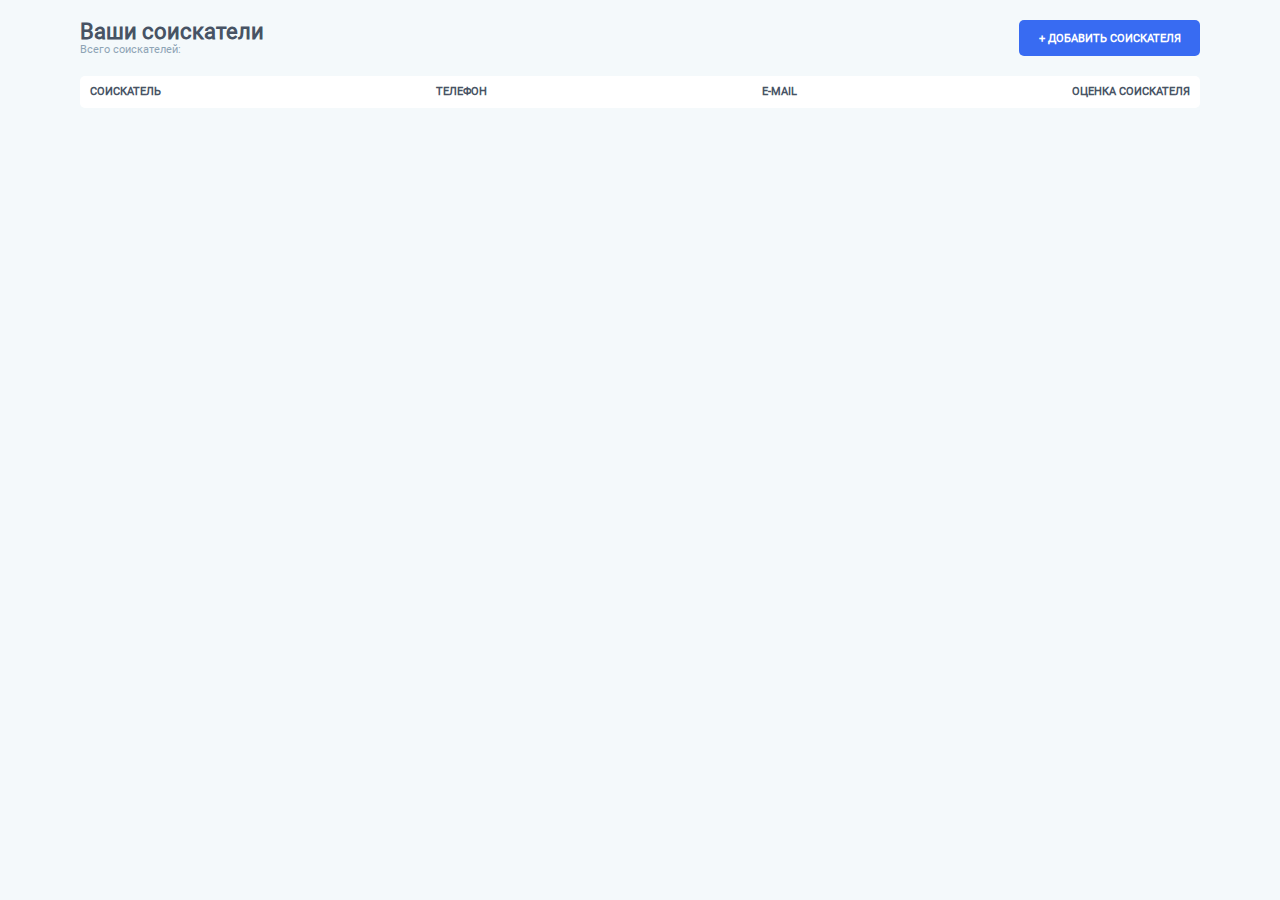
<file: interview/index.html>
<!DOCTYPE html>
<html lang="ru">
  <head>
    <meta charset="UTF-8">
    <meta name="viewport" content="width=device-width, initial-scale=1.0">
    <meta http-equiv="X-UA-Compatible" content="ie=edge">
    <title>applicants</title>
    <link rel="stylesheet" href="./css/style.css">
    <link rel="icon" href="img/logo.png" type="image/png">
  </head>
  <body>
    <div class="overlay">
      <form class="form" id="form" enctype="multipart/form-data">
        <div class="form__inner"><span class="form__title">Добавление соискателя</span>
          <hr>
              <div class="input-block form__input">
                <div class="input-block__wrapper">
                  <label class="input-block__label ">ФИО
                    <input class="input-block__input " placeholder="Введите ФИО" name="name" type="text">
                  </label>
                </div>
                <div class="input-block__valid">Все поля обязательны для заполнения</div>
              </div>
              <div class="input-block form__input">
                <div class="input-block__wrapper">
                  <label class="input-block__label ">Номер телефона
                    <input class="input-block__input " placeholder="Введите номер телефона" name="phone" type="tel">
                  </label>
                </div>
                <div class="input-block__valid">Все поля обязательны для заполнения</div>
              </div>
              <div class="input-block form__input">
                <div class="input-block__wrapper">
                  <label class="input-block__label ">e-mail
                    <input class="input-block__input " placeholder="Введите email" name="email" type="text">
                  </label>
                </div>
                <div class="input-block__valid">Все поля обязательны для заполнения</div>
              </div><span class="form__input-text">Вакансия</span>
          <label class="input-block">
            <select class="form__select input-block__input" name="vacancy">
              <option>Front-end-developer</option>
              <option>Back-end-developer</option>
              <option>Designer</option>
            </select>
            <div class="input-block__valid">Все поля обязательны для заполнения    </div>
          </label><span class="form__input-text">Фотография </span><span class="form__input-size">Размер файла вложения не должен превышать 50 Мб, для загрузки допустимы следующие форматы файлов: jpg, png</span>
          <div class="form__input-file">
                <div class="input-block form__input-block-file">
                  <div class="input-block__wrapper">
                    <label class="input-block__label input-block__label_file">Выберите файл
                      <input class="input-block__input input-block__input_file" placeholder="" name="file" type="file">
                    </label>
                  </div>
                  <div class="input-block__valid">Все поля обязательны для заполнения</div>
                </div><span class="form__file-name">Файл не выбран</span>
          </div><span class="form__caption">Оценка соискателя </span>
          <div class="form__rating">
            <div class="form__block-rating"><span class="form__rating-text">Оценка резюме: <span class="form__resume-count">1</span></span>
              <div class="form__svg-block">
                <svg class="icon form__resume-star active">
                  <use xlink:href="svg/sprite.svg#star"></use>
                </svg>
                <svg class="icon form__resume-star">
                  <use xlink:href="svg/sprite.svg#star"></use>
                </svg>
                <svg class="icon form__resume-star">
                  <use xlink:href="svg/sprite.svg#star"></use>
                </svg>
                <svg class="icon form__resume-star">
                  <use xlink:href="svg/sprite.svg#star"></use>
                </svg>
                <svg class="icon form__resume-star">
                  <use xlink:href="svg/sprite.svg#star"></use>
                </svg>
              </div>
            </div>
            <div class="form__block-rating"><span class="form__rating-text">Оценка тестового задания: <span class="form__test-count">1</span></span>
              <div class="form__svg-block">
                <svg class="icon form__test-star active">
                  <use xlink:href="svg/sprite.svg#star"></use>
                </svg>
                <svg class="icon form__test-star">
                  <use xlink:href="svg/sprite.svg#star"></use>
                </svg>
                <svg class="icon form__test-star">
                  <use xlink:href="svg/sprite.svg#star"></use>
                </svg>
                <svg class="icon form__test-star">
                  <use xlink:href="svg/sprite.svg#star"></use>
                </svg>
                <svg class="icon form__test-star">
                  <use xlink:href="svg/sprite.svg#star"></use>
                </svg>
              </div>
            </div>
            <div class="form__block-rating"><span class="form__rating-text">Оценка собеседования: <span class="form__interview-count">1</span></span>
              <div class="form__svg-block">
                <svg class="icon form__interview-star active">
                  <use xlink:href="svg/sprite.svg#star"></use>
                </svg>
                <svg class="icon form__interview-star">
                  <use xlink:href="svg/sprite.svg#star"></use>
                </svg>
                <svg class="icon form__interview-star">
                  <use xlink:href="svg/sprite.svg#star"></use>
                </svg>
                <svg class="icon form__interview-star">
                  <use xlink:href="svg/sprite.svg#star"></use>
                </svg>
                <svg class="icon form__interview-star">
                  <use xlink:href="svg/sprite.svg#star"></use>
                </svg>
              </div>
            </div>
          </div>
          <div class="form__btn-block">
            <div class="form__btn form__btn_cancel" id="cancel">Отменить</div>
            <button class="form__btn form__btn_submit" id="submit" type="submit">Добавить</button>
          </div>
        </div>
      </form>
    </div>
    <div class="hero">
      <div class="wrapper">
        <div class="hero__inner">
          <div class="hero__title-line">
            <div class="hero__title-block"><span class="hero__title">Ваши соискатели</span><span class="hero__subtitle">Всего соискателей: <span class="hero__count"></span></span></div>
            <button class="hero__btn-add">+ Добавить соискателя       </button>
          </div>
          <div class="line"><span class="line__title">Соискатель</span><span class="line__title">Телефон</span><span class="line__title">E-mail</span><span class="line__title">Оценка соискателя</span></div>
        </div>
      </div>
    </div>
    <script src="js/main.min.js"></script>
  </body>
</html>
</file>
<file: interview/css/style.css>
/*! normalize.css v8.0.1 | MIT License | github.com/necolas/normalize.css */html{line-height:1.15;-webkit-text-size-adjust:100%}details,main{display:block}h1{font-size:2em}hr{box-sizing:content-box;height:0;overflow:visible}code,kbd,pre,samp{font-family:monospace,monospace;font-size:1em}a{background-color:transparent;text-decoration:none;color:inherit}abbr[title]{border-bottom:none;text-decoration:underline;-webkit-text-decoration:underline dotted;text-decoration:underline dotted}b,strong{font-weight:bolder}small{font-size:80%}sub,sup{font-size:75%;line-height:0;position:relative;vertical-align:baseline}sub{bottom:-.25em}sup{top:-.5em}img{border-style:none}button,input,optgroup,select,textarea{font-family:inherit;font-size:100%;line-height:1.15;margin:0}button,input{overflow:visible}button,select{text-transform:none}[type=button],[type=reset],[type=submit],button{-webkit-appearance:button}[type=button]::-moz-focus-inner,[type=reset]::-moz-focus-inner,[type=submit]::-moz-focus-inner,button::-moz-focus-inner{border-style:none;padding:0}[type=button]:-moz-focusring,[type=reset]:-moz-focusring,[type=submit]:-moz-focusring,button:-moz-focusring{outline:ButtonText dotted 1px}fieldset{padding:.35em .75em .625em}legend{box-sizing:border-box;color:inherit;display:table;max-width:100%;padding:0;white-space:normal}progress{vertical-align:baseline}textarea{overflow:auto}[type=checkbox],[type=radio]{box-sizing:border-box;padding:0}[type=number]::-webkit-inner-spin-button,[type=number]::-webkit-outer-spin-button{height:auto}[type=search]{-webkit-appearance:textfield;outline-offset:-2px}[type=search]::-webkit-search-decoration{-webkit-appearance:none}::-webkit-file-upload-button{-webkit-appearance:button;font:inherit}summary{display:list-item}[hidden],template{display:none}@font-face{font-family:Roboto-Regular;font-weight:400;font-style:normal;src:url(../fonts/Roboto-Regular.eot);src:url(../fonts/Roboto-Regular.eot?#iefix) format("embedded-opentype"),url(../fonts/Roboto-Regular.woff) format("woff"),url(../fonts/Roboto-Regular.ttf) format("truetype")}@font-face{font-family:Roboto-Bold;font-weight:700;font-style:normal;src:url(../fonts/Roboto-Bold.eot);src:url(../fonts/Roboto-Bold.eot?#iefix) format("embedded-opentype"),url(../fonts/Roboto-Bold.woff) format("woff"),url(../fonts/Roboto-Bold.ttf) format("truetype")}.icon{display:inline-block;width:1em;height:1em;fill:currentColor}.icon-email{font-size:1.2rem;width:1.16667em}.icon-phone{font-size:1.4rem;width:1em}.icon-star{font-size:1.5rem;width:1em}.slick-slider{position:relative;display:block;box-sizing:border-box;-webkit-touch-callout:none;-webkit-user-select:none;-moz-user-select:none;-ms-user-select:none;user-select:none;touch-action:pan-y;-webkit-tap-highlight-color:transparent}.slick-list{position:relative;overflow:hidden;display:block;margin:0;padding:0}.slick-list:focus{outline:0}.slick-list.dragging{cursor:pointer;cursor:hand}.slick-slider .slick-list,.slick-slider .slick-track{-webkit-transform:translate3d(0,0,0);transform:translate3d(0,0,0)}.slick-track{position:relative;left:0;top:0;display:block;margin-left:auto;margin-right:auto}.slick-track:after,.slick-track:before{content:"";display:table}.slick-track:after{clear:both}.slick-loading .slick-track{visibility:hidden}.slick-slide{float:left;height:100%;min-height:1px;display:none}[dir=rtl] .slick-slide{float:right}.slick-slide img{display:block}.slick-slide.slick-loading img{display:none}.slick-slide.dragging img{pointer-events:none}.slick-initialized .slick-slide{display:block}.slick-loading .slick-slide{visibility:hidden}.slick-vertical .slick-slide{display:block;height:auto;border:1px solid transparent}.slick-arrow.slick-hidden{display:none}/*! nouislider - 14.0.3 - 10/10/2019 */.noUi-target,.noUi-target *{-webkit-touch-callout:none;-webkit-tap-highlight-color:transparent;-webkit-user-select:none;touch-action:none;-ms-user-select:none;-moz-user-select:none;user-select:none;box-sizing:border-box}.noUi-target{position:relative;direction:ltr;background:#fafafa;border-radius:4px;border:1px solid #d3d3d3;box-shadow:inset 0 1px 1px #f0f0f0,0 3px 6px -5px #bbb}.noUi-base,.noUi-connects{width:100%;height:100%;position:relative;z-index:1}.noUi-connects{overflow:hidden;z-index:0;border-radius:3px}.noUi-connect,.noUi-origin{will-change:transform;position:absolute;z-index:1;top:0;left:0;-ms-transform-origin:0 0;-webkit-transform-origin:0 0;-webkit-transform-style:preserve-3d;transform-origin:0 0;-webkit-transform-style:flat;transform-style:flat}.noUi-connect{height:100%;width:100%;background:#3fb8af}.noUi-origin{height:10%;width:10%}html:not([dir=rtl]) .noUi-horizontal .noUi-origin{left:auto;right:0}.noUi-vertical .noUi-origin{width:0}.noUi-horizontal .noUi-origin{height:0}.noUi-touch-area{height:100%;width:100%}.noUi-state-tap .noUi-connect,.noUi-state-tap .noUi-origin{-webkit-transition:-webkit-transform .3s;transition:transform .3s;transition:transform .3s,-webkit-transform .3s}.noUi-state-drag *{cursor:inherit!important}.noUi-horizontal{height:18px}.noUi-horizontal .noUi-handle{width:34px;height:28px;left:-17px;top:-6px}.noUi-vertical{width:18px}.noUi-vertical .noUi-handle{width:28px;height:34px;left:-6px;top:-17px}html:not([dir=rtl]) .noUi-horizontal .noUi-handle{right:-17px;left:auto}.noUi-draggable{cursor:ew-resize}.noUi-vertical .noUi-draggable{cursor:ns-resize}.noUi-handle{-webkit-backface-visibility:hidden;backface-visibility:hidden;position:absolute;border:1px solid #d9d9d9;border-radius:3px;background:#fff;cursor:default;box-shadow:inset 0 0 1px #fff,inset 0 1px 7px #ebebeb,0 3px 6px -3px #bbb}.noUi-active{box-shadow:inset 0 0 1px #fff,inset 0 1px 7px #ddd,0 3px 6px -3px #bbb}.noUi-handle:after,.noUi-handle:before{content:"";display:block;position:absolute;height:14px;width:1px;background:#e8e7e6;left:14px;top:6px}.noUi-handle:after{left:17px}.noUi-vertical .noUi-handle:after,.noUi-vertical .noUi-handle:before{width:14px;height:1px;left:6px;top:14px}.noUi-vertical .noUi-handle:after{top:17px}[disabled] .noUi-connect{background:#b8b8b8}[disabled] .noUi-handle,[disabled].noUi-handle,[disabled].noUi-target{cursor:not-allowed}.noUi-pips,.noUi-pips *{box-sizing:border-box}.noUi-pips{position:absolute;color:#999}.noUi-value{position:absolute;white-space:nowrap;text-align:center}.noUi-value-sub{color:#ccc;font-size:10px}.noUi-marker{position:absolute;background:#ccc}.noUi-marker-large,.noUi-marker-sub{background:#aaa}.noUi-pips-horizontal{padding:10px 0;height:80px;top:100%;left:0;width:100%}.noUi-value-horizontal{-webkit-transform:translate(-50%,50%);transform:translate(-50%,50%)}.noUi-rtl .noUi-value-horizontal{-webkit-transform:translate(50%,50%);transform:translate(50%,50%)}.noUi-marker-horizontal.noUi-marker{margin-left:-1px;width:2px;height:5px}.noUi-marker-horizontal.noUi-marker-sub{height:10px}.noUi-marker-horizontal.noUi-marker-large{height:15px}.noUi-pips-vertical{padding:0 10px;height:100%;top:0;left:100%}.noUi-value-vertical{-webkit-transform:translate(0,-50%);transform:translate(0,-50%);padding-left:25px}.noUi-rtl .noUi-value-vertical{-webkit-transform:translate(0,50%);transform:translate(0,50%)}.noUi-marker-vertical.noUi-marker{width:5px;height:2px;margin-top:-1px}.noUi-marker-vertical.noUi-marker-sub{width:10px}.noUi-marker-vertical.noUi-marker-large{width:15px}.noUi-tooltip{display:block;position:absolute;border:1px solid #d9d9d9;border-radius:3px;background:#fff;color:#000;padding:5px;text-align:center;white-space:nowrap}.noUi-horizontal .noUi-tooltip{-webkit-transform:translate(-50%,0);transform:translate(-50%,0);left:50%;bottom:120%}.noUi-vertical .noUi-tooltip{-webkit-transform:translate(0,-50%);transform:translate(0,-50%);top:50%;right:120%}.scroll-wrapper{overflow:hidden!important;padding:0!important;position:relative}.scroll-wrapper>.scroll-content{border:none!important;box-sizing:content-box!important;height:auto;left:0;margin:0;max-height:none;max-width:none!important;overflow:scroll!important;padding:0;position:relative!important;top:0;width:auto!important}.scroll-wrapper>.scroll-content::-webkit-scrollbar{height:0;width:0}.scroll-element{display:none}.scroll-element,.scroll-element div{box-sizing:content-box}.scroll-element.scroll-x.scroll-scrollx_visible,.scroll-element.scroll-y.scroll-scrolly_visible{display:block}.scroll-element .scroll-arrow,.scroll-element .scroll-bar{cursor:default}.scroll-textarea{border:1px solid #ccc;border-top-color:#999}.scroll-textarea>.scroll-content{overflow:hidden!important}.scroll-textarea>.scroll-content>textarea{border:none!important;box-sizing:border-box;height:100%!important;margin:0;max-height:none!important;max-width:none!important;overflow:scroll!important;outline:0;padding:2px;position:relative!important;top:0;width:100%!important}.scroll-textarea>.scroll-content>textarea::-webkit-scrollbar{height:0;width:0}.scrollbar-inner>.scroll-element,.scrollbar-inner>.scroll-element div{border:none;margin:0;padding:0;position:absolute;z-index:10}.scrollbar-inner>.scroll-element div{display:block;height:100%;left:0;top:0;width:100%}.scrollbar-inner>.scroll-element.scroll-x{bottom:2px;height:8px;left:0;width:100%}.scrollbar-inner>.scroll-element.scroll-y{height:100%;right:2px;top:0;width:8px}.scrollbar-inner>.scroll-element .scroll-element_outer{overflow:hidden}.scrollbar-inner>.scroll-element .scroll-bar,.scrollbar-inner>.scroll-element .scroll-element_outer,.scrollbar-inner>.scroll-element .scroll-element_track{border-radius:8px}.scrollbar-inner>.scroll-element .scroll-bar,.scrollbar-inner>.scroll-element .scroll-element_track{opacity:.4}.scrollbar-inner>.scroll-element .scroll-element_track{background-color:#e0e0e0}.scrollbar-inner>.scroll-element .scroll-bar{background-color:#c2c2c2}.scrollbar-inner>.scroll-element.scroll-draggable .scroll-bar,.scrollbar-inner>.scroll-element:hover .scroll-bar{background-color:#919191}.scrollbar-inner>.scroll-element.scroll-x.scroll-scrolly_visible .scroll-element_track{left:-12px}.scrollbar-inner>.scroll-element.scroll-y.scroll-scrollx_visible .scroll-element_track{top:-12px}.scrollbar-inner>.scroll-element.scroll-x.scroll-scrolly_visible .scroll-element_size{left:-12px}.scrollbar-inner>.scroll-element.scroll-y.scroll-scrollx_visible .scroll-element_size{top:-12px}.scrollbar-outer>.scroll-element,.scrollbar-outer>.scroll-element div{border:none;margin:0;padding:0;position:absolute;z-index:10}.scrollbar-outer>.scroll-element{background-color:#fff}.scrollbar-outer>.scroll-element div{display:block;height:100%;left:0;top:0;width:100%}.scrollbar-outer>.scroll-element.scroll-x{bottom:0;height:12px;left:0;width:100%}.scrollbar-outer>.scroll-element.scroll-y{height:100%;right:0;top:0;width:12px}.scrollbar-outer>.scroll-element.scroll-x .scroll-element_outer{height:8px;top:2px}.scrollbar-outer>.scroll-element.scroll-y .scroll-element_outer{left:2px;width:8px}.scrollbar-outer>.scroll-element .scroll-element_outer{overflow:hidden}.scrollbar-outer>.scroll-element .scroll-element_track{background-color:#eee}.scrollbar-outer>.scroll-element .scroll-bar,.scrollbar-outer>.scroll-element .scroll-element_outer,.scrollbar-outer>.scroll-element .scroll-element_track{border-radius:8px}.scrollbar-outer>.scroll-element .scroll-bar{background-color:#d9d9d9}.scrollbar-outer>.scroll-element .scroll-bar:hover{background-color:#c2c2c2}.scrollbar-outer>.scroll-element.scroll-draggable .scroll-bar{background-color:#919191}.scrollbar-outer>.scroll-content.scroll-scrolly_visible{left:-12px;margin-left:12px}.scrollbar-outer>.scroll-content.scroll-scrollx_visible{top:-12px;margin-top:12px}.scrollbar-outer>.scroll-element.scroll-x .scroll-bar{min-width:10px}.scrollbar-outer>.scroll-element.scroll-y .scroll-bar{min-height:10px}.scrollbar-outer>.scroll-element.scroll-x.scroll-scrolly_visible .scroll-element_track{left:-14px}.scrollbar-outer>.scroll-element.scroll-y.scroll-scrollx_visible .scroll-element_track{top:-14px}.scrollbar-outer>.scroll-element.scroll-x.scroll-scrolly_visible .scroll-element_size{left:-14px}.scrollbar-outer>.scroll-element.scroll-y.scroll-scrollx_visible .scroll-element_size{top:-14px}.scrollbar-macosx>.scroll-element,.scrollbar-macosx>.scroll-element div{background:0 0;border:none;margin:0;padding:0;position:absolute;z-index:10}.scrollbar-macosx>.scroll-element div{display:block;height:100%;left:0;top:0;width:100%}.scrollbar-macosx>.scroll-element .scroll-element_track{display:none}.scrollbar-macosx>.scroll-element .scroll-bar{background-color:#6c6e71;display:block;opacity:0;border-radius:7px;-webkit-transition:opacity .2s linear;transition:opacity .2s linear}.scrollbar-macosx:hover>.scroll-element .scroll-bar,.scrollbar-macosx>.scroll-element.scroll-draggable .scroll-bar{opacity:.7}.scrollbar-macosx>.scroll-element.scroll-x{bottom:0;height:0;left:0;min-width:100%;overflow:visible;width:100%}.scrollbar-macosx>.scroll-element.scroll-y{height:100%;min-height:100%;right:0;top:0;width:0}.scrollbar-macosx>.scroll-element.scroll-x .scroll-bar{height:7px;min-width:10px;top:-9px}.scrollbar-macosx>.scroll-element.scroll-y .scroll-bar{left:-9px;min-height:10px;width:7px}.scrollbar-macosx>.scroll-element.scroll-x .scroll-element_outer{left:2px}.scrollbar-macosx>.scroll-element.scroll-x .scroll-element_size{left:-4px}.scrollbar-macosx>.scroll-element.scroll-y .scroll-element_outer{top:2px}.scrollbar-macosx>.scroll-element.scroll-y .scroll-element_size{top:-4px}.scrollbar-macosx>.scroll-element.scroll-x.scroll-scrolly_visible .scroll-element_size{left:-11px}.scrollbar-macosx>.scroll-element.scroll-y.scroll-scrollx_visible .scroll-element_size{top:-11px}.scrollbar-light>.scroll-element,.scrollbar-light>.scroll-element div{border:none;margin:0;overflow:hidden;padding:0;position:absolute;z-index:10}.scrollbar-light>.scroll-element{background-color:#fff}.scrollbar-light>.scroll-element div{display:block;height:100%;left:0;top:0;width:100%}.scrollbar-light>.scroll-element .scroll-element_outer{border-radius:10px}.scrollbar-light>.scroll-element .scroll-element_size{background:url([data-uri]);background:-webkit-gradient(linear,left top,right top,color-stop(0,#dbdbdb),color-stop(100%,#e8e8e8));background:-webkit-linear-gradient(left,#dbdbdb 0,#e8e8e8 100%);background:-webkit-gradient(linear,left top,right top,from(#dbdbdb),to(#e8e8e8));background:linear-gradient(to right,#dbdbdb 0,#e8e8e8 100%);border-radius:10px}.scrollbar-light>.scroll-element.scroll-x{bottom:0;height:17px;left:0;min-width:100%;width:100%}.scrollbar-light>.scroll-element.scroll-y{height:100%;min-height:100%;right:0;top:0;width:17px}.scrollbar-light>.scroll-element .scroll-bar{background:url([data-uri]);background:-webkit-gradient(linear,left top,right top,color-stop(0,#fefefe),color-stop(100%,#f5f5f5));background:-webkit-linear-gradient(left,#fefefe 0,#f5f5f5 100%);background:-webkit-gradient(linear,left top,right top,from(#fefefe),to(#f5f5f5));background:linear-gradient(to right,#fefefe 0,#f5f5f5 100%);border:1px solid #dbdbdb;border-radius:10px}.scrollbar-light>.scroll-content.scroll-scrolly_visible{left:-17px;margin-left:17px}.scrollbar-light>.scroll-content.scroll-scrollx_visible{top:-17px;margin-top:17px}.scrollbar-light>.scroll-element.scroll-x .scroll-bar{height:10px;min-width:10px;top:0}.scrollbar-light>.scroll-element.scroll-y .scroll-bar{left:0;min-height:10px;width:10px}.scrollbar-light>.scroll-element.scroll-x .scroll-element_outer{height:12px;left:2px;top:2px}.scrollbar-light>.scroll-element.scroll-x .scroll-element_size{left:-4px}.scrollbar-light>.scroll-element.scroll-y .scroll-element_outer{left:2px;top:2px;width:12px}.scrollbar-light>.scroll-element.scroll-y .scroll-element_size{top:-4px}.scrollbar-light>.scroll-element.scroll-x.scroll-scrolly_visible .scroll-element_size{left:-19px}.scrollbar-light>.scroll-element.scroll-y.scroll-scrollx_visible .scroll-element_size{top:-19px}.scrollbar-light>.scroll-element.scroll-x.scroll-scrolly_visible .scroll-element_track{left:-19px}.scrollbar-light>.scroll-element.scroll-y.scroll-scrollx_visible .scroll-element_track{top:-19px}.scrollbar-rail>.scroll-element,.scrollbar-rail>.scroll-element div{border:none;margin:0;overflow:hidden;padding:0;position:absolute;z-index:10}.scrollbar-rail>.scroll-element{background-color:#fff}.scrollbar-rail>.scroll-element div{display:block;height:100%;left:0;top:0;width:100%}.scrollbar-rail>.scroll-element .scroll-element_size{background-color:rgba(0,0,0,.3)}.scrollbar-rail>.scroll-element .scroll-element_outer:hover .scroll-element_size{background-color:rgba(0,0,0,.5)}.scrollbar-rail>.scroll-element.scroll-x{bottom:0;height:12px;left:0;min-width:100%;padding:3px 0 2px;width:100%}.scrollbar-rail>.scroll-element.scroll-y{height:100%;min-height:100%;padding:0 2px 0 3px;right:0;top:0;width:12px}.scrollbar-rail>.scroll-element .scroll-bar{background-color:#d0b9a0;border-radius:2px;box-shadow:1px 1px 3px rgba(0,0,0,.5)}.scrollbar-rail>.scroll-element .scroll-element_outer:hover .scroll-bar{box-shadow:1px 1px 3px rgba(0,0,0,.6)}.scrollbar-rail>.scroll-content.scroll-scrolly_visible{left:-17px;margin-left:17px}.scrollbar-rail>.scroll-content.scroll-scrollx_visible{margin-top:17px;top:-17px}.scrollbar-rail>.scroll-element.scroll-x .scroll-bar{height:10px;min-width:10px;top:1px}.scrollbar-rail>.scroll-element.scroll-y .scroll-bar{left:1px;min-height:10px;width:10px}.scrollbar-rail>.scroll-element.scroll-x .scroll-element_outer{height:15px;left:5px}.scrollbar-rail>.scroll-element.scroll-x .scroll-element_size{height:2px;left:-10px;top:5px}.scrollbar-rail>.scroll-element.scroll-y .scroll-element_outer{top:5px;width:15px}.scrollbar-rail>.scroll-element.scroll-y .scroll-element_size{left:5px;top:-10px;width:2px}.scrollbar-rail>.scroll-element.scroll-x.scroll-scrolly_visible .scroll-element_size{left:-25px}.scrollbar-rail>.scroll-element.scroll-y.scroll-scrollx_visible .scroll-element_size{top:-25px}.scrollbar-rail>.scroll-element.scroll-x.scroll-scrolly_visible .scroll-element_track{left:-25px}.scrollbar-rail>.scroll-element.scroll-y.scroll-scrollx_visible .scroll-element_track{top:-25px}.scrollbar-dynamic>.scroll-element,.scrollbar-dynamic>.scroll-element div{background:0 0;border:none;margin:0;padding:0;position:absolute;z-index:10}.scrollbar-dynamic>.scroll-element div{display:block;height:100%;left:0;top:0;width:100%}.scrollbar-dynamic>.scroll-element.scroll-x{bottom:2px;height:7px;left:0;min-width:100%;width:100%}.scrollbar-dynamic>.scroll-element.scroll-y{height:100%;min-height:100%;right:2px;top:0;width:7px}.scrollbar-dynamic>.scroll-element .scroll-element_outer{opacity:.3;border-radius:12px}.scrollbar-dynamic>.scroll-element .scroll-element_size{background-color:#ccc;opacity:0;border-radius:12px;-webkit-transition:opacity .2s;transition:opacity .2s}.scrollbar-dynamic>.scroll-element .scroll-bar{background-color:#6c6e71;border-radius:7px}.scrollbar-dynamic>.scroll-element.scroll-x .scroll-bar{bottom:0;height:7px;min-width:24px;top:auto}.scrollbar-dynamic>.scroll-element.scroll-y .scroll-bar{left:auto;min-height:24px;right:0;width:7px}.scrollbar-dynamic>.scroll-element.scroll-x .scroll-element_outer{bottom:0;top:auto;left:2px;-webkit-transition:height .2s;transition:height .2s}.scrollbar-dynamic>.scroll-element.scroll-y .scroll-element_outer{left:auto;right:0;top:2px;-webkit-transition:width .2s;transition:width .2s}.scrollbar-dynamic>.scroll-element.scroll-x .scroll-element_size{left:-4px}.scrollbar-dynamic>.scroll-element.scroll-y .scroll-element_size{top:-4px}.scrollbar-dynamic>.scroll-element.scroll-x.scroll-scrolly_visible .scroll-element_size{left:-11px}.scrollbar-dynamic>.scroll-element.scroll-y.scroll-scrollx_visible .scroll-element_size{top:-11px}.scrollbar-dynamic>.scroll-element.scroll-draggable .scroll-element_outer,.scrollbar-dynamic>.scroll-element:hover .scroll-element_outer{overflow:hidden;opacity:.7}.scrollbar-dynamic>.scroll-element.scroll-draggable .scroll-element_outer .scroll-element_size,.scrollbar-dynamic>.scroll-element:hover .scroll-element_outer .scroll-element_size{opacity:1}.scrollbar-dynamic>.scroll-element.scroll-draggable .scroll-element_outer .scroll-bar,.scrollbar-dynamic>.scroll-element:hover .scroll-element_outer .scroll-bar{height:100%;width:100%;border-radius:12px}.scrollbar-dynamic>.scroll-element.scroll-x.scroll-draggable .scroll-element_outer,.scrollbar-dynamic>.scroll-element.scroll-x:hover .scroll-element_outer{height:20px;min-height:7px}.scrollbar-dynamic>.scroll-element.scroll-y.scroll-draggable .scroll-element_outer,.scrollbar-dynamic>.scroll-element.scroll-y:hover .scroll-element_outer{min-width:7px;width:20px}.scrollbar-chrome>.scroll-element,.scrollbar-chrome>.scroll-element div{border:none;margin:0;overflow:hidden;padding:0;position:absolute;z-index:10}.scrollbar-chrome>.scroll-element{background-color:#fff}.scrollbar-chrome>.scroll-element div{display:block;height:100%;left:0;top:0;width:100%}.scrollbar-chrome>.scroll-element .scroll-element_track{background:#f1f1f1;border:1px solid #dbdbdb}.scrollbar-chrome>.scroll-element.scroll-x{bottom:0;height:16px;left:0;min-width:100%;width:100%}.scrollbar-chrome>.scroll-element.scroll-y{height:100%;min-height:100%;right:0;top:0;width:16px}.scrollbar-chrome>.scroll-element .scroll-bar{background-color:#d9d9d9;border:1px solid #bdbdbd;cursor:default;border-radius:2px}.scrollbar-chrome>.scroll-element .scroll-bar:hover{background-color:#c2c2c2;border-color:#a9a9a9}.scrollbar-chrome>.scroll-element.scroll-draggable .scroll-bar{background-color:#919191;border-color:#7e7e7e}.scrollbar-chrome>.scroll-content.scroll-scrolly_visible{left:-16px;margin-left:16px}.scrollbar-chrome>.scroll-content.scroll-scrollx_visible{top:-16px;margin-top:16px}.scrollbar-chrome>.scroll-element.scroll-x .scroll-bar{height:8px;min-width:10px;top:3px}.scrollbar-chrome>.scroll-element.scroll-y .scroll-bar{left:3px;min-height:10px;width:8px}.scrollbar-chrome>.scroll-element.scroll-x .scroll-element_outer{border-left:1px solid #dbdbdb}.scrollbar-chrome>.scroll-element.scroll-x .scroll-element_track{height:14px;left:-3px}.scrollbar-chrome>.scroll-element.scroll-x .scroll-element_size{height:14px;left:-4px}.scrollbar-chrome>.scroll-element.scroll-y .scroll-element_outer{border-top:1px solid #dbdbdb}.scrollbar-chrome>.scroll-element.scroll-y .scroll-element_track{top:-3px;width:14px}.scrollbar-chrome>.scroll-element.scroll-y .scroll-element_size{top:-4px;width:14px}.scrollbar-chrome>.scroll-element.scroll-x.scroll-scrolly_visible .scroll-element_size{left:-19px}.scrollbar-chrome>.scroll-element.scroll-y.scroll-scrollx_visible .scroll-element_size{top:-19px}.scrollbar-chrome>.scroll-element.scroll-x.scroll-scrolly_visible .scroll-element_track{left:-19px}.scrollbar-chrome>.scroll-element.scroll-y.scroll-scrollx_visible .scroll-element_track{top:-19px}.scrollbar-external_wrapper{position:relative}.external-scroll_x,.external-scroll_y{display:none;position:absolute}.external-scroll_y.scroll-scrolly_visible{display:block}.external-scroll_x div,.external-scroll_y div{height:100%;position:absolute;width:100%}.mfp-bg{top:0;left:0;width:100%;height:100%;z-index:1042;overflow:hidden;position:fixed;background:#0b0b0b;opacity:.8}.mfp-wrap{top:0;left:0;width:100%;height:100%;z-index:1043;position:fixed;outline:0!important;-webkit-backface-visibility:hidden}.mfp-container{text-align:center;position:absolute;width:100%;height:100%;left:0;top:0;padding:0 8px;box-sizing:border-box}.mfp-container:before{content:'';display:inline-block;height:100%;vertical-align:middle}.mfp-align-top .mfp-container:before{display:none}.mfp-content{position:relative;display:inline-block;vertical-align:middle;margin:0 auto;text-align:left;z-index:1045}.mfp-ajax-holder .mfp-content,.mfp-inline-holder .mfp-content{width:100%;cursor:auto}.mfp-ajax-cur{cursor:progress}.mfp-zoom-out-cur,.mfp-zoom-out-cur .mfp-image-holder .mfp-close{cursor:-webkit-zoom-out;cursor:zoom-out}.mfp-zoom{cursor:pointer;cursor:-webkit-zoom-in;cursor:zoom-in}.mfp-auto-cursor .mfp-content{cursor:auto}.mfp-arrow,.mfp-close,.mfp-counter,.mfp-preloader{-webkit-user-select:none;-moz-user-select:none;-ms-user-select:none;user-select:none}.mfp-loading.mfp-figure{display:none}.mfp-hide{display:none!important}.mfp-preloader{color:#ccc;position:absolute;top:50%;width:auto;text-align:center;margin-top:-.8em;left:8px;right:8px;z-index:1044}.mfp-preloader a{color:#ccc}.mfp-preloader a:hover{color:#fff}.mfp-s-error .mfp-content,.mfp-s-ready .mfp-preloader{display:none}button.mfp-arrow,button.mfp-close{overflow:visible;cursor:pointer;background:0 0;border:0;-webkit-appearance:none;display:block;outline:0;padding:0;z-index:1046;box-shadow:none;touch-action:manipulation}button::-moz-focus-inner{padding:0;border:0}.mfp-close{width:44px;height:44px;line-height:44px;position:absolute;right:0;top:0;text-decoration:none;text-align:center;opacity:.65;padding:0 0 18px 10px;color:#fff;font-style:normal;font-size:28px;font-family:Arial,Baskerville,monospace}.mfp-close:focus,.mfp-close:hover{opacity:1}.mfp-close:active{top:1px}.mfp-close-btn-in .mfp-close{color:#333}.mfp-iframe-holder .mfp-close,.mfp-image-holder .mfp-close{color:#fff;right:-6px;text-align:right;padding-right:6px;width:100%}.mfp-counter{position:absolute;top:0;right:0;color:#ccc;font-size:12px;line-height:18px;white-space:nowrap}.mfp-arrow{position:absolute;opacity:.65;margin:-55px 0 0;top:50%;padding:0;width:90px;height:110px;-webkit-tap-highlight-color:transparent}.mfp-arrow:active{margin-top:-54px}.mfp-arrow:focus,.mfp-arrow:hover{opacity:1}.mfp-arrow:after,.mfp-arrow:before{content:'';display:block;width:0;height:0;position:absolute;left:0;top:0;margin-top:35px;margin-left:35px;border:inset transparent}.mfp-arrow:after{border-top-width:13px;border-bottom-width:13px;top:8px}.mfp-arrow:before{border-top-width:21px;border-bottom-width:21px;opacity:.7}.mfp-arrow-left{left:0}.mfp-arrow-left:after{border-right:17px solid #fff;margin-left:31px}.mfp-arrow-left:before{margin-left:25px;border-right:27px solid #3f3f3f}.mfp-arrow-right{right:0}.mfp-arrow-right:after{border-left:17px solid #fff;margin-left:39px}.mfp-arrow-right:before{border-left:27px solid #3f3f3f}.mfp-iframe-holder{padding-top:40px;padding-bottom:40px}.mfp-iframe-holder .mfp-content{line-height:0;width:100%;max-width:900px}.mfp-iframe-holder .mfp-close{top:-40px}.mfp-iframe-scaler{width:100%;height:0;overflow:hidden;padding-top:56.25%}.mfp-iframe-scaler iframe{position:absolute;display:block;top:0;left:0;width:100%;height:100%;box-shadow:0 0 8px rgba(0,0,0,.6);background:#000}img.mfp-img{width:auto;max-width:100%;height:auto;display:block;line-height:0;box-sizing:border-box;padding:40px 0;margin:0 auto}.mfp-figure{line-height:0}.mfp-figure:after{content:'';position:absolute;left:0;top:40px;bottom:40px;display:block;right:0;width:auto;height:auto;z-index:-1;box-shadow:0 0 8px rgba(0,0,0,.6);background:#444}.mfp-figure small{color:#bdbdbd;display:block;font-size:12px;line-height:14px}.mfp-figure figure{margin:0}.mfp-bottom-bar{margin-top:-36px;position:absolute;top:100%;left:0;width:100%;cursor:auto}.mfp-title{text-align:left;line-height:18px;color:#f3f3f3;word-wrap:break-word;padding-right:36px}.mfp-image-holder .mfp-content{max-width:100%}.mfp-gallery .mfp-image-holder .mfp-figure{cursor:pointer}*{-webkit-tap-highlight-color:transparent}a,div{outline:0}body{margin:0;position:relative;min-width:320px;font-family:Roboto-Regular,sans-serif;font-size:16px;overflow-x:hidden;overflow-y:scroll}.wrapper{max-width:1600px;width:100%;padding:0 80px;margin:0 auto;box-sizing:border-box}img{max-width:100%;-webkit-user-select:none;-moz-user-select:-moz-none;-moz-user-select--ms-user-select:none;-moz-user-select-user-select:none}a:hover{text-decoration:none}ul{padding:0;margin:0}li{list-style-type:none}h1,h2,h3,h4{margin:0}button{display:inline-block;cursor:pointer;outline:0;-webkit-transition:.3s;transition:.3s;box-sizing:border-box;text-align:center;-webkit-user-select:none;-moz-user-select:none;-ms-user-select:none;user-select:none}.disabled{display:none!important}.active{display:block!important}.nowrap{white-space:nowrap}input:focus::-webkit-input-placeholder,textarea:focus::-webkit-input-placeholder{color:transparent}input:focus::-moz-placeholder,textarea:focus::-moz-placeholder{color:transparent}input:focus:-moz-placeholder,textarea:focus:-moz-placeholder{color:transparent}input:focus:-ms-input-placeholder,textarea:focus:-ms-input-placeholder{color:transparent}input::-ms-clear{display:none}input,textarea{-webkit-appearance:none;-webkit-border-radius:0;outline:0;cursor:default}input{cursor:text!important}.input-block{width:100%}.input-block__label{width:100%;margin-bottom:4px;color:#475364;font-size:11px;font-weight:700;line-height:12px;text-transform:uppercase}.input-block__input{display:-webkit-box;display:flex;-webkit-box-align:center;align-items:center;height:36px;width:calc(100% - 38px);padding:0 19px;border:1px solid #dce5ea;border-radius:5px;background:#f4f9fb;color:#8ea4b5;font-size:12px;font-weight:400;line-height:12px}.input-block__input_file{display:none}.input-block__wrapper{display:-webkit-box;display:flex;-webkit-box-align:center;align-items:center}.input-block__label_file{display:-webkit-box;display:flex;-webkit-box-pack:center;justify-content:center;-webkit-box-align:center;align-items:center;width:104px;height:26px;margin-top:4px;margin-left:5px;border-radius:5px;background:#386bf2;color:#fff;font-size:10px;cursor:pointer}.input-block__valid{display:none;font-size:10px;color:brown}.overlay{display:none;-webkit-box-align:center;align-items:center;position:fixed;left:0;top:0;width:100%;height:100%;overflow:auto;background:rgba(0,0,0,.6);-webkit-transition:.5s;transition:.5s;z-index:1}.form{width:650px;padding:20px 25px;margin:0 auto;background:#fff;z-index:2;border-radius:5px}.form__title{display:block;margin-bottom:20px;color:#475364;font-size:14px;font-weight:700;line-height:14px;text-transform:uppercase}.form__input{margin-bottom:20px}.form__input-file{display:-webkit-box;display:flex;-webkit-box-align:center;align-items:center;-webkit-box-pack:start;justify-content:flex-start;height:40px;width:100%;border:1px solid #dce5ea;border-radius:5px;background:#f4f9fb;color:#8ea4b5;font-size:12px;font-weight:400;line-height:12px}.form__input-block-file{position:relative;width:auto}.form__input-block-file>.input-block__valid{position:absolute;bottom:-20px;width:200px}.form__input-text{display:block;margin-bottom:4px;color:#475364;font-size:11px;font-weight:700;line-height:12px;text-transform:uppercase}.form__input-size{display:block;margin-bottom:8px;color:#8ea4b5;font-size:10px;font-weight:400;line-height:12px}.form__file-name{margin-left:10px}.form__btn-block{display:-webkit-box;display:flex;width:100%;margin-top:40px}.form__btn{width:50%;height:36px;border:none;border-radius:5px;cursor:pointer;color:#8ea4b5;font-size:11px;font-weight:700;line-height:13px;text-transform:uppercase}.form__btn_cancel{display:-webkit-box;display:flex;-webkit-box-pack:center;justify-content:center;-webkit-box-align:center;align-items:center;border:1px solid #dce5ea;box-sizing:border-box;background:#f4f9fb}.form__btn_submit{margin-left:10px;background:#386bf2;color:#fff}.form__select{display:block;height:41px;width:100%;max-width:100%;margin-bottom:20px;padding-left:19px;font-size:12px;color:#475364;line-height:12px;box-sizing:border-box;border:1px solid #dce5ea;border-radius:5px;-moz-appearance:none;-webkit-appearance:none;appearance:none;background-color:#f4f9fb;background-image:url("data:image/svg+xml,%3C%3Fxml version='1.0' encoding='utf-8'%3F%3E%3Csvg width='8px' height='5px' viewBox='0 0 8 5' version='1.1' xmlns:xlink='http://www.w3.org/1999/xlink' xmlns='http://www.w3.org/2000/svg'%3E%3Cdesc%3ECreated with Lunacy%3C/desc%3E%3Cpath d='M7.88023 1.20412C8.03992 1.06626 8.03992 0.490679 7.88023 0.352879L7.591 0.103333C7.43121 -0.0344443 7.17215 -0.0344443 7.01256 0.103333L3.99996 3.40306L0.987784 0.103333C0.827913 -0.0344443 0.568669 -0.0344443 0.409136 0.103333L0.119904 0.352879C-0.0399679 0.490679 -0.0399679 1.06626 0.119904 1.20412L3.67722 4.89657C3.83686 5.03448 4.38472 5.03448 4.54441 4.89657L7.88023 1.20412' id='select-arrow' fill='%23386BF2' stroke='none' /%3E%3C/svg%3E");background-repeat:no-repeat;background-position:right 12px top 50%,0 0;background-size:8px auto,100%}.form__select::-ms-expand{display:none}.form__caption{display:block;margin:41px 0 16px;color:#475364;font-size:12px;font-weight:700;line-height:14px;text-transform:uppercase}.form__rating{display:-webkit-box;display:flex;-webkit-box-pack:justify;justify-content:space-between}.form__rating-text{display:block;margin-bottom:6px;color:#475364;font-size:11px;font-weight:700;line-height:11px;text-transform:uppercase}.form__test-count{display:inline}.form__svg-block{display:-webkit-box;display:flex}.form__interview-star,.form__resume-star,.form__test-star{height:20px;width:20px;margin-right:4px;fill:none;stroke:#6c6e71;cursor:pointer}.form__interview-star:hover,.form__resume-star:hover,.form__test-star:hover{fill:#6c6e71;stroke:#6c6e71}.form__star{height:20px;width:20px;margin-right:4px;fill:none;stroke:#3fb8af}.active{fill:#6c6e71}.select{fill:#3fb8af;stroke:#3fb8af}.visible{display:-webkit-box;display:flex}.hidden{display:none}.hero{height:100vh;background:#f4f9fb}.hero__inner{padding-top:20px}.hero__title{margin-bottom:4px;color:#475364;font-size:22px;font-weight:700;line-height:24px}.hero__subtitle{display:block;color:#8ea4b5;font-size:11px;font-weight:400;line-height:12px}.hero__count{display:inline}.hero__title-line{display:-webkit-box;display:flex;-webkit-box-pack:justify;justify-content:space-between;-webkit-box-align:center;align-items:center;margin-bottom:20px}.hero__btn-add{width:181px;height:36px;border:none;border-radius:5px;color:#fff;font-size:11px;font-weight:700;line-height:11px;text-transform:uppercase;background:#386bf2}.line{display:-webkit-box;display:flex;-webkit-box-align:center;align-items:center;-webkit-box-pack:justify;justify-content:space-between;margin-bottom:2px;padding:10px;color:#475364;background:#fff;border-radius:5px}.line__title{font-size:11px;font-weight:700;line-height:12px;text-transform:uppercase}.line__applicant{display:-webkit-box;display:flex;-webkit-box-align:center;align-items:center;width:450px}.line__photo{height:50px;width:50px;margin-right:15px;border-radius:50%}.line__name{display:block;font-weight:700;line-height:14px;width:350px;overflow:hidden;text-overflow:ellipsis}.line__vacancy{color:#8ea4b5;font-size:12px;font-weight:400;line-height:12px}.line__image{display:-webkit-box;display:flex;-webkit-box-pack:center;justify-content:center;-webkit-box-align:center;align-items:center;width:36px;height:36px;margin-right:15px;background:#f4f9fb;border-radius:5px}.line__svg{width:14px;height:14px;fill:#475364}.line__email-block,.line__phone-block{display:-webkit-box;display:flex;-webkit-box-align:center;align-items:center;width:450px}@media all and (max-width:900px){.mfp-arrow{-webkit-transform:scale(.75);transform:scale(.75)}.mfp-arrow-left{-webkit-transform-origin:0;transform-origin:0}.mfp-arrow-right{-webkit-transform-origin:100%;transform-origin:100%}.mfp-container{padding-left:6px;padding-right:6px}}@media screen and (max-width:800px) and (orientation:landscape),screen and (max-height:300px){.mfp-img-mobile .mfp-image-holder{padding-left:0;padding-right:0}.mfp-img-mobile img.mfp-img{padding:0}.mfp-img-mobile .mfp-figure:after{top:0;bottom:0}.mfp-img-mobile .mfp-figure small{display:inline;margin-left:5px}.mfp-img-mobile .mfp-bottom-bar{background:rgba(0,0,0,.6);bottom:0;margin:0;top:auto;padding:3px 5px;position:fixed;box-sizing:border-box}.mfp-img-mobile .mfp-bottom-bar:empty{padding:0}.mfp-img-mobile .mfp-counter{right:5px;top:3px}.mfp-img-mobile .mfp-close{top:0;right:0;width:35px;height:35px;line-height:35px;background:rgba(0,0,0,.6);position:fixed;text-align:center;padding:0}}
</file>
